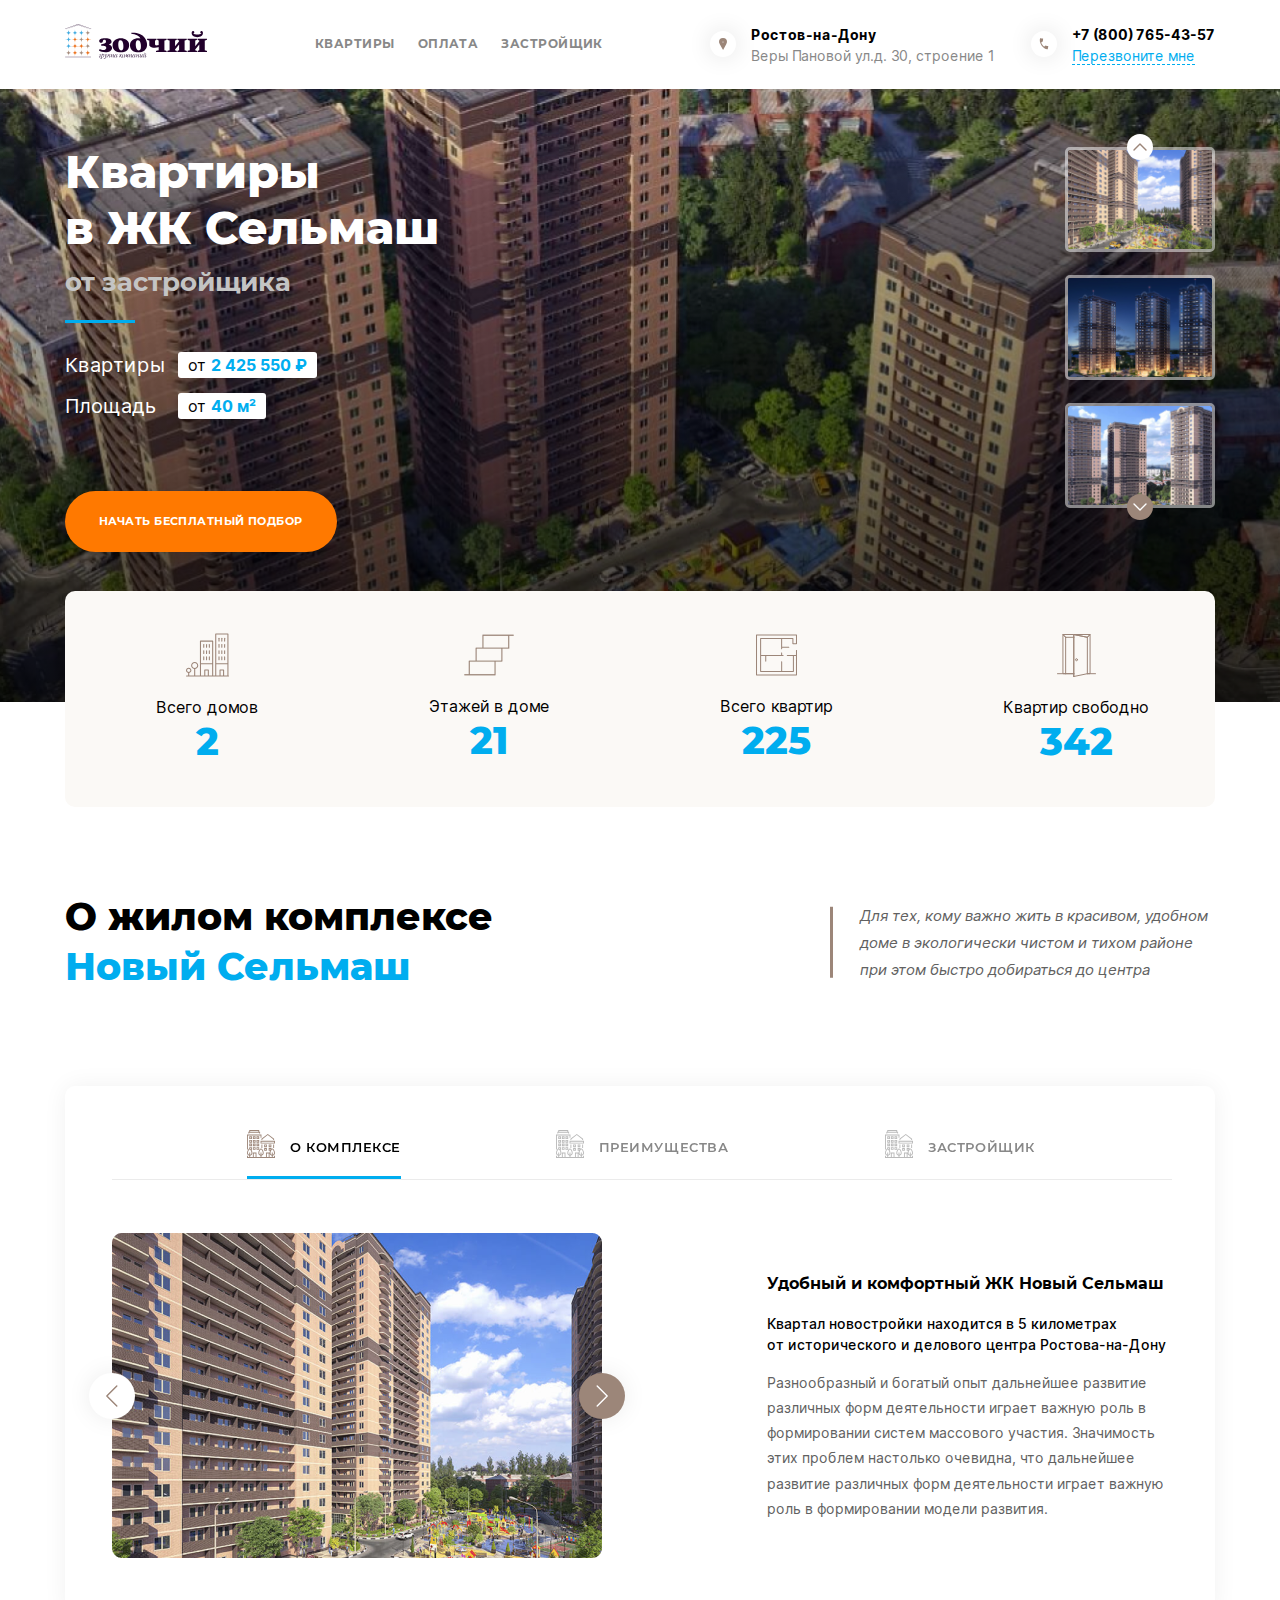
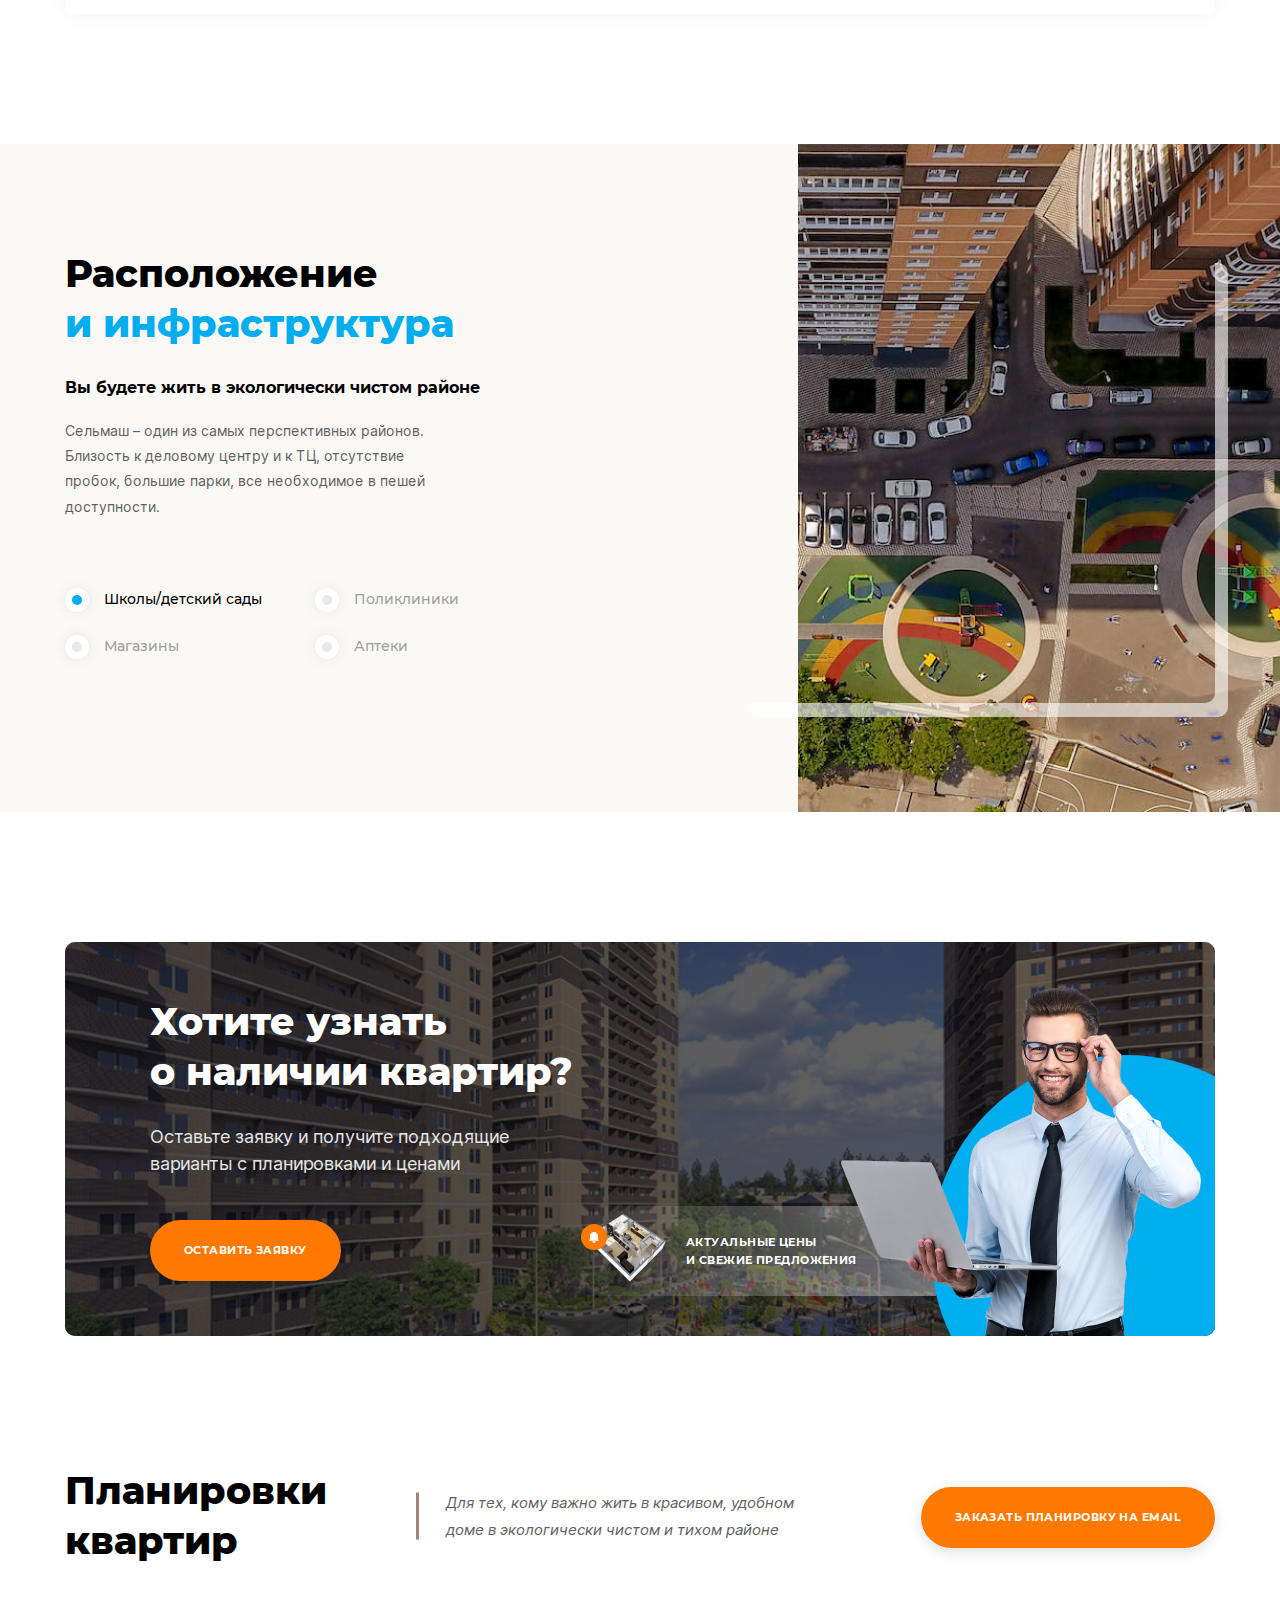
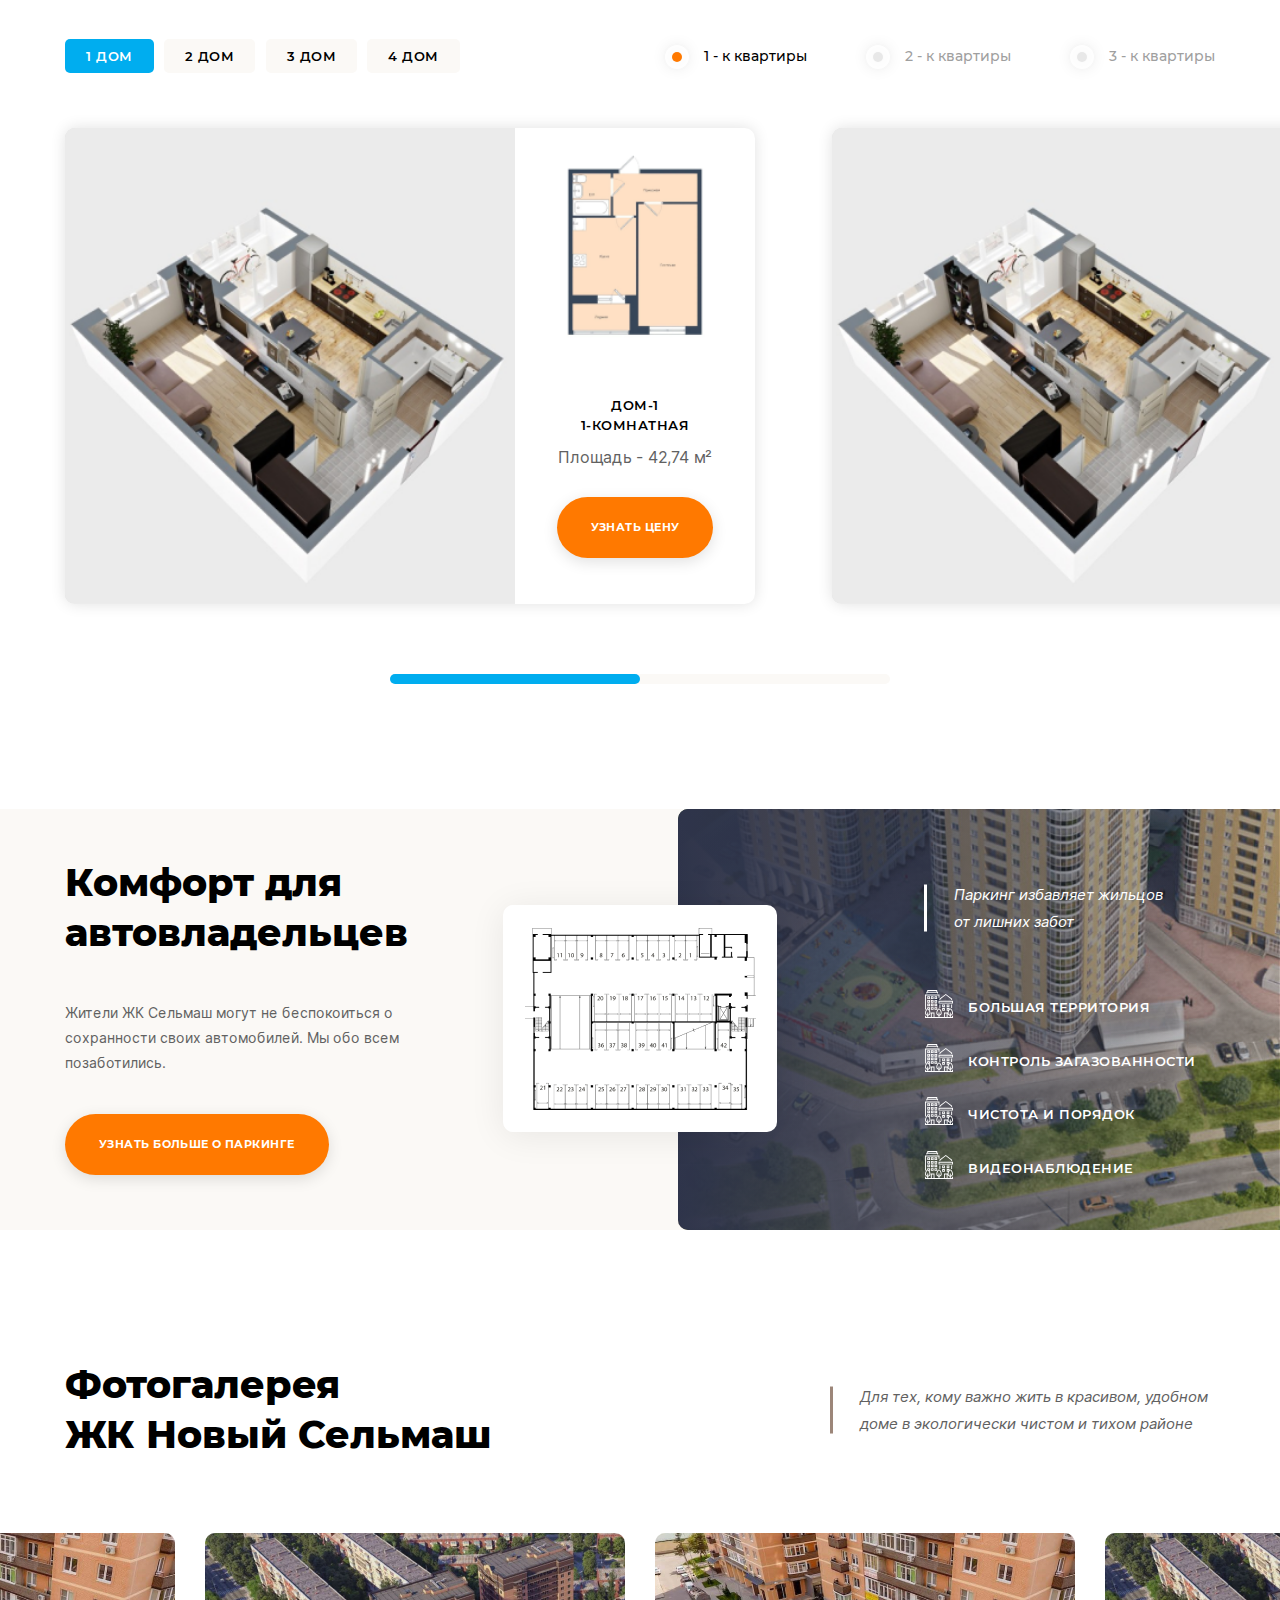
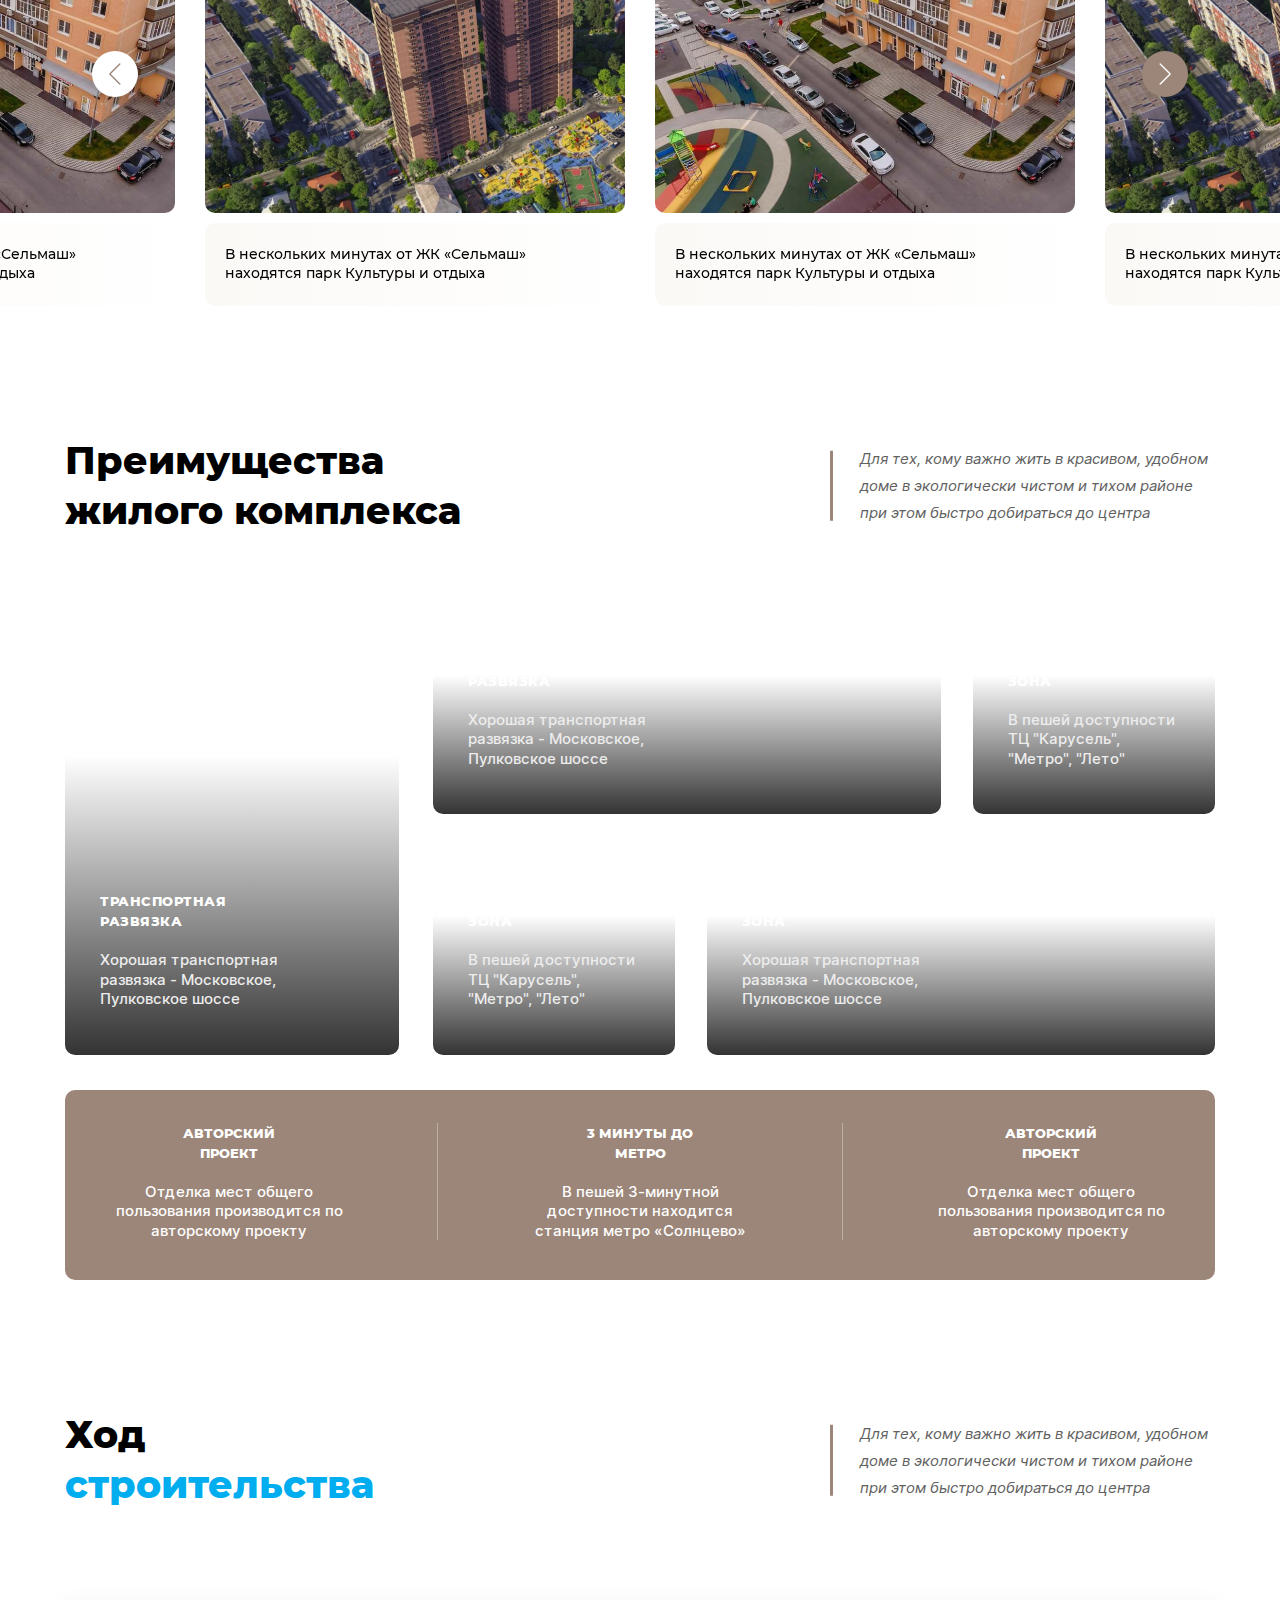
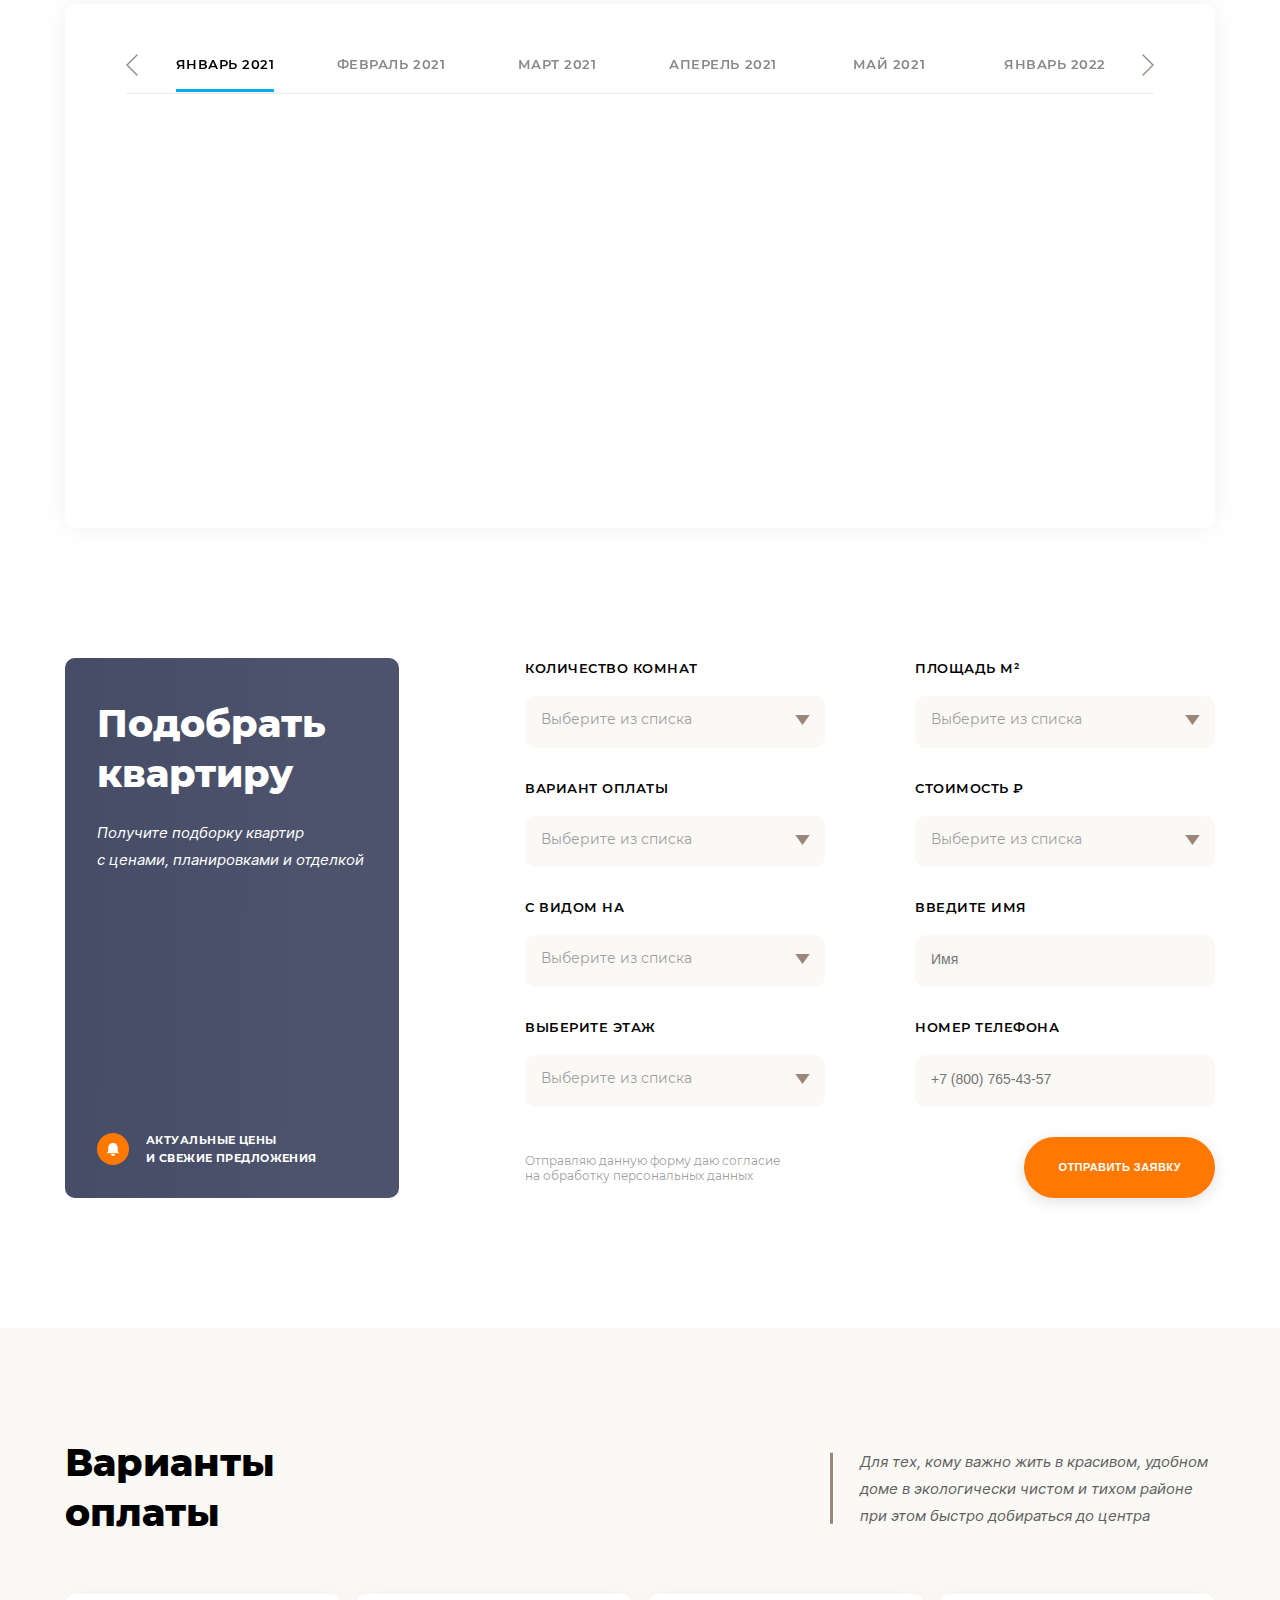
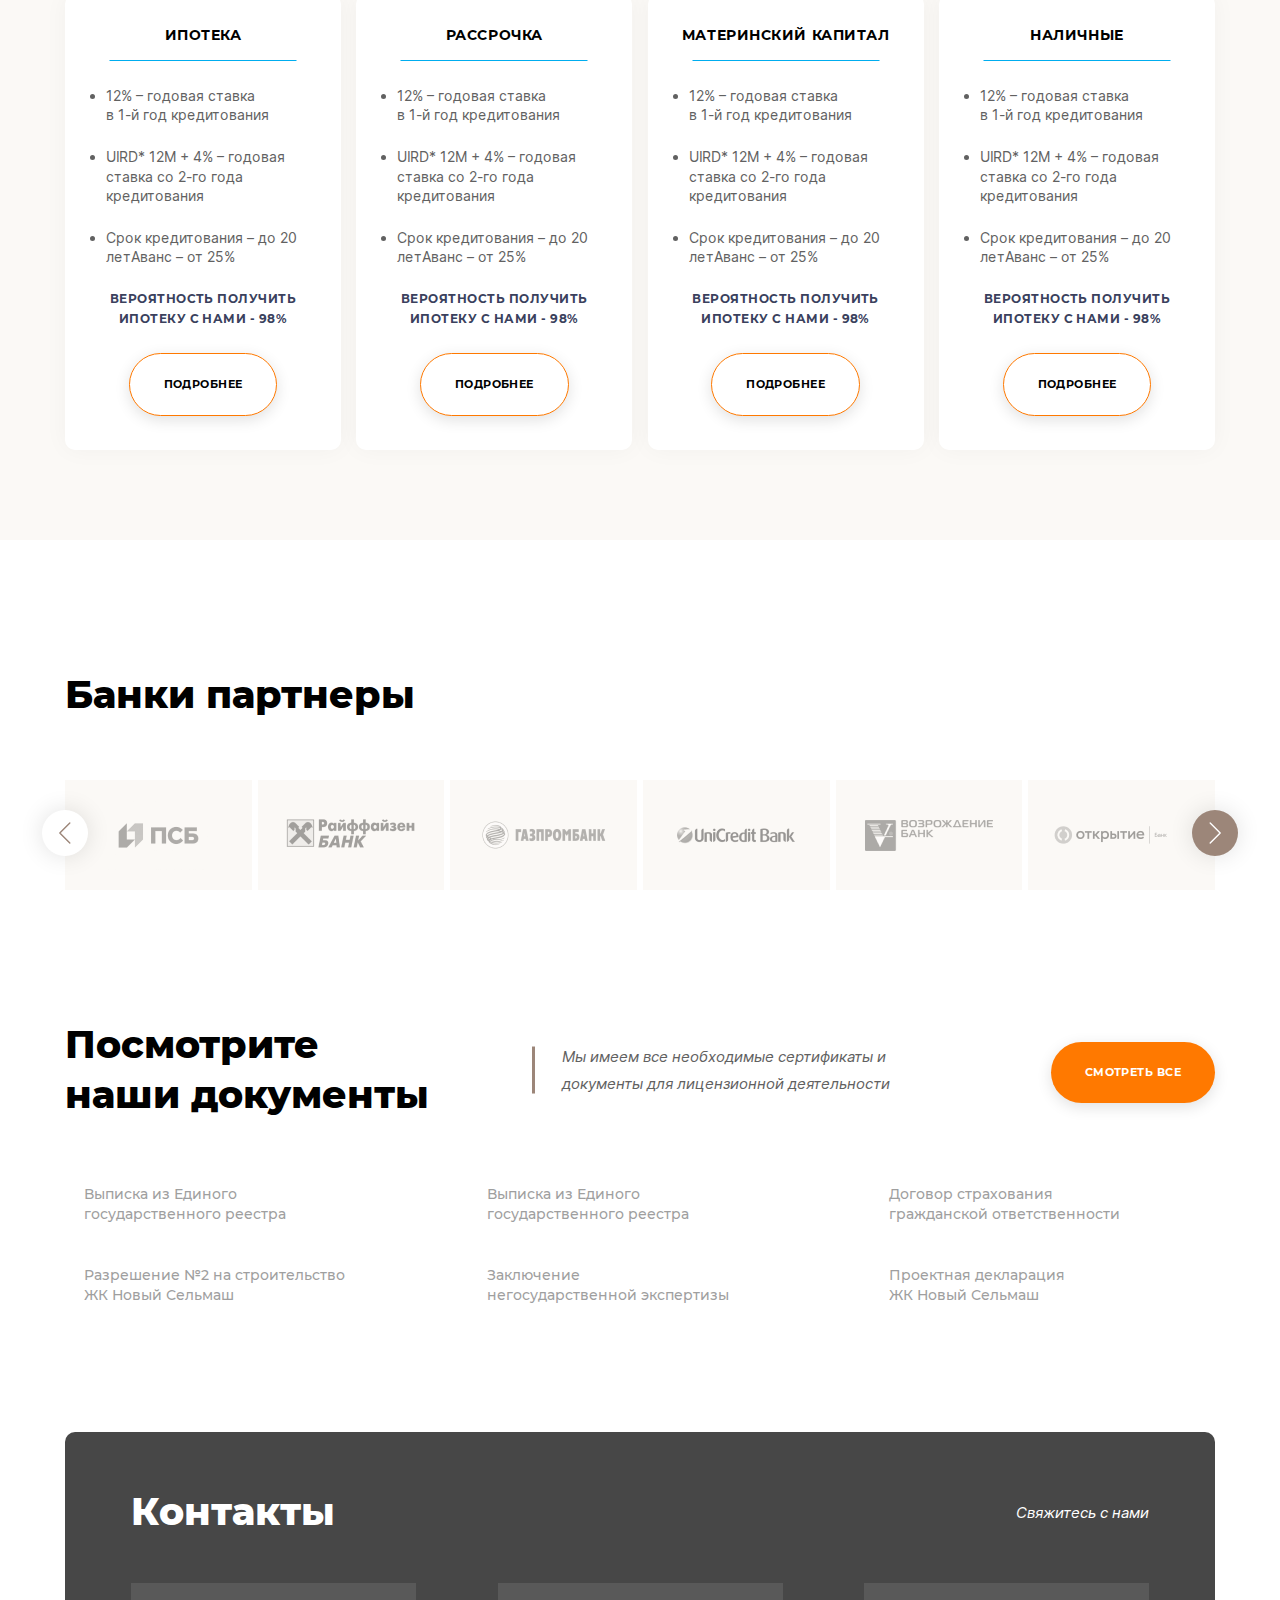
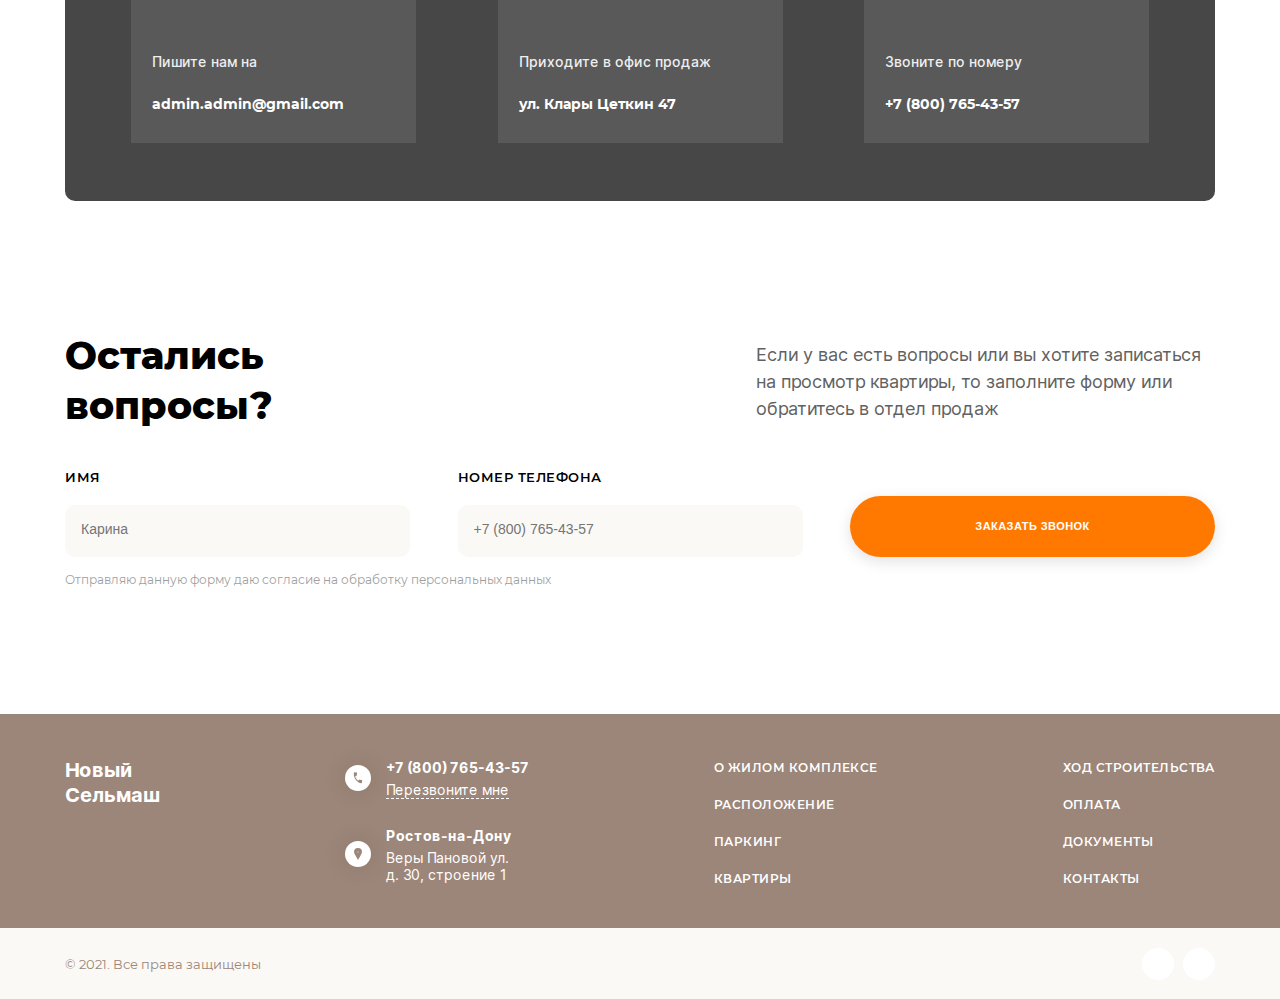
<file: selmash.min/index.html>
<!DOCTYPE html>
<html lang="ru">
<head>
    <meta charset="UTF-8">
    <meta http-equiv="X-UA-Compatible" content="IE=edge">
    <meta name="viewport" content="width=device-width, initial-scale=1.0">
    <link rel="stylesheet" href="libs/swiper.min.css">
    <link rel="stylesheet" href="css/main.min.css">
    <title>Document</title>
</head>
<body>
    <header class="header">
        <div class="container">
            <div class="header__inner">
                <div class="logo header__logo">
                    <img loading="lazy" src="img/logo.svg" alt="Logo" loading="lazy">
                </div>
                <div class="jump-menu">
                    <div class="jump-menu__wrapper">
                        <nav class="page-nav">
                            <ul class="page-nav__list">
                                <li class="page-nav__item">
                                    <a href="#apartments" class="page-nav__link">
                                        Квартиры
                                    </a>
                                </li>
                                <li class="page-nav__item">
                                    <a href="#payment" class="page-nav__link">
                                        Оплата
                                    </a>
                                </li>
                                <li class="page-nav__item">
                                    <a href="#building" class="page-nav__link">
                                        Застройщик
                                    </a>
                                </li>
                            </ul>
                        </nav>
                        <div class="contacts header__contacts">
                            <div class="contacts__item contacts__item-address">
                                <div class="contacts__icon">
                                    <img loading="lazy" src="img/location.svg" alt="Location">
                                </div>
                                <div class="contacts__content">
                                    <div class="contacts__title">
                                        Ростов-на-Дону
                                    </div>
                                    <div class="contacts__text">
                                        Веры Пановой ул.д. 30, строение 1
                                    </div>
                                </div>
                            </div>
                            <div class="contacts__item contacts__item-phone">
                                <div class="contacts__icon">
                                    <img loading="lazy" src="img/phone.svg" alt="Location" loading="lazy">
                                </div>
                                <div class="contacts__content">
                                    <div class="contacts__title">
                                        <a href="tel:+78007654357" class="phone-link">
                                            +7 (800) 765-43-57
                                        </a>
                                    </div>
                                    <div class="contacts__text">
                                        <a href="#consultation" class="callback-link">
                                            Перезвоните мне
                                        </a>
                                    </div>
                                </div>
                            </div>
                        </div>
                        <div class="jump-menu__close" tabindex="0">
                            <img loading="lazy" src="img/close.png" alt="" loading="lazy">
                        </div>
                    </div>
                </div>
                <button class="burger-menu" tabindex="0">
                    <span class="burger-menu__item"></span>
                    <span class="burger-menu__item"></span>
                    <span class="burger-menu__item"></span>
                </button>
            </div>
        </div>
    </header>
    <section class="intro" id="intro">
        <div class="container">
            <div class="intro__inner">
            </div>
        </div>
        <div class="intro-tabs">
            <div class="container">
                <div class="intro-tabs__wrapper">
                    <div class="swiper-btn intro-tabs-prev">
                        <div class="swiper-btn__wrapper">
                            <svg width="14" height="8" viewBox="0 0 14 8" fill="none" xmlns="http://www.w3.org/2000/svg">
                                <path d="M0.999878 1L7.00596 7L12.9999 1" stroke="white" stroke-width="1.4" stroke-miterlimit="10" stroke-linecap="round" stroke-linejoin="round"/>
                            </svg>
                        </div>
                    </div>
                    <div class="intro-tabs__nav tabs__nav">
                        <div class="intro-tabs__header-swiper swiper-container">
                            <div class="swiper-wrapper">
                                <div class="swiper-slide">
                                    <a href="#content-1" class="intro-tabs__link tabs__link tabs__link_active">
                                        <div class="intro-tabs__thumb">
                                            <img loading="lazy" src="img/thumb1.png" alt="" loading="lazy">
                                        </div> 
                                    </a>
                                </div>
                                <div class="swiper-slide">
                                    <a href="#content-2" class="intro-tabs__link tabs__link">
                                        <div class="intro-tabs__thumb">
                                            <img loading="lazy" src="img/thumb2.png" alt="" loading="lazy">
                                        </div> 
                                    </a>
                                </div>
                                <div class="swiper-slide">
                                    <a href="#content-3" class="intro-tabs__link tabs__link">
                                        <div class="intro-tabs__thumb">
                                            <img loading="lazy" src="img/thumb3.png" alt="" loading="lazy">
                                        </div> 
                                    </a>
                                </div>
                                <div class="swiper-slide">
                                    <a href="#content-4" class="intro-tabs__link tabs__link">
                                        <div class="intro-tabs__thumb">
                                            <img loading="lazy" src="img/thumb3.png" alt="" loading="lazy">
                                        </div> 
                                    </a>
                                </div>
                            </div>
                        </div>
                    </div>
                    <div class="swiper-btn intro-tabs-next">
                        <div class="swiper-btn__wrapper">
                            <svg width="14" height="8" viewBox="0 0 14 8" fill="none" xmlns="http://www.w3.org/2000/svg">
                                <path d="M0.999878 1L7.00596 7L12.9999 1" stroke="white" stroke-width="1.4" stroke-miterlimit="10" stroke-linecap="round" stroke-linejoin="round"/>
                            </svg>
                        </div>
                    </div>
                </div>
            </div>
            <div class="intro-tabs__content tabs__content">
                <div class="tabs__pane tabs__pane_fade tabs__pane_show" id="content-1">
                    <div class="tabs__pane-bg">
                        <img loading="lazy" src="img/tabs-pane_bg1.jpg" alt="" loading="lazy">
                    </div>
                    <div class="tabs__pane-overlay"></div>
                    <div class="container">
                        <div class="tabs__pane-content">
                            <div class="tabs__pane-title page-title">
                                <h1>Квартиры <br> в ЖК Сельмаш</h1>
                            </div>
                            <div class="tabs__pane-subtitle page-subtitle">
                                от застройщика
                            </div>
                            <div class="info-list">
                                <div class="info-list__item">
                                    <p>Квартиры</p> <span class="white-bg">от <span class="color-blue">2 425 550 ₽</span></span>
                                </div>
                                <div class="info-list__item">
                                    <p>Площадь</p> <span class="white-bg">от <span class="color-blue">40 м²</span></span>
                                </div>
                            </div>
                            <div class="tabs__pane-btn page-btn">
                                <a href="#apartments" class="page-btn__link">
                                    Начать бесплатный подбор 
                                </a>
                            </div>

                        </div>
                    </div>
                </div>
                <div class="tabs__pane" id="content-2">
                    <div class="tabs__pane-bg">
                        <img loading="lazy" src="img/thumb2.png" alt="" loading="lazy">
                    </div>
                    <div class="tabs__pane-overlay"></div>
                    <div class="container">
                        <div class="tabs__pane-content">
                            <div class="tabs__pane-title page-title">
                                <h1>Экран 2</h1>
                            </div>
                            <div class="tabs__pane-subtitle page-subtitle">
                                от застройщика
                            </div>
                            <div class="info-list">
                                <div class="info-list__item">
                                    <p>Квартиры</p> <span class="white-bg">от <span class="color-blue">2 425 550 ₽</span></span>
                                </div>
                                <div class="info-list__item">
                                    <p>Площадь</p> <span class="white-bg">от <span class="color-blue">40 м²</span></span>
                                </div>
                            </div>
                            <div class="tabs__pane-btn page-btn">
                                <a href="#apartments" class="page-btn__link">
                                    Начать бесплатный подбор 
                                </a>
                            </div>

                        </div>
                    </div>
                </div>
                <div class="tabs__pane" id="content-3">
                    <div class="tabs__pane-bg">
                        <img loading="lazy" src="img/thumb3.png" alt="" loading="lazy">
                    </div>
                    <div class="tabs__pane-overlay"></div>
                    <div class="container">
                        <div class="tabs__pane-content">
                            <div class="tabs__pane-title page-title">
                                <h1>Экран 3</h1>
                            </div>
                            <div class="tabs__pane-subtitle page-subtitle">
                                от застройщика
                            </div>
                            <div class="info-list">
                                <div class="info-list__item">
                                    <p>Квартиры</p> <span class="white-bg">от <span class="color-blue">2 425 550 ₽</span></span>
                                </div>
                                <div class="info-list__item">
                                    <p>Площадь</p> <span class="white-bg">от <span class="color-blue">40 м²</span></span>
                                </div>
                            </div>
                            <div class="tabs__pane-btn page-btn">
                                <a href="#apartments" class="page-btn__link">
                                    Начать бесплатный подбор 
                                </a>
                            </div>
                        </div>
                    </div>
                </div>
                <div class="tabs__pane" id="content-4">
                    <div class="tabs__pane-bg">
                        <img loading="lazy" src="img/thumb3.png" alt="" loading="lazy">
                    </div>
                    <div class="tabs__pane-overlay"></div>
                    <div class="container">
                        <div class="tabs__pane-content">
                            <div class="tabs__pane-title page-title">
                                <h1>Экран 4</h1>
                            </div>
                            <div class="tabs__pane-subtitle page-subtitle">
                                от застройщика
                            </div>
                            <div class="info-list">
                                <div class="info-list__item">
                                    <p>Квартиры</p> <span class="white-bg">от <span class="color-blue">2 425 550 ₽</span></span>
                                </div>
                                <div class="info-list__item">
                                    <p>Площадь</p> <span class="white-bg">от <span class="color-blue">40 м²</span></span>
                                </div>
                            </div>
                            <div class="tabs__pane-btn page-btn">
                                <a href="#apartments" class="page-btn__link">
                                    Начать бесплатный подбор 
                                </a>
                            </div>
                        </div>
                    </div>
                </div>
            </div>

        </div>
    </section>
    <section class="about" id="about">
        <div class="container">
            <div class="about__inner">
                <div class="numbers">
                    <div class="numbers__list">
                        <div class="numbers__item">
                            <div class="numbers__pic">
                                <img loading="lazy" src="img/number1.svg" alt="Дом" loading="lazy">
                            </div>
                            <div class="numbers__text">
                                Всего домов
                            </div>
                            <div class="numbers__num">
                                2
                            </div>
                        </div>
                        <div class="numbers__item">
                            <div class="numbers__pic">
                                <img loading="lazy" src="img/number2.svg" alt="Дом">
                            </div>
                            <div class="numbers__text">
                                Этажей в доме
                            </div>
                            <div class="numbers__num">
                                21
                            </div>
                        </div>
                        <div class="numbers__item">
                            <div class="numbers__pic">
                                <img loading="lazy" src="img/number3.svg" alt="Дом">
                            </div>
                            <div class="numbers__text">
                                Всего квартир
                            </div>
                            <div class="numbers__num">
                                225
                            </div>
                        </div>
                        <div class="numbers__item">
                            <div class="numbers__pic">
                                <img loading="lazy" src="img/number4.svg" alt="Дом">
                            </div>
                            <div class="numbers__text">
                                Квартир свободно
                            </div>
                            <div class="numbers__num">
                                342
                            </div>
                        </div>
                    </div>
                </div>
                <div class="section-title about__title">
                    <h2>О жилом комплексе <br>
                        <span class="color-blue">Новый Сельмаш</span> </h2>
                    <div class="section-title__text">
                        Для тех, кому важно жить в красивом, удобном
                        доме в экологически чистом и тихом районе 
                        при этом быстро добираться до центра
                    </div>
                </div>
                <div class="about__content">
                    <div class="about-tabs">
                        <div class="about-tabs__nav-swiper">
                            <div class="about-btn-prev about-btn">
                                <svg width="12" height="22" viewBox="0 0 12 22" fill="none" xmlns="http://www.w3.org/2000/svg">
                                    <path d="M11 21L1 10.9899L11 1" stroke="#9C8679" stroke-width="1.4" stroke-miterlimit="10" stroke-linecap="round" stroke-linejoin="round"/>
                                </svg>
                            </div>
                            <div class="tabs__nav about-tabs__nav about-tabs__swiper-container">
                                <div class="swiper-wrapper">
                                    <div class="swiper-slide">
                                        <a href="#content-about-1" class="about-tabs__link tabs__link tabs__link_active">
                                            <div class="about-tabs__nav-item">
                                                <div class="about-tabs__nav-icon">
                                                    <svg width="28" height="28" viewBox="0 0 28 28" fill="none" xmlns="http://www.w3.org/2000/svg">
                                                        <path d="M13.5484 10.8387V13.5484H28V10.8387H13.5484ZM27.0968 12.6452H14.4516V11.7419H27.0968V12.6452Z" fill="#B9B9B9"/>
                                                        <path d="M14.4516 9.93548H15.3548V9.25445L20.7742 5.08606L26.1935 9.25445V9.93548H27.0968V8.81006L20.7742 3.94619L14.4516 8.81006V9.93548Z" fill="#B9B9B9"/>
                                                        <path d="M28 23.0323C28 21.765 27.5642 20.5226 26.7725 19.5332L26.3769 19.0386C26.1118 18.7067 25.7157 18.5161 25.2903 18.5161C24.953 18.5161 24.6368 18.6403 24.3871 18.8553V18.0645H21.6774V20.7742H23.0589C22.7473 21.4823 22.5806 22.2523 22.5806 23.0323C22.5806 24.3722 23.5593 25.485 24.8387 25.7013V27.0968H22.5806V23.0323V22.5806H18.9677V27.0968H14.4516V25.7013C15.731 25.4854 16.7097 24.3726 16.7097 23.0323C16.7097 21.765 16.2739 20.5226 15.4822 19.5332L15.0866 19.0386C14.8215 18.7067 14.4254 18.5161 14 18.5161C13.5746 18.5161 13.1785 18.7067 12.9139 19.0382L12.5178 19.5332C11.7261 20.5226 11.2903 21.765 11.2903 23.0323C11.2903 24.3722 12.269 25.485 13.5484 25.7013V27.0968H9.48387V22.5806H5.87097V27.0968H3.16129V25.7013C4.44071 25.4854 5.41935 24.3726 5.41935 23.0323C5.41935 21.905 5.07252 20.7986 4.43935 19.871H4.96774V17.1613H2.25806V18.5997C2.01239 18.6841 1.79019 18.8291 1.62355 19.0382L1.22748 19.5332C0.435806 20.5226 0 21.765 0 23.0323C0 24.3722 0.978645 25.485 2.25806 25.7013V27.0968H0.903226V25.7419H0V28H28V25.7419H27.0968V27.0968H25.7419V25.7013C27.0214 25.485 28 24.3722 28 23.0323ZM3.16129 18.0645H4.06452V18.9677H3.72535C3.56819 18.7975 3.37581 18.6737 3.16129 18.5997V18.0645ZM2.25806 22.5806V24.7746C1.48129 24.5727 0.903226 23.8718 0.903226 23.0323C0.903226 21.9692 1.26903 20.9273 1.93245 20.0977L2.32852 19.6023C2.422 19.4857 2.56065 19.4194 2.70968 19.4194C2.85871 19.4194 2.99735 19.4857 3.09084 19.6027L3.4869 20.0977C4.15032 20.9273 4.51613 21.9692 4.51613 23.0323C4.51613 23.8718 3.93806 24.5727 3.16129 24.7746V22.5806H2.25806ZM8.58064 27.0968H6.77419V23.4839H8.58064V27.0968ZM13.5484 22.5806V24.7746C12.7716 24.5727 12.1935 23.8718 12.1935 23.0323C12.1935 21.9692 12.5594 20.9273 13.2228 20.0977L13.6188 19.6023C13.7123 19.4857 13.851 19.4194 14 19.4194C14.149 19.4194 14.2877 19.4857 14.3812 19.6027L14.7772 20.0977C15.4406 20.9273 15.8065 21.9692 15.8065 23.0323C15.8065 23.8718 15.2284 24.5727 14.4516 24.7746V22.5806H13.5484ZM21.6774 27.0968H19.871V23.4839H21.6774V27.0968ZM22.5806 19.871V18.9677H23.4839V19.871H22.5806ZM24.8387 22.5806V24.7746C24.0619 24.5727 23.4839 23.8718 23.4839 23.0323C23.4839 21.9692 23.8497 20.9273 24.5131 20.0977L24.9092 19.6023C25.0026 19.4857 25.1413 19.4194 25.2903 19.4194C25.4394 19.4194 25.578 19.4857 25.6715 19.6027L26.0675 20.0977C26.731 20.9273 27.0968 21.9692 27.0968 23.0323C27.0968 23.8718 26.5187 24.5727 25.7419 24.7746V22.5806H24.8387Z" fill="#B9B9B9"/>
                                                        <path d="M15.3548 14.4516H14.4516V18.0645H15.3548V14.4516Z" fill="#B9B9B9"/>
                                                        <path d="M27.0968 14.4516H26.1935V18.0645H27.0968V14.4516Z" fill="#B9B9B9"/>
                                                        <path d="M24.3871 14.4516H21.6774V17.1613H24.3871V14.4516ZM23.4839 16.2581H22.5806V15.3548H23.4839V16.2581Z" fill="#B9B9B9"/>
                                                        <path d="M19.871 14.4516H17.1613V17.1613H19.871V14.4516ZM18.9677 16.2581H18.0645V15.3548H18.9677V16.2581Z" fill="#B9B9B9"/>
                                                        <path d="M8.58064 6.32258H5.87097V9.03226H8.58064V6.32258ZM7.67742 8.12903H6.77419V7.22581H7.67742V8.12903Z" fill="#B9B9B9"/>
                                                        <path d="M12.1935 6.32258H9.48387V9.03226H12.1935V6.32258ZM11.2903 8.12903H10.3871V7.22581H11.2903V8.12903Z" fill="#B9B9B9"/>
                                                        <path d="M4.96774 6.32258H2.25806V9.03226H4.96774V6.32258ZM4.06452 8.12903H3.16129V7.22581H4.06452V8.12903Z" fill="#B9B9B9"/>
                                                        <path d="M8.58064 9.93548H5.87097V12.6452H8.58064V9.93548ZM7.67742 11.7419H6.77419V10.8387H7.67742V11.7419Z" fill="#B9B9B9"/>
                                                        <path d="M12.1935 9.93548H9.48387V12.6452H12.1935V9.93548ZM11.2903 11.7419H10.3871V10.8387H11.2903V11.7419Z" fill="#B9B9B9"/>
                                                        <path d="M4.96774 9.93548H2.25806V12.6452H4.96774V9.93548ZM4.06452 11.7419H3.16129V10.8387H4.06452V11.7419Z" fill="#B9B9B9"/>
                                                        <path d="M8.58064 13.5484H5.87097V16.2581H8.58064V13.5484ZM7.67742 15.3548H6.77419V14.4516H7.67742V15.3548Z" fill="#B9B9B9"/>
                                                        <path d="M12.1935 13.5484H9.48387V16.2581H12.1935V13.5484ZM11.2903 15.3548H10.3871V14.4516H11.2903V15.3548Z" fill="#B9B9B9"/>
                                                        <path d="M2.25806 16.2581H4.96774V13.5484H2.25806V16.2581ZM3.16129 14.4516H4.06452V15.3548H3.16129V14.4516Z" fill="#B9B9B9"/>
                                                        <path d="M5.87097 19.871H8.58064V17.1613H5.87097V19.871ZM6.77419 18.0645H7.67742V18.9677H6.77419V18.0645Z" fill="#B9B9B9"/>
                                                        <path d="M9.48387 19.871H12.1935V17.1613H9.48387V19.871ZM10.3871 18.0645H11.2903V18.9677H10.3871V18.0645Z" fill="#B9B9B9"/>
                                                        <path d="M17.1613 20.7742H19.871V18.0645H17.1613V20.7742ZM18.0645 18.9677H18.9677V19.871H18.0645V18.9677Z" fill="#B9B9B9"/>
                                                        <path d="M0.903226 5.41935H13.5484V7.67742H14.4516V4.51613H0V19.4194H0.903226V5.41935Z" fill="#B9B9B9"/>
                                                        <path d="M2.25806 2.70968H12.1935V3.6129H13.0968V1.80645H12.1935V0H2.25806V1.80645H1.35484V3.6129H2.25806V2.70968ZM3.16129 0.903226H11.2903V1.80645H3.16129V0.903226Z" fill="#B9B9B9"/>
                                                    </svg>                                            
                                                </div>
                                                <div class="about-tabs__nav-text">
                                                    О комплексе
                                                </div>
                                            </div>
                                        </a>
                                    </div>
                                    <div class="swiper-slide">
                                        <a href="#content-about-2" class="about-tabs__link tabs__link">
                                            <div class="about-tabs__nav-item">
                                                <div class="about-tabs__nav-icon">
                                                    <svg width="28" height="28" viewBox="0 0 28 28" fill="none" xmlns="http://www.w3.org/2000/svg">
                                                        <path d="M13.5484 10.8387V13.5484H28V10.8387H13.5484ZM27.0968 12.6452H14.4516V11.7419H27.0968V12.6452Z" fill="#B9B9B9"/>
                                                        <path d="M14.4516 9.93548H15.3548V9.25445L20.7742 5.08606L26.1935 9.25445V9.93548H27.0968V8.81006L20.7742 3.94619L14.4516 8.81006V9.93548Z" fill="#B9B9B9"/>
                                                        <path d="M28 23.0323C28 21.765 27.5642 20.5226 26.7725 19.5332L26.3769 19.0386C26.1118 18.7067 25.7157 18.5161 25.2903 18.5161C24.953 18.5161 24.6368 18.6403 24.3871 18.8553V18.0645H21.6774V20.7742H23.0589C22.7473 21.4823 22.5806 22.2523 22.5806 23.0323C22.5806 24.3722 23.5593 25.485 24.8387 25.7013V27.0968H22.5806V23.0323V22.5806H18.9677V27.0968H14.4516V25.7013C15.731 25.4854 16.7097 24.3726 16.7097 23.0323C16.7097 21.765 16.2739 20.5226 15.4822 19.5332L15.0866 19.0386C14.8215 18.7067 14.4254 18.5161 14 18.5161C13.5746 18.5161 13.1785 18.7067 12.9139 19.0382L12.5178 19.5332C11.7261 20.5226 11.2903 21.765 11.2903 23.0323C11.2903 24.3722 12.269 25.485 13.5484 25.7013V27.0968H9.48387V22.5806H5.87097V27.0968H3.16129V25.7013C4.44071 25.4854 5.41935 24.3726 5.41935 23.0323C5.41935 21.905 5.07252 20.7986 4.43935 19.871H4.96774V17.1613H2.25806V18.5997C2.01239 18.6841 1.79019 18.8291 1.62355 19.0382L1.22748 19.5332C0.435806 20.5226 0 21.765 0 23.0323C0 24.3722 0.978645 25.485 2.25806 25.7013V27.0968H0.903226V25.7419H0V28H28V25.7419H27.0968V27.0968H25.7419V25.7013C27.0214 25.485 28 24.3722 28 23.0323ZM3.16129 18.0645H4.06452V18.9677H3.72535C3.56819 18.7975 3.37581 18.6737 3.16129 18.5997V18.0645ZM2.25806 22.5806V24.7746C1.48129 24.5727 0.903226 23.8718 0.903226 23.0323C0.903226 21.9692 1.26903 20.9273 1.93245 20.0977L2.32852 19.6023C2.422 19.4857 2.56065 19.4194 2.70968 19.4194C2.85871 19.4194 2.99735 19.4857 3.09084 19.6027L3.4869 20.0977C4.15032 20.9273 4.51613 21.9692 4.51613 23.0323C4.51613 23.8718 3.93806 24.5727 3.16129 24.7746V22.5806H2.25806ZM8.58064 27.0968H6.77419V23.4839H8.58064V27.0968ZM13.5484 22.5806V24.7746C12.7716 24.5727 12.1935 23.8718 12.1935 23.0323C12.1935 21.9692 12.5594 20.9273 13.2228 20.0977L13.6188 19.6023C13.7123 19.4857 13.851 19.4194 14 19.4194C14.149 19.4194 14.2877 19.4857 14.3812 19.6027L14.7772 20.0977C15.4406 20.9273 15.8065 21.9692 15.8065 23.0323C15.8065 23.8718 15.2284 24.5727 14.4516 24.7746V22.5806H13.5484ZM21.6774 27.0968H19.871V23.4839H21.6774V27.0968ZM22.5806 19.871V18.9677H23.4839V19.871H22.5806ZM24.8387 22.5806V24.7746C24.0619 24.5727 23.4839 23.8718 23.4839 23.0323C23.4839 21.9692 23.8497 20.9273 24.5131 20.0977L24.9092 19.6023C25.0026 19.4857 25.1413 19.4194 25.2903 19.4194C25.4394 19.4194 25.578 19.4857 25.6715 19.6027L26.0675 20.0977C26.731 20.9273 27.0968 21.9692 27.0968 23.0323C27.0968 23.8718 26.5187 24.5727 25.7419 24.7746V22.5806H24.8387Z" fill="#B9B9B9"/>
                                                        <path d="M15.3548 14.4516H14.4516V18.0645H15.3548V14.4516Z" fill="#B9B9B9"/>
                                                        <path d="M27.0968 14.4516H26.1935V18.0645H27.0968V14.4516Z" fill="#B9B9B9"/>
                                                        <path d="M24.3871 14.4516H21.6774V17.1613H24.3871V14.4516ZM23.4839 16.2581H22.5806V15.3548H23.4839V16.2581Z" fill="#B9B9B9"/>
                                                        <path d="M19.871 14.4516H17.1613V17.1613H19.871V14.4516ZM18.9677 16.2581H18.0645V15.3548H18.9677V16.2581Z" fill="#B9B9B9"/>
                                                        <path d="M8.58064 6.32258H5.87097V9.03226H8.58064V6.32258ZM7.67742 8.12903H6.77419V7.22581H7.67742V8.12903Z" fill="#B9B9B9"/>
                                                        <path d="M12.1935 6.32258H9.48387V9.03226H12.1935V6.32258ZM11.2903 8.12903H10.3871V7.22581H11.2903V8.12903Z" fill="#B9B9B9"/>
                                                        <path d="M4.96774 6.32258H2.25806V9.03226H4.96774V6.32258ZM4.06452 8.12903H3.16129V7.22581H4.06452V8.12903Z" fill="#B9B9B9"/>
                                                        <path d="M8.58064 9.93548H5.87097V12.6452H8.58064V9.93548ZM7.67742 11.7419H6.77419V10.8387H7.67742V11.7419Z" fill="#B9B9B9"/>
                                                        <path d="M12.1935 9.93548H9.48387V12.6452H12.1935V9.93548ZM11.2903 11.7419H10.3871V10.8387H11.2903V11.7419Z" fill="#B9B9B9"/>
                                                        <path d="M4.96774 9.93548H2.25806V12.6452H4.96774V9.93548ZM4.06452 11.7419H3.16129V10.8387H4.06452V11.7419Z" fill="#B9B9B9"/>
                                                        <path d="M8.58064 13.5484H5.87097V16.2581H8.58064V13.5484ZM7.67742 15.3548H6.77419V14.4516H7.67742V15.3548Z" fill="#B9B9B9"/>
                                                        <path d="M12.1935 13.5484H9.48387V16.2581H12.1935V13.5484ZM11.2903 15.3548H10.3871V14.4516H11.2903V15.3548Z" fill="#B9B9B9"/>
                                                        <path d="M2.25806 16.2581H4.96774V13.5484H2.25806V16.2581ZM3.16129 14.4516H4.06452V15.3548H3.16129V14.4516Z" fill="#B9B9B9"/>
                                                        <path d="M5.87097 19.871H8.58064V17.1613H5.87097V19.871ZM6.77419 18.0645H7.67742V18.9677H6.77419V18.0645Z" fill="#B9B9B9"/>
                                                        <path d="M9.48387 19.871H12.1935V17.1613H9.48387V19.871ZM10.3871 18.0645H11.2903V18.9677H10.3871V18.0645Z" fill="#B9B9B9"/>
                                                        <path d="M17.1613 20.7742H19.871V18.0645H17.1613V20.7742ZM18.0645 18.9677H18.9677V19.871H18.0645V18.9677Z" fill="#B9B9B9"/>
                                                        <path d="M0.903226 5.41935H13.5484V7.67742H14.4516V4.51613H0V19.4194H0.903226V5.41935Z" fill="#B9B9B9"/>
                                                        <path d="M2.25806 2.70968H12.1935V3.6129H13.0968V1.80645H12.1935V0H2.25806V1.80645H1.35484V3.6129H2.25806V2.70968ZM3.16129 0.903226H11.2903V1.80645H3.16129V0.903226Z" fill="#B9B9B9"/>
                                                    </svg>                                            
                                                </div>
                                                <div class="about-tabs__nav-text">
                                                    преимущества
                                                </div>
                                            </div>
                                        </a>
                                    </div>
                                    <div class="swiper-slide">
                                        <a href="#content-about-3" class="about-tabs__link tabs__link">
                                            <div class="about-tabs__nav-item">
                                                <div class="about-tabs__nav-icon">
                                                    <svg width="28" height="28" viewBox="0 0 28 28" fill="none" xmlns="http://www.w3.org/2000/svg">
                                                        <path d="M13.5484 10.8387V13.5484H28V10.8387H13.5484ZM27.0968 12.6452H14.4516V11.7419H27.0968V12.6452Z" fill="#B9B9B9"/>
                                                        <path d="M14.4516 9.93548H15.3548V9.25445L20.7742 5.08606L26.1935 9.25445V9.93548H27.0968V8.81006L20.7742 3.94619L14.4516 8.81006V9.93548Z" fill="#B9B9B9"/>
                                                        <path d="M28 23.0323C28 21.765 27.5642 20.5226 26.7725 19.5332L26.3769 19.0386C26.1118 18.7067 25.7157 18.5161 25.2903 18.5161C24.953 18.5161 24.6368 18.6403 24.3871 18.8553V18.0645H21.6774V20.7742H23.0589C22.7473 21.4823 22.5806 22.2523 22.5806 23.0323C22.5806 24.3722 23.5593 25.485 24.8387 25.7013V27.0968H22.5806V23.0323V22.5806H18.9677V27.0968H14.4516V25.7013C15.731 25.4854 16.7097 24.3726 16.7097 23.0323C16.7097 21.765 16.2739 20.5226 15.4822 19.5332L15.0866 19.0386C14.8215 18.7067 14.4254 18.5161 14 18.5161C13.5746 18.5161 13.1785 18.7067 12.9139 19.0382L12.5178 19.5332C11.7261 20.5226 11.2903 21.765 11.2903 23.0323C11.2903 24.3722 12.269 25.485 13.5484 25.7013V27.0968H9.48387V22.5806H5.87097V27.0968H3.16129V25.7013C4.44071 25.4854 5.41935 24.3726 5.41935 23.0323C5.41935 21.905 5.07252 20.7986 4.43935 19.871H4.96774V17.1613H2.25806V18.5997C2.01239 18.6841 1.79019 18.8291 1.62355 19.0382L1.22748 19.5332C0.435806 20.5226 0 21.765 0 23.0323C0 24.3722 0.978645 25.485 2.25806 25.7013V27.0968H0.903226V25.7419H0V28H28V25.7419H27.0968V27.0968H25.7419V25.7013C27.0214 25.485 28 24.3722 28 23.0323ZM3.16129 18.0645H4.06452V18.9677H3.72535C3.56819 18.7975 3.37581 18.6737 3.16129 18.5997V18.0645ZM2.25806 22.5806V24.7746C1.48129 24.5727 0.903226 23.8718 0.903226 23.0323C0.903226 21.9692 1.26903 20.9273 1.93245 20.0977L2.32852 19.6023C2.422 19.4857 2.56065 19.4194 2.70968 19.4194C2.85871 19.4194 2.99735 19.4857 3.09084 19.6027L3.4869 20.0977C4.15032 20.9273 4.51613 21.9692 4.51613 23.0323C4.51613 23.8718 3.93806 24.5727 3.16129 24.7746V22.5806H2.25806ZM8.58064 27.0968H6.77419V23.4839H8.58064V27.0968ZM13.5484 22.5806V24.7746C12.7716 24.5727 12.1935 23.8718 12.1935 23.0323C12.1935 21.9692 12.5594 20.9273 13.2228 20.0977L13.6188 19.6023C13.7123 19.4857 13.851 19.4194 14 19.4194C14.149 19.4194 14.2877 19.4857 14.3812 19.6027L14.7772 20.0977C15.4406 20.9273 15.8065 21.9692 15.8065 23.0323C15.8065 23.8718 15.2284 24.5727 14.4516 24.7746V22.5806H13.5484ZM21.6774 27.0968H19.871V23.4839H21.6774V27.0968ZM22.5806 19.871V18.9677H23.4839V19.871H22.5806ZM24.8387 22.5806V24.7746C24.0619 24.5727 23.4839 23.8718 23.4839 23.0323C23.4839 21.9692 23.8497 20.9273 24.5131 20.0977L24.9092 19.6023C25.0026 19.4857 25.1413 19.4194 25.2903 19.4194C25.4394 19.4194 25.578 19.4857 25.6715 19.6027L26.0675 20.0977C26.731 20.9273 27.0968 21.9692 27.0968 23.0323C27.0968 23.8718 26.5187 24.5727 25.7419 24.7746V22.5806H24.8387Z" fill="#B9B9B9"/>
                                                        <path d="M15.3548 14.4516H14.4516V18.0645H15.3548V14.4516Z" fill="#B9B9B9"/>
                                                        <path d="M27.0968 14.4516H26.1935V18.0645H27.0968V14.4516Z" fill="#B9B9B9"/>
                                                        <path d="M24.3871 14.4516H21.6774V17.1613H24.3871V14.4516ZM23.4839 16.2581H22.5806V15.3548H23.4839V16.2581Z" fill="#B9B9B9"/>
                                                        <path d="M19.871 14.4516H17.1613V17.1613H19.871V14.4516ZM18.9677 16.2581H18.0645V15.3548H18.9677V16.2581Z" fill="#B9B9B9"/>
                                                        <path d="M8.58064 6.32258H5.87097V9.03226H8.58064V6.32258ZM7.67742 8.12903H6.77419V7.22581H7.67742V8.12903Z" fill="#B9B9B9"/>
                                                        <path d="M12.1935 6.32258H9.48387V9.03226H12.1935V6.32258ZM11.2903 8.12903H10.3871V7.22581H11.2903V8.12903Z" fill="#B9B9B9"/>
                                                        <path d="M4.96774 6.32258H2.25806V9.03226H4.96774V6.32258ZM4.06452 8.12903H3.16129V7.22581H4.06452V8.12903Z" fill="#B9B9B9"/>
                                                        <path d="M8.58064 9.93548H5.87097V12.6452H8.58064V9.93548ZM7.67742 11.7419H6.77419V10.8387H7.67742V11.7419Z" fill="#B9B9B9"/>
                                                        <path d="M12.1935 9.93548H9.48387V12.6452H12.1935V9.93548ZM11.2903 11.7419H10.3871V10.8387H11.2903V11.7419Z" fill="#B9B9B9"/>
                                                        <path d="M4.96774 9.93548H2.25806V12.6452H4.96774V9.93548ZM4.06452 11.7419H3.16129V10.8387H4.06452V11.7419Z" fill="#B9B9B9"/>
                                                        <path d="M8.58064 13.5484H5.87097V16.2581H8.58064V13.5484ZM7.67742 15.3548H6.77419V14.4516H7.67742V15.3548Z" fill="#B9B9B9"/>
                                                        <path d="M12.1935 13.5484H9.48387V16.2581H12.1935V13.5484ZM11.2903 15.3548H10.3871V14.4516H11.2903V15.3548Z" fill="#B9B9B9"/>
                                                        <path d="M2.25806 16.2581H4.96774V13.5484H2.25806V16.2581ZM3.16129 14.4516H4.06452V15.3548H3.16129V14.4516Z" fill="#B9B9B9"/>
                                                        <path d="M5.87097 19.871H8.58064V17.1613H5.87097V19.871ZM6.77419 18.0645H7.67742V18.9677H6.77419V18.0645Z" fill="#B9B9B9"/>
                                                        <path d="M9.48387 19.871H12.1935V17.1613H9.48387V19.871ZM10.3871 18.0645H11.2903V18.9677H10.3871V18.0645Z" fill="#B9B9B9"/>
                                                        <path d="M17.1613 20.7742H19.871V18.0645H17.1613V20.7742ZM18.0645 18.9677H18.9677V19.871H18.0645V18.9677Z" fill="#B9B9B9"/>
                                                        <path d="M0.903226 5.41935H13.5484V7.67742H14.4516V4.51613H0V19.4194H0.903226V5.41935Z" fill="#B9B9B9"/>
                                                        <path d="M2.25806 2.70968H12.1935V3.6129H13.0968V1.80645H12.1935V0H2.25806V1.80645H1.35484V3.6129H2.25806V2.70968ZM3.16129 0.903226H11.2903V1.80645H3.16129V0.903226Z" fill="#B9B9B9"/>
                                                    </svg>                                            
                                                </div>
                                                <div class="about-tabs__nav-text">
                                                    застройщик
                                                </div>
                                            </div>
                                        </a>
                                    </div>
                                </div>
                            </div>
                            <div class="about-btn-next about-btn">
                                <svg width="12" height="22" viewBox="0 0 12 22" fill="none" xmlns="http://www.w3.org/2000/svg">
                                    <path d="M1 1L11 11.0101L1 21" stroke="#BEBEBE" stroke-width="1.4" stroke-miterlimit="10" stroke-linecap="round" stroke-linejoin="round"/>
                                </svg>
                            </div>
                        </div>
                        <div class="about-tabs__content tabs__content">
                            <div class="tabs__pane about-tabs__pane tabs__pane_fade tabs__pane_show" id="content-about-1">
                                <div class="tabs__swiper">
                                    <div class="swiper-btn about-tabs-prev about-tabs-prev-1">
                                        <div class="swiper-btn__wrapper">
                                            <svg width="13" height="23" viewBox="0 0 13 23" fill="none" xmlns="http://www.w3.org/2000/svg">
                                                <path d="M1.69238 21.6155L11.6924 11.6053L1.69238 1.61548" stroke="white" stroke-width="1.4" stroke-miterlimit="10" stroke-linecap="round" stroke-linejoin="round"/>
                                            </svg>
                                        </div>
                                    </div>
                                    <div class="about-tabs__swiper about-tabs__swiper-1 swiper-container" data-swiper-num="1">
                                        <div class="swiper-wrapper">
                                            <div class="swiper-slide">
                                                <div class="about-tabs__swiper-pic">
                                                    <img loading="lazy" src="img/about-swiper.png" alt="">
                                                </div>
                                            </div>
                                            <div class="swiper-slide">
                                                <div class="about-tabs__swiper-pic">
                                                    <img loading="lazy" src="img/about-swiper.png" alt="">
                                                </div>
                                            </div>
                                            <div class="swiper-slide">
                                                <div class="about-tabs__swiper-pic">
                                                    <img loading="lazy" src="img/about-swiper.png" alt="">
                                                </div>
                                            </div>
                                        </div>
                                    </div>
                                    <div class="swiper-btn about-tabs-next about-tabs-next-1">
                                        <div class="swiper-btn__wrapper">
                                            <svg width="13" height="23" viewBox="0 0 13 23" fill="none" xmlns="http://www.w3.org/2000/svg">
                                                <path d="M1.69238 21.6155L11.6924 11.6053L1.69238 1.61548" stroke="white" stroke-width="1.4" stroke-miterlimit="10" stroke-linecap="round" stroke-linejoin="round"/>
                                            </svg>
                                        </div>
                                    </div>
                                </div>
                                <div class="about-tabs__info">
                                    <div class="about-tabs__title">
                                        Удобный и комфортный ЖК Новый Сельмаш
                                    </div>
                                    <div class="about-tabs__subtitle">
                                        Квартал новостройки находится в 5 километрах <br>
                                        от исторического и делового центра Ростова-на-Дону
                                    </div>
                                    <div class="about-tabs__text">
                                        Разнообразный и богатый опыт дальнейшее развитие 
                                        различных форм деятельности играет важную роль в 
                                        формировании систем массового участия. Значимость 
                                        этих проблем настолько очевидна, что дальнейшее 
                                        развитие различных форм деятельности играет важную 
                                        роль в формировании модели развития. 
                                    </div>
                                </div>
                            </div>
                            <div class="tabs__pane about-tabs__pane" id="content-about-2">
                                <div class="tabs__swiper">
                                    <div class="swiper-btn about-tabs-prev about-tabs-prev-2">
                                        <div class="swiper-btn__wrapper">
                                            <svg width="13" height="23" viewBox="0 0 13 23" fill="none" xmlns="http://www.w3.org/2000/svg">
                                                <path d="M1.69238 21.6155L11.6924 11.6053L1.69238 1.61548" stroke="white" stroke-width="1.4" stroke-miterlimit="10" stroke-linecap="round" stroke-linejoin="round"/>
                                            </svg>
                                        </div>
                                    </div>
                                    <div class="about-tabs__swiper about-tabs__swiper-2 swiper-container" data-swiper-num="2">
                                        <div class="swiper-wrapper">
                                            <div class="swiper-slide">
                                                <div class="about-tabs__swiper-pic">
                                                    <img loading="lazy" src="img/about-swiper.png" alt="">
                                                </div>
                                            </div>
                                            <div class="swiper-slide">
                                                <div class="about-tabs__swiper-pic">
                                                    <img loading="lazy" src="img/about-swiper.png" alt="">
                                                </div>
                                            </div>
                                            <div class="swiper-slide">
                                                <div class="about-tabs__swiper-pic">
                                                    <img loading="lazy" src="img/about-swiper.png" alt="">
                                                </div>
                                            </div>
                                        </div>
                                    </div>
                                    <div class="swiper-btn about-tabs-next about-tabs-next-2">
                                        <div class="swiper-btn__wrapper">
                                            <svg width="13" height="23" viewBox="0 0 13 23" fill="none" xmlns="http://www.w3.org/2000/svg">
                                                <path d="M1.69238 21.6155L11.6924 11.6053L1.69238 1.61548" stroke="white" stroke-width="1.4" stroke-miterlimit="10" stroke-linecap="round" stroke-linejoin="round"/>
                                            </svg>
                                        </div>
                                    </div>
                                </div>
                                <div class="about-tabs__info">
                                    <div class="about-tabs__title">
                                        Преимущества
                                    </div>
                                    <div class="about-tabs__subtitle">
                                        Квартал новостройки находится в 5 километрах <br>
                                        от исторического и делового центра Ростова-на-Дону
                                    </div>
                                    <div class="about-tabs__text">
                                        Разнообразный и богатый опыт дальнейшее развитие 
                                        различных форм деятельности играет важную роль в 
                                        формировании систем массового участия. Значимость 
                                        этих проблем настолько очевидна, что дальнейшее 
                                        развитие различных форм деятельности играет важную 
                                        роль в формировании модели развития. 
                                    </div>
                                </div>
                            </div>
                            <div class="tabs__pane about-tabs__pane" id="content-about-3">
                                <div class="tabs__swiper">
                                    <div class="swiper-btn about-tabs-prev about-tabs-prev-3">
                                        <div class="swiper-btn__wrapper">
                                            <svg width="13" height="23" viewBox="0 0 13 23" fill="none" xmlns="http://www.w3.org/2000/svg">
                                                <path d="M1.69238 21.6155L11.6924 11.6053L1.69238 1.61548" stroke="white" stroke-width="1.4" stroke-miterlimit="10" stroke-linecap="round" stroke-linejoin="round"/>
                                            </svg>
                                        </div>
                                    </div>
                                    <div class="about-tabs__swiper about-tabs__swiper-3 swiper-container" data-swiper-num="3">
                                        <div class="swiper-wrapper">
                                            <div class="swiper-slide">
                                                <div class="about-tabs__swiper-pic">
                                                    <img loading="lazy" src="img/about-swiper.png" alt="">
                                                </div>
                                            </div>
                                            <div class="swiper-slide">
                                                <div class="about-tabs__swiper-pic">
                                                        <img loading="lazy" src="img/about-swiper.png" alt="">
                                                </div>
                                            </div>
                                            <div class="swiper-slide">
                                                <div class="about-tabs__swiper-pic">
                                                        <img loading="lazy" src="img/about-swiper.png" alt="">
                                                </div>
                                            </div>
                                        </div>
                                    </div>
                                    <div class="swiper-btn about-tabs-next about-tabs-next-3">
                                        <div class="swiper-btn__wrapper">
                                            <svg width="13" height="23" viewBox="0 0 13 23" fill="none" xmlns="http://www.w3.org/2000/svg">
                                                <path d="M1.69238 21.6155L11.6924 11.6053L1.69238 1.61548" stroke="white" stroke-width="1.4" stroke-miterlimit="10" stroke-linecap="round" stroke-linejoin="round"/>
                                            </svg>
                                        </div>
                                    </div>
                                </div>
                                <div class="about-tabs__info">
                                    <div class="about-tabs__title">
                                        Застройщик
                                    </div>
                                    <div class="about-tabs__subtitle">
                                        Квартал новостройки находится в 5 километрах <br>
                                        от исторического и делового центра Ростова-на-Дону
                                    </div>
                                    <div class="about-tabs__text">
                                        Разнообразный и богатый опыт дальнейшее развитие 
                                        различных форм деятельности играет важную роль в 
                                        формировании систем массового участия. Значимость 
                                        этих проблем настолько очевидна, что дальнейшее 
                                        развитие различных форм деятельности играет важную 
                                        роль в формировании модели развития. 
                                    </div>
                                </div>
                            </div>
                        </div>
                    </div>
                </div>
            </div>
        </div>
    </section>
    <section class="map" id="map">
        <div class="map-bg">
            <img loading="lazy" src="img/map-bg.jpg" alt="">
        </div>
        <div class="container">
            <div class="map__inner">
                <div class="map__content">
                    <div class="section-title map__title">
                        <h2>Расположение <br>
                        <span class="color-blue">и инфраструктура</span></h2>
                    </div>
                    <div class="map__subtitle">
                        Вы будете жить в экологически чистом районе
                    </div>
                    <div class="map__text">
                        Сельмаш – один из самых перспективных районов. 
                        Близость к деловому центру и к ТЦ, отсутствие пробок, 
                        большие парки, все необходимое в пешей доступности.
                    </div>
                    <div class="map-radios">
                        <div class="map-radios__item radios__item">
                            <input type="radio" name="map-radio" class="radio-input" id="radio-1" checked tabindex="0">
                            <label for="radio-1" class="radio-label">
                                Школы/детский сады
                            </label>
                        </div>
                        <div class="map-radios__item radios__item">
                            <input type="radio" name="map-radio" class="radio-input" id="radio-2" tabindex="1">
                            <label for="radio-2" class="radio-label">
                                Поликлиники
                            </label>
                        </div>
                        <div class="map-radios__item radios__item">
                            <input type="radio" name="map-radio" class="radio-input" id="radio-3" tabindex="2">
                            <label for="radio-3" class="radio-label">
                                Магазины
                            </label>
                        </div>
                        <div class="map-radios__item radios__item">
                            <input type="radio" name="map-radio" class="radio-input" id="radio-4" tabindex="3">
                            <label for="radio-4" class="radio-label">
                                Аптеки
                            </label>
                        </div>
                    </div>
                </div>
                <div class="map__iframe">
                    <iframe src="https://yandex.ru/map-widget/v1/?um=constructor%3A6e549192e15e74ae9fb0bb68756ba79dbdeb2e053e80bda6a3806083efa6d815&amp;source=constructor" width="480" height="454" frameborder="0"></iframe>
                </div>
            </div>
        </div>
    </section>
    <section class="request" id="request">
        <div class="container">
            <div class="request__inner">
                <div class="request__inner-bg">
                    <img loading="lazy" src="img/request-bg.jpg" alt="">
                </div>
                <div class="request__inner-overlay"></div>
                <div class="section-title request__title">
                    <h2>Хотите узнать <br>
                    о наличии квартир?</h2>
                </div>
                <div class="request__text">
                    Оставьте заявку и получите подходящие 
                    варианты с планировками и ценами
                </div>
                <div class="request__bottom">
                    <div class="request__btn page-btn">
                        <a href="#order" class="page-btn__link">
                            оставить заявку
                        </a>
                    </div>
                    <div class="request-info">
                        <div class="request-info__pic">
                            <div class="request-info__bell">
                                <img loading="lazy" src="img/bell.svg" alt="">
                            </div>
                            <img loading="lazy" src="img/request-small.png" alt="">
                        </div>
                        <div class="request-info__text">
                            <a href="#" class="request-info__link">
                                Актуальные цены <br>
                                и свежие предложения
                            </a>
                        </div>
                    </div>
                </div>
                <div class="request-circle">
                    <img loading="lazy" src="img/circle.svg" alt="">
                </div>
                <div class="request-man">
                    <img loading="lazy" src="img/request-man.png" alt="">
                </div>
            </div>
        </div>
    </section>
    <section class="apartments" id="apartments">
        <div class="container">
            <div class="apartments__inner">
                <div class="apartments__title section-title">
                    <h2>Планировки <br>
                    квартир</h2>
                    <div class="section-title__text">
                        Для тех, кому важно жить в красивом, удобном
                        доме в экологически чистом и тихом районе 
                    </div>
                    <div class="page-btn">
                        <a href="#" class="page-btn__link popup__link">
                            <span class="email-btn-text">заказать планировку на email</span> 
                            <span class="email-btn-icon">
                                <svg version="1.1" id="Layer_1" xmlns="http://www.w3.org/2000/svg" xmlns:xlink="http://www.w3.org/1999/xlink" x="0px" y="0px"
                                    viewBox="0 0 512 512" style="enable-background:new 0 0 512 512;" xml:space="preserve">
                                    <path d="M469.333,64H42.667C19.135,64,0,83.135,0,106.667v298.667C0,428.865,19.135,448,42.667,448h426.667
                                    C492.865,448,512,428.865,512,405.333V106.667C512,83.135,492.865,64,469.333,64z M42.667,85.333h426.667
                                    c1.572,0,2.957,0.573,4.432,0.897c-36.939,33.807-159.423,145.859-202.286,184.478c-3.354,3.021-8.76,6.625-15.479,6.625
                                    s-12.125-3.604-15.49-6.635C197.652,232.085,75.161,120.027,38.228,86.232C39.706,85.908,41.094,85.333,42.667,85.333z
                                    M21.333,405.333V106.667c0-2.09,0.63-3.986,1.194-5.896c28.272,25.876,113.736,104.06,169.152,154.453
                                    C136.443,302.671,50.957,383.719,22.46,410.893C21.957,409.079,21.333,407.305,21.333,405.333z M469.333,426.667H42.667
                                    c-1.704,0-3.219-0.594-4.81-0.974c29.447-28.072,115.477-109.586,169.742-156.009c7.074,6.417,13.536,12.268,18.63,16.858
                                    c8.792,7.938,19.083,12.125,29.771,12.125s20.979-4.188,29.76-12.115c5.096-4.592,11.563-10.448,18.641-16.868
                                    c54.268,46.418,140.286,127.926,169.742,156.009C472.552,426.073,471.039,426.667,469.333,426.667z M490.667,405.333
                                    c0,1.971-0.624,3.746-1.126,5.56c-28.508-27.188-113.984-108.227-169.219-155.668c55.418-50.393,140.869-128.57,169.151-154.456
                                    c0.564,1.91,1.194,3.807,1.194,5.897V405.333z"/>
                                </svg>
                            </span>
                        </a>
                    </div>
                </div>
                <div class="apartments__controls">
                    <div class="apartments-btns">
                        <div class="apartments-btns__item">
                            <a href="#" class="apartments-btns__link apartments-btns__link_active" data-value="Дом1">
                                1 дом
                            </a>
                        </div>
                        <div class="apartments-btns__item">
                            <a href="#" class="apartments-btns__link" data-value="Дом2">
                                2 дом
                            </a>
                        </div>
                        <div class="apartments-btns__item">
                            <a href="#" class="apartments-btns__link" data-value="Дом3">
                                3 дом
                            </a>
                        </div>
                        <div class="apartments-btns__item">
                            <a href="#" class="apartments-btns__link" data-value="Дом4">
                                4 дом
                            </a>
                        </div>
                    </div>
                    <div class="apartments-radios">
                        <div class="radios__item">
                            <input type="radio" name="apartments-radio" class="radio-input" id="apartments-radio-1" value="комната1" checked>
                            <label for="apartments-radio-1" class="radio-label">
                                1 - к квартиры
                            </label>
                        </div>
                        <div class="radios__item">
                            <input type="radio" name="apartments-radio" class="radio-input" id="apartments-radio-2" value="комната2">
                            <label for="apartments-radio-2" class="radio-label">
                                2 - к квартиры
                            </label>
                        </div>
                        <div class="radios__item">
                            <input type="radio" name="apartments-radio" class="radio-input" id="apartments-radio-3" value="комната3">
                            <label for="apartments-radio-3" class="radio-label">
                                3 - к квартиры
                            </label>
                        </div>
                    </div>
                </div>
                <div class="apartments__swiper swiper-container">
                    <div class="swiper-wrapper">
                        <div class="swiper-slide">
                            <div class="apartments-card" data-filter-one="Дом1" data-filter-two="комната1">
                                <div class="apartments-card__pic">
                                    <img loading="lazy" src="img/apartment.png" alt="">
                                </div>
                                <div class="apartments-card__info">
                                    <div class="apartments-card__scheme">
                                        <img loading="lazy" src="img/scheme.png" alt="">
                                    </div>
                                    <div class="apartments-card__title">
                                        дом-1 <br>
                                        1-комнатная 
                                    </div>
                                    <div class="apartments-card__subtitle">
                                        Площадь - 42,74 м²
                                    </div>
                                    <div class="apartments-card__btn page-btn">
                                        <a href="#" class="page-btn__link popup__link">
                                            УЗНАТЬ ЦЕНУ
                                        </a>
                                    </div>
                                </div>
                            </div>
                        </div>
                        <div class="swiper-slide">
                            <div class="apartments-card" data-filter-one="Дом1" data-filter-two="комната1">
                                <div class="apartments-card__pic">
                                    <img loading="lazy" src="img/apartment.png" alt="">
                                </div>
                                <div class="apartments-card__info">
                                    <div class="apartments-card__scheme">
                                        <img loading="lazy" src="img/scheme.png" alt="">
                                    </div>
                                    <div class="apartments-card__title">
                                        дом-1 <br>
                                        1-комнатная 
                                    </div>
                                    <div class="apartments-card__subtitle">
                                        Площадь - 42,74 м²
                                    </div>
                                    <div class="apartments-card__btn page-btn">
                                        <a href="#" class="page-btn__link">
                                            УЗНАТЬ ЦЕНУ
                                        </a>
                                    </div>
                                </div>
                            </div>
                        </div>
                        <div class="swiper-slide">
                            <div class="apartments-card" data-filter-one="Дом1" data-filter-two="комната1">
                                <div class="apartments-card__pic">
                                    <img loading="lazy" src="img/apartment.png" alt="">
                                </div>
                                <div class="apartments-card__info">
                                    <div class="apartments-card__scheme">
                                        <img loading="lazy" src="img/scheme.png" alt="">
                                    </div>
                                    <div class="apartments-card__title">
                                        дом-1 <br>
                                        1-комнатная 
                                    </div>
                                    <div class="apartments-card__subtitle">
                                        Площадь - 42,74 м²
                                    </div>
                                    <div class="apartments-card__btn page-btn">
                                        <a href="#" class="page-btn__link popup__link">
                                            УЗНАТЬ ЦЕНУ
                                        </a>
                                    </div>
                                </div>
                            </div>
                        </div>
                        <div class="swiper-slide">
                            <div class="apartments-card" data-filter-one="Дом1" data-filter-two="комната2">
                                <div class="apartments-card__pic">
                                    <img loading="lazy" src="img/apartment.png" alt="">
                                </div>
                                <div class="apartments-card__info">
                                    <div class="apartments-card__scheme">
                                        <img loading="lazy" src="img/scheme.png" alt="">
                                    </div>
                                    <div class="apartments-card__title">
                                        дом-1 <br>
                                        2-комнатная 
                                    </div>
                                    <div class="apartments-card__subtitle">
                                        Площадь - 42,74 м²
                                    </div>
                                    <div class="apartments-card__btn page-btn">
                                        <a href="#" class="page-btn__link">
                                            УЗНАТЬ ЦЕНУ
                                        </a>
                                    </div>
                                </div>
                            </div>
                        </div>
                        <div class="swiper-slide">
                            <div class="apartments-card" data-filter-one="Дом1" data-filter-two="комната2">
                                <div class="apartments-card__pic">
                                    <img loading="lazy" src="img/apartment.png" alt="">
                                </div>
                                <div class="apartments-card__info">
                                    <div class="apartments-card__scheme">
                                        <img loading="lazy" src="img/scheme.png" alt="">
                                    </div>
                                    <div class="apartments-card__title">
                                        дом-1 <br>
                                        2-комнатная 
                                    </div>
                                    <div class="apartments-card__subtitle">
                                        Площадь - 42,74 м²
                                    </div>
                                    <div class="apartments-card__btn page-btn">
                                        <a href="#" class="page-btn__link popup__link">
                                            УЗНАТЬ ЦЕНУ
                                        </a>
                                    </div>
                                </div>
                            </div>
                        </div>
                        <div class="swiper-slide">
                            <div class="apartments-card" data-filter-one="Дом1" data-filter-two="комната2">
                                <div class="apartments-card__pic">
                                    <img loading="lazy" src="img/apartment.png" alt="">
                                </div>
                                <div class="apartments-card__info">
                                    <div class="apartments-card__scheme">
                                        <img loading="lazy" src="img/scheme.png" alt="">
                                    </div>
                                    <div class="apartments-card__title">
                                        дом-1 <br>
                                        2-комнатная 
                                    </div>
                                    <div class="apartments-card__subtitle">
                                        Площадь - 42,74 м²
                                    </div>
                                    <div class="apartments-card__btn page-btn">
                                        <a href="#" class="page-btn__link">
                                            УЗНАТЬ ЦЕНУ
                                        </a>
                                    </div>
                                </div>
                            </div>
                        </div>
                        <div class="swiper-slide">
                            <div class="apartments-card" data-filter-one="Дом1" data-filter-two="комната2">
                                <div class="apartments-card__pic">
                                    <img loading="lazy" src="img/apartment.png" alt="">
                                </div>
                                <div class="apartments-card__info">
                                    <div class="apartments-card__scheme">
                                        <img loading="lazy" src="img/scheme.png" alt="">
                                    </div>
                                    <div class="apartments-card__title">
                                        дом-1 <br>
                                        2-комнатная 
                                    </div>
                                    <div class="apartments-card__subtitle">
                                        Площадь - 42,74 м²
                                    </div>
                                    <div class="apartments-card__btn page-btn">
                                        <a href="#" class="page-btn__link popup__link">
                                            УЗНАТЬ ЦЕНУ
                                        </a>
                                    </div>
                                </div>
                            </div>
                        </div>
                        <div class="swiper-slide">
                            <div class="apartments-card" data-filter-one="Дом1" data-filter-two="комната3">
                                <div class="apartments-card__pic">
                                    <img loading="lazy" src="img/apartment.png" alt="">
                                </div>
                                <div class="apartments-card__info">
                                    <div class="apartments-card__scheme">
                                        <img loading="lazy" src="img/scheme.png" alt="">
                                    </div>
                                    <div class="apartments-card__title">
                                        дом-1 <br>
                                        3-комнатная 
                                    </div>
                                    <div class="apartments-card__subtitle">
                                        Площадь - 42,74 м²
                                    </div>
                                    <div class="apartments-card__btn page-btn">
                                        <a href="#" class="page-btn__link">
                                            УЗНАТЬ ЦЕНУ
                                        </a>
                                    </div>
                                </div>
                            </div>
                        </div>
                        <div class="swiper-slide">
                            <div class="apartments-card" data-filter-one="Дом2" data-filter-two="комната1">
                                <div class="apartments-card__pic">
                                    <img loading="lazy" src="img/apartment.png" alt="">
                                </div>
                                <div class="apartments-card__info">
                                    <div class="apartments-card__scheme">
                                        <img loading="lazy" src="img/scheme.png" alt="">
                                    </div>
                                    <div class="apartments-card__title">
                                        дом-2 <br>
                                        1-комнатная 
                                    </div>
                                    <div class="apartments-card__subtitle">
                                        Площадь - 42,74 м²
                                    </div>
                                    <div class="apartments-card__btn page-btn">
                                        <a href="#" class="page-btn__link popup__link">
                                            УЗНАТЬ ЦЕНУ
                                        </a>
                                    </div>
                                </div>
                            </div>
                        </div>
                        <div class="swiper-slide">
                            <div class="apartments-card" data-filter-one="Дом2" data-filter-two="комната2">
                                <div class="apartments-card__pic">
                                    <img loading="lazy" src="img/apartment.png" alt="">
                                </div>
                                <div class="apartments-card__info">
                                    <div class="apartments-card__scheme">
                                        <img loading="lazy" src="img/scheme.png" alt="">
                                    </div>
                                    <div class="apartments-card__title">
                                        дом-2 <br>
                                        2-комнатная 
                                    </div>
                                    <div class="apartments-card__subtitle">
                                        Площадь - 42,74 м²
                                    </div>
                                    <div class="apartments-card__btn page-btn">
                                        <a href="#" class="page-btn__link">
                                            УЗНАТЬ ЦЕНУ
                                        </a>
                                    </div>
                                </div>
                            </div>
                        </div>
                        <div class="swiper-slide">
                            <div class="apartments-card" data-filter-one="Дом2" data-filter-two="комната3">
                                <div class="apartments-card__pic">
                                    <img loading="lazy" src="img/apartment.png" alt="">
                                </div>
                                <div class="apartments-card__info">
                                    <div class="apartments-card__scheme">
                                        <img loading="lazy" src="img/scheme.png" alt="">
                                    </div>
                                    <div class="apartments-card__title">
                                        дом-2 <br>
                                        3-комнатная 
                                    </div>
                                    <div class="apartments-card__subtitle">
                                        Площадь - 42,74 м²
                                    </div>
                                    <div class="apartments-card__btn page-btn">
                                        <a href="#" class="page-btn__link popup__link">
                                            УЗНАТЬ ЦЕНУ
                                        </a>
                                    </div>
                                </div>
                            </div>
                        </div>
                        <div class="swiper-slide">
                            <div class="apartments-card" data-filter-one="Дом3" data-filter-two="комната1">
                                <div class="apartments-card__pic">
                                    <img loading="lazy" src="img/apartment.png" alt="">
                                </div>
                                <div class="apartments-card__info">
                                    <div class="apartments-card__scheme">
                                        <img loading="lazy" src="img/scheme.png" alt="">
                                    </div>
                                    <div class="apartments-card__title">
                                        дом-3 <br>
                                        1-комнатная 
                                    </div>
                                    <div class="apartments-card__subtitle">
                                        Площадь - 42,74 м²
                                    </div>
                                    <div class="apartments-card__btn page-btn">
                                        <a href="#" class="page-btn__link">
                                            УЗНАТЬ ЦЕНУ
                                        </a>
                                    </div>
                                </div>
                            </div>
                        </div>
                        <div class="swiper-slide">
                            <div class="apartments-card" data-filter-one="Дом3" data-filter-two="комната2">
                                <div class="apartments-card__pic">
                                    <img loading="lazy" src="img/apartment.png" alt="">
                                </div>
                                <div class="apartments-card__info">
                                    <div class="apartments-card__scheme">
                                        <img loading="lazy" src="img/scheme.png" alt="">
                                    </div>
                                    <div class="apartments-card__title">
                                        дом-3 <br>
                                        2-комнатная 
                                    </div>
                                    <div class="apartments-card__subtitle">
                                        Площадь - 42,74 м²
                                    </div>
                                    <div class="apartments-card__btn page-btn">
                                        <a href="#" class="page-btn__link popup__link">
                                            УЗНАТЬ ЦЕНУ
                                        </a>
                                    </div>
                                </div>
                            </div>
                        </div>
                        <div class="swiper-slide">
                            <div class="apartments-card" data-filter-one="Дом3" data-filter-two="комната3">
                                <div class="apartments-card__pic">
                                    <img loading="lazy" src="img/apartment.png" alt="">
                                </div>
                                <div class="apartments-card__info">
                                    <div class="apartments-card__scheme">
                                        <img loading="lazy" src="img/scheme.png" alt="">
                                    </div>
                                    <div class="apartments-card__title">
                                        дом-3 <br>
                                        3-комнатная 
                                    </div>
                                    <div class="apartments-card__subtitle">
                                        Площадь - 42,74 м²
                                    </div>
                                    <div class="apartments-card__btn page-btn">
                                        <a href="#" class="page-btn__link">
                                            УЗНАТЬ ЦЕНУ
                                        </a>
                                    </div>
                                </div>
                            </div>
                        </div>
                        <div class="swiper-slide">
                            <div class="apartments-card" data-filter-one="Дом4" data-filter-two="комната1">
                                <div class="apartments-card__pic">
                                    <img loading="lazy" src="img/apartment.png" alt="">
                                </div>
                                <div class="apartments-card__info">
                                    <div class="apartments-card__scheme">
                                        <img loading="lazy" src="img/scheme.png" alt="">
                                    </div>
                                    <div class="apartments-card__title">
                                        дом-4 <br>
                                        1-комнатная 
                                    </div>
                                    <div class="apartments-card__subtitle">
                                        Площадь - 42,74 м²
                                    </div>
                                    <div class="apartments-card__btn page-btn">
                                        <a href="#" class="page-btn__link popup__link">
                                            УЗНАТЬ ЦЕНУ
                                        </a>
                                    </div>
                                </div>
                            </div>
                        </div>
                        <div class="swiper-slide">
                            <div class="apartments-card" data-filter-one="Дом4" data-filter-two="комната2">
                                <div class="apartments-card__pic">
                                    <img loading="lazy" src="img/apartment.png" alt="">
                                </div>
                                <div class="apartments-card__info">
                                    <div class="apartments-card__scheme">
                                        <img loading="lazy" src="img/scheme.png" alt="">
                                    </div>
                                    <div class="apartments-card__title">
                                        дом-4 <br>
                                        2-комнатная 
                                    </div>
                                    <div class="apartments-card__subtitle">
                                        Площадь - 42,74 м²
                                    </div>
                                    <div class="apartments-card__btn page-btn">
                                        <a href="#" class="page-btn__link">
                                            УЗНАТЬ ЦЕНУ
                                        </a>
                                    </div>
                                </div>
                            </div>
                        </div>
                        <div class="swiper-slide">
                            <div class="apartments-card" data-filter-one="Дом4" data-filter-two="комната3">
                                <div class="apartments-card__pic">
                                    <img loading="lazy" src="img/apartment.png" alt="">
                                </div>
                                <div class="apartments-card__info">
                                    <div class="apartments-card__scheme">
                                        <img loading="lazy" src="img/scheme.png" alt="">
                                    </div>
                                    <div class="apartments-card__title">
                                        дом-4 <br>
                                        3-комнатная 
                                    </div>
                                    <div class="apartments-card__subtitle">
                                        Площадь - 42,74 м²
                                    </div>
                                    <div class="apartments-card__btn page-btn">
                                        <a href="#" class="page-btn__link popup__link">
                                            УЗНАТЬ ЦЕНУ
                                        </a>
                                    </div>
                                </div>
                            </div>
                        </div>
                    </div>
                    <div class="swiper-scrollbar"></div>
                </div>
            </div>
        </div>
    </section>
    <section class="comfort" id="comfort">
        <div class="comfort-bg">
            <img loading="lazy" src="img/comfort-bg.jpg" alt="">
        </div>
        <div class="container">
            <div class="comfort__inner">
                <div class="section-title comfort__title">
                    <h2>Комфорт для <br>
                    автовладельцев</h2>
                    <div class="section-title__text comfort-title__text">
                        Паркинг избавляет жильцов <br>
                        от лишних забот
                    </div>
                </div>
                <div class="comfort__content">
                    <div class="comfort__content-pic">
                        <img loading="lazy" src="img/comfort-content.png" alt="">
                    </div>
                    <div class="comfort__info">
                        <div class="comfort__text">
                            Жители ЖК Сельмаш могут не беспокоиться 
                            о сохранности своих автомобилей. 
                            Мы обо всем позаботились.
                        </div>
                        <div class="comfort__btn page-btn">
                            <a href="#" class="comfort__btn-link page-btn__link popup__link">
                                узнать больше о паркинге
                            </a>
                        </div>
                    </div>
                    <div class="comfort__advatages">
                        <div class="comfort__advatages-list">
                            <div class="comfort__advatages-item">
                                <div class="comfort__advatages-icon">
                                    <img loading="lazy" src="img/comfort.svg" alt="">
                                </div>
                                <div class="comfort__advatages-text">
                                    Большая территория
                                </div>
                            </div>
                            <div class="comfort__advatages-item">
                                <div class="comfort__advatages-icon">
                                    <img loading="lazy" src="img/comfort.svg" alt="">
                                </div>
                                <div class="comfort__advatages-text">
                                    Контроль загазованности
                                </div>
                            </div>
                            <div class="comfort__advatages-item">
                                <div class="comfort__advatages-icon">
                                    <img loading="lazy" src="img/comfort.svg" alt="">
                                </div>
                                <div class="comfort__advatages-text">
                                    Чистота и порядок
                                </div>
                            </div>
                            <div class="comfort__advatages-item">
                                <div class="comfort__advatages-icon">
                                    <img loading="lazy" src="img/comfort.svg" alt="">
                                </div>
                                <div class="comfort__advatages-text">
                                    Видеонаблюдение
                                </div>
                            </div>
                        </div>
                    </div>
                </div>
            </div>
        </div>
    </section>
    <section class="gallery" id="gallery">
        <div class="container">
            <div class="gallery__inner">
                <div class="gallery__title section-title">
                    <h2>Фотогалерея <br>
                    ЖК Новый Сельмаш</h2>
                    <div class="section-title__text gallery-title__text">
                        Для тех, кому важно жить в красивом, удобном
                        доме в экологически чистом и тихом районе 
                    </div>
                </div>
            </div>
        </div>
        <div class="gallery-swiper swiper-container">
            <div class="swiper-btn gallery-swiper-prev">
                <div class="swiper-btn__wrapper">
                    <svg width="13" height="23" viewBox="0 0 13 23" fill="none" xmlns="http://www.w3.org/2000/svg">
                        <path d="M1.69238 21.6155L11.6924 11.6053L1.69238 1.61548" stroke="white" stroke-width="1.4" stroke-miterlimit="10" stroke-linecap="round" stroke-linejoin="round"/>
                    </svg>
                </div>
            </div>
            <div class="swiper-wrapper">
                <div class="swiper-slide">
                    <div class="gallery-swiper__pic">
                        <img loading="lazy" src="img/gallery1.jpg" alt="">
                    </div>
                    <div class="gallery-swiper__text">
                        В нескольких минутах от ЖК «Сельмаш» находятся парк Культуры и отдыха 
                    </div>
                </div>
                <div class="swiper-slide">
                    <div class="gallery-swiper__pic">
                        <img loading="lazy" src="img/gallery2.jpg" alt="">
                    </div>
                    <div class="gallery-swiper__text">
                        В нескольких минутах от ЖК «Сельмаш» находятся парк Культуры и отдыха 
                    </div>
                </div>
                <div class="swiper-slide">
                    <div class="gallery-swiper__pic">
                        <img loading="lazy" src="img/gallery1.jpg" alt="">
                    </div>
                    <div class="gallery-swiper__text">
                        В нескольких минутах от ЖК «Сельмаш» находятся парк Культуры и отдыха 
                    </div>
                </div>
                <div class="swiper-slide">
                    <div class="gallery-swiper__pic">
                        <img loading="lazy" src="img/gallery2.jpg" alt="">
                    </div>
                    <div class="gallery-swiper__text">
                        В нескольких минутах от ЖК «Сельмаш» находятся парк Культуры и отдыха 
                    </div>
                </div>
            </div>
            <div class="swiper-btn gallery-swiper-next">
                <div class="swiper-btn__wrapper">
                    <svg width="13" height="23" viewBox="0 0 13 23" fill="none" xmlns="http://www.w3.org/2000/svg">
                        <path d="M1.69238 21.6155L11.6924 11.6053L1.69238 1.61548" stroke="white" stroke-width="1.4" stroke-miterlimit="10" stroke-linecap="round" stroke-linejoin="round"/>
                    </svg>
                </div>
            </div>
        </div>
    </section>
    <section class="advantages" id="advantages">
        <div class="container">
            <div class="advantages__inner">
                <div class="advantages__title section-title">
                    <h2>Преимущества <br>
                    жилого комплекса</h2>
                    <div class="section-title__text advantages-title__text">
                        Для тех, кому важно жить в красивом, удобном
                        доме в экологически чистом и тихом районе 
                        при этом быстро добираться до центра
                    </div>
                </div>
                <div class="advantages-list">
                    <div class="advantages-list__col advantages-list__col_half-width">
                        <div class="advantages-list__item">
                            <div class="advantages-list__bg">
                                <img loading="lazy" src="img/advantages1.jpg" alt="">
                            </div>
                            <div class="advantages-list__overlay"></div>
                            <div class="advantages-list__title">
                                ТРАНСПОРТНАЯ РАЗВЯЗКА
                            </div>
                            <div class="advantages-list__tetxt">
                                Хорошая транспортная 
                                развязка - Московское, 
                                Пулковское шоссе
                            </div>
                        </div>
                    </div>
                    <div class="advantages-list__col">
                        <div class="advantages-list__row">
                            <div class="advantages-list__item">
                                <div class="advantages-list__bg">
                                    <img loading="lazy" src="img/advantages2.jpg" alt="">
                                </div>
                                <div class="advantages-list__overlay"></div>
                                <div class="advantages-list__title">
                                    ТРАНСПОРТНАЯ РАЗВЯЗКА
                                </div>
                                <div class="advantages-list__tetxt">
                                    Хорошая транспортная 
                                    развязка - Московское, 
                                    Пулковское шоссе
                                </div>
                            </div>
                            <div class="advantages-list__item advantages-list__item_third-width">
                                <div class="advantages-list__bg">
                                    <img loading="lazy" src="img/advantages3.jpg" alt="">
                                </div>
                                <div class="advantages-list__overlay"></div>
                                <div class="advantages-list__title">
                                    ПАРКОВАЯ 
                                    ЗОНА
                                </div>
                                <div class="advantages-list__tetxt">
                                    В пешей доступности 
                                    ТЦ "Карусель", "Метро", "Лето"
                                </div>
                            </div>
                        </div>
                        <div class="advantages-list__row">
                            <div class="advantages-list__item advantages-list__item_third-width">
                                <div class="advantages-list__bg">
                                    <img loading="lazy" src="img/advantages4.jpg" alt="">
                                </div>
                                <div class="advantages-list__overlay"></div>
                                <div class="advantages-list__title">
                                    ПАРКОВАЯ 
                                    ЗОНА
                                </div>
                                <div class="advantages-list__tetxt">
                                    В пешей доступности 
                                    ТЦ "Карусель", "Метро", "Лето"
                                </div>
                            </div>
                            <div class="advantages-list__item">
                                <div class="advantages-list__bg">
                                    <img loading="lazy" src="img/advantages5.jpg" alt="">
                                </div>
                                <div class="advantages-list__overlay"></div>
                                <div class="advantages-list__title">
                                    ПАРКОВАЯ 
                                    ЗОНА
                                </div>
                                <div class="advantages-list__tetxt">
                                    Хорошая транспортная 
                                    развязка - Московское, 
                                    Пулковское шоссе
                                </div>
                            </div>
                        </div>
                    </div>
                </div>
                <div class="advantages-bottom">
                    <div class="advantages-bottom__item">
                        <div class="advantages-bottom__title">
                            авторский 
                            проект
                        </div>
                        <div class="advantages-bottom__text">
                            Отделка мест общего пользования производится 
                            по авторскому проекту
                        </div>
                    </div>
                    <div class="advantages-bottom__item">
                        <div class="advantages-bottom__title">
                            3 МИНУТЫ
                            ДО МЕТРО
                        </div>
                        <div class="advantages-bottom__text">
                            В пешей 3-минутной доступности находится 
                            станция метро «Солнцево»
                        </div>
                    </div>
                    <div class="advantages-bottom__item">
                        <div class="advantages-bottom__title">
                            авторский 
                            проект
                        </div>
                        <div class="advantages-bottom__text">
                            Отделка мест общего пользования производится 
                            по авторскому проекту
                        </div>
                    </div>
                </div>
            </div>
        </div>
    </section>
    <section class="building" id="building">
        <div class="container">
            <div class="building__inner">
                <div class="building__title section-title">
                    <h2>Ход <br>
                    <span class="color-blue">строительства</span></h2>
                    <div class="section-title__text building-title__text">
                        Для тех, кому важно жить в красивом, удобном
                        доме в экологически чистом и тихом районе 
                        при этом быстро добираться до центра
                    </div>
                </div>
                <div class="building__content">
                    <div class="building__tabs">
                        <div class="building__tabs-swiper">
                            <div class="building-btn-prev building-btn">
                                <svg width="12" height="22" viewBox="0 0 12 22" fill="none" xmlns="http://www.w3.org/2000/svg">
                                    <path d="M11 21L1 10.9899L11 1" stroke="#9C8679" stroke-width="1.4" stroke-miterlimit="10" stroke-linecap="round" stroke-linejoin="round"/>
                                </svg>
                            </div>
                            <div class="building__tabs-nav tabs__nav swiper-container">
                                <div class="swiper-wrapper">
                                    <div class="swiper-slide">
                                        <a href="#building-content-1" class="building__tabs-nav-link tabs__link tabs__link_active">
                                            январь 2021
                                        </a>
                                    </div>
                                    <div class="swiper-slide">
                                        <a href="#building-content-2" class="building__tabs-nav-link tabs__link">
                                            февраль 2021
                                        </a>
                                    </div>
                                    <div class="swiper-slide">
                                        <a href="#building-content-3" class="building__tabs-nav-link tabs__link">
                                            март 2021
                                        </a>
                                    </div>
                                    <div class="swiper-slide">
                                        <a href="#building-content-4" class="building__tabs-nav-link tabs__link">
                                            аперель 2021
                                        </a>
                                    </div>
                                    <div class="swiper-slide">
                                        <a href="#building-content-5" class="building__tabs-nav-link tabs__link">
                                            май 2021
                                        </a>
                                    </div>
                                    <div class="swiper-slide">
                                        <a href="#building-content-6" class="building__tabs-nav-link tabs__link">
                                            январь 2022
                                        </a>
                                    </div>
                                    <div class="swiper-slide">
                                        <a href="#building-content-6" class="building__tabs-nav-link tabs__link">
                                            январь 2022
                                        </a>
                                    </div>
                                </div>
                            </div>
                            <div class="building-btn-next building-btn">
                                <svg width="12" height="22" viewBox="0 0 12 22" fill="none" xmlns="http://www.w3.org/2000/svg">
                                    <path d="M1 1L11 11.0101L1 21" stroke="#BEBEBE" stroke-width="1.4" stroke-miterlimit="10" stroke-linecap="round" stroke-linejoin="round"/>
                                </svg>
                            </div>
                        </div>
                        <div class="tabs__content building-tabs__content">
                            <div class="tabs__pane building-tabs__pane tabs__pane_fade tabs__pane_show" id="building-content-1">
                                <div class="building-pics">
                                    <div class="building-pics__item">
                                        <img loading="lazy" src="img/building1.jpg" alt="">
                                    </div>
                                    <div class="building-pics__item">
                                        <img loading="lazy" src="img/building2.jpg" alt="">
                                    </div>
                                </div>
                            </div>
                            <div class="tabs__pane building-tabs__pane" id="building-content-2">
                                <div class="building-pics">
                                    <div class="building-pics__item">
                                        <img loading="lazy" src="img/building1.jpg" alt="">
                                    </div>
                                    <div class="building-pics__item">
                                        <img loading="lazy" src="img/building2.jpg" alt="">
                                    </div>
                                </div>
                            </div>
                            <div class="tabs__pane building-tabs__pane" id="building-content-3">
                                <div class="building-pics">
                                    <div class="building-pics__item">
                                        <img loading="lazy" src="img/building1.jpg" alt="">
                                    </div>
                                    <div class="building-pics__item">
                                        <img loading="lazy" src="img/building2.jpg" alt="">
                                    </div>
                                </div>
                            </div>
                            <div class="tabs__pane building-tabs__pane" id="building-content-4">
                                <div class="building-pics">
                                    <div class="building-pics__item">
                                        <img loading="lazy" src="img/building1.jpg" alt="">
                                    </div>
                                    <div class="building-pics__item">
                                        <img loading="lazy" src="img/building2.jpg" alt="">
                                    </div>
                                </div>
                            </div>
                            <div class="tabs__pane building-tabs__pane" id="building-content-5">
                                <div class="building-pics">
                                    <div class="building-pics__item">
                                        <img loading="lazy" src="img/building1.jpg" alt="">
                                    </div>
                                    <div class="building-pics__item">
                                        <img loading="lazy" src="img/building2.jpg" alt="">
                                    </div>
                                </div>
                            </div>
                            <div class="tabs__pane building-tabs__pane" id="building-content-6">
                                <div class="building-pics">
                                    <div class="building-pics__item">
                                        <img loading="lazy" src="img/building1.jpg" alt="">
                                    </div>
                                    <div class="building-pics__item">
                                        <img loading="lazy" src="img/building2.jpg" alt="">
                                    </div>
                                </div>
                            </div>
                        </div>
                    </div>
                </div>
            </div>
        </div>
    </section>
    <section class="order" id="order">
        <div class="container">
            <div class="order__inner">
                <div class="order__content">
                    <div class="order__col order__col_half-width">
                        <div class="order-bg">
                            <img loading="lazy" src="img/order-bg.png" alt="">
                        </div>
                        <div class="order__overlay"></div>
                        <div class="section-title order__title">
                            <h2>Подобрать <br>
                            квартиру</h2>
                            <div class="section-title__text order-title__text">
                                Получите подборку квартир <br>
                                с ценами, планировками и отделкой
                            </div>
                        </div>
                        <div class="order-images">
                            <div class="order-circle">
                                <img loading="lazy" src="img/oreder-circle.svg" alt="">
                            </div>
                            <div class="order-pic">
                                <img loading="lazy" src="img/order-pic.png" alt="">
                            </div>
                        </div>
                        <div class="order-info">
                            <div class="order-info__icon">
                                <img loading="lazy" src="img/bell.svg" alt="">
                            </div>
                            <div class="order-info__text">
                                <a href="#" class="request-info__link">
                                    Актуальные цены <br>
                                    и свежие предложения
                                </a>
                            </div>
                        </div>
                    </div>
                    <div class="order__col order__form">
                        <form action="">
                            <div class="form-group">
                                <div class="form-select__title">
                                    количество комнат
                                </div>
                                <div class="custom-select" tabindex="0">
                                    <select>
                                        <option value="0">Выберите из списка</option>
                                        <option value="1" tabindex="1">1</option>
                                        <option value="2" tabindex="2">2</option>
                                        <option value="3" tabindex="3">3</option>
                                        <option value="4" tabindex="4">4</option>
                                    </select>
                                </div>
                            </div>
                            <div class="form-group">
                                <div class="form-select__title">
                                    площадь м²
                                </div>
                                <div class="custom-select" tabindex="0">
                                    <select>
                                        <option value="0">Выберите из списка</option>
                                        <option value="100">100</option>
                                        <option value="200">200</option>
                                        <option value="300">300</option>
                                    </select>
                                </div>
                            </div>
                            <div class="form-group">
                                <div class="form-select__title">
                                    вариант оплаты
                                </div>
                                <div class="custom-select" tabindex="0">
                                    <select>
                                        <option value="0">Выберите из списка</option>
                                        <option value="1 142 500 ₽">1 142 500 ₽</option>
                                        <option value="1 152 500 ₽">1 152 500 ₽</option>
                                        <option value="1 162 500 ₽">1 162 500 ₽</option>
                                    </select>
                                </div>
                            </div>
                            
                            <div class="form-group">
                                <div class="form-select__title" >
                                    стоимость ₽ 
                                </div>
                                <div class="custom-select" tabindex="0">
                                    <select>
                                        <option value="0">Выберите из списка</option>
                                        <option value="1 142 500 ₽">1 142 500 ₽</option>
                                        <option value="1 152 500 ₽">1 152 500 ₽</option>
                                        <option value="1 162 500 ₽">1 162 500 ₽</option>
                                    </select>
                                </div>
                            </div>
                            <div class="form-group">
                                <div class="form-select__title">
                                    с видом на
                                </div>
                                <div class="custom-select" tabindex="0">
                                    <select>
                                        <option value="0">Выберите из списка</option>
                                        <option value="1 142 500 ₽">1 142 500 ₽</option>
                                        <option value="1 152 500 ₽">1 152 500 ₽</option>
                                        <option value="1 162 500 ₽">1 162 500 ₽</option>
                                    </select>
                                </div>
                            </div>
                            <div class="form-group">
                                <label for="orderName" class="form-label">
                                    Введите имя
                                </label>
                                <input type="text" class="form-input" id="orderName" placeholder="Имя">
                            </div>
                            <div class="form-group">
                                <div class="form-select__title">
                                    выберите этаж
                                </div>
                                <div class="custom-select" tabindex="0">
                                    <select>
                                        <option value="0">Выберите из списка</option>
                                        <option value="1 142 500 ₽">1 142 500 ₽</option>
                                        <option value="1 152 500 ₽">1 152 500 ₽</option>
                                        <option value="1 162 500 ₽">1 162 500 ₽</option>
                                    </select>
                                </div>
                            </div>
                            <div class="form-group">
                                <label for="orderPhone" class="form-label">
                                    номер телефона
                                </label>
                                <input type="text" class="form-input" id="orderPhone" placeholder="+7 (800) 765-43-57">
                            </div>
                            <div class="form-btn">
                                <div class="form-text">
                                    Отправляю данную форму даю согласие на обработку персональных данных
                                </div>
                                <button type="submit" class="page-btn__link page-btn__link_form">
                                    отправить заявку
                                </button>
                            </div>
                        </form>
                    </div>
                </div>
            </div>
        </div>
    </section>
    <section class="payment" id="payment">
        <div class="container">
            <div class="payment__inner">
                <div class="section-title payment__title">
                    <h2>Варианты <br>
                    оплаты</h2>
                    <div class="section-title__text">
                        Для тех, кому важно жить в красивом, удобном
                        доме в экологически чистом и тихом районе 
                        при этом быстро добираться до центра
                    </div>
                </div>
                <div class="payment-list">
                    <div class="payment-list__item">
                        <div class="payment-list__title">
                            ипотека
                        </div>
                        <ul class="payment-list__content">
                            <li class="payment-list__content-item">
                                12% – годовая ставка <br>
                                в 1-й год кредитования
                            </li>
                            <li class="payment-list__content-item">
                                UIRD* 12М + 4% – годовая ставка 
                                со 2-го года кредитования
                            </li>
                            <li class="payment-list__content-item">
                                Срок кредитования – до 20 летАванс – от 25%
                            </li>
                        </ul>
                        <div class="payment-list__bottom-text">
                            Вероятность получить 
                            ипотеку с нами - 98%
                        </div>
                        <div class="payment-list__btn page-btn">
                            <a href="#" class="page-btn__link popup__link page-btn__link_payment">
                                подробнее
                            </a>
                        </div>
                    </div>
                    <div class="payment-list__item">
                        <div class="payment-list__title">
                            рассрочка
                        </div>
                        <ul class="payment-list__content">
                            <li class="payment-list__content-item">
                                12% – годовая ставка <br>
                                в 1-й год кредитования
                            </li>
                            <li class="payment-list__content-item">
                                UIRD* 12М + 4% – годовая ставка 
                                со 2-го года кредитования
                            </li>
                            <li class="payment-list__content-item">
                                Срок кредитования – до 20 летАванс – от 25%
                            </li>
                        </ul>
                        <div class="payment-list__bottom-text">
                            Вероятность получить 
                            ипотеку с нами - 98%
                        </div>
                        <div class="payment-list__btn page-btn">
                            <a href="#" class="page-btn__link popup__link page-btn__link_payment">
                                подробнее
                            </a>
                        </div>
                    </div>
                    <div class="payment-list__item">
                        <div class="payment-list__title">
                            материнский капитал
                        </div>
                        <ul class="payment-list__content">
                            <li class="payment-list__content-item">
                                12% – годовая ставка <br>
                                в 1-й год кредитования
                            </li>
                            <li class="payment-list__content-item">
                                UIRD* 12М + 4% – годовая ставка 
                                со 2-го года кредитования
                            </li>
                            <li class="payment-list__content-item">
                                Срок кредитования – до 20 летАванс – от 25%
                            </li>
                        </ul>
                        <div class="payment-list__bottom-text">
                            Вероятность получить 
                            ипотеку с нами - 98%
                        </div>
                        <div class="payment-list__btn page-btn">
                            <a href="#" class="page-btn__link popup__link page-btn__link_payment">
                                подробнее
                            </a>
                        </div>
                    </div>
                    <div class="payment-list__item">
                        <div class="payment-list__title">
                            наличные
                        </div>
                        <ul class="payment-list__content">
                            <li class="payment-list__content-item">
                                12% – годовая ставка <br>
                                в 1-й год кредитования
                            </li>
                            <li class="payment-list__content-item">
                                UIRD* 12М + 4% – годовая ставка 
                                со 2-го года кредитования
                            </li>
                            <li class="payment-list__content-item">
                                Срок кредитования – до 20 летАванс – от 25%
                            </li>
                        </ul>
                        <div class="payment-list__bottom-text">
                            Вероятность получить 
                            ипотеку с нами - 98%
                        </div>
                        <div class="payment-list__btn page-btn">
                            <a href="#" class="page-btn__link popup__link page-btn__link_payment">
                                подробнее
                            </a>
                        </div>
                    </div>
                </div>
            </div>
        </div>
    </section>
    <section class="partners" id="partners">
        <div class="container">
            <div class="partners__inner">
                <div class="section-title partners__title">
                    <h2>Банки партнеры</h2>
                </div>
                <div class="partners-swiper swiper-container">
                    <div class="swiper-wrapper">
                        <div class="swiper-slide">
                            <div class="partners__pic">
                                <img loading="lazy" src="img/partners1.png" alt="">
                            </div>
                        </div>
                        <div class="swiper-slide">
                            <div class="partners__pic">
                                <img loading="lazy" src="img/partners2.png" alt="">
                            </div>
                        </div>
                        <div class="swiper-slide">
                            <div class="partners__pic">
                                <img loading="lazy" src="img/partners3.png" alt="">
                            </div>
                        </div>
                        <div class="swiper-slide">
                            <div class="partners__pic">
                                <img loading="lazy" src="img/partners4.png" alt="">
                            </div>
                        </div>
                        <div class="swiper-slide">
                            <div class="partners__pic">
                                <img loading="lazy" src="img/partners5.png" alt="">
                            </div>
                        </div>
                        <div class="swiper-slide">
                            <div class="partners__pic">
                                <img loading="lazy" src="img/partners6.png" alt="">
                            </div>
                        </div>
                        <div class="swiper-slide">
                            <div class="partners__pic">
                                <img loading="lazy" src="img/partners5.png" alt="">
                            </div>
                        </div>
                        <div class="swiper-slide">
                            <div class="partners__pic">
                                <img loading="lazy" src="img/partners6.png" alt="">
                            </div>
                        </div>
                    </div>
                </div>
                <div class="partners-control-btns">
                    <div class="swiper-btn partners-swiper-prev">
                        <div class="swiper-btn__wrapper">
                            <svg width="13" height="23" viewBox="0 0 13 23" fill="none" xmlns="http://www.w3.org/2000/svg">
                                <path d="M1.69238 21.6155L11.6924 11.6053L1.69238 1.61548" stroke="white" stroke-width="1.4" stroke-miterlimit="10" stroke-linecap="round" stroke-linejoin="round"/>
                            </svg>
                        </div>
                    </div>
                    <div class="swiper-btn partners-swiper-next">
                        <div class="swiper-btn__wrapper">
                            <svg width="13" height="23" viewBox="0 0 13 23" fill="none" xmlns="http://www.w3.org/2000/svg">
                                <path d="M1.69238 21.6155L11.6924 11.6053L1.69238 1.61548" stroke="white" stroke-width="1.4" stroke-miterlimit="10" stroke-linecap="round" stroke-linejoin="round"/>
                            </svg>
                        </div>
                    </div>
                </div>
            </div>
        </div>
    </section>
    <section class="documents" id="documents">
        <div class="container">
            <div class="documents__inner">
                <div class="section-title documents__title">
                    <h2>Посмотрите <br>
                    наши документы</h2>
                    <div class="section-title__text">
                        Мы имеем все необходимые сертификаты 
                        и документы для лицензионной деятельности 
                    </div>
                    <div class="page-btn">
                        <a href="#" class="page-btn__link">
                            смотреть все
                        </a>
                    </div>
                </div>
                <div class="documents-list">
                    <div class="documents-list__item">
                        <div class="documents-list__icon">
                            <img loading="lazy" src="img/document.svg" alt="">
                        </div>
                        <a href="#" class="documents-list__link">
                            Выписка из Единого <br>
                            государственного реестра
                        </a>
                    </div>
                    <div class="documents-list__item">
                        <div class="documents-list__icon">
                            <img loading="lazy" src="img/document.svg" alt="">
                        </div>
                        <a href="#" class="documents-list__link">
                            Выписка из Единого <br>
                            государственного реестра
                        </a>
                    </div>
                    <div class="documents-list__item">
                        <div class="documents-list__icon">
                            <img loading="lazy" src="img/document.svg" alt="">
                        </div>
                        <a href="#" class="documents-list__link">
                            Договор страхования <br>
                            гражданской ответственности
                        </a>
                    </div>
                    <div class="documents-list__item">
                        <div class="documents-list__icon">
                            <img loading="lazy" src="img/document.svg" alt="">
                        </div>
                        <a href="#" class="documents-list__link">
                            Разрешение №2 на строительство <br>
                            ЖК Новый Сельмаш
                        </a>
                    </div>
                    <div class="documents-list__item">
                        <div class="documents-list__icon">
                            <img loading="lazy" src="img/document.svg" alt="">
                        </div>
                        <a href="#" class="documents-list__link">
                            Заключение <br>
                            негосударственной экспертизы 
                        </a>
                    </div>
                    <div class="documents-list__item">
                        <div class="documents-list__icon">
                            <img loading="lazy" src="img/document.svg" alt="">
                        </div>
                        <a href="#" class="documents-list__link">
                            Проектная декларация <br>
                            ЖК Новый Сельмаш 
                        </a>
                    </div>
                </div>
            </div>
        </div>
    </section>
    <section class="section-contacts" id="section-contacts">
        <div class="container">
            <div class="section-contacts__inner">
                <div class="section-contacts-bg">
                    <img loading="lazy" src="img/contacts-bg.jpg" alt="">
                </div>
                <div class="section-contacts__overlay"></div>
                <div class="section-title section-contacts__title">
                    <h2>Контакты</h2>
                    <div class="section-title__text section-contacts__title-text">
                        Cвяжитесь с нами
                    </div>
                </div>
                <div class="section-contacts__list">
                    <div class="section-contacts__item">
                        <div class="section-contacts__icon">
                            <img loading="lazy" src="img/tg.svg" alt="">
                        </div>
                        <div class="section-contacts__text">
                            Пишите нам на
                        </div>
                        <div class="section-contacts__list-title">
                            <a href="mailto:admin.admin@gmail.com" class="section-contacts__link">
                                admin.admin@gmail.com
                            </a>
                        </div>
                    </div>
                    <div class="section-contacts__item">
                        <div class="section-contacts__icon">
                            <img loading="lazy" src="img/location-blue.svg" alt="">
                        </div>
                        <div class="section-contacts__text">
                            Приходите в офис продаж
                        </div>
                        <div class="section-contacts__list-title">
                            ул. Клары Цеткин 47
                        </div>
                    </div>
                    <div class="section-contacts__item">
                        <div class="section-contacts__icon">
                            <img loading="lazy" src="img/phone-blue.svg" alt="">
                        </div>
                        <div class="section-contacts__text">
                            Звоните по номеру
                        </div>
                        <div class="section-contacts__list-title">
                            <a href="tel:+78007654357" class="section-contacts__link">
                                +7 (800) 765-43-57
                            </a>
                        </div>
                    </div>
                </div>
            </div>
        </div>
    </section>
    <section class="consultation" id="consultation">
        <div class="container">
            <div class="consultation__inner">
                <div class="section-title consultation__title">
                    <h2>Остались <br>
                    вопросы?</h2>
                    <div class="section-title__text consultation__title-text">
                        Если у вас есть вопросы или вы хотите записаться 
                        на просмотр квартиры, то заполните форму 
                        или обратитесь в отдел продаж
                    </div>
                </div>
                <div class="consultation__form">
                    <form action="">
                        <div class="form-group">
                            <label for="userName" class="form-label">
                                имя
                            </label>
                            <input type="text" class="form-input" id="userName" autocomplete="off" placeholder="Карина">
                        </div>
                        <div class="form-group">
                            <label for="userName" class="form-label">
                                номер телефона
                            </label>
                            <input type="text" class="form-input" id="userPhone" autocomplete="off" placeholder="+7 (800) 765-43-57">
                        </div>
                        <div class="form-btn">
                            <button type="submit" class="page-btn__link">
                                заказать звонок
                            </button>
                        </div>
                    </form>
                    <div class="consultation__form-text form-text">
                        Отправляю данную форму даю согласие на обработку персональных данных
                    </div>
                </div>
            </div>
        </div>
    </section>
    <footer class="footer">
        <div class="footer-top">
            <div class="container">
                <div class="footer-top__inner">
                    <div class="footer-top__col">
                        <div class="logo footer__logo">
                            <a href="#intro" class="logo__link">
                                Новый <br>
                                сельмаш
                            </a>
                        </div>
                    </div>
                    <div class="footer-top__col footer-top__contacts contacts">
                        <div class="contacts__item contacts__item-phone">
                            <div class="contacts__icon">
                                <img loading="lazy" src="img/phone.svg" alt="Location">
                            </div>
                            <div class="contacts__content">
                                <div class="contacts__title">
                                    <a href="tel:+78007654357" class="phone-link">
                                        +7 (800) 765-43-57
                                    </a>
                                </div>
                                <div class="contacts__text">
                                    <a href="#consultation" class="callback-link">
                                        Перезвоните мне
                                    </a>
                                </div>
                            </div>
                        </div>
                        <div class="contacts__item contacts__item-address">
                            <div class="contacts__icon">
                                <img loading="lazy" src="img/location.svg" alt="Location">
                            </div>
                            <div class="contacts__content">
                                <div class="contacts__title">
                                    Ростов-на-Дону
                                </div>
                                <div class="contacts__text">
                                    Веры Пановой ул. <br> 
                                    д. 30, строение 1
                                </div>
                            </div>
                        </div>
                    </div>
                    <div class="footer-top__col">
                        <nav class="footer-top__nav">
                            <ul class="footer-top__nav-list">
                                <li class="footer-top__nav-item">
                                    <a href="#about" class="footer-top__nav-link">
                                        О жилом комплексе
                                    </a>
                                </li>
                                <li class="footer-top__nav-item">
                                    <a href="#map" class="footer-top__nav-link">
                                        Расположение
                                    </a>
                                </li>
                                <li class="footer-top__nav-item">
                                    <a href="#comfort" class="footer-top__nav-link">
                                        Паркинг
                                    </a>
                                </li>
                                <li class="footer-top__nav-item">
                                    <a href="#apartments" class="footer-top__nav-link">
                                        Квартиры
                                    </a>
                                </li>
                            </ul>
                        </nav>
                    </div>
                    <div class="footer-top__col">
                        <nav class="footer-top__nav">
                            <ul class="footer-top__nav-list">
                                <li class="footer-top__nav-item">
                                    <a href="#buildings" class="footer-top__nav-link">
                                        Ход строительства
                                    </a>
                                </li>
                                <li class="footer-top__nav-item">
                                    <a href="#payment" class="footer-top__nav-link">
                                        Оплата
                                    </a>
                                </li>
                                <li class="footer-top__nav-item">
                                    <a href="#documents" class="footer-top__nav-link">
                                        Документы
                                    </a>
                                </li>
                                <li class="footer-top__nav-item">
                                    <a href="#section-contacts" class="footer-top__nav-link">
                                        Контакты
                                    </a>
                                </li>
                            </ul>
                        </nav>
                    </div>
                </div>
            </div>
        </div>
        <div class="footer-bottom">
            <div class="container">
                <div class="footer-bottom__inner">
                    <div class="footer-bottom__copyright">
                        © 2021. Все права защищены
                    </div>
                    <div class="footer-bottom__socials">
                        <div class="socials-list">
                            <div class="socials-list__item">
                                <a href="https://vk.com/" class="socials-list__link" target="_blank">
                                    <div class="contacts__icon">
                                        <img loading="lazy" src="img/Vk.svg" alt="Vk">
                                    </div>
                                </a>
                            </div>
                            <div class="socials-list__item">
                                <a href="https://www.instagram.com/" class="socials-list__link" target="_blank">
                                    <div class="contacts__icon">
                                        <img loading="lazy" src="img/instagram.svg" alt="Instagram">
                                    </div>
                                </a>
                            </div>
                        </div>
                    </div>
                </div>
            </div>
        </div>
    </footer>
    <div class="page-popup">
        <div class="page-popup__wrapper">
            <div class="page-popup__close">
                <img loading="lazy" src="img/close.png" alt="">
            </div>
            <div class="section-title page-popup__title">
                У вас есть вопрос? <br>
                Мы можем позвонить Вам!
            </div>
            <div class="page-popup__text">
                Наш менеджер свяжется с Вами и ответит на любые возникшие вопросы.
            </div>
            <div class="page-popup__form">
                <form action="">
                    <div class="form-group">
                        <label for="popupName" class="form-label">
                            представьтесь
                        </label>
                        <input type="text" class="form-input" id="popupName" autocomplete="off" placeholder="Карина">
                    </div>
                    <div class="form-group">
                        <label for="userName" class="form-label">
                            мобильный телефон
                        </label>
                        <input type="text" class="form-input" id="popupPhone" autocomplete="off" placeholder="+7 (800) 765-43-57">
                    </div>
                    <div class="form-group">
                        <label for="userName" class="form-label">
                            ваш email
                        </label>
                        <input type="text" class="form-input" id="popupEmail" autocomplete="off" placeholder="example@mail.ru">
                    </div>
                    <div class="form-btn">
                        <button type="submit" class="page-btn__link">
                            заказать звонок
                        </button>
                    </div>
                </form>
                <div class="popup__form-text form-text">
                    Отправляю данную форму даю согласие на обработку персональных данных
                </div>
            </div>
        </div>
    </div>
    <script src="libs/swiper.min.js"></script>
    <script src="js/custom-select.min.js"></script>
    <script src="js/main.min.js"></script>
</body>
</html>
</file>
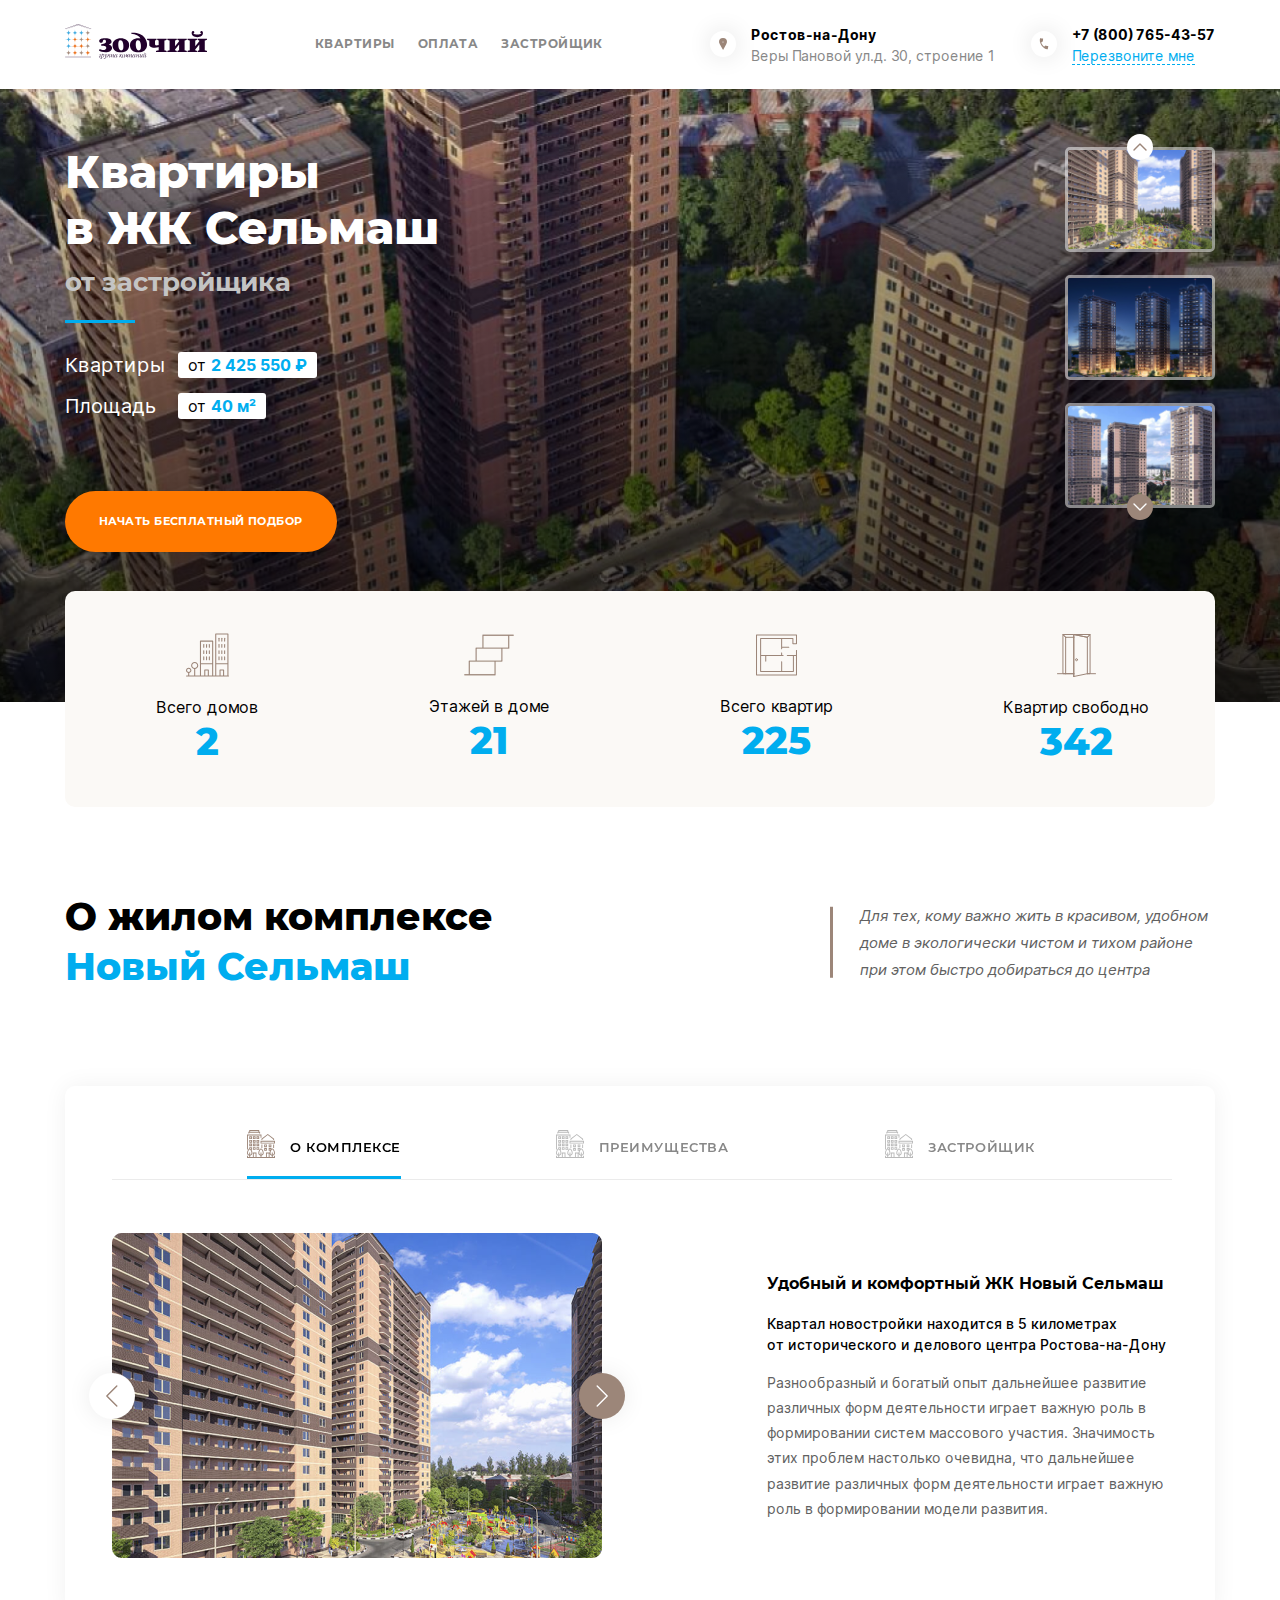
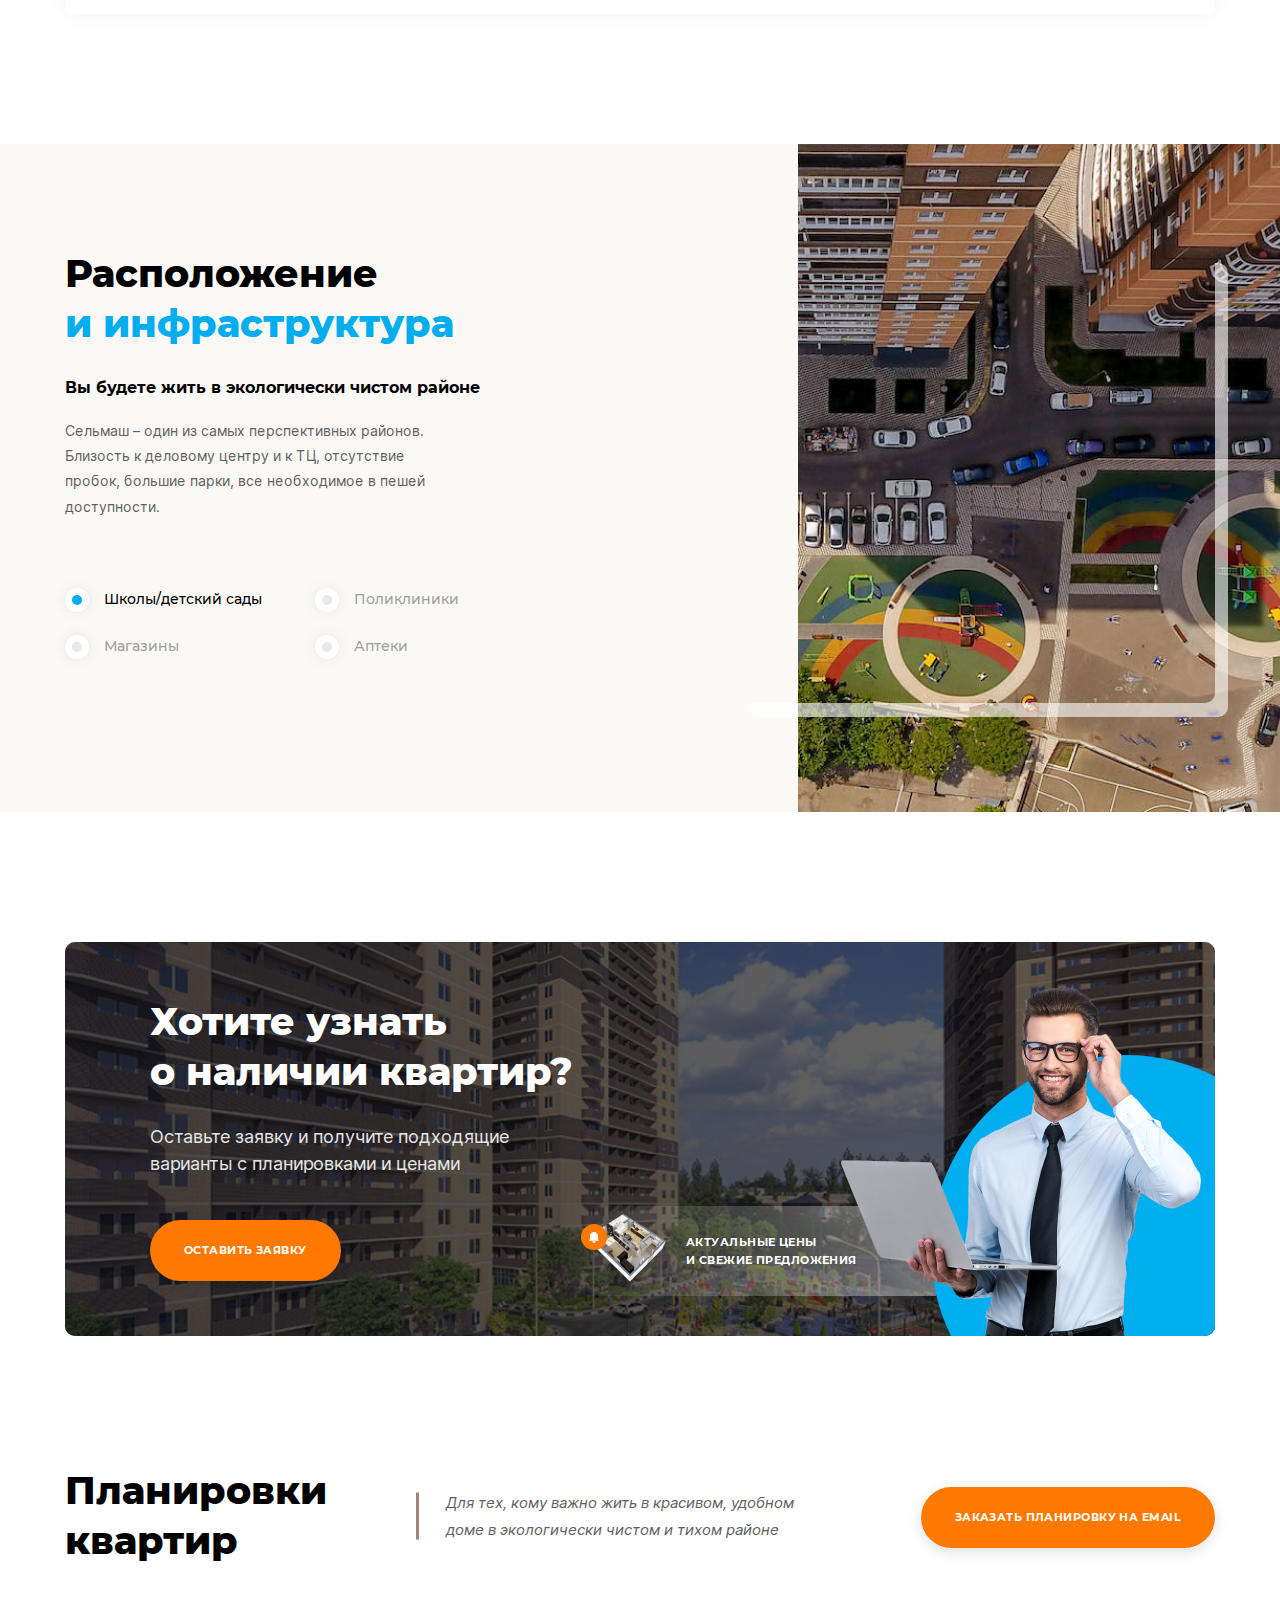
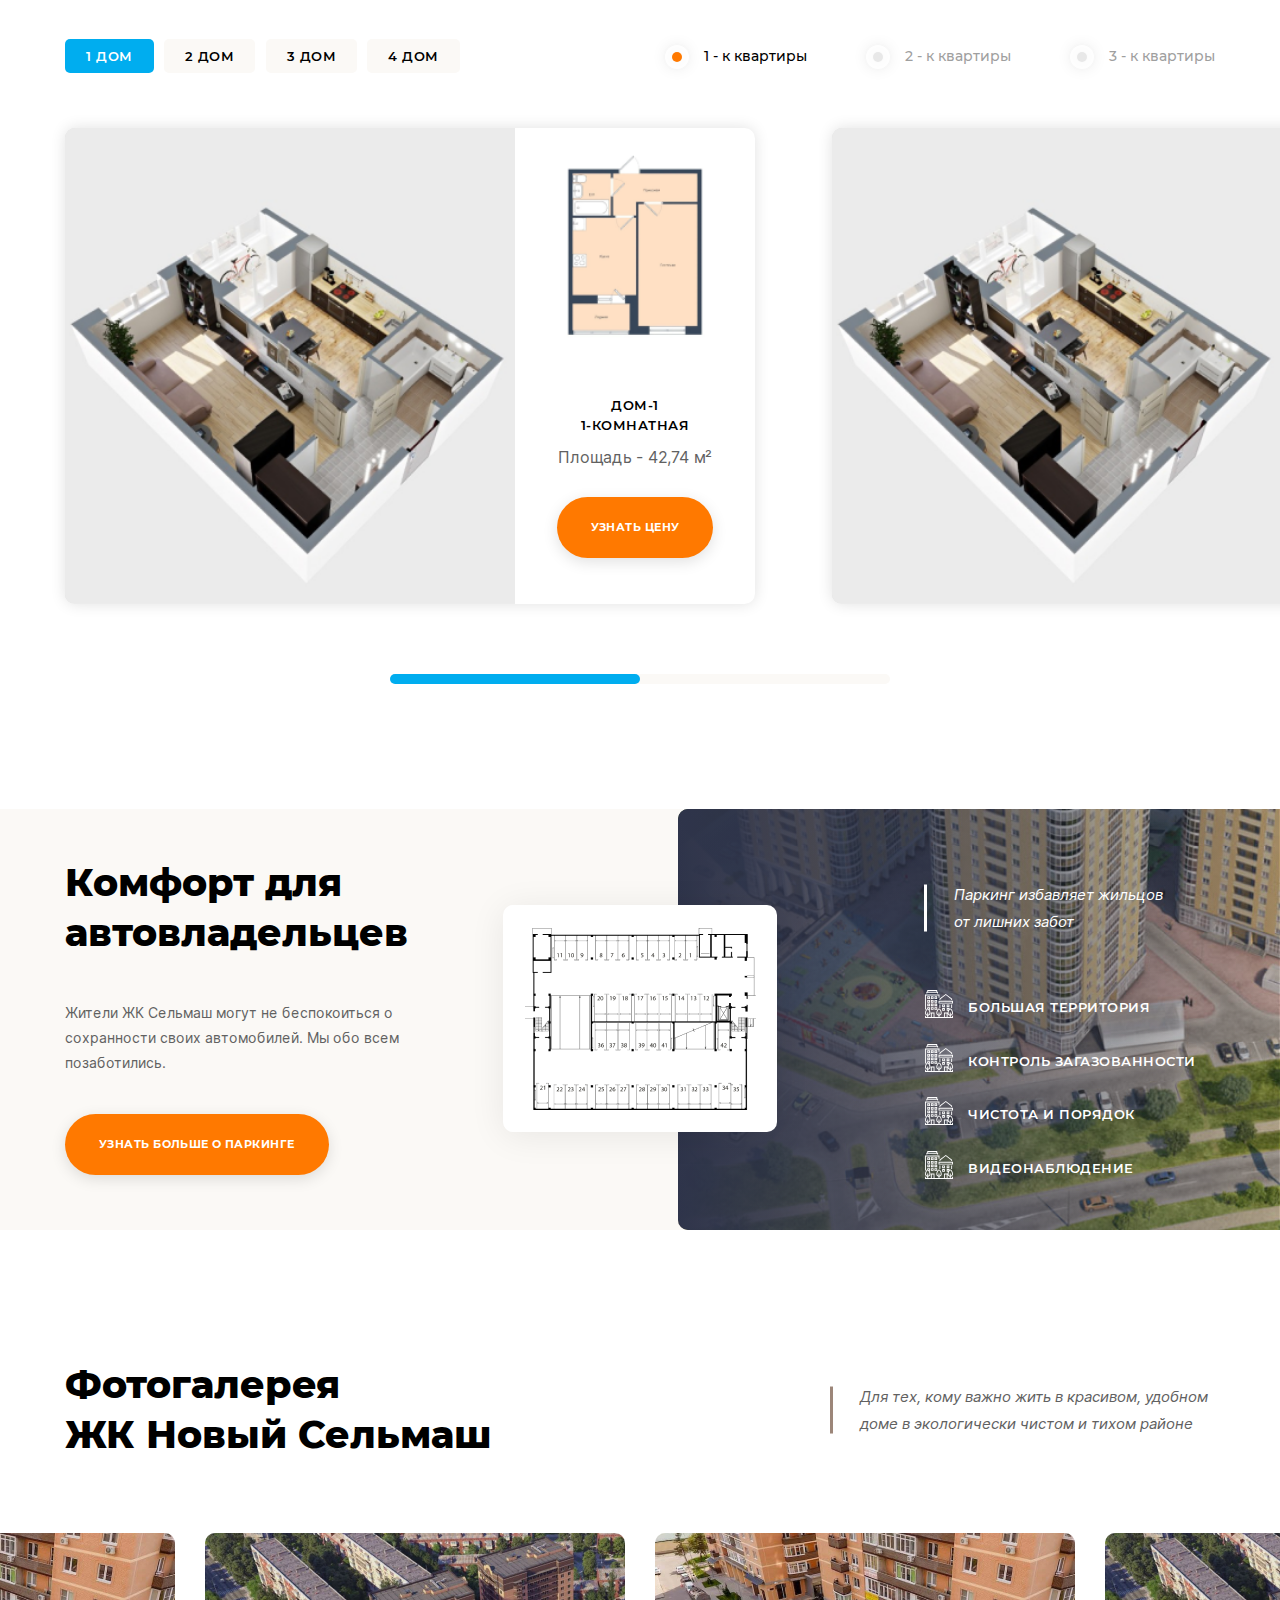
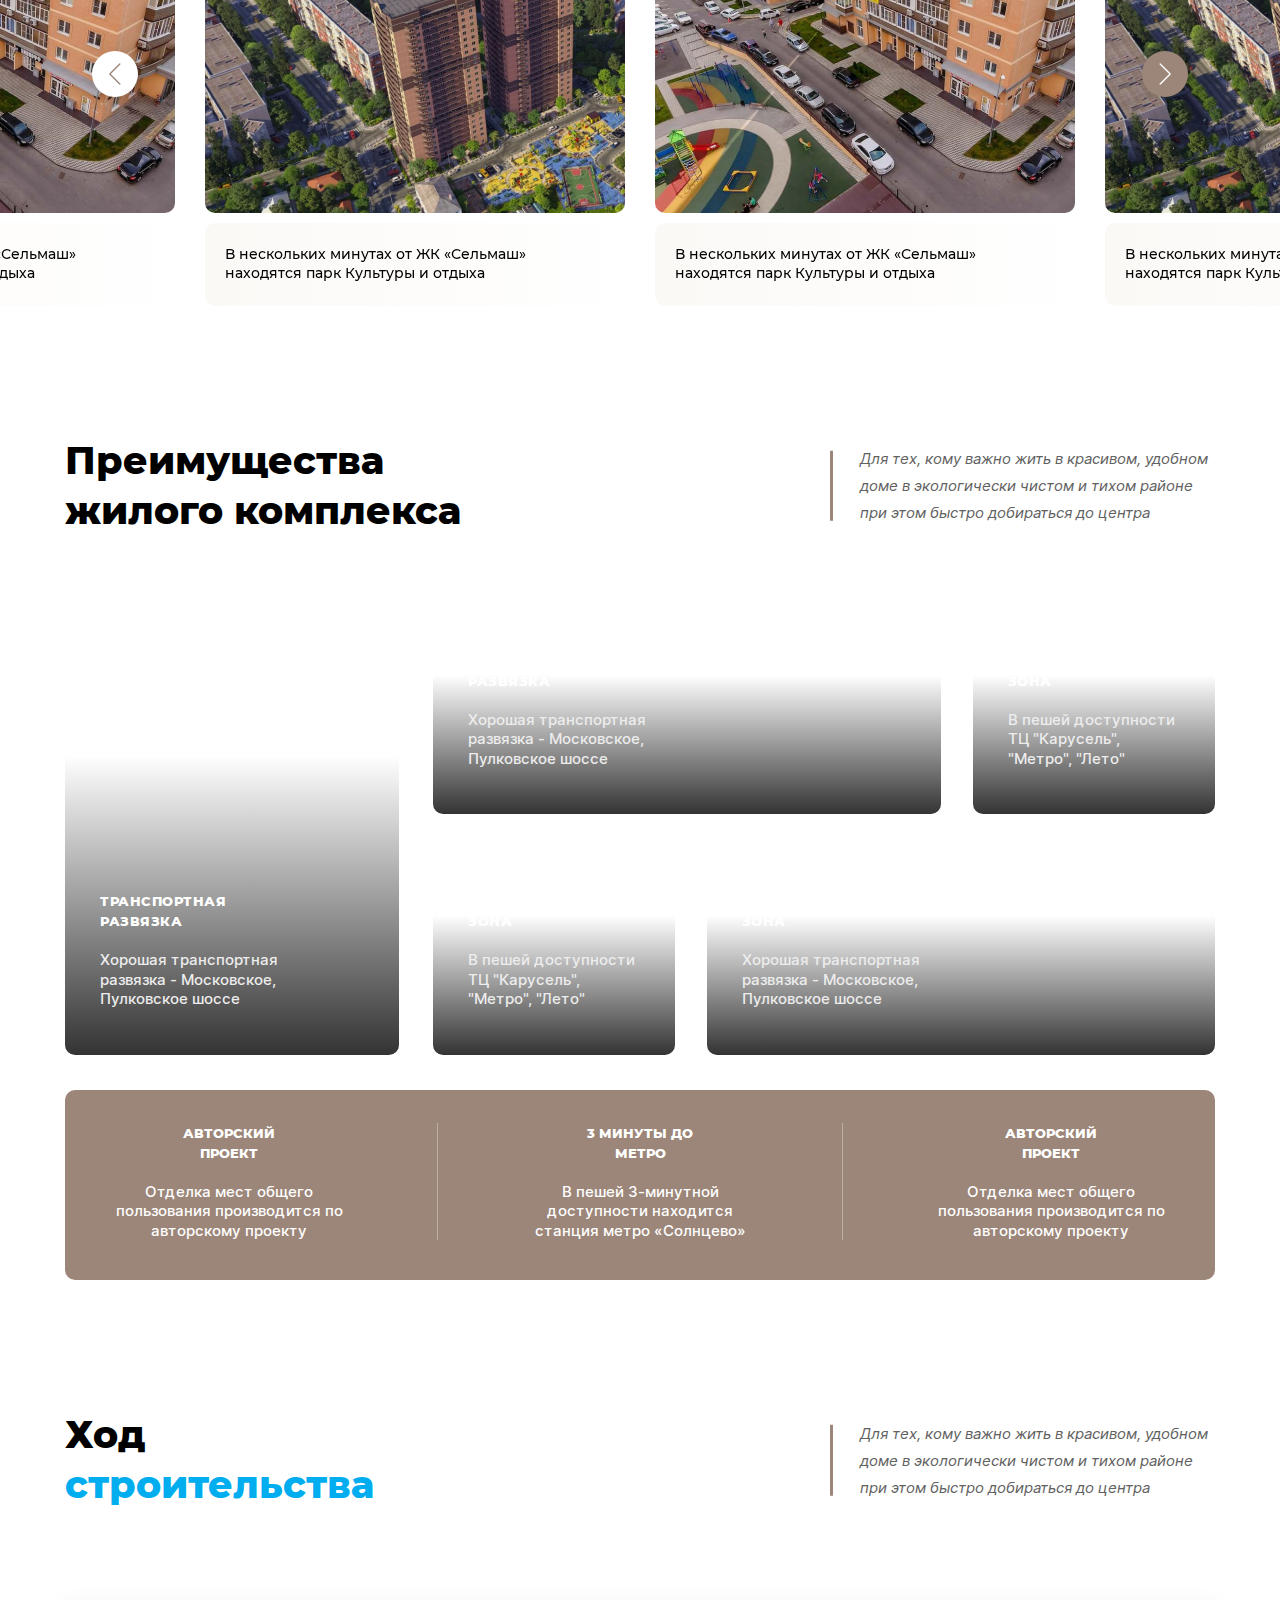
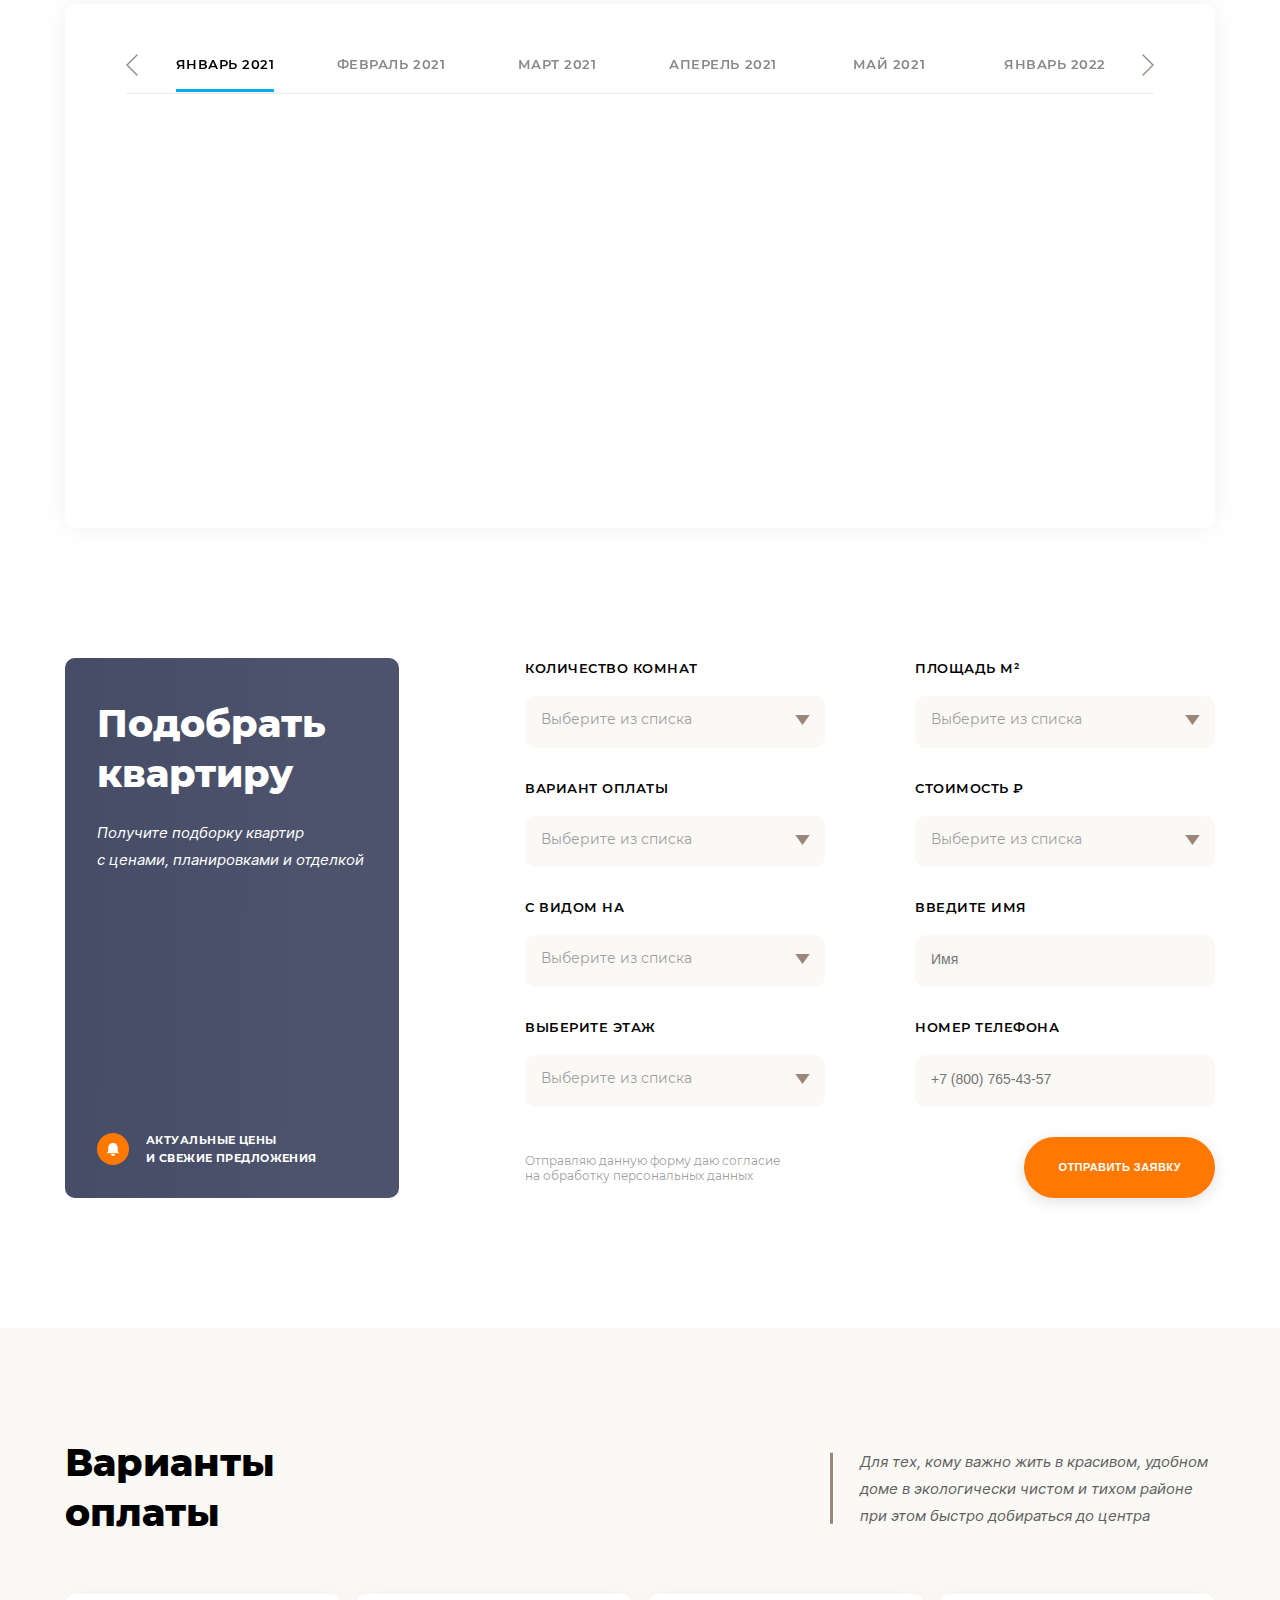
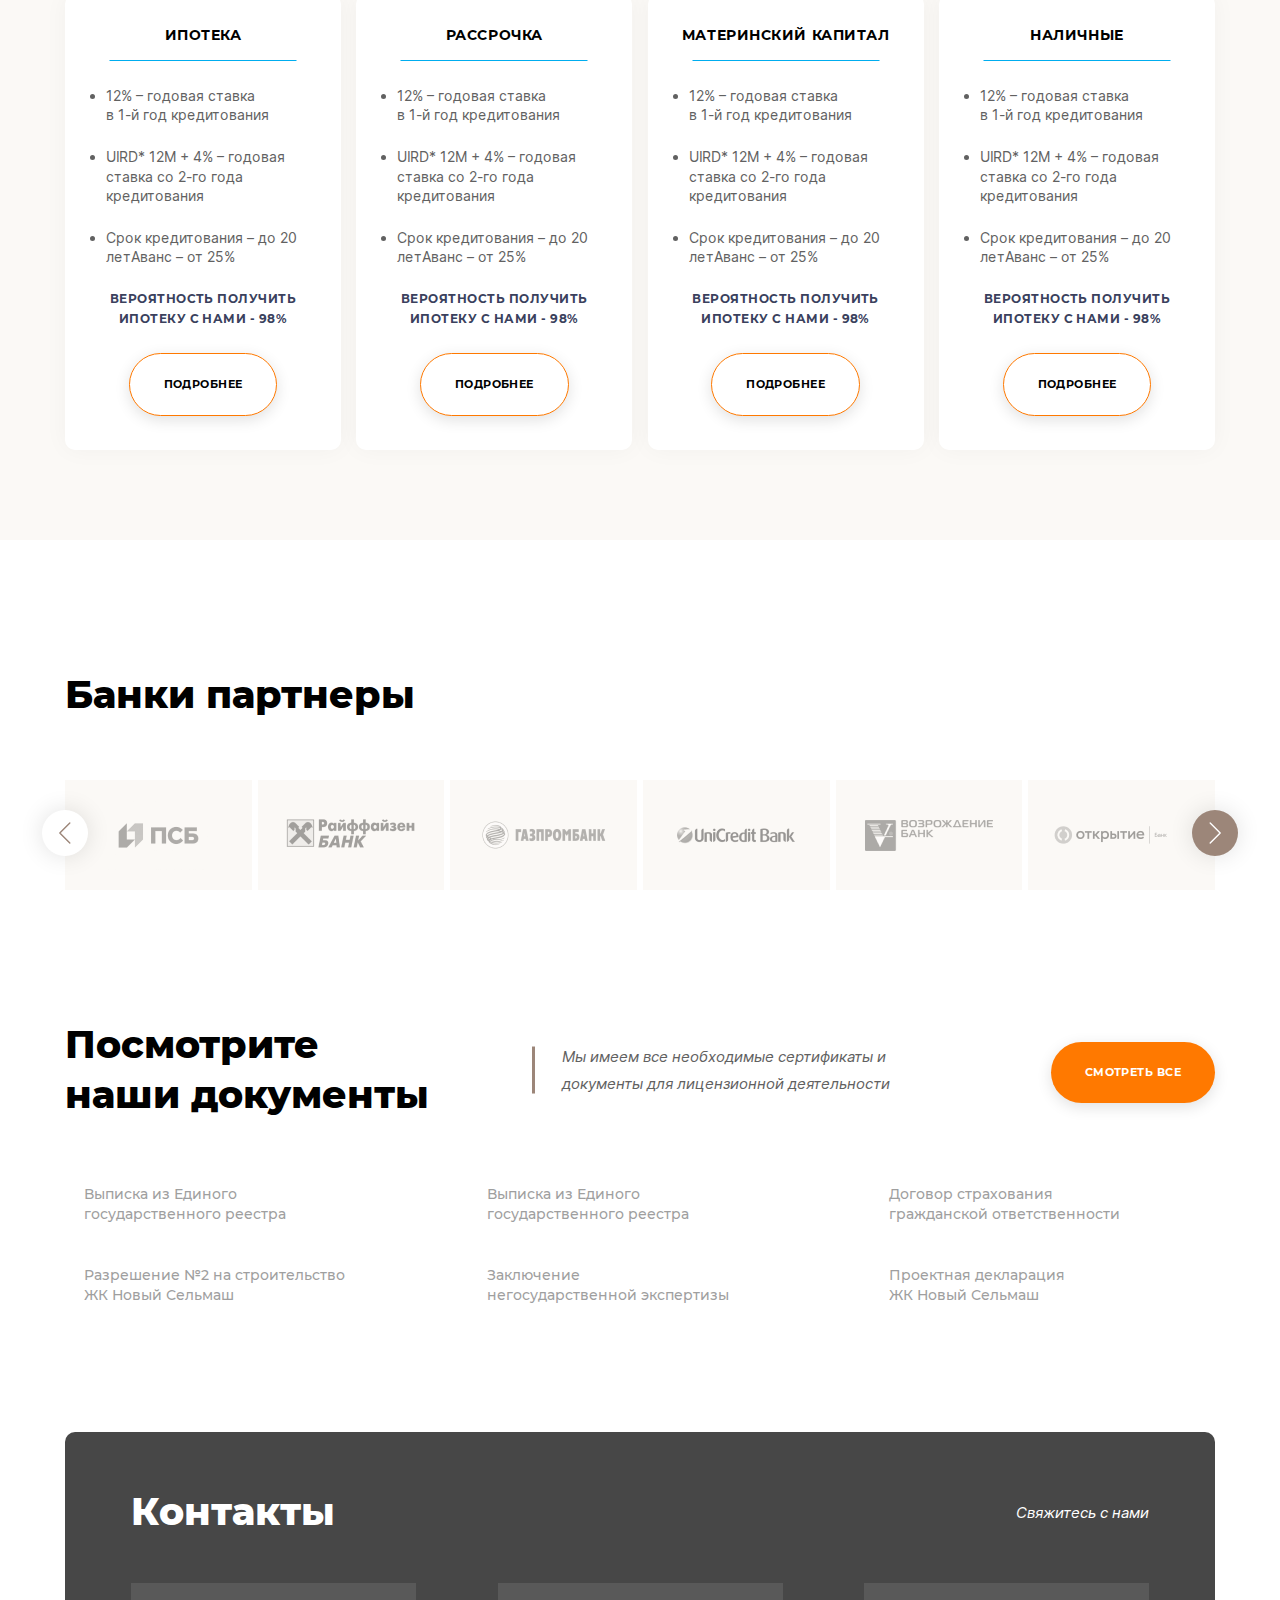
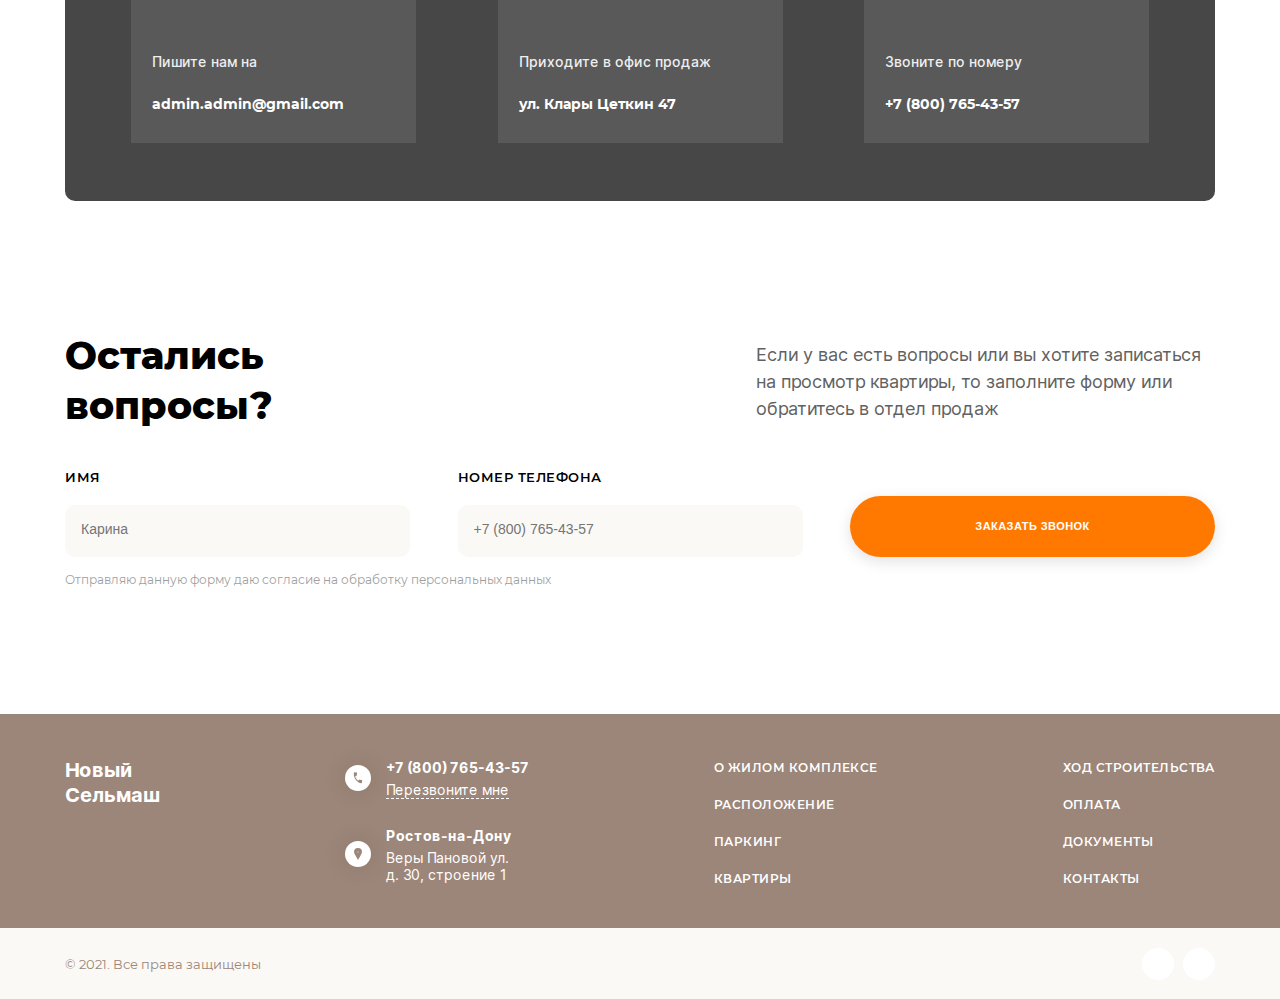
<file: selmash/index.html>
<!DOCTYPE html>
<html lang="ru">
<head>
    <meta charset="UTF-8">
    <meta http-equiv="X-UA-Compatible" content="IE=edge">
    <meta name="viewport" content="width=device-width, initial-scale=1.0">
    <link rel="stylesheet" href="libs/swiper.min.css">
    <link rel="stylesheet" href="css/main.css">
    <title>Document</title>
</head>
<body>
    <header class="header">
        <div class="container">
            <div class="header__inner">
                <div class="logo header__logo">
                    <img loading="lazy" src="img/logo.svg" alt="Logo" loading="lazy">
                </div>
                <div class="jump-menu">
                    <div class="jump-menu__wrapper">
                        <nav class="page-nav">
                            <ul class="page-nav__list">
                                <li class="page-nav__item">
                                    <a href="#apartments" class="page-nav__link">
                                        Квартиры
                                    </a>
                                </li>
                                <li class="page-nav__item">
                                    <a href="#payment" class="page-nav__link">
                                        Оплата
                                    </a>
                                </li>
                                <li class="page-nav__item">
                                    <a href="#building" class="page-nav__link">
                                        Застройщик
                                    </a>
                                </li>
                            </ul>
                        </nav>
                        <div class="contacts header__contacts">
                            <div class="contacts__item contacts__item-address">
                                <div class="contacts__icon">
                                    <img loading="lazy" src="img/location.svg" alt="Location">
                                </div>
                                <div class="contacts__content">
                                    <div class="contacts__title">
                                        Ростов-на-Дону
                                    </div>
                                    <div class="contacts__text">
                                        Веры Пановой ул.д. 30, строение 1
                                    </div>
                                </div>
                            </div>
                            <div class="contacts__item contacts__item-phone">
                                <div class="contacts__icon">
                                    <img loading="lazy" src="img/phone.svg" alt="Location" loading="lazy">
                                </div>
                                <div class="contacts__content">
                                    <div class="contacts__title">
                                        <a href="tel:+78007654357" class="phone-link">
                                            +7 (800) 765-43-57
                                        </a>
                                    </div>
                                    <div class="contacts__text">
                                        <a href="#consultation" class="callback-link">
                                            Перезвоните мне
                                        </a>
                                    </div>
                                </div>
                            </div>
                        </div>
                        <div class="jump-menu__close" tabindex="0">
                            <img loading="lazy" src="img/close.png" alt="" loading="lazy">
                        </div>
                    </div>
                </div>
                <button class="burger-menu" tabindex="0">
                    <span class="burger-menu__item"></span>
                    <span class="burger-menu__item"></span>
                    <span class="burger-menu__item"></span>
                </button>
            </div>
        </div>
    </header>
    <section class="intro" id="intro">
        <div class="container">
            <div class="intro__inner">
            </div>
        </div>
        <div class="intro-tabs">
            <div class="container">
                <div class="intro-tabs__wrapper">
                    <div class="swiper-btn intro-tabs-prev">
                        <div class="swiper-btn__wrapper">
                            <svg width="14" height="8" viewBox="0 0 14 8" fill="none" xmlns="http://www.w3.org/2000/svg">
                                <path d="M0.999878 1L7.00596 7L12.9999 1" stroke="white" stroke-width="1.4" stroke-miterlimit="10" stroke-linecap="round" stroke-linejoin="round"/>
                            </svg>
                        </div>
                    </div>
                    <div class="intro-tabs__nav tabs__nav">
                        <div class="intro-tabs__header-swiper swiper-container">
                            <div class="swiper-wrapper">
                                <div class="swiper-slide">
                                    <a href="#content-1" class="intro-tabs__link tabs__link tabs__link_active">
                                        <div class="intro-tabs__thumb">
                                            <img loading="lazy" src="img/thumb1.png" alt="" loading="lazy">
                                        </div> 
                                    </a>
                                </div>
                                <div class="swiper-slide">
                                    <a href="#content-2" class="intro-tabs__link tabs__link">
                                        <div class="intro-tabs__thumb">
                                            <img loading="lazy" src="img/thumb2.png" alt="" loading="lazy">
                                        </div> 
                                    </a>
                                </div>
                                <div class="swiper-slide">
                                    <a href="#content-3" class="intro-tabs__link tabs__link">
                                        <div class="intro-tabs__thumb">
                                            <img loading="lazy" src="img/thumb3.png" alt="" loading="lazy">
                                        </div> 
                                    </a>
                                </div>
                                <div class="swiper-slide">
                                    <a href="#content-4" class="intro-tabs__link tabs__link">
                                        <div class="intro-tabs__thumb">
                                            <img loading="lazy" src="img/thumb3.png" alt="" loading="lazy">
                                        </div> 
                                    </a>
                                </div>
                            </div>
                        </div>
                    </div>
                    <div class="swiper-btn intro-tabs-next">
                        <div class="swiper-btn__wrapper">
                            <svg width="14" height="8" viewBox="0 0 14 8" fill="none" xmlns="http://www.w3.org/2000/svg">
                                <path d="M0.999878 1L7.00596 7L12.9999 1" stroke="white" stroke-width="1.4" stroke-miterlimit="10" stroke-linecap="round" stroke-linejoin="round"/>
                            </svg>
                        </div>
                    </div>
                </div>
            </div>
            <div class="intro-tabs__content tabs__content">
                <div class="tabs__pane tabs__pane_fade tabs__pane_show" id="content-1">
                    <div class="tabs__pane-bg">
                        <img loading="lazy" src="img/tabs-pane_bg1.jpg" alt="" loading="lazy">
                    </div>
                    <div class="tabs__pane-overlay"></div>
                    <div class="container">
                        <div class="tabs__pane-content">
                            <div class="tabs__pane-title page-title">
                                <h1>Квартиры <br> в ЖК Сельмаш</h1>
                            </div>
                            <div class="tabs__pane-subtitle page-subtitle">
                                от застройщика
                            </div>
                            <div class="info-list">
                                <div class="info-list__item">
                                    <p>Квартиры</p> <span class="white-bg">от <span class="color-blue">2 425 550 ₽</span></span>
                                </div>
                                <div class="info-list__item">
                                    <p>Площадь</p> <span class="white-bg">от <span class="color-blue">40 м²</span></span>
                                </div>
                            </div>
                            <div class="tabs__pane-btn page-btn">
                                <a href="#apartments" class="page-btn__link">
                                    Начать бесплатный подбор 
                                </a>
                            </div>

                        </div>
                    </div>
                </div>
                <div class="tabs__pane" id="content-2">
                    <div class="tabs__pane-bg">
                        <img loading="lazy" src="img/thumb2.png" alt="" loading="lazy">
                    </div>
                    <div class="tabs__pane-overlay"></div>
                    <div class="container">
                        <div class="tabs__pane-content">
                            <div class="tabs__pane-title page-title">
                                <h1>Экран 2</h1>
                            </div>
                            <div class="tabs__pane-subtitle page-subtitle">
                                от застройщика
                            </div>
                            <div class="info-list">
                                <div class="info-list__item">
                                    <p>Квартиры</p> <span class="white-bg">от <span class="color-blue">2 425 550 ₽</span></span>
                                </div>
                                <div class="info-list__item">
                                    <p>Площадь</p> <span class="white-bg">от <span class="color-blue">40 м²</span></span>
                                </div>
                            </div>
                            <div class="tabs__pane-btn page-btn">
                                <a href="#apartments" class="page-btn__link">
                                    Начать бесплатный подбор 
                                </a>
                            </div>

                        </div>
                    </div>
                </div>
                <div class="tabs__pane" id="content-3">
                    <div class="tabs__pane-bg">
                        <img loading="lazy" src="img/thumb3.png" alt="" loading="lazy">
                    </div>
                    <div class="tabs__pane-overlay"></div>
                    <div class="container">
                        <div class="tabs__pane-content">
                            <div class="tabs__pane-title page-title">
                                <h1>Экран 3</h1>
                            </div>
                            <div class="tabs__pane-subtitle page-subtitle">
                                от застройщика
                            </div>
                            <div class="info-list">
                                <div class="info-list__item">
                                    <p>Квартиры</p> <span class="white-bg">от <span class="color-blue">2 425 550 ₽</span></span>
                                </div>
                                <div class="info-list__item">
                                    <p>Площадь</p> <span class="white-bg">от <span class="color-blue">40 м²</span></span>
                                </div>
                            </div>
                            <div class="tabs__pane-btn page-btn">
                                <a href="#apartments" class="page-btn__link">
                                    Начать бесплатный подбор 
                                </a>
                            </div>
                        </div>
                    </div>
                </div>
                <div class="tabs__pane" id="content-4">
                    <div class="tabs__pane-bg">
                        <img loading="lazy" src="img/thumb3.png" alt="" loading="lazy">
                    </div>
                    <div class="tabs__pane-overlay"></div>
                    <div class="container">
                        <div class="tabs__pane-content">
                            <div class="tabs__pane-title page-title">
                                <h1>Экран 4</h1>
                            </div>
                            <div class="tabs__pane-subtitle page-subtitle">
                                от застройщика
                            </div>
                            <div class="info-list">
                                <div class="info-list__item">
                                    <p>Квартиры</p> <span class="white-bg">от <span class="color-blue">2 425 550 ₽</span></span>
                                </div>
                                <div class="info-list__item">
                                    <p>Площадь</p> <span class="white-bg">от <span class="color-blue">40 м²</span></span>
                                </div>
                            </div>
                            <div class="tabs__pane-btn page-btn">
                                <a href="#apartments" class="page-btn__link">
                                    Начать бесплатный подбор 
                                </a>
                            </div>
                        </div>
                    </div>
                </div>
            </div>

        </div>
    </section>
    <section class="about" id="about">
        <div class="container">
            <div class="about__inner">
                <div class="numbers">
                    <div class="numbers__list">
                        <div class="numbers__item">
                            <div class="numbers__pic">
                                <img loading="lazy" src="img/number1.svg" alt="Дом" loading="lazy">
                            </div>
                            <div class="numbers__text">
                                Всего домов
                            </div>
                            <div class="numbers__num">
                                2
                            </div>
                        </div>
                        <div class="numbers__item">
                            <div class="numbers__pic">
                                <img loading="lazy" src="img/number2.svg" alt="Дом">
                            </div>
                            <div class="numbers__text">
                                Этажей в доме
                            </div>
                            <div class="numbers__num">
                                21
                            </div>
                        </div>
                        <div class="numbers__item">
                            <div class="numbers__pic">
                                <img loading="lazy" src="img/number3.svg" alt="Дом">
                            </div>
                            <div class="numbers__text">
                                Всего квартир
                            </div>
                            <div class="numbers__num">
                                225
                            </div>
                        </div>
                        <div class="numbers__item">
                            <div class="numbers__pic">
                                <img loading="lazy" src="img/number4.svg" alt="Дом">
                            </div>
                            <div class="numbers__text">
                                Квартир свободно
                            </div>
                            <div class="numbers__num">
                                342
                            </div>
                        </div>
                    </div>
                </div>
                <div class="section-title about__title">
                    <h2>О жилом комплексе <br>
                        <span class="color-blue">Новый Сельмаш</span> </h2>
                    <div class="section-title__text">
                        Для тех, кому важно жить в красивом, удобном
                        доме в экологически чистом и тихом районе 
                        при этом быстро добираться до центра
                    </div>
                </div>
                <div class="about__content">
                    <div class="about-tabs">
                        <div class="about-tabs__nav-swiper">
                            <div class="about-btn-prev about-btn">
                                <svg width="12" height="22" viewBox="0 0 12 22" fill="none" xmlns="http://www.w3.org/2000/svg">
                                    <path d="M11 21L1 10.9899L11 1" stroke="#9C8679" stroke-width="1.4" stroke-miterlimit="10" stroke-linecap="round" stroke-linejoin="round"/>
                                </svg>
                            </div>
                            <div class="tabs__nav about-tabs__nav about-tabs__swiper-container">
                                <div class="swiper-wrapper">
                                    <div class="swiper-slide">
                                        <a href="#content-about-1" class="about-tabs__link tabs__link tabs__link_active">
                                            <div class="about-tabs__nav-item">
                                                <div class="about-tabs__nav-icon">
                                                    <svg width="28" height="28" viewBox="0 0 28 28" fill="none" xmlns="http://www.w3.org/2000/svg">
                                                        <path d="M13.5484 10.8387V13.5484H28V10.8387H13.5484ZM27.0968 12.6452H14.4516V11.7419H27.0968V12.6452Z" fill="#B9B9B9"/>
                                                        <path d="M14.4516 9.93548H15.3548V9.25445L20.7742 5.08606L26.1935 9.25445V9.93548H27.0968V8.81006L20.7742 3.94619L14.4516 8.81006V9.93548Z" fill="#B9B9B9"/>
                                                        <path d="M28 23.0323C28 21.765 27.5642 20.5226 26.7725 19.5332L26.3769 19.0386C26.1118 18.7067 25.7157 18.5161 25.2903 18.5161C24.953 18.5161 24.6368 18.6403 24.3871 18.8553V18.0645H21.6774V20.7742H23.0589C22.7473 21.4823 22.5806 22.2523 22.5806 23.0323C22.5806 24.3722 23.5593 25.485 24.8387 25.7013V27.0968H22.5806V23.0323V22.5806H18.9677V27.0968H14.4516V25.7013C15.731 25.4854 16.7097 24.3726 16.7097 23.0323C16.7097 21.765 16.2739 20.5226 15.4822 19.5332L15.0866 19.0386C14.8215 18.7067 14.4254 18.5161 14 18.5161C13.5746 18.5161 13.1785 18.7067 12.9139 19.0382L12.5178 19.5332C11.7261 20.5226 11.2903 21.765 11.2903 23.0323C11.2903 24.3722 12.269 25.485 13.5484 25.7013V27.0968H9.48387V22.5806H5.87097V27.0968H3.16129V25.7013C4.44071 25.4854 5.41935 24.3726 5.41935 23.0323C5.41935 21.905 5.07252 20.7986 4.43935 19.871H4.96774V17.1613H2.25806V18.5997C2.01239 18.6841 1.79019 18.8291 1.62355 19.0382L1.22748 19.5332C0.435806 20.5226 0 21.765 0 23.0323C0 24.3722 0.978645 25.485 2.25806 25.7013V27.0968H0.903226V25.7419H0V28H28V25.7419H27.0968V27.0968H25.7419V25.7013C27.0214 25.485 28 24.3722 28 23.0323ZM3.16129 18.0645H4.06452V18.9677H3.72535C3.56819 18.7975 3.37581 18.6737 3.16129 18.5997V18.0645ZM2.25806 22.5806V24.7746C1.48129 24.5727 0.903226 23.8718 0.903226 23.0323C0.903226 21.9692 1.26903 20.9273 1.93245 20.0977L2.32852 19.6023C2.422 19.4857 2.56065 19.4194 2.70968 19.4194C2.85871 19.4194 2.99735 19.4857 3.09084 19.6027L3.4869 20.0977C4.15032 20.9273 4.51613 21.9692 4.51613 23.0323C4.51613 23.8718 3.93806 24.5727 3.16129 24.7746V22.5806H2.25806ZM8.58064 27.0968H6.77419V23.4839H8.58064V27.0968ZM13.5484 22.5806V24.7746C12.7716 24.5727 12.1935 23.8718 12.1935 23.0323C12.1935 21.9692 12.5594 20.9273 13.2228 20.0977L13.6188 19.6023C13.7123 19.4857 13.851 19.4194 14 19.4194C14.149 19.4194 14.2877 19.4857 14.3812 19.6027L14.7772 20.0977C15.4406 20.9273 15.8065 21.9692 15.8065 23.0323C15.8065 23.8718 15.2284 24.5727 14.4516 24.7746V22.5806H13.5484ZM21.6774 27.0968H19.871V23.4839H21.6774V27.0968ZM22.5806 19.871V18.9677H23.4839V19.871H22.5806ZM24.8387 22.5806V24.7746C24.0619 24.5727 23.4839 23.8718 23.4839 23.0323C23.4839 21.9692 23.8497 20.9273 24.5131 20.0977L24.9092 19.6023C25.0026 19.4857 25.1413 19.4194 25.2903 19.4194C25.4394 19.4194 25.578 19.4857 25.6715 19.6027L26.0675 20.0977C26.731 20.9273 27.0968 21.9692 27.0968 23.0323C27.0968 23.8718 26.5187 24.5727 25.7419 24.7746V22.5806H24.8387Z" fill="#B9B9B9"/>
                                                        <path d="M15.3548 14.4516H14.4516V18.0645H15.3548V14.4516Z" fill="#B9B9B9"/>
                                                        <path d="M27.0968 14.4516H26.1935V18.0645H27.0968V14.4516Z" fill="#B9B9B9"/>
                                                        <path d="M24.3871 14.4516H21.6774V17.1613H24.3871V14.4516ZM23.4839 16.2581H22.5806V15.3548H23.4839V16.2581Z" fill="#B9B9B9"/>
                                                        <path d="M19.871 14.4516H17.1613V17.1613H19.871V14.4516ZM18.9677 16.2581H18.0645V15.3548H18.9677V16.2581Z" fill="#B9B9B9"/>
                                                        <path d="M8.58064 6.32258H5.87097V9.03226H8.58064V6.32258ZM7.67742 8.12903H6.77419V7.22581H7.67742V8.12903Z" fill="#B9B9B9"/>
                                                        <path d="M12.1935 6.32258H9.48387V9.03226H12.1935V6.32258ZM11.2903 8.12903H10.3871V7.22581H11.2903V8.12903Z" fill="#B9B9B9"/>
                                                        <path d="M4.96774 6.32258H2.25806V9.03226H4.96774V6.32258ZM4.06452 8.12903H3.16129V7.22581H4.06452V8.12903Z" fill="#B9B9B9"/>
                                                        <path d="M8.58064 9.93548H5.87097V12.6452H8.58064V9.93548ZM7.67742 11.7419H6.77419V10.8387H7.67742V11.7419Z" fill="#B9B9B9"/>
                                                        <path d="M12.1935 9.93548H9.48387V12.6452H12.1935V9.93548ZM11.2903 11.7419H10.3871V10.8387H11.2903V11.7419Z" fill="#B9B9B9"/>
                                                        <path d="M4.96774 9.93548H2.25806V12.6452H4.96774V9.93548ZM4.06452 11.7419H3.16129V10.8387H4.06452V11.7419Z" fill="#B9B9B9"/>
                                                        <path d="M8.58064 13.5484H5.87097V16.2581H8.58064V13.5484ZM7.67742 15.3548H6.77419V14.4516H7.67742V15.3548Z" fill="#B9B9B9"/>
                                                        <path d="M12.1935 13.5484H9.48387V16.2581H12.1935V13.5484ZM11.2903 15.3548H10.3871V14.4516H11.2903V15.3548Z" fill="#B9B9B9"/>
                                                        <path d="M2.25806 16.2581H4.96774V13.5484H2.25806V16.2581ZM3.16129 14.4516H4.06452V15.3548H3.16129V14.4516Z" fill="#B9B9B9"/>
                                                        <path d="M5.87097 19.871H8.58064V17.1613H5.87097V19.871ZM6.77419 18.0645H7.67742V18.9677H6.77419V18.0645Z" fill="#B9B9B9"/>
                                                        <path d="M9.48387 19.871H12.1935V17.1613H9.48387V19.871ZM10.3871 18.0645H11.2903V18.9677H10.3871V18.0645Z" fill="#B9B9B9"/>
                                                        <path d="M17.1613 20.7742H19.871V18.0645H17.1613V20.7742ZM18.0645 18.9677H18.9677V19.871H18.0645V18.9677Z" fill="#B9B9B9"/>
                                                        <path d="M0.903226 5.41935H13.5484V7.67742H14.4516V4.51613H0V19.4194H0.903226V5.41935Z" fill="#B9B9B9"/>
                                                        <path d="M2.25806 2.70968H12.1935V3.6129H13.0968V1.80645H12.1935V0H2.25806V1.80645H1.35484V3.6129H2.25806V2.70968ZM3.16129 0.903226H11.2903V1.80645H3.16129V0.903226Z" fill="#B9B9B9"/>
                                                    </svg>                                            
                                                </div>
                                                <div class="about-tabs__nav-text">
                                                    О комплексе
                                                </div>
                                            </div>
                                        </a>
                                    </div>
                                    <div class="swiper-slide">
                                        <a href="#content-about-2" class="about-tabs__link tabs__link">
                                            <div class="about-tabs__nav-item">
                                                <div class="about-tabs__nav-icon">
                                                    <svg width="28" height="28" viewBox="0 0 28 28" fill="none" xmlns="http://www.w3.org/2000/svg">
                                                        <path d="M13.5484 10.8387V13.5484H28V10.8387H13.5484ZM27.0968 12.6452H14.4516V11.7419H27.0968V12.6452Z" fill="#B9B9B9"/>
                                                        <path d="M14.4516 9.93548H15.3548V9.25445L20.7742 5.08606L26.1935 9.25445V9.93548H27.0968V8.81006L20.7742 3.94619L14.4516 8.81006V9.93548Z" fill="#B9B9B9"/>
                                                        <path d="M28 23.0323C28 21.765 27.5642 20.5226 26.7725 19.5332L26.3769 19.0386C26.1118 18.7067 25.7157 18.5161 25.2903 18.5161C24.953 18.5161 24.6368 18.6403 24.3871 18.8553V18.0645H21.6774V20.7742H23.0589C22.7473 21.4823 22.5806 22.2523 22.5806 23.0323C22.5806 24.3722 23.5593 25.485 24.8387 25.7013V27.0968H22.5806V23.0323V22.5806H18.9677V27.0968H14.4516V25.7013C15.731 25.4854 16.7097 24.3726 16.7097 23.0323C16.7097 21.765 16.2739 20.5226 15.4822 19.5332L15.0866 19.0386C14.8215 18.7067 14.4254 18.5161 14 18.5161C13.5746 18.5161 13.1785 18.7067 12.9139 19.0382L12.5178 19.5332C11.7261 20.5226 11.2903 21.765 11.2903 23.0323C11.2903 24.3722 12.269 25.485 13.5484 25.7013V27.0968H9.48387V22.5806H5.87097V27.0968H3.16129V25.7013C4.44071 25.4854 5.41935 24.3726 5.41935 23.0323C5.41935 21.905 5.07252 20.7986 4.43935 19.871H4.96774V17.1613H2.25806V18.5997C2.01239 18.6841 1.79019 18.8291 1.62355 19.0382L1.22748 19.5332C0.435806 20.5226 0 21.765 0 23.0323C0 24.3722 0.978645 25.485 2.25806 25.7013V27.0968H0.903226V25.7419H0V28H28V25.7419H27.0968V27.0968H25.7419V25.7013C27.0214 25.485 28 24.3722 28 23.0323ZM3.16129 18.0645H4.06452V18.9677H3.72535C3.56819 18.7975 3.37581 18.6737 3.16129 18.5997V18.0645ZM2.25806 22.5806V24.7746C1.48129 24.5727 0.903226 23.8718 0.903226 23.0323C0.903226 21.9692 1.26903 20.9273 1.93245 20.0977L2.32852 19.6023C2.422 19.4857 2.56065 19.4194 2.70968 19.4194C2.85871 19.4194 2.99735 19.4857 3.09084 19.6027L3.4869 20.0977C4.15032 20.9273 4.51613 21.9692 4.51613 23.0323C4.51613 23.8718 3.93806 24.5727 3.16129 24.7746V22.5806H2.25806ZM8.58064 27.0968H6.77419V23.4839H8.58064V27.0968ZM13.5484 22.5806V24.7746C12.7716 24.5727 12.1935 23.8718 12.1935 23.0323C12.1935 21.9692 12.5594 20.9273 13.2228 20.0977L13.6188 19.6023C13.7123 19.4857 13.851 19.4194 14 19.4194C14.149 19.4194 14.2877 19.4857 14.3812 19.6027L14.7772 20.0977C15.4406 20.9273 15.8065 21.9692 15.8065 23.0323C15.8065 23.8718 15.2284 24.5727 14.4516 24.7746V22.5806H13.5484ZM21.6774 27.0968H19.871V23.4839H21.6774V27.0968ZM22.5806 19.871V18.9677H23.4839V19.871H22.5806ZM24.8387 22.5806V24.7746C24.0619 24.5727 23.4839 23.8718 23.4839 23.0323C23.4839 21.9692 23.8497 20.9273 24.5131 20.0977L24.9092 19.6023C25.0026 19.4857 25.1413 19.4194 25.2903 19.4194C25.4394 19.4194 25.578 19.4857 25.6715 19.6027L26.0675 20.0977C26.731 20.9273 27.0968 21.9692 27.0968 23.0323C27.0968 23.8718 26.5187 24.5727 25.7419 24.7746V22.5806H24.8387Z" fill="#B9B9B9"/>
                                                        <path d="M15.3548 14.4516H14.4516V18.0645H15.3548V14.4516Z" fill="#B9B9B9"/>
                                                        <path d="M27.0968 14.4516H26.1935V18.0645H27.0968V14.4516Z" fill="#B9B9B9"/>
                                                        <path d="M24.3871 14.4516H21.6774V17.1613H24.3871V14.4516ZM23.4839 16.2581H22.5806V15.3548H23.4839V16.2581Z" fill="#B9B9B9"/>
                                                        <path d="M19.871 14.4516H17.1613V17.1613H19.871V14.4516ZM18.9677 16.2581H18.0645V15.3548H18.9677V16.2581Z" fill="#B9B9B9"/>
                                                        <path d="M8.58064 6.32258H5.87097V9.03226H8.58064V6.32258ZM7.67742 8.12903H6.77419V7.22581H7.67742V8.12903Z" fill="#B9B9B9"/>
                                                        <path d="M12.1935 6.32258H9.48387V9.03226H12.1935V6.32258ZM11.2903 8.12903H10.3871V7.22581H11.2903V8.12903Z" fill="#B9B9B9"/>
                                                        <path d="M4.96774 6.32258H2.25806V9.03226H4.96774V6.32258ZM4.06452 8.12903H3.16129V7.22581H4.06452V8.12903Z" fill="#B9B9B9"/>
                                                        <path d="M8.58064 9.93548H5.87097V12.6452H8.58064V9.93548ZM7.67742 11.7419H6.77419V10.8387H7.67742V11.7419Z" fill="#B9B9B9"/>
                                                        <path d="M12.1935 9.93548H9.48387V12.6452H12.1935V9.93548ZM11.2903 11.7419H10.3871V10.8387H11.2903V11.7419Z" fill="#B9B9B9"/>
                                                        <path d="M4.96774 9.93548H2.25806V12.6452H4.96774V9.93548ZM4.06452 11.7419H3.16129V10.8387H4.06452V11.7419Z" fill="#B9B9B9"/>
                                                        <path d="M8.58064 13.5484H5.87097V16.2581H8.58064V13.5484ZM7.67742 15.3548H6.77419V14.4516H7.67742V15.3548Z" fill="#B9B9B9"/>
                                                        <path d="M12.1935 13.5484H9.48387V16.2581H12.1935V13.5484ZM11.2903 15.3548H10.3871V14.4516H11.2903V15.3548Z" fill="#B9B9B9"/>
                                                        <path d="M2.25806 16.2581H4.96774V13.5484H2.25806V16.2581ZM3.16129 14.4516H4.06452V15.3548H3.16129V14.4516Z" fill="#B9B9B9"/>
                                                        <path d="M5.87097 19.871H8.58064V17.1613H5.87097V19.871ZM6.77419 18.0645H7.67742V18.9677H6.77419V18.0645Z" fill="#B9B9B9"/>
                                                        <path d="M9.48387 19.871H12.1935V17.1613H9.48387V19.871ZM10.3871 18.0645H11.2903V18.9677H10.3871V18.0645Z" fill="#B9B9B9"/>
                                                        <path d="M17.1613 20.7742H19.871V18.0645H17.1613V20.7742ZM18.0645 18.9677H18.9677V19.871H18.0645V18.9677Z" fill="#B9B9B9"/>
                                                        <path d="M0.903226 5.41935H13.5484V7.67742H14.4516V4.51613H0V19.4194H0.903226V5.41935Z" fill="#B9B9B9"/>
                                                        <path d="M2.25806 2.70968H12.1935V3.6129H13.0968V1.80645H12.1935V0H2.25806V1.80645H1.35484V3.6129H2.25806V2.70968ZM3.16129 0.903226H11.2903V1.80645H3.16129V0.903226Z" fill="#B9B9B9"/>
                                                    </svg>                                            
                                                </div>
                                                <div class="about-tabs__nav-text">
                                                    преимущества
                                                </div>
                                            </div>
                                        </a>
                                    </div>
                                    <div class="swiper-slide">
                                        <a href="#content-about-3" class="about-tabs__link tabs__link">
                                            <div class="about-tabs__nav-item">
                                                <div class="about-tabs__nav-icon">
                                                    <svg width="28" height="28" viewBox="0 0 28 28" fill="none" xmlns="http://www.w3.org/2000/svg">
                                                        <path d="M13.5484 10.8387V13.5484H28V10.8387H13.5484ZM27.0968 12.6452H14.4516V11.7419H27.0968V12.6452Z" fill="#B9B9B9"/>
                                                        <path d="M14.4516 9.93548H15.3548V9.25445L20.7742 5.08606L26.1935 9.25445V9.93548H27.0968V8.81006L20.7742 3.94619L14.4516 8.81006V9.93548Z" fill="#B9B9B9"/>
                                                        <path d="M28 23.0323C28 21.765 27.5642 20.5226 26.7725 19.5332L26.3769 19.0386C26.1118 18.7067 25.7157 18.5161 25.2903 18.5161C24.953 18.5161 24.6368 18.6403 24.3871 18.8553V18.0645H21.6774V20.7742H23.0589C22.7473 21.4823 22.5806 22.2523 22.5806 23.0323C22.5806 24.3722 23.5593 25.485 24.8387 25.7013V27.0968H22.5806V23.0323V22.5806H18.9677V27.0968H14.4516V25.7013C15.731 25.4854 16.7097 24.3726 16.7097 23.0323C16.7097 21.765 16.2739 20.5226 15.4822 19.5332L15.0866 19.0386C14.8215 18.7067 14.4254 18.5161 14 18.5161C13.5746 18.5161 13.1785 18.7067 12.9139 19.0382L12.5178 19.5332C11.7261 20.5226 11.2903 21.765 11.2903 23.0323C11.2903 24.3722 12.269 25.485 13.5484 25.7013V27.0968H9.48387V22.5806H5.87097V27.0968H3.16129V25.7013C4.44071 25.4854 5.41935 24.3726 5.41935 23.0323C5.41935 21.905 5.07252 20.7986 4.43935 19.871H4.96774V17.1613H2.25806V18.5997C2.01239 18.6841 1.79019 18.8291 1.62355 19.0382L1.22748 19.5332C0.435806 20.5226 0 21.765 0 23.0323C0 24.3722 0.978645 25.485 2.25806 25.7013V27.0968H0.903226V25.7419H0V28H28V25.7419H27.0968V27.0968H25.7419V25.7013C27.0214 25.485 28 24.3722 28 23.0323ZM3.16129 18.0645H4.06452V18.9677H3.72535C3.56819 18.7975 3.37581 18.6737 3.16129 18.5997V18.0645ZM2.25806 22.5806V24.7746C1.48129 24.5727 0.903226 23.8718 0.903226 23.0323C0.903226 21.9692 1.26903 20.9273 1.93245 20.0977L2.32852 19.6023C2.422 19.4857 2.56065 19.4194 2.70968 19.4194C2.85871 19.4194 2.99735 19.4857 3.09084 19.6027L3.4869 20.0977C4.15032 20.9273 4.51613 21.9692 4.51613 23.0323C4.51613 23.8718 3.93806 24.5727 3.16129 24.7746V22.5806H2.25806ZM8.58064 27.0968H6.77419V23.4839H8.58064V27.0968ZM13.5484 22.5806V24.7746C12.7716 24.5727 12.1935 23.8718 12.1935 23.0323C12.1935 21.9692 12.5594 20.9273 13.2228 20.0977L13.6188 19.6023C13.7123 19.4857 13.851 19.4194 14 19.4194C14.149 19.4194 14.2877 19.4857 14.3812 19.6027L14.7772 20.0977C15.4406 20.9273 15.8065 21.9692 15.8065 23.0323C15.8065 23.8718 15.2284 24.5727 14.4516 24.7746V22.5806H13.5484ZM21.6774 27.0968H19.871V23.4839H21.6774V27.0968ZM22.5806 19.871V18.9677H23.4839V19.871H22.5806ZM24.8387 22.5806V24.7746C24.0619 24.5727 23.4839 23.8718 23.4839 23.0323C23.4839 21.9692 23.8497 20.9273 24.5131 20.0977L24.9092 19.6023C25.0026 19.4857 25.1413 19.4194 25.2903 19.4194C25.4394 19.4194 25.578 19.4857 25.6715 19.6027L26.0675 20.0977C26.731 20.9273 27.0968 21.9692 27.0968 23.0323C27.0968 23.8718 26.5187 24.5727 25.7419 24.7746V22.5806H24.8387Z" fill="#B9B9B9"/>
                                                        <path d="M15.3548 14.4516H14.4516V18.0645H15.3548V14.4516Z" fill="#B9B9B9"/>
                                                        <path d="M27.0968 14.4516H26.1935V18.0645H27.0968V14.4516Z" fill="#B9B9B9"/>
                                                        <path d="M24.3871 14.4516H21.6774V17.1613H24.3871V14.4516ZM23.4839 16.2581H22.5806V15.3548H23.4839V16.2581Z" fill="#B9B9B9"/>
                                                        <path d="M19.871 14.4516H17.1613V17.1613H19.871V14.4516ZM18.9677 16.2581H18.0645V15.3548H18.9677V16.2581Z" fill="#B9B9B9"/>
                                                        <path d="M8.58064 6.32258H5.87097V9.03226H8.58064V6.32258ZM7.67742 8.12903H6.77419V7.22581H7.67742V8.12903Z" fill="#B9B9B9"/>
                                                        <path d="M12.1935 6.32258H9.48387V9.03226H12.1935V6.32258ZM11.2903 8.12903H10.3871V7.22581H11.2903V8.12903Z" fill="#B9B9B9"/>
                                                        <path d="M4.96774 6.32258H2.25806V9.03226H4.96774V6.32258ZM4.06452 8.12903H3.16129V7.22581H4.06452V8.12903Z" fill="#B9B9B9"/>
                                                        <path d="M8.58064 9.93548H5.87097V12.6452H8.58064V9.93548ZM7.67742 11.7419H6.77419V10.8387H7.67742V11.7419Z" fill="#B9B9B9"/>
                                                        <path d="M12.1935 9.93548H9.48387V12.6452H12.1935V9.93548ZM11.2903 11.7419H10.3871V10.8387H11.2903V11.7419Z" fill="#B9B9B9"/>
                                                        <path d="M4.96774 9.93548H2.25806V12.6452H4.96774V9.93548ZM4.06452 11.7419H3.16129V10.8387H4.06452V11.7419Z" fill="#B9B9B9"/>
                                                        <path d="M8.58064 13.5484H5.87097V16.2581H8.58064V13.5484ZM7.67742 15.3548H6.77419V14.4516H7.67742V15.3548Z" fill="#B9B9B9"/>
                                                        <path d="M12.1935 13.5484H9.48387V16.2581H12.1935V13.5484ZM11.2903 15.3548H10.3871V14.4516H11.2903V15.3548Z" fill="#B9B9B9"/>
                                                        <path d="M2.25806 16.2581H4.96774V13.5484H2.25806V16.2581ZM3.16129 14.4516H4.06452V15.3548H3.16129V14.4516Z" fill="#B9B9B9"/>
                                                        <path d="M5.87097 19.871H8.58064V17.1613H5.87097V19.871ZM6.77419 18.0645H7.67742V18.9677H6.77419V18.0645Z" fill="#B9B9B9"/>
                                                        <path d="M9.48387 19.871H12.1935V17.1613H9.48387V19.871ZM10.3871 18.0645H11.2903V18.9677H10.3871V18.0645Z" fill="#B9B9B9"/>
                                                        <path d="M17.1613 20.7742H19.871V18.0645H17.1613V20.7742ZM18.0645 18.9677H18.9677V19.871H18.0645V18.9677Z" fill="#B9B9B9"/>
                                                        <path d="M0.903226 5.41935H13.5484V7.67742H14.4516V4.51613H0V19.4194H0.903226V5.41935Z" fill="#B9B9B9"/>
                                                        <path d="M2.25806 2.70968H12.1935V3.6129H13.0968V1.80645H12.1935V0H2.25806V1.80645H1.35484V3.6129H2.25806V2.70968ZM3.16129 0.903226H11.2903V1.80645H3.16129V0.903226Z" fill="#B9B9B9"/>
                                                    </svg>                                            
                                                </div>
                                                <div class="about-tabs__nav-text">
                                                    застройщик
                                                </div>
                                            </div>
                                        </a>
                                    </div>
                                </div>
                            </div>
                            <div class="about-btn-next about-btn">
                                <svg width="12" height="22" viewBox="0 0 12 22" fill="none" xmlns="http://www.w3.org/2000/svg">
                                    <path d="M1 1L11 11.0101L1 21" stroke="#BEBEBE" stroke-width="1.4" stroke-miterlimit="10" stroke-linecap="round" stroke-linejoin="round"/>
                                </svg>
                            </div>
                        </div>
                        <div class="about-tabs__content tabs__content">
                            <div class="tabs__pane about-tabs__pane tabs__pane_fade tabs__pane_show" id="content-about-1">
                                <div class="tabs__swiper">
                                    <div class="swiper-btn about-tabs-prev about-tabs-prev-1">
                                        <div class="swiper-btn__wrapper">
                                            <svg width="13" height="23" viewBox="0 0 13 23" fill="none" xmlns="http://www.w3.org/2000/svg">
                                                <path d="M1.69238 21.6155L11.6924 11.6053L1.69238 1.61548" stroke="white" stroke-width="1.4" stroke-miterlimit="10" stroke-linecap="round" stroke-linejoin="round"/>
                                            </svg>
                                        </div>
                                    </div>
                                    <div class="about-tabs__swiper about-tabs__swiper-1 swiper-container" data-swiper-num="1">
                                        <div class="swiper-wrapper">
                                            <div class="swiper-slide">
                                                <div class="about-tabs__swiper-pic">
                                                    <img loading="lazy" src="img/about-swiper.png" alt="">
                                                </div>
                                            </div>
                                            <div class="swiper-slide">
                                                <div class="about-tabs__swiper-pic">
                                                    <img loading="lazy" src="img/about-swiper.png" alt="">
                                                </div>
                                            </div>
                                            <div class="swiper-slide">
                                                <div class="about-tabs__swiper-pic">
                                                    <img loading="lazy" src="img/about-swiper.png" alt="">
                                                </div>
                                            </div>
                                        </div>
                                    </div>
                                    <div class="swiper-btn about-tabs-next about-tabs-next-1">
                                        <div class="swiper-btn__wrapper">
                                            <svg width="13" height="23" viewBox="0 0 13 23" fill="none" xmlns="http://www.w3.org/2000/svg">
                                                <path d="M1.69238 21.6155L11.6924 11.6053L1.69238 1.61548" stroke="white" stroke-width="1.4" stroke-miterlimit="10" stroke-linecap="round" stroke-linejoin="round"/>
                                            </svg>
                                        </div>
                                    </div>
                                </div>
                                <div class="about-tabs__info">
                                    <div class="about-tabs__title">
                                        Удобный и комфортный ЖК Новый Сельмаш
                                    </div>
                                    <div class="about-tabs__subtitle">
                                        Квартал новостройки находится в 5 километрах <br>
                                        от исторического и делового центра Ростова-на-Дону
                                    </div>
                                    <div class="about-tabs__text">
                                        Разнообразный и богатый опыт дальнейшее развитие 
                                        различных форм деятельности играет важную роль в 
                                        формировании систем массового участия. Значимость 
                                        этих проблем настолько очевидна, что дальнейшее 
                                        развитие различных форм деятельности играет важную 
                                        роль в формировании модели развития. 
                                    </div>
                                </div>
                            </div>
                            <div class="tabs__pane about-tabs__pane" id="content-about-2">
                                <div class="tabs__swiper">
                                    <div class="swiper-btn about-tabs-prev about-tabs-prev-2">
                                        <div class="swiper-btn__wrapper">
                                            <svg width="13" height="23" viewBox="0 0 13 23" fill="none" xmlns="http://www.w3.org/2000/svg">
                                                <path d="M1.69238 21.6155L11.6924 11.6053L1.69238 1.61548" stroke="white" stroke-width="1.4" stroke-miterlimit="10" stroke-linecap="round" stroke-linejoin="round"/>
                                            </svg>
                                        </div>
                                    </div>
                                    <div class="about-tabs__swiper about-tabs__swiper-2 swiper-container" data-swiper-num="2">
                                        <div class="swiper-wrapper">
                                            <div class="swiper-slide">
                                                <div class="about-tabs__swiper-pic">
                                                    <img loading="lazy" src="img/about-swiper.png" alt="">
                                                </div>
                                            </div>
                                            <div class="swiper-slide">
                                                <div class="about-tabs__swiper-pic">
                                                    <img loading="lazy" src="img/about-swiper.png" alt="">
                                                </div>
                                            </div>
                                            <div class="swiper-slide">
                                                <div class="about-tabs__swiper-pic">
                                                    <img loading="lazy" src="img/about-swiper.png" alt="">
                                                </div>
                                            </div>
                                        </div>
                                    </div>
                                    <div class="swiper-btn about-tabs-next about-tabs-next-2">
                                        <div class="swiper-btn__wrapper">
                                            <svg width="13" height="23" viewBox="0 0 13 23" fill="none" xmlns="http://www.w3.org/2000/svg">
                                                <path d="M1.69238 21.6155L11.6924 11.6053L1.69238 1.61548" stroke="white" stroke-width="1.4" stroke-miterlimit="10" stroke-linecap="round" stroke-linejoin="round"/>
                                            </svg>
                                        </div>
                                    </div>
                                </div>
                                <div class="about-tabs__info">
                                    <div class="about-tabs__title">
                                        Преимущества
                                    </div>
                                    <div class="about-tabs__subtitle">
                                        Квартал новостройки находится в 5 километрах <br>
                                        от исторического и делового центра Ростова-на-Дону
                                    </div>
                                    <div class="about-tabs__text">
                                        Разнообразный и богатый опыт дальнейшее развитие 
                                        различных форм деятельности играет важную роль в 
                                        формировании систем массового участия. Значимость 
                                        этих проблем настолько очевидна, что дальнейшее 
                                        развитие различных форм деятельности играет важную 
                                        роль в формировании модели развития. 
                                    </div>
                                </div>
                            </div>
                            <div class="tabs__pane about-tabs__pane" id="content-about-3">
                                <div class="tabs__swiper">
                                    <div class="swiper-btn about-tabs-prev about-tabs-prev-3">
                                        <div class="swiper-btn__wrapper">
                                            <svg width="13" height="23" viewBox="0 0 13 23" fill="none" xmlns="http://www.w3.org/2000/svg">
                                                <path d="M1.69238 21.6155L11.6924 11.6053L1.69238 1.61548" stroke="white" stroke-width="1.4" stroke-miterlimit="10" stroke-linecap="round" stroke-linejoin="round"/>
                                            </svg>
                                        </div>
                                    </div>
                                    <div class="about-tabs__swiper about-tabs__swiper-3 swiper-container" data-swiper-num="3">
                                        <div class="swiper-wrapper">
                                            <div class="swiper-slide">
                                                <div class="about-tabs__swiper-pic">
                                                    <img loading="lazy" src="img/about-swiper.png" alt="">
                                                </div>
                                            </div>
                                            <div class="swiper-slide">
                                                <div class="about-tabs__swiper-pic">
                                                        <img loading="lazy" src="img/about-swiper.png" alt="">
                                                </div>
                                            </div>
                                            <div class="swiper-slide">
                                                <div class="about-tabs__swiper-pic">
                                                        <img loading="lazy" src="img/about-swiper.png" alt="">
                                                </div>
                                            </div>
                                        </div>
                                    </div>
                                    <div class="swiper-btn about-tabs-next about-tabs-next-3">
                                        <div class="swiper-btn__wrapper">
                                            <svg width="13" height="23" viewBox="0 0 13 23" fill="none" xmlns="http://www.w3.org/2000/svg">
                                                <path d="M1.69238 21.6155L11.6924 11.6053L1.69238 1.61548" stroke="white" stroke-width="1.4" stroke-miterlimit="10" stroke-linecap="round" stroke-linejoin="round"/>
                                            </svg>
                                        </div>
                                    </div>
                                </div>
                                <div class="about-tabs__info">
                                    <div class="about-tabs__title">
                                        Застройщик
                                    </div>
                                    <div class="about-tabs__subtitle">
                                        Квартал новостройки находится в 5 километрах <br>
                                        от исторического и делового центра Ростова-на-Дону
                                    </div>
                                    <div class="about-tabs__text">
                                        Разнообразный и богатый опыт дальнейшее развитие 
                                        различных форм деятельности играет важную роль в 
                                        формировании систем массового участия. Значимость 
                                        этих проблем настолько очевидна, что дальнейшее 
                                        развитие различных форм деятельности играет важную 
                                        роль в формировании модели развития. 
                                    </div>
                                </div>
                            </div>
                        </div>
                    </div>
                </div>
            </div>
        </div>
    </section>
    <section class="map" id="map">
        <div class="map-bg">
            <img loading="lazy" src="img/map-bg.jpg" alt="">
        </div>
        <div class="container">
            <div class="map__inner">
                <div class="map__content">
                    <div class="section-title map__title">
                        <h2>Расположение <br>
                        <span class="color-blue">и инфраструктура</span></h2>
                    </div>
                    <div class="map__subtitle">
                        Вы будете жить в экологически чистом районе
                    </div>
                    <div class="map__text">
                        Сельмаш – один из самых перспективных районов. 
                        Близость к деловому центру и к ТЦ, отсутствие пробок, 
                        большие парки, все необходимое в пешей доступности.
                    </div>
                    <div class="map-radios">
                        <div class="map-radios__item radios__item">
                            <input type="radio" name="map-radio" class="radio-input" id="radio-1" checked tabindex="0">
                            <label for="radio-1" class="radio-label">
                                Школы/детский сады
                            </label>
                        </div>
                        <div class="map-radios__item radios__item">
                            <input type="radio" name="map-radio" class="radio-input" id="radio-2" tabindex="1">
                            <label for="radio-2" class="radio-label">
                                Поликлиники
                            </label>
                        </div>
                        <div class="map-radios__item radios__item">
                            <input type="radio" name="map-radio" class="radio-input" id="radio-3" tabindex="2">
                            <label for="radio-3" class="radio-label">
                                Магазины
                            </label>
                        </div>
                        <div class="map-radios__item radios__item">
                            <input type="radio" name="map-radio" class="radio-input" id="radio-4" tabindex="3">
                            <label for="radio-4" class="radio-label">
                                Аптеки
                            </label>
                        </div>
                    </div>
                </div>
                <div class="map__iframe">
                    <iframe src="https://yandex.ru/map-widget/v1/?um=constructor%3A6e549192e15e74ae9fb0bb68756ba79dbdeb2e053e80bda6a3806083efa6d815&amp;source=constructor" width="480" height="454" frameborder="0"></iframe>
                </div>
            </div>
        </div>
    </section>
    <section class="request" id="request">
        <div class="container">
            <div class="request__inner">
                <div class="request__inner-bg">
                    <img loading="lazy" src="img/request-bg.jpg" alt="">
                </div>
                <div class="request__inner-overlay"></div>
                <div class="section-title request__title">
                    <h2>Хотите узнать <br>
                    о наличии квартир?</h2>
                </div>
                <div class="request__text">
                    Оставьте заявку и получите подходящие 
                    варианты с планировками и ценами
                </div>
                <div class="request__bottom">
                    <div class="request__btn page-btn">
                        <a href="#order" class="page-btn__link">
                            оставить заявку
                        </a>
                    </div>
                    <div class="request-info">
                        <div class="request-info__pic">
                            <div class="request-info__bell">
                                <img loading="lazy" src="img/bell.svg" alt="">
                            </div>
                            <img loading="lazy" src="img/request-small.png" alt="">
                        </div>
                        <div class="request-info__text">
                            <a href="#" class="request-info__link">
                                Актуальные цены <br>
                                и свежие предложения
                            </a>
                        </div>
                    </div>
                </div>
                <div class="request-circle">
                    <img loading="lazy" src="img/circle.svg" alt="">
                </div>
                <div class="request-man">
                    <img loading="lazy" src="img/request-man.png" alt="">
                </div>
            </div>
        </div>
    </section>
    <section class="apartments" id="apartments">
        <div class="container">
            <div class="apartments__inner">
                <div class="apartments__title section-title">
                    <h2>Планировки <br>
                    квартир</h2>
                    <div class="section-title__text">
                        Для тех, кому важно жить в красивом, удобном
                        доме в экологически чистом и тихом районе 
                    </div>
                    <div class="page-btn">
                        <a href="#" class="page-btn__link popup__link">
                            <span class="email-btn-text">заказать планировку на email</span> 
                            <span class="email-btn-icon">
                                <svg version="1.1" id="Layer_1" xmlns="http://www.w3.org/2000/svg" xmlns:xlink="http://www.w3.org/1999/xlink" x="0px" y="0px"
                                    viewBox="0 0 512 512" style="enable-background:new 0 0 512 512;" xml:space="preserve">
                                    <path d="M469.333,64H42.667C19.135,64,0,83.135,0,106.667v298.667C0,428.865,19.135,448,42.667,448h426.667
                                    C492.865,448,512,428.865,512,405.333V106.667C512,83.135,492.865,64,469.333,64z M42.667,85.333h426.667
                                    c1.572,0,2.957,0.573,4.432,0.897c-36.939,33.807-159.423,145.859-202.286,184.478c-3.354,3.021-8.76,6.625-15.479,6.625
                                    s-12.125-3.604-15.49-6.635C197.652,232.085,75.161,120.027,38.228,86.232C39.706,85.908,41.094,85.333,42.667,85.333z
                                    M21.333,405.333V106.667c0-2.09,0.63-3.986,1.194-5.896c28.272,25.876,113.736,104.06,169.152,154.453
                                    C136.443,302.671,50.957,383.719,22.46,410.893C21.957,409.079,21.333,407.305,21.333,405.333z M469.333,426.667H42.667
                                    c-1.704,0-3.219-0.594-4.81-0.974c29.447-28.072,115.477-109.586,169.742-156.009c7.074,6.417,13.536,12.268,18.63,16.858
                                    c8.792,7.938,19.083,12.125,29.771,12.125s20.979-4.188,29.76-12.115c5.096-4.592,11.563-10.448,18.641-16.868
                                    c54.268,46.418,140.286,127.926,169.742,156.009C472.552,426.073,471.039,426.667,469.333,426.667z M490.667,405.333
                                    c0,1.971-0.624,3.746-1.126,5.56c-28.508-27.188-113.984-108.227-169.219-155.668c55.418-50.393,140.869-128.57,169.151-154.456
                                    c0.564,1.91,1.194,3.807,1.194,5.897V405.333z"/>
                                </svg>
                            </span>
                        </a>
                    </div>
                </div>
                <div class="apartments__controls">
                    <div class="apartments-btns">
                        <div class="apartments-btns__item">
                            <a href="#" class="apartments-btns__link apartments-btns__link_active" data-value="Дом1">
                                1 дом
                            </a>
                        </div>
                        <div class="apartments-btns__item">
                            <a href="#" class="apartments-btns__link" data-value="Дом2">
                                2 дом
                            </a>
                        </div>
                        <div class="apartments-btns__item">
                            <a href="#" class="apartments-btns__link" data-value="Дом3">
                                3 дом
                            </a>
                        </div>
                        <div class="apartments-btns__item">
                            <a href="#" class="apartments-btns__link" data-value="Дом4">
                                4 дом
                            </a>
                        </div>
                    </div>
                    <div class="apartments-radios">
                        <div class="radios__item">
                            <input type="radio" name="apartments-radio" class="radio-input" id="apartments-radio-1" value="комната1" checked>
                            <label for="apartments-radio-1" class="radio-label">
                                1 - к квартиры
                            </label>
                        </div>
                        <div class="radios__item">
                            <input type="radio" name="apartments-radio" class="radio-input" id="apartments-radio-2" value="комната2">
                            <label for="apartments-radio-2" class="radio-label">
                                2 - к квартиры
                            </label>
                        </div>
                        <div class="radios__item">
                            <input type="radio" name="apartments-radio" class="radio-input" id="apartments-radio-3" value="комната3">
                            <label for="apartments-radio-3" class="radio-label">
                                3 - к квартиры
                            </label>
                        </div>
                    </div>
                </div>
                <div class="apartments__swiper swiper-container">
                    <div class="swiper-wrapper">
                        <div class="swiper-slide">
                            <div class="apartments-card" data-filter-one="Дом1" data-filter-two="комната1">
                                <div class="apartments-card__pic">
                                    <img loading="lazy" src="img/apartment.png" alt="">
                                </div>
                                <div class="apartments-card__info">
                                    <div class="apartments-card__scheme">
                                        <img loading="lazy" src="img/scheme.png" alt="">
                                    </div>
                                    <div class="apartments-card__title">
                                        дом-1 <br>
                                        1-комнатная 
                                    </div>
                                    <div class="apartments-card__subtitle">
                                        Площадь - 42,74 м²
                                    </div>
                                    <div class="apartments-card__btn page-btn">
                                        <a href="#" class="page-btn__link popup__link">
                                            УЗНАТЬ ЦЕНУ
                                        </a>
                                    </div>
                                </div>
                            </div>
                        </div>
                        <div class="swiper-slide">
                            <div class="apartments-card" data-filter-one="Дом1" data-filter-two="комната1">
                                <div class="apartments-card__pic">
                                    <img loading="lazy" src="img/apartment.png" alt="">
                                </div>
                                <div class="apartments-card__info">
                                    <div class="apartments-card__scheme">
                                        <img loading="lazy" src="img/scheme.png" alt="">
                                    </div>
                                    <div class="apartments-card__title">
                                        дом-1 <br>
                                        1-комнатная 
                                    </div>
                                    <div class="apartments-card__subtitle">
                                        Площадь - 42,74 м²
                                    </div>
                                    <div class="apartments-card__btn page-btn">
                                        <a href="#" class="page-btn__link">
                                            УЗНАТЬ ЦЕНУ
                                        </a>
                                    </div>
                                </div>
                            </div>
                        </div>
                        <div class="swiper-slide">
                            <div class="apartments-card" data-filter-one="Дом1" data-filter-two="комната1">
                                <div class="apartments-card__pic">
                                    <img loading="lazy" src="img/apartment.png" alt="">
                                </div>
                                <div class="apartments-card__info">
                                    <div class="apartments-card__scheme">
                                        <img loading="lazy" src="img/scheme.png" alt="">
                                    </div>
                                    <div class="apartments-card__title">
                                        дом-1 <br>
                                        1-комнатная 
                                    </div>
                                    <div class="apartments-card__subtitle">
                                        Площадь - 42,74 м²
                                    </div>
                                    <div class="apartments-card__btn page-btn">
                                        <a href="#" class="page-btn__link popup__link">
                                            УЗНАТЬ ЦЕНУ
                                        </a>
                                    </div>
                                </div>
                            </div>
                        </div>
                        <div class="swiper-slide">
                            <div class="apartments-card" data-filter-one="Дом1" data-filter-two="комната2">
                                <div class="apartments-card__pic">
                                    <img loading="lazy" src="img/apartment.png" alt="">
                                </div>
                                <div class="apartments-card__info">
                                    <div class="apartments-card__scheme">
                                        <img loading="lazy" src="img/scheme.png" alt="">
                                    </div>
                                    <div class="apartments-card__title">
                                        дом-1 <br>
                                        2-комнатная 
                                    </div>
                                    <div class="apartments-card__subtitle">
                                        Площадь - 42,74 м²
                                    </div>
                                    <div class="apartments-card__btn page-btn">
                                        <a href="#" class="page-btn__link">
                                            УЗНАТЬ ЦЕНУ
                                        </a>
                                    </div>
                                </div>
                            </div>
                        </div>
                        <div class="swiper-slide">
                            <div class="apartments-card" data-filter-one="Дом1" data-filter-two="комната2">
                                <div class="apartments-card__pic">
                                    <img loading="lazy" src="img/apartment.png" alt="">
                                </div>
                                <div class="apartments-card__info">
                                    <div class="apartments-card__scheme">
                                        <img loading="lazy" src="img/scheme.png" alt="">
                                    </div>
                                    <div class="apartments-card__title">
                                        дом-1 <br>
                                        2-комнатная 
                                    </div>
                                    <div class="apartments-card__subtitle">
                                        Площадь - 42,74 м²
                                    </div>
                                    <div class="apartments-card__btn page-btn">
                                        <a href="#" class="page-btn__link popup__link">
                                            УЗНАТЬ ЦЕНУ
                                        </a>
                                    </div>
                                </div>
                            </div>
                        </div>
                        <div class="swiper-slide">
                            <div class="apartments-card" data-filter-one="Дом1" data-filter-two="комната2">
                                <div class="apartments-card__pic">
                                    <img loading="lazy" src="img/apartment.png" alt="">
                                </div>
                                <div class="apartments-card__info">
                                    <div class="apartments-card__scheme">
                                        <img loading="lazy" src="img/scheme.png" alt="">
                                    </div>
                                    <div class="apartments-card__title">
                                        дом-1 <br>
                                        2-комнатная 
                                    </div>
                                    <div class="apartments-card__subtitle">
                                        Площадь - 42,74 м²
                                    </div>
                                    <div class="apartments-card__btn page-btn">
                                        <a href="#" class="page-btn__link">
                                            УЗНАТЬ ЦЕНУ
                                        </a>
                                    </div>
                                </div>
                            </div>
                        </div>
                        <div class="swiper-slide">
                            <div class="apartments-card" data-filter-one="Дом1" data-filter-two="комната2">
                                <div class="apartments-card__pic">
                                    <img loading="lazy" src="img/apartment.png" alt="">
                                </div>
                                <div class="apartments-card__info">
                                    <div class="apartments-card__scheme">
                                        <img loading="lazy" src="img/scheme.png" alt="">
                                    </div>
                                    <div class="apartments-card__title">
                                        дом-1 <br>
                                        2-комнатная 
                                    </div>
                                    <div class="apartments-card__subtitle">
                                        Площадь - 42,74 м²
                                    </div>
                                    <div class="apartments-card__btn page-btn">
                                        <a href="#" class="page-btn__link popup__link">
                                            УЗНАТЬ ЦЕНУ
                                        </a>
                                    </div>
                                </div>
                            </div>
                        </div>
                        <div class="swiper-slide">
                            <div class="apartments-card" data-filter-one="Дом1" data-filter-two="комната3">
                                <div class="apartments-card__pic">
                                    <img loading="lazy" src="img/apartment.png" alt="">
                                </div>
                                <div class="apartments-card__info">
                                    <div class="apartments-card__scheme">
                                        <img loading="lazy" src="img/scheme.png" alt="">
                                    </div>
                                    <div class="apartments-card__title">
                                        дом-1 <br>
                                        3-комнатная 
                                    </div>
                                    <div class="apartments-card__subtitle">
                                        Площадь - 42,74 м²
                                    </div>
                                    <div class="apartments-card__btn page-btn">
                                        <a href="#" class="page-btn__link">
                                            УЗНАТЬ ЦЕНУ
                                        </a>
                                    </div>
                                </div>
                            </div>
                        </div>
                        <div class="swiper-slide">
                            <div class="apartments-card" data-filter-one="Дом2" data-filter-two="комната1">
                                <div class="apartments-card__pic">
                                    <img loading="lazy" src="img/apartment.png" alt="">
                                </div>
                                <div class="apartments-card__info">
                                    <div class="apartments-card__scheme">
                                        <img loading="lazy" src="img/scheme.png" alt="">
                                    </div>
                                    <div class="apartments-card__title">
                                        дом-2 <br>
                                        1-комнатная 
                                    </div>
                                    <div class="apartments-card__subtitle">
                                        Площадь - 42,74 м²
                                    </div>
                                    <div class="apartments-card__btn page-btn">
                                        <a href="#" class="page-btn__link popup__link">
                                            УЗНАТЬ ЦЕНУ
                                        </a>
                                    </div>
                                </div>
                            </div>
                        </div>
                        <div class="swiper-slide">
                            <div class="apartments-card" data-filter-one="Дом2" data-filter-two="комната2">
                                <div class="apartments-card__pic">
                                    <img loading="lazy" src="img/apartment.png" alt="">
                                </div>
                                <div class="apartments-card__info">
                                    <div class="apartments-card__scheme">
                                        <img loading="lazy" src="img/scheme.png" alt="">
                                    </div>
                                    <div class="apartments-card__title">
                                        дом-2 <br>
                                        2-комнатная 
                                    </div>
                                    <div class="apartments-card__subtitle">
                                        Площадь - 42,74 м²
                                    </div>
                                    <div class="apartments-card__btn page-btn">
                                        <a href="#" class="page-btn__link">
                                            УЗНАТЬ ЦЕНУ
                                        </a>
                                    </div>
                                </div>
                            </div>
                        </div>
                        <div class="swiper-slide">
                            <div class="apartments-card" data-filter-one="Дом2" data-filter-two="комната3">
                                <div class="apartments-card__pic">
                                    <img loading="lazy" src="img/apartment.png" alt="">
                                </div>
                                <div class="apartments-card__info">
                                    <div class="apartments-card__scheme">
                                        <img loading="lazy" src="img/scheme.png" alt="">
                                    </div>
                                    <div class="apartments-card__title">
                                        дом-2 <br>
                                        3-комнатная 
                                    </div>
                                    <div class="apartments-card__subtitle">
                                        Площадь - 42,74 м²
                                    </div>
                                    <div class="apartments-card__btn page-btn">
                                        <a href="#" class="page-btn__link popup__link">
                                            УЗНАТЬ ЦЕНУ
                                        </a>
                                    </div>
                                </div>
                            </div>
                        </div>
                        <div class="swiper-slide">
                            <div class="apartments-card" data-filter-one="Дом3" data-filter-two="комната1">
                                <div class="apartments-card__pic">
                                    <img loading="lazy" src="img/apartment.png" alt="">
                                </div>
                                <div class="apartments-card__info">
                                    <div class="apartments-card__scheme">
                                        <img loading="lazy" src="img/scheme.png" alt="">
                                    </div>
                                    <div class="apartments-card__title">
                                        дом-3 <br>
                                        1-комнатная 
                                    </div>
                                    <div class="apartments-card__subtitle">
                                        Площадь - 42,74 м²
                                    </div>
                                    <div class="apartments-card__btn page-btn">
                                        <a href="#" class="page-btn__link">
                                            УЗНАТЬ ЦЕНУ
                                        </a>
                                    </div>
                                </div>
                            </div>
                        </div>
                        <div class="swiper-slide">
                            <div class="apartments-card" data-filter-one="Дом3" data-filter-two="комната2">
                                <div class="apartments-card__pic">
                                    <img loading="lazy" src="img/apartment.png" alt="">
                                </div>
                                <div class="apartments-card__info">
                                    <div class="apartments-card__scheme">
                                        <img loading="lazy" src="img/scheme.png" alt="">
                                    </div>
                                    <div class="apartments-card__title">
                                        дом-3 <br>
                                        2-комнатная 
                                    </div>
                                    <div class="apartments-card__subtitle">
                                        Площадь - 42,74 м²
                                    </div>
                                    <div class="apartments-card__btn page-btn">
                                        <a href="#" class="page-btn__link popup__link">
                                            УЗНАТЬ ЦЕНУ
                                        </a>
                                    </div>
                                </div>
                            </div>
                        </div>
                        <div class="swiper-slide">
                            <div class="apartments-card" data-filter-one="Дом3" data-filter-two="комната3">
                                <div class="apartments-card__pic">
                                    <img loading="lazy" src="img/apartment.png" alt="">
                                </div>
                                <div class="apartments-card__info">
                                    <div class="apartments-card__scheme">
                                        <img loading="lazy" src="img/scheme.png" alt="">
                                    </div>
                                    <div class="apartments-card__title">
                                        дом-3 <br>
                                        3-комнатная 
                                    </div>
                                    <div class="apartments-card__subtitle">
                                        Площадь - 42,74 м²
                                    </div>
                                    <div class="apartments-card__btn page-btn">
                                        <a href="#" class="page-btn__link">
                                            УЗНАТЬ ЦЕНУ
                                        </a>
                                    </div>
                                </div>
                            </div>
                        </div>
                        <div class="swiper-slide">
                            <div class="apartments-card" data-filter-one="Дом4" data-filter-two="комната1">
                                <div class="apartments-card__pic">
                                    <img loading="lazy" src="img/apartment.png" alt="">
                                </div>
                                <div class="apartments-card__info">
                                    <div class="apartments-card__scheme">
                                        <img loading="lazy" src="img/scheme.png" alt="">
                                    </div>
                                    <div class="apartments-card__title">
                                        дом-4 <br>
                                        1-комнатная 
                                    </div>
                                    <div class="apartments-card__subtitle">
                                        Площадь - 42,74 м²
                                    </div>
                                    <div class="apartments-card__btn page-btn">
                                        <a href="#" class="page-btn__link popup__link">
                                            УЗНАТЬ ЦЕНУ
                                        </a>
                                    </div>
                                </div>
                            </div>
                        </div>
                        <div class="swiper-slide">
                            <div class="apartments-card" data-filter-one="Дом4" data-filter-two="комната2">
                                <div class="apartments-card__pic">
                                    <img loading="lazy" src="img/apartment.png" alt="">
                                </div>
                                <div class="apartments-card__info">
                                    <div class="apartments-card__scheme">
                                        <img loading="lazy" src="img/scheme.png" alt="">
                                    </div>
                                    <div class="apartments-card__title">
                                        дом-4 <br>
                                        2-комнатная 
                                    </div>
                                    <div class="apartments-card__subtitle">
                                        Площадь - 42,74 м²
                                    </div>
                                    <div class="apartments-card__btn page-btn">
                                        <a href="#" class="page-btn__link">
                                            УЗНАТЬ ЦЕНУ
                                        </a>
                                    </div>
                                </div>
                            </div>
                        </div>
                        <div class="swiper-slide">
                            <div class="apartments-card" data-filter-one="Дом4" data-filter-two="комната3">
                                <div class="apartments-card__pic">
                                    <img loading="lazy" src="img/apartment.png" alt="">
                                </div>
                                <div class="apartments-card__info">
                                    <div class="apartments-card__scheme">
                                        <img loading="lazy" src="img/scheme.png" alt="">
                                    </div>
                                    <div class="apartments-card__title">
                                        дом-4 <br>
                                        3-комнатная 
                                    </div>
                                    <div class="apartments-card__subtitle">
                                        Площадь - 42,74 м²
                                    </div>
                                    <div class="apartments-card__btn page-btn">
                                        <a href="#" class="page-btn__link popup__link">
                                            УЗНАТЬ ЦЕНУ
                                        </a>
                                    </div>
                                </div>
                            </div>
                        </div>
                    </div>
                    <div class="swiper-scrollbar"></div>
                </div>
            </div>
        </div>
    </section>
    <section class="comfort" id="comfort">
        <div class="comfort-bg">
            <img loading="lazy" src="img/comfort-bg.jpg" alt="">
        </div>
        <div class="container">
            <div class="comfort__inner">
                <div class="section-title comfort__title">
                    <h2>Комфорт для <br>
                    автовладельцев</h2>
                    <div class="section-title__text comfort-title__text">
                        Паркинг избавляет жильцов <br>
                        от лишних забот
                    </div>
                </div>
                <div class="comfort__content">
                    <div class="comfort__content-pic">
                        <img loading="lazy" src="img/comfort-content.png" alt="">
                    </div>
                    <div class="comfort__info">
                        <div class="comfort__text">
                            Жители ЖК Сельмаш могут не беспокоиться 
                            о сохранности своих автомобилей. 
                            Мы обо всем позаботились.
                        </div>
                        <div class="comfort__btn page-btn">
                            <a href="#" class="comfort__btn-link page-btn__link popup__link">
                                узнать больше о паркинге
                            </a>
                        </div>
                    </div>
                    <div class="comfort__advatages">
                        <div class="comfort__advatages-list">
                            <div class="comfort__advatages-item">
                                <div class="comfort__advatages-icon">
                                    <img loading="lazy" src="img/comfort.svg" alt="">
                                </div>
                                <div class="comfort__advatages-text">
                                    Большая территория
                                </div>
                            </div>
                            <div class="comfort__advatages-item">
                                <div class="comfort__advatages-icon">
                                    <img loading="lazy" src="img/comfort.svg" alt="">
                                </div>
                                <div class="comfort__advatages-text">
                                    Контроль загазованности
                                </div>
                            </div>
                            <div class="comfort__advatages-item">
                                <div class="comfort__advatages-icon">
                                    <img loading="lazy" src="img/comfort.svg" alt="">
                                </div>
                                <div class="comfort__advatages-text">
                                    Чистота и порядок
                                </div>
                            </div>
                            <div class="comfort__advatages-item">
                                <div class="comfort__advatages-icon">
                                    <img loading="lazy" src="img/comfort.svg" alt="">
                                </div>
                                <div class="comfort__advatages-text">
                                    Видеонаблюдение
                                </div>
                            </div>
                        </div>
                    </div>
                </div>
            </div>
        </div>
    </section>
    <section class="gallery" id="gallery">
        <div class="container">
            <div class="gallery__inner">
                <div class="gallery__title section-title">
                    <h2>Фотогалерея <br>
                    ЖК Новый Сельмаш</h2>
                    <div class="section-title__text gallery-title__text">
                        Для тех, кому важно жить в красивом, удобном
                        доме в экологически чистом и тихом районе 
                    </div>
                </div>
            </div>
        </div>
        <div class="gallery-swiper swiper-container">
            <div class="swiper-btn gallery-swiper-prev">
                <div class="swiper-btn__wrapper">
                    <svg width="13" height="23" viewBox="0 0 13 23" fill="none" xmlns="http://www.w3.org/2000/svg">
                        <path d="M1.69238 21.6155L11.6924 11.6053L1.69238 1.61548" stroke="white" stroke-width="1.4" stroke-miterlimit="10" stroke-linecap="round" stroke-linejoin="round"/>
                    </svg>
                </div>
            </div>
            <div class="swiper-wrapper">
                <div class="swiper-slide">
                    <div class="gallery-swiper__pic">
                        <img loading="lazy" src="img/gallery1.jpg" alt="">
                    </div>
                    <div class="gallery-swiper__text">
                        В нескольких минутах от ЖК «Сельмаш» находятся парк Культуры и отдыха 
                    </div>
                </div>
                <div class="swiper-slide">
                    <div class="gallery-swiper__pic">
                        <img loading="lazy" src="img/gallery2.jpg" alt="">
                    </div>
                    <div class="gallery-swiper__text">
                        В нескольких минутах от ЖК «Сельмаш» находятся парк Культуры и отдыха 
                    </div>
                </div>
                <div class="swiper-slide">
                    <div class="gallery-swiper__pic">
                        <img loading="lazy" src="img/gallery1.jpg" alt="">
                    </div>
                    <div class="gallery-swiper__text">
                        В нескольких минутах от ЖК «Сельмаш» находятся парк Культуры и отдыха 
                    </div>
                </div>
                <div class="swiper-slide">
                    <div class="gallery-swiper__pic">
                        <img loading="lazy" src="img/gallery2.jpg" alt="">
                    </div>
                    <div class="gallery-swiper__text">
                        В нескольких минутах от ЖК «Сельмаш» находятся парк Культуры и отдыха 
                    </div>
                </div>
            </div>
            <div class="swiper-btn gallery-swiper-next">
                <div class="swiper-btn__wrapper">
                    <svg width="13" height="23" viewBox="0 0 13 23" fill="none" xmlns="http://www.w3.org/2000/svg">
                        <path d="M1.69238 21.6155L11.6924 11.6053L1.69238 1.61548" stroke="white" stroke-width="1.4" stroke-miterlimit="10" stroke-linecap="round" stroke-linejoin="round"/>
                    </svg>
                </div>
            </div>
        </div>
    </section>
    <section class="advantages" id="advantages">
        <div class="container">
            <div class="advantages__inner">
                <div class="advantages__title section-title">
                    <h2>Преимущества <br>
                    жилого комплекса</h2>
                    <div class="section-title__text advantages-title__text">
                        Для тех, кому важно жить в красивом, удобном
                        доме в экологически чистом и тихом районе 
                        при этом быстро добираться до центра
                    </div>
                </div>
                <div class="advantages-list">
                    <div class="advantages-list__col advantages-list__col_half-width">
                        <div class="advantages-list__item">
                            <div class="advantages-list__bg">
                                <img loading="lazy" src="img/advantages1.jpg" alt="">
                            </div>
                            <div class="advantages-list__overlay"></div>
                            <div class="advantages-list__title">
                                ТРАНСПОРТНАЯ РАЗВЯЗКА
                            </div>
                            <div class="advantages-list__tetxt">
                                Хорошая транспортная 
                                развязка - Московское, 
                                Пулковское шоссе
                            </div>
                        </div>
                    </div>
                    <div class="advantages-list__col">
                        <div class="advantages-list__row">
                            <div class="advantages-list__item">
                                <div class="advantages-list__bg">
                                    <img loading="lazy" src="img/advantages2.jpg" alt="">
                                </div>
                                <div class="advantages-list__overlay"></div>
                                <div class="advantages-list__title">
                                    ТРАНСПОРТНАЯ РАЗВЯЗКА
                                </div>
                                <div class="advantages-list__tetxt">
                                    Хорошая транспортная 
                                    развязка - Московское, 
                                    Пулковское шоссе
                                </div>
                            </div>
                            <div class="advantages-list__item advantages-list__item_third-width">
                                <div class="advantages-list__bg">
                                    <img loading="lazy" src="img/advantages3.jpg" alt="">
                                </div>
                                <div class="advantages-list__overlay"></div>
                                <div class="advantages-list__title">
                                    ПАРКОВАЯ 
                                    ЗОНА
                                </div>
                                <div class="advantages-list__tetxt">
                                    В пешей доступности 
                                    ТЦ "Карусель", "Метро", "Лето"
                                </div>
                            </div>
                        </div>
                        <div class="advantages-list__row">
                            <div class="advantages-list__item advantages-list__item_third-width">
                                <div class="advantages-list__bg">
                                    <img loading="lazy" src="img/advantages4.jpg" alt="">
                                </div>
                                <div class="advantages-list__overlay"></div>
                                <div class="advantages-list__title">
                                    ПАРКОВАЯ 
                                    ЗОНА
                                </div>
                                <div class="advantages-list__tetxt">
                                    В пешей доступности 
                                    ТЦ "Карусель", "Метро", "Лето"
                                </div>
                            </div>
                            <div class="advantages-list__item">
                                <div class="advantages-list__bg">
                                    <img loading="lazy" src="img/advantages5.jpg" alt="">
                                </div>
                                <div class="advantages-list__overlay"></div>
                                <div class="advantages-list__title">
                                    ПАРКОВАЯ 
                                    ЗОНА
                                </div>
                                <div class="advantages-list__tetxt">
                                    Хорошая транспортная 
                                    развязка - Московское, 
                                    Пулковское шоссе
                                </div>
                            </div>
                        </div>
                    </div>
                </div>
                <div class="advantages-bottom">
                    <div class="advantages-bottom__item">
                        <div class="advantages-bottom__title">
                            авторский 
                            проект
                        </div>
                        <div class="advantages-bottom__text">
                            Отделка мест общего пользования производится 
                            по авторскому проекту
                        </div>
                    </div>
                    <div class="advantages-bottom__item">
                        <div class="advantages-bottom__title">
                            3 МИНУТЫ
                            ДО МЕТРО
                        </div>
                        <div class="advantages-bottom__text">
                            В пешей 3-минутной доступности находится 
                            станция метро «Солнцево»
                        </div>
                    </div>
                    <div class="advantages-bottom__item">
                        <div class="advantages-bottom__title">
                            авторский 
                            проект
                        </div>
                        <div class="advantages-bottom__text">
                            Отделка мест общего пользования производится 
                            по авторскому проекту
                        </div>
                    </div>
                </div>
            </div>
        </div>
    </section>
    <section class="building" id="building">
        <div class="container">
            <div class="building__inner">
                <div class="building__title section-title">
                    <h2>Ход <br>
                    <span class="color-blue">строительства</span></h2>
                    <div class="section-title__text building-title__text">
                        Для тех, кому важно жить в красивом, удобном
                        доме в экологически чистом и тихом районе 
                        при этом быстро добираться до центра
                    </div>
                </div>
                <div class="building__content">
                    <div class="building__tabs">
                        <div class="building__tabs-swiper">
                            <div class="building-btn-prev building-btn">
                                <svg width="12" height="22" viewBox="0 0 12 22" fill="none" xmlns="http://www.w3.org/2000/svg">
                                    <path d="M11 21L1 10.9899L11 1" stroke="#9C8679" stroke-width="1.4" stroke-miterlimit="10" stroke-linecap="round" stroke-linejoin="round"/>
                                </svg>
                            </div>
                            <div class="building__tabs-nav tabs__nav swiper-container">
                                <div class="swiper-wrapper">
                                    <div class="swiper-slide">
                                        <a href="#building-content-1" class="building__tabs-nav-link tabs__link tabs__link_active">
                                            январь 2021
                                        </a>
                                    </div>
                                    <div class="swiper-slide">
                                        <a href="#building-content-2" class="building__tabs-nav-link tabs__link">
                                            февраль 2021
                                        </a>
                                    </div>
                                    <div class="swiper-slide">
                                        <a href="#building-content-3" class="building__tabs-nav-link tabs__link">
                                            март 2021
                                        </a>
                                    </div>
                                    <div class="swiper-slide">
                                        <a href="#building-content-4" class="building__tabs-nav-link tabs__link">
                                            аперель 2021
                                        </a>
                                    </div>
                                    <div class="swiper-slide">
                                        <a href="#building-content-5" class="building__tabs-nav-link tabs__link">
                                            май 2021
                                        </a>
                                    </div>
                                    <div class="swiper-slide">
                                        <a href="#building-content-6" class="building__tabs-nav-link tabs__link">
                                            январь 2022
                                        </a>
                                    </div>
                                    <div class="swiper-slide">
                                        <a href="#building-content-6" class="building__tabs-nav-link tabs__link">
                                            январь 2022
                                        </a>
                                    </div>
                                </div>
                            </div>
                            <div class="building-btn-next building-btn">
                                <svg width="12" height="22" viewBox="0 0 12 22" fill="none" xmlns="http://www.w3.org/2000/svg">
                                    <path d="M1 1L11 11.0101L1 21" stroke="#BEBEBE" stroke-width="1.4" stroke-miterlimit="10" stroke-linecap="round" stroke-linejoin="round"/>
                                </svg>
                            </div>
                        </div>
                        <div class="tabs__content building-tabs__content">
                            <div class="tabs__pane building-tabs__pane tabs__pane_fade tabs__pane_show" id="building-content-1">
                                <div class="building-pics">
                                    <div class="building-pics__item">
                                        <img loading="lazy" src="img/building1.jpg" alt="">
                                    </div>
                                    <div class="building-pics__item">
                                        <img loading="lazy" src="img/building2.jpg" alt="">
                                    </div>
                                </div>
                            </div>
                            <div class="tabs__pane building-tabs__pane" id="building-content-2">
                                <div class="building-pics">
                                    <div class="building-pics__item">
                                        <img loading="lazy" src="img/building1.jpg" alt="">
                                    </div>
                                    <div class="building-pics__item">
                                        <img loading="lazy" src="img/building2.jpg" alt="">
                                    </div>
                                </div>
                            </div>
                            <div class="tabs__pane building-tabs__pane" id="building-content-3">
                                <div class="building-pics">
                                    <div class="building-pics__item">
                                        <img loading="lazy" src="img/building1.jpg" alt="">
                                    </div>
                                    <div class="building-pics__item">
                                        <img loading="lazy" src="img/building2.jpg" alt="">
                                    </div>
                                </div>
                            </div>
                            <div class="tabs__pane building-tabs__pane" id="building-content-4">
                                <div class="building-pics">
                                    <div class="building-pics__item">
                                        <img loading="lazy" src="img/building1.jpg" alt="">
                                    </div>
                                    <div class="building-pics__item">
                                        <img loading="lazy" src="img/building2.jpg" alt="">
                                    </div>
                                </div>
                            </div>
                            <div class="tabs__pane building-tabs__pane" id="building-content-5">
                                <div class="building-pics">
                                    <div class="building-pics__item">
                                        <img loading="lazy" src="img/building1.jpg" alt="">
                                    </div>
                                    <div class="building-pics__item">
                                        <img loading="lazy" src="img/building2.jpg" alt="">
                                    </div>
                                </div>
                            </div>
                            <div class="tabs__pane building-tabs__pane" id="building-content-6">
                                <div class="building-pics">
                                    <div class="building-pics__item">
                                        <img loading="lazy" src="img/building1.jpg" alt="">
                                    </div>
                                    <div class="building-pics__item">
                                        <img loading="lazy" src="img/building2.jpg" alt="">
                                    </div>
                                </div>
                            </div>
                        </div>
                    </div>
                </div>
            </div>
        </div>
    </section>
    <section class="order" id="order">
        <div class="container">
            <div class="order__inner">
                <div class="order__content">
                    <div class="order__col order__col_half-width">
                        <div class="order-bg">
                            <img loading="lazy" src="img/order-bg.png" alt="">
                        </div>
                        <div class="order__overlay"></div>
                        <div class="section-title order__title">
                            <h2>Подобрать <br>
                            квартиру</h2>
                            <div class="section-title__text order-title__text">
                                Получите подборку квартир <br>
                                с ценами, планировками и отделкой
                            </div>
                        </div>
                        <div class="order-images">
                            <div class="order-circle">
                                <img loading="lazy" src="img/oreder-circle.svg" alt="">
                            </div>
                            <div class="order-pic">
                                <img loading="lazy" src="img/order-pic.png" alt="">
                            </div>
                        </div>
                        <div class="order-info">
                            <div class="order-info__icon">
                                <img loading="lazy" src="img/bell.svg" alt="">
                            </div>
                            <div class="order-info__text">
                                <a href="#" class="request-info__link">
                                    Актуальные цены <br>
                                    и свежие предложения
                                </a>
                            </div>
                        </div>
                    </div>
                    <div class="order__col order__form">
                        <form action="">
                            <div class="form-group">
                                <div class="form-select__title">
                                    количество комнат
                                </div>
                                <div class="custom-select" tabindex="0">
                                    <select>
                                        <option value="0">Выберите из списка</option>
                                        <option value="1" tabindex="1">1</option>
                                        <option value="2" tabindex="2">2</option>
                                        <option value="3" tabindex="3">3</option>
                                        <option value="4" tabindex="4">4</option>
                                    </select>
                                </div>
                            </div>
                            <div class="form-group">
                                <div class="form-select__title">
                                    площадь м²
                                </div>
                                <div class="custom-select" tabindex="0">
                                    <select>
                                        <option value="0">Выберите из списка</option>
                                        <option value="100">100</option>
                                        <option value="200">200</option>
                                        <option value="300">300</option>
                                    </select>
                                </div>
                            </div>
                            <div class="form-group">
                                <div class="form-select__title">
                                    вариант оплаты
                                </div>
                                <div class="custom-select" tabindex="0">
                                    <select>
                                        <option value="0">Выберите из списка</option>
                                        <option value="1 142 500 ₽">1 142 500 ₽</option>
                                        <option value="1 152 500 ₽">1 152 500 ₽</option>
                                        <option value="1 162 500 ₽">1 162 500 ₽</option>
                                    </select>
                                </div>
                            </div>
                            
                            <div class="form-group">
                                <div class="form-select__title" >
                                    стоимость ₽ 
                                </div>
                                <div class="custom-select" tabindex="0">
                                    <select>
                                        <option value="0">Выберите из списка</option>
                                        <option value="1 142 500 ₽">1 142 500 ₽</option>
                                        <option value="1 152 500 ₽">1 152 500 ₽</option>
                                        <option value="1 162 500 ₽">1 162 500 ₽</option>
                                    </select>
                                </div>
                            </div>
                            <div class="form-group">
                                <div class="form-select__title">
                                    с видом на
                                </div>
                                <div class="custom-select" tabindex="0">
                                    <select>
                                        <option value="0">Выберите из списка</option>
                                        <option value="1 142 500 ₽">1 142 500 ₽</option>
                                        <option value="1 152 500 ₽">1 152 500 ₽</option>
                                        <option value="1 162 500 ₽">1 162 500 ₽</option>
                                    </select>
                                </div>
                            </div>
                            <div class="form-group">
                                <label for="orderName" class="form-label">
                                    Введите имя
                                </label>
                                <input type="text" class="form-input" id="orderName" placeholder="Имя">
                            </div>
                            <div class="form-group">
                                <div class="form-select__title">
                                    выберите этаж
                                </div>
                                <div class="custom-select" tabindex="0">
                                    <select>
                                        <option value="0">Выберите из списка</option>
                                        <option value="1 142 500 ₽">1 142 500 ₽</option>
                                        <option value="1 152 500 ₽">1 152 500 ₽</option>
                                        <option value="1 162 500 ₽">1 162 500 ₽</option>
                                    </select>
                                </div>
                            </div>
                            <div class="form-group">
                                <label for="orderPhone" class="form-label">
                                    номер телефона
                                </label>
                                <input type="text" class="form-input" id="orderPhone" placeholder="+7 (800) 765-43-57">
                            </div>
                            <div class="form-btn">
                                <div class="form-text">
                                    Отправляю данную форму даю согласие на обработку персональных данных
                                </div>
                                <button type="submit" class="page-btn__link page-btn__link_form">
                                    отправить заявку
                                </button>
                            </div>
                        </form>
                    </div>
                </div>
            </div>
        </div>
    </section>
    <section class="payment" id="payment">
        <div class="container">
            <div class="payment__inner">
                <div class="section-title payment__title">
                    <h2>Варианты <br>
                    оплаты</h2>
                    <div class="section-title__text">
                        Для тех, кому важно жить в красивом, удобном
                        доме в экологически чистом и тихом районе 
                        при этом быстро добираться до центра
                    </div>
                </div>
                <div class="payment-list">
                    <div class="payment-list__item">
                        <div class="payment-list__title">
                            ипотека
                        </div>
                        <ul class="payment-list__content">
                            <li class="payment-list__content-item">
                                12% – годовая ставка <br>
                                в 1-й год кредитования
                            </li>
                            <li class="payment-list__content-item">
                                UIRD* 12М + 4% – годовая ставка 
                                со 2-го года кредитования
                            </li>
                            <li class="payment-list__content-item">
                                Срок кредитования – до 20 летАванс – от 25%
                            </li>
                        </ul>
                        <div class="payment-list__bottom-text">
                            Вероятность получить 
                            ипотеку с нами - 98%
                        </div>
                        <div class="payment-list__btn page-btn">
                            <a href="#" class="page-btn__link popup__link page-btn__link_payment">
                                подробнее
                            </a>
                        </div>
                    </div>
                    <div class="payment-list__item">
                        <div class="payment-list__title">
                            рассрочка
                        </div>
                        <ul class="payment-list__content">
                            <li class="payment-list__content-item">
                                12% – годовая ставка <br>
                                в 1-й год кредитования
                            </li>
                            <li class="payment-list__content-item">
                                UIRD* 12М + 4% – годовая ставка 
                                со 2-го года кредитования
                            </li>
                            <li class="payment-list__content-item">
                                Срок кредитования – до 20 летАванс – от 25%
                            </li>
                        </ul>
                        <div class="payment-list__bottom-text">
                            Вероятность получить 
                            ипотеку с нами - 98%
                        </div>
                        <div class="payment-list__btn page-btn">
                            <a href="#" class="page-btn__link popup__link page-btn__link_payment">
                                подробнее
                            </a>
                        </div>
                    </div>
                    <div class="payment-list__item">
                        <div class="payment-list__title">
                            материнский капитал
                        </div>
                        <ul class="payment-list__content">
                            <li class="payment-list__content-item">
                                12% – годовая ставка <br>
                                в 1-й год кредитования
                            </li>
                            <li class="payment-list__content-item">
                                UIRD* 12М + 4% – годовая ставка 
                                со 2-го года кредитования
                            </li>
                            <li class="payment-list__content-item">
                                Срок кредитования – до 20 летАванс – от 25%
                            </li>
                        </ul>
                        <div class="payment-list__bottom-text">
                            Вероятность получить 
                            ипотеку с нами - 98%
                        </div>
                        <div class="payment-list__btn page-btn">
                            <a href="#" class="page-btn__link popup__link page-btn__link_payment">
                                подробнее
                            </a>
                        </div>
                    </div>
                    <div class="payment-list__item">
                        <div class="payment-list__title">
                            наличные
                        </div>
                        <ul class="payment-list__content">
                            <li class="payment-list__content-item">
                                12% – годовая ставка <br>
                                в 1-й год кредитования
                            </li>
                            <li class="payment-list__content-item">
                                UIRD* 12М + 4% – годовая ставка 
                                со 2-го года кредитования
                            </li>
                            <li class="payment-list__content-item">
                                Срок кредитования – до 20 летАванс – от 25%
                            </li>
                        </ul>
                        <div class="payment-list__bottom-text">
                            Вероятность получить 
                            ипотеку с нами - 98%
                        </div>
                        <div class="payment-list__btn page-btn">
                            <a href="#" class="page-btn__link popup__link page-btn__link_payment">
                                подробнее
                            </a>
                        </div>
                    </div>
                </div>
            </div>
        </div>
    </section>
    <section class="partners" id="partners">
        <div class="container">
            <div class="partners__inner">
                <div class="section-title partners__title">
                    <h2>Банки партнеры</h2>
                </div>
                <div class="partners-swiper swiper-container">
                    <div class="swiper-wrapper">
                        <div class="swiper-slide">
                            <div class="partners__pic">
                                <img loading="lazy" src="img/partners1.png" alt="">
                            </div>
                        </div>
                        <div class="swiper-slide">
                            <div class="partners__pic">
                                <img loading="lazy" src="img/partners2.png" alt="">
                            </div>
                        </div>
                        <div class="swiper-slide">
                            <div class="partners__pic">
                                <img loading="lazy" src="img/partners3.png" alt="">
                            </div>
                        </div>
                        <div class="swiper-slide">
                            <div class="partners__pic">
                                <img loading="lazy" src="img/partners4.png" alt="">
                            </div>
                        </div>
                        <div class="swiper-slide">
                            <div class="partners__pic">
                                <img loading="lazy" src="img/partners5.png" alt="">
                            </div>
                        </div>
                        <div class="swiper-slide">
                            <div class="partners__pic">
                                <img loading="lazy" src="img/partners6.png" alt="">
                            </div>
                        </div>
                        <div class="swiper-slide">
                            <div class="partners__pic">
                                <img loading="lazy" src="img/partners5.png" alt="">
                            </div>
                        </div>
                        <div class="swiper-slide">
                            <div class="partners__pic">
                                <img loading="lazy" src="img/partners6.png" alt="">
                            </div>
                        </div>
                    </div>
                </div>
                <div class="partners-control-btns">
                    <div class="swiper-btn partners-swiper-prev">
                        <div class="swiper-btn__wrapper">
                            <svg width="13" height="23" viewBox="0 0 13 23" fill="none" xmlns="http://www.w3.org/2000/svg">
                                <path d="M1.69238 21.6155L11.6924 11.6053L1.69238 1.61548" stroke="white" stroke-width="1.4" stroke-miterlimit="10" stroke-linecap="round" stroke-linejoin="round"/>
                            </svg>
                        </div>
                    </div>
                    <div class="swiper-btn partners-swiper-next">
                        <div class="swiper-btn__wrapper">
                            <svg width="13" height="23" viewBox="0 0 13 23" fill="none" xmlns="http://www.w3.org/2000/svg">
                                <path d="M1.69238 21.6155L11.6924 11.6053L1.69238 1.61548" stroke="white" stroke-width="1.4" stroke-miterlimit="10" stroke-linecap="round" stroke-linejoin="round"/>
                            </svg>
                        </div>
                    </div>
                </div>
            </div>
        </div>
    </section>
    <section class="documents" id="documents">
        <div class="container">
            <div class="documents__inner">
                <div class="section-title documents__title">
                    <h2>Посмотрите <br>
                    наши документы</h2>
                    <div class="section-title__text">
                        Мы имеем все необходимые сертификаты 
                        и документы для лицензионной деятельности 
                    </div>
                    <div class="page-btn">
                        <a href="#" class="page-btn__link">
                            смотреть все
                        </a>
                    </div>
                </div>
                <div class="documents-list">
                    <div class="documents-list__item">
                        <div class="documents-list__icon">
                            <img loading="lazy" src="img/document.svg" alt="">
                        </div>
                        <a href="#" class="documents-list__link">
                            Выписка из Единого <br>
                            государственного реестра
                        </a>
                    </div>
                    <div class="documents-list__item">
                        <div class="documents-list__icon">
                            <img loading="lazy" src="img/document.svg" alt="">
                        </div>
                        <a href="#" class="documents-list__link">
                            Выписка из Единого <br>
                            государственного реестра
                        </a>
                    </div>
                    <div class="documents-list__item">
                        <div class="documents-list__icon">
                            <img loading="lazy" src="img/document.svg" alt="">
                        </div>
                        <a href="#" class="documents-list__link">
                            Договор страхования <br>
                            гражданской ответственности
                        </a>
                    </div>
                    <div class="documents-list__item">
                        <div class="documents-list__icon">
                            <img loading="lazy" src="img/document.svg" alt="">
                        </div>
                        <a href="#" class="documents-list__link">
                            Разрешение №2 на строительство <br>
                            ЖК Новый Сельмаш
                        </a>
                    </div>
                    <div class="documents-list__item">
                        <div class="documents-list__icon">
                            <img loading="lazy" src="img/document.svg" alt="">
                        </div>
                        <a href="#" class="documents-list__link">
                            Заключение <br>
                            негосударственной экспертизы 
                        </a>
                    </div>
                    <div class="documents-list__item">
                        <div class="documents-list__icon">
                            <img loading="lazy" src="img/document.svg" alt="">
                        </div>
                        <a href="#" class="documents-list__link">
                            Проектная декларация <br>
                            ЖК Новый Сельмаш 
                        </a>
                    </div>
                </div>
            </div>
        </div>
    </section>
    <section class="section-contacts" id="section-contacts">
        <div class="container">
            <div class="section-contacts__inner">
                <div class="section-contacts-bg">
                    <img loading="lazy" src="img/contacts-bg.jpg" alt="">
                </div>
                <div class="section-contacts__overlay"></div>
                <div class="section-title section-contacts__title">
                    <h2>Контакты</h2>
                    <div class="section-title__text section-contacts__title-text">
                        Cвяжитесь с нами
                    </div>
                </div>
                <div class="section-contacts__list">
                    <div class="section-contacts__item">
                        <div class="section-contacts__icon">
                            <img loading="lazy" src="img/tg.svg" alt="">
                        </div>
                        <div class="section-contacts__text">
                            Пишите нам на
                        </div>
                        <div class="section-contacts__list-title">
                            <a href="mailto:admin.admin@gmail.com" class="section-contacts__link">
                                admin.admin@gmail.com
                            </a>
                        </div>
                    </div>
                    <div class="section-contacts__item">
                        <div class="section-contacts__icon">
                            <img loading="lazy" src="img/location-blue.svg" alt="">
                        </div>
                        <div class="section-contacts__text">
                            Приходите в офис продаж
                        </div>
                        <div class="section-contacts__list-title">
                            ул. Клары Цеткин 47
                        </div>
                    </div>
                    <div class="section-contacts__item">
                        <div class="section-contacts__icon">
                            <img loading="lazy" src="img/phone-blue.svg" alt="">
                        </div>
                        <div class="section-contacts__text">
                            Звоните по номеру
                        </div>
                        <div class="section-contacts__list-title">
                            <a href="tel:+78007654357" class="section-contacts__link">
                                +7 (800) 765-43-57
                            </a>
                        </div>
                    </div>
                </div>
            </div>
        </div>
    </section>
    <section class="consultation" id="consultation">
        <div class="container">
            <div class="consultation__inner">
                <div class="section-title consultation__title">
                    <h2>Остались <br>
                    вопросы?</h2>
                    <div class="section-title__text consultation__title-text">
                        Если у вас есть вопросы или вы хотите записаться 
                        на просмотр квартиры, то заполните форму 
                        или обратитесь в отдел продаж
                    </div>
                </div>
                <div class="consultation__form">
                    <form action="">
                        <div class="form-group">
                            <label for="userName" class="form-label">
                                имя
                            </label>
                            <input type="text" class="form-input" id="userName" autocomplete="off" placeholder="Карина">
                        </div>
                        <div class="form-group">
                            <label for="userName" class="form-label">
                                номер телефона
                            </label>
                            <input type="text" class="form-input" id="userPhone" autocomplete="off" placeholder="+7 (800) 765-43-57">
                        </div>
                        <div class="form-btn">
                            <button type="submit" class="page-btn__link">
                                заказать звонок
                            </button>
                        </div>
                    </form>
                    <div class="consultation__form-text form-text">
                        Отправляю данную форму даю согласие на обработку персональных данных
                    </div>
                </div>
            </div>
        </div>
    </section>
    <footer class="footer">
        <div class="footer-top">
            <div class="container">
                <div class="footer-top__inner">
                    <div class="footer-top__col">
                        <div class="logo footer__logo">
                            <a href="#intro" class="logo__link">
                                Новый <br>
                                сельмаш
                            </a>
                        </div>
                    </div>
                    <div class="footer-top__col footer-top__contacts contacts">
                        <div class="contacts__item contacts__item-phone">
                            <div class="contacts__icon">
                                <img loading="lazy" src="img/phone.svg" alt="Location">
                            </div>
                            <div class="contacts__content">
                                <div class="contacts__title">
                                    <a href="tel:+78007654357" class="phone-link">
                                        +7 (800) 765-43-57
                                    </a>
                                </div>
                                <div class="contacts__text">
                                    <a href="#consultation" class="callback-link">
                                        Перезвоните мне
                                    </a>
                                </div>
                            </div>
                        </div>
                        <div class="contacts__item contacts__item-address">
                            <div class="contacts__icon">
                                <img loading="lazy" src="img/location.svg" alt="Location">
                            </div>
                            <div class="contacts__content">
                                <div class="contacts__title">
                                    Ростов-на-Дону
                                </div>
                                <div class="contacts__text">
                                    Веры Пановой ул. <br> 
                                    д. 30, строение 1
                                </div>
                            </div>
                        </div>
                    </div>
                    <div class="footer-top__col">
                        <nav class="footer-top__nav">
                            <ul class="footer-top__nav-list">
                                <li class="footer-top__nav-item">
                                    <a href="#about" class="footer-top__nav-link">
                                        О жилом комплексе
                                    </a>
                                </li>
                                <li class="footer-top__nav-item">
                                    <a href="#map" class="footer-top__nav-link">
                                        Расположение
                                    </a>
                                </li>
                                <li class="footer-top__nav-item">
                                    <a href="#comfort" class="footer-top__nav-link">
                                        Паркинг
                                    </a>
                                </li>
                                <li class="footer-top__nav-item">
                                    <a href="#apartments" class="footer-top__nav-link">
                                        Квартиры
                                    </a>
                                </li>
                            </ul>
                        </nav>
                    </div>
                    <div class="footer-top__col">
                        <nav class="footer-top__nav">
                            <ul class="footer-top__nav-list">
                                <li class="footer-top__nav-item">
                                    <a href="#buildings" class="footer-top__nav-link">
                                        Ход строительства
                                    </a>
                                </li>
                                <li class="footer-top__nav-item">
                                    <a href="#payment" class="footer-top__nav-link">
                                        Оплата
                                    </a>
                                </li>
                                <li class="footer-top__nav-item">
                                    <a href="#documents" class="footer-top__nav-link">
                                        Документы
                                    </a>
                                </li>
                                <li class="footer-top__nav-item">
                                    <a href="#section-contacts" class="footer-top__nav-link">
                                        Контакты
                                    </a>
                                </li>
                            </ul>
                        </nav>
                    </div>
                </div>
            </div>
        </div>
        <div class="footer-bottom">
            <div class="container">
                <div class="footer-bottom__inner">
                    <div class="footer-bottom__copyright">
                        © 2021. Все права защищены
                    </div>
                    <div class="footer-bottom__socials">
                        <div class="socials-list">
                            <div class="socials-list__item">
                                <a href="https://vk.com/" class="socials-list__link" target="_blank">
                                    <div class="contacts__icon">
                                        <img loading="lazy" src="img/Vk.svg" alt="Vk">
                                    </div>
                                </a>
                            </div>
                            <div class="socials-list__item">
                                <a href="https://www.instagram.com/" class="socials-list__link" target="_blank">
                                    <div class="contacts__icon">
                                        <img loading="lazy" src="img/instagram.svg" alt="Instagram">
                                    </div>
                                </a>
                            </div>
                        </div>
                    </div>
                </div>
            </div>
        </div>
    </footer>
    <div class="page-popup">
        <div class="page-popup__wrapper">
            <div class="page-popup__close">
                <img loading="lazy" src="img/close.png" alt="">
            </div>
            <div class="section-title page-popup__title">
                У вас есть вопрос? <br>
                Мы можем позвонить Вам!
            </div>
            <div class="page-popup__text">
                Наш менеджер свяжется с Вами и ответит на любые возникшие вопросы.
            </div>
            <div class="page-popup__form">
                <form action="">
                    <div class="form-group">
                        <label for="popupName" class="form-label">
                            представьтесь
                        </label>
                        <input type="text" class="form-input" id="popupName" autocomplete="off" placeholder="Карина">
                    </div>
                    <div class="form-group">
                        <label for="userName" class="form-label">
                            мобильный телефон
                        </label>
                        <input type="text" class="form-input" id="popupPhone" autocomplete="off" placeholder="+7 (800) 765-43-57">
                    </div>
                    <div class="form-group">
                        <label for="userName" class="form-label">
                            ваш email
                        </label>
                        <input type="text" class="form-input" id="popupEmail" autocomplete="off" placeholder="example@mail.ru">
                    </div>
                    <div class="form-btn">
                        <button type="submit" class="page-btn__link">
                            заказать звонок
                        </button>
                    </div>
                </form>
                <div class="popup__form-text form-text">
                    Отправляю данную форму даю согласие на обработку персональных данных
                </div>
            </div>
        </div>
    </div>
    <script src="libs/swiper.min.js"></script>
    <script src="js/custom-select.min.js"></script>
    <script src="js/main.js"></script>
</body>
</html>
</file>
<file: selmash/css/main.css>
@font-face {
  font-family: 'Montserrat';
  src: url("../fonts/MontserratBlack.eot");
  src: url("../fonts/MontserratBlack.eot") format("embedded-opentype"), url("../fonts/MontserratBlack.woff2") format("woff2"), url("../fonts/MontserratBlack.woff") format("woff"), url("../fonts/MontserratBlack.ttf") format("truetype"), url("../fonts/MontserratBlack.svg#MontserratBlack") format("svg");
  font-weight: 900;
  font-style: normal;
  font-display: swap;
}

@font-face {
  font-family: 'Montserrat';
  src: url("../fonts/MontserratExtraBold.eot");
  src: url("../fonts/MontserratExtraBold.eot") format("embedded-opentype"), url("../fonts/MontserratExtraBold.woff2") format("woff2"), url("../fonts/MontserratExtraBold.woff") format("woff"), url("../fonts/MontserratExtraBold.ttf") format("truetype"), url("../fonts/MontserratExtraBold.svg#MontserratExtraBold") format("svg");
  font-weight: 800;
  font-style: normal;
  font-display: swap;
}

@font-face {
  font-family: 'Montserrat';
  src: url("../fonts/MontserratBold.eot");
  src: url("../fonts/MontserratBold.eot") format("embedded-opentype"), url("../fonts/MontserratBold.woff2") format("woff2"), url("../fonts/MontserratBold.woff") format("woff"), url("../fonts/MontserratBold.ttf") format("truetype"), url("../fonts/MontserratBold.svg#MontserratBold") format("svg");
  font-weight: 700;
  font-style: normal;
  font-display: swap;
}

@font-face {
  font-family: 'Montserrat';
  src: url("../fonts/MontserratSemiBold.eot");
  src: url("../fonts/MontserratSemiBold.eot") format("embedded-opentype"), url("../fonts/MontserratSemiBold.woff2") format("woff2"), url("../fonts/MontserratSemiBold.woff") format("woff"), url("../fonts/MontserratSemiBold.ttf") format("truetype"), url("../fonts/MontserratSemiBold.svg#MontserratSemiBold") format("svg");
  font-weight: 600;
  font-style: normal;
  font-display: swap;
}

@font-face {
  font-family: 'Montserrat';
  src: url("../fonts/MontserratMedium.eot");
  src: url("../fonts/MontserratMedium.eot") format("embedded-opentype"), url("../fonts/MontserratMedium.woff2") format("woff2"), url("../fonts/MontserratMedium.woff") format("woff"), url("../fonts/MontserratMedium.ttf") format("truetype"), url("../fonts/MontserratMedium.svg#MontserratMedium") format("svg");
  font-weight: 500;
  font-style: normal;
  font-display: swap;
}

@font-face {
  font-family: 'Montserrat';
  src: url("../fonts/MontserratRegular.eot");
  src: url("../fonts/MontserratRegular.eot") format("embedded-opentype"), url("../fonts/MontserratRegular.woff2") format("woff2"), url("../fonts/MontserratRegular.woff") format("woff"), url("../fonts/MontserratRegular.ttf") format("truetype"), url("../fonts/MontserratRegular.svg#MontserratRegular") format("svg");
  font-weight: 400;
  font-style: normal;
  font-display: swap;
}

@font-face {
  font-family: 'Montserrat';
  src: url("../fonts/MontserratLight.eot");
  src: url("../fonts/MontserratLight.eot") format("embedded-opentype"), url("../fonts/MontserratLight.woff2") format("woff2"), url("../fonts/MontserratLight.woff") format("woff"), url("../fonts/MontserratLight.ttf") format("truetype"), url("../fonts/MontserratLight.svg#MontserratLight") format("svg");
  font-weight: 300;
  font-style: normal;
  font-display: swap;
}

@font-face {
  font-family: 'Inter';
  src: url("../fonts/Inter-BoldItalic.eot");
  src: local("Inter Bold Italic"), local("Inter-BoldItalic"), url("../fonts/Inter-BoldItalic.eot?#iefix") format("embedded-opentype"), url("../fonts/Inter-BoldItalic.woff2") format("woff2"), url("../fonts/Inter-BoldItalic.woff") format("woff"), url("../fonts/Inter-BoldItalic.ttf") format("truetype");
  font-weight: bold;
  font-style: italic;
  font-display: swap;
}

@font-face {
  font-family: 'Inter';
  src: url("../fonts/Inter-MediumItalic.eot");
  src: local("Inter Medium Italic"), local("Inter-MediumItalic"), url("../fonts/Inter-MediumItalic.eot?#iefix") format("embedded-opentype"), url("../fonts/Inter-MediumItalic.woff2") format("woff2"), url("../fonts/Inter-MediumItalic.woff") format("woff"), url("../fonts/Inter-MediumItalic.ttf") format("truetype");
  font-weight: 500;
  font-style: italic;
  font-display: swap;
}

@font-face {
  font-family: 'Inter';
  src: url("../fonts/Inter-ThinItalicBETA.eot");
  src: local("Inter Thin Italic BETA"), local("Inter-ThinItalicBETA"), url("../fonts/Inter-ThinItalicBETA.eot?#iefix") format("embedded-opentype"), url("../fonts/Inter-ThinItalicBETA.woff2") format("woff2"), url("../fonts/Inter-ThinItalicBETA.woff") format("woff"), url("../fonts/Inter-ThinItalicBETA.ttf") format("truetype");
  font-weight: 100;
  font-style: italic;
  font-display: swap;
}

@font-face {
  font-family: 'Inter';
  src: url("../fonts/Inter-Regular.eot");
  src: local("Inter Regular"), local("Inter-Regular"), url("../fonts/Inter-Regular.eot?#iefix") format("embedded-opentype"), url("../fonts/Inter-Regular.woff2") format("woff2"), url("../fonts/Inter-Regular.woff") format("woff"), url("../fonts/Inter-Regular.ttf") format("truetype");
  font-weight: normal;
  font-style: normal;
  font-display: swap;
}

@font-face {
  font-family: 'Inter';
  src: url("../fonts/Inter-Black.eot");
  src: local("Inter Black"), local("Inter-Black"), url("../fonts/Inter-Black.eot?#iefix") format("embedded-opentype"), url("../fonts/Inter-Black.woff2") format("woff2"), url("../fonts/Inter-Black.woff") format("woff"), url("../fonts/Inter-Black.ttf") format("truetype");
  font-weight: 900;
  font-style: normal;
  font-display: swap;
}

@font-face {
  font-family: 'Inter';
  src: url("../fonts/Inter-BlackItalic.eot");
  src: local("Inter Black Italic"), local("Inter-BlackItalic"), url("../fonts/Inter-BlackItalic.eot?#iefix") format("embedded-opentype"), url("../fonts/Inter-BlackItalic.woff2") format("woff2"), url("../fonts/Inter-BlackItalic.woff") format("woff"), url("../fonts/Inter-BlackItalic.ttf") format("truetype");
  font-weight: 900;
  font-style: italic;
  font-display: swap;
}

@font-face {
  font-family: 'Inter';
  src: url("../fonts/Inter-LightBETA.eot");
  src: local("Inter Light BETA"), local("Inter-LightBETA"), url("../fonts/Inter-LightBETA.eot?#iefix") format("embedded-opentype"), url("../fonts/Inter-LightBETA.woff2") format("woff2"), url("../fonts/Inter-LightBETA.woff") format("woff"), url("../fonts/Inter-LightBETA.ttf") format("truetype");
  font-weight: 300;
  font-style: normal;
  font-display: swap;
}

@font-face {
  font-family: 'Inter';
  src: url("../fonts/Inter-SemiBold.eot");
  src: local("Inter Semi Bold"), local("Inter-SemiBold"), url("../fonts/Inter-SemiBold.eot?#iefix") format("embedded-opentype"), url("../fonts/Inter-SemiBold.woff2") format("woff2"), url("../fonts/Inter-SemiBold.woff") format("woff"), url("../fonts/Inter-SemiBold.ttf") format("truetype");
  font-weight: 600;
  font-style: normal;
  font-display: swap;
}

@font-face {
  font-family: 'Inter';
  src: url("../fonts/Inter-ExtraBoldItalic.eot");
  src: local("Inter Extra Bold Italic"), local("Inter-ExtraBoldItalic"), url("../fonts/Inter-ExtraBoldItalic.eot?#iefix") format("embedded-opentype"), url("../fonts/Inter-ExtraBoldItalic.woff2") format("woff2"), url("../fonts/Inter-ExtraBoldItalic.woff") format("woff"), url("../fonts/Inter-ExtraBoldItalic.ttf") format("truetype");
  font-weight: 800;
  font-style: italic;
  font-display: swap;
}

@font-face {
  font-family: 'Inter';
  src: url("../fonts/Inter-Bold.eot");
  src: local("Inter Bold"), local("Inter-Bold"), url("../fonts/Inter-Bold.eot?#iefix") format("embedded-opentype"), url("../fonts/Inter-Bold.woff2") format("woff2"), url("../fonts/Inter-Bold.woff") format("woff"), url("../fonts/Inter-Bold.ttf") format("truetype");
  font-weight: bold;
  font-style: normal;
  font-display: swap;
}

@font-face {
  font-family: 'Inter';
  src: url("../fonts/Inter-ExtraLightItalicBETA.eot");
  src: local("Inter Extra Light Italic BETA"), local("Inter-ExtraLightItalicBETA"), url("../fonts/Inter-ExtraLightItalicBETA.eot?#iefix") format("embedded-opentype"), url("../fonts/Inter-ExtraLightItalicBETA.woff2") format("woff2"), url("../fonts/Inter-ExtraLightItalicBETA.woff") format("woff"), url("../fonts/Inter-ExtraLightItalicBETA.ttf") format("truetype");
  font-weight: 200;
  font-style: italic;
  font-display: swap;
}

@font-face {
  font-family: 'Inter';
  src: url("../fonts/Inter-ExtraLightBETA.eot");
  src: local("Inter Extra Light BETA"), local("Inter-ExtraLightBETA"), url("../fonts/Inter-ExtraLightBETA.eot?#iefix") format("embedded-opentype"), url("../fonts/Inter-ExtraLightBETA.woff2") format("woff2"), url("../fonts/Inter-ExtraLightBETA.woff") format("woff"), url("../fonts/Inter-ExtraLightBETA.ttf") format("truetype");
  font-weight: 200;
  font-style: normal;
  font-display: swap;
}

@font-face {
  font-family: 'Inter';
  src: url("../fonts/Inter-ExtraBold.eot");
  src: local("Inter Extra Bold"), local("Inter-ExtraBold"), url("../fonts/Inter-ExtraBold.eot?#iefix") format("embedded-opentype"), url("../fonts/Inter-ExtraBold.woff2") format("woff2"), url("../fonts/Inter-ExtraBold.woff") format("woff"), url("../fonts/Inter-ExtraBold.ttf") format("truetype");
  font-weight: 800;
  font-style: normal;
  font-display: swap;
}

@font-face {
  font-family: 'Inter';
  src: url("../fonts/Inter-ThinBETA.eot");
  src: local("Inter Thin BETA"), local("Inter-ThinBETA"), url("../fonts/Inter-ThinBETA.eot?#iefix") format("embedded-opentype"), url("../fonts/Inter-ThinBETA.woff2") format("woff2"), url("../fonts/Inter-ThinBETA.woff") format("woff"), url("../fonts/Inter-ThinBETA.ttf") format("truetype");
  font-weight: 100;
  font-style: normal;
  font-display: swap;
}

@font-face {
  font-family: 'Inter';
  src: url("../fonts/Inter-LightItalicBETA.eot");
  src: local("Inter Light Italic BETA"), local("Inter-LightItalicBETA"), url("../fonts/Inter-LightItalicBETA.eot?#iefix") format("embedded-opentype"), url("../fonts/Inter-LightItalicBETA.woff2") format("woff2"), url("../fonts/Inter-LightItalicBETA.woff") format("woff"), url("../fonts/Inter-LightItalicBETA.ttf") format("truetype");
  font-weight: 300;
  font-style: italic;
  font-display: swap;
}

@font-face {
  font-family: 'Inter';
  src: url("../fonts/Inter-Italic.eot");
  src: local("Inter Italic"), local("Inter-Italic"), url("../fonts/Inter-Italic.eot?#iefix") format("embedded-opentype"), url("../fonts/Inter-Italic.woff2") format("woff2"), url("../fonts/Inter-Italic.woff") format("woff"), url("../fonts/Inter-Italic.ttf") format("truetype");
  font-weight: normal;
  font-style: italic;
  font-display: swap;
}

@font-face {
  font-family: 'Inter';
  src: url("../fonts/Inter-SemiBoldItalic.eot");
  src: local("Inter Semi Bold Italic"), local("Inter-SemiBoldItalic"), url("../fonts/Inter-SemiBoldItalic.eot?#iefix") format("embedded-opentype"), url("../fonts/Inter-SemiBoldItalic.woff2") format("woff2"), url("../fonts/Inter-SemiBoldItalic.woff") format("woff"), url("../fonts/Inter-SemiBoldItalic.ttf") format("truetype");
  font-weight: 600;
  font-style: italic;
  font-display: swap;
}

@font-face {
  font-family: 'Inter';
  src: url("../fonts/Inter-Medium.eot");
  src: local("Inter Medium"), local("Inter-Medium"), url("../fonts/Inter-Medium.eot?#iefix") format("embedded-opentype"), url("../fonts/Inter-Medium.woff2") format("woff2"), url("../fonts/Inter-Medium.woff") format("woff"), url("../fonts/Inter-Medium.ttf") format("truetype");
  font-weight: 500;
  font-style: normal;
  font-display: swap;
}

body {
  font-family: "Montserrat", sans-serif;
  font-size: 14px;
  line-height: 140%;
  font-weight: 400;
  margin: 0;
  padding: 0;
  background-color: #fff;
  color: #000;
}

h1, h2, h3, h4, h5, h6, p {
  margin: 0;
  padding: 0;
  font-size: inherit;
  line-height: inherit;
  font-weight: inherit;
}

* {
  -webkit-box-sizing: border-box;
          box-sizing: border-box;
}

*::before, *::after {
  -webkit-box-sizing: border-box;
          box-sizing: border-box;
}

.container {
  width: 100%;
  max-width: 1150px;
  margin: 0 auto;
  height: inherit;
}

.white-bg {
  background: #fff;
}

.color-blue {
  color: #00ADEF;
}

.no-scroll {
  overflow: hidden;
}

.header {
  padding: 24px 0;
}

.header__inner {
  display: -webkit-box;
  display: -ms-flexbox;
  display: flex;
  -webkit-box-pack: justify;
      -ms-flex-pack: justify;
          justify-content: space-between;
  -webkit-box-align: center;
      -ms-flex-align: center;
          align-items: center;
}

.logo img {
  width: 100%;
  height: auto;
}

.jump-menu {
  width: 100%;
  max-width: 900px;
}

.jump-menu__wrapper {
  position: relative;
  display: -webkit-box;
  display: -ms-flexbox;
  display: flex;
  -webkit-box-pack: justify;
      -ms-flex-pack: justify;
          justify-content: space-between;
  -webkit-box-align: center;
      -ms-flex-align: center;
          align-items: center;
  width: 100%;
}

.jump-menu__wrapper .jump-menu__close {
  position: absolute;
  top: 20px;
  right: 20px;
  display: none;
  cursor: pointer;
}

.jump-menu__wrapper .jump-menu__close img {
  display: block;
}

.page-nav {
  width: 100%;
  max-width: 288px;
}

.page-nav__list {
  display: -webkit-box;
  display: -ms-flexbox;
  display: flex;
  -webkit-box-pack: justify;
      -ms-flex-pack: justify;
          justify-content: space-between;
  -webkit-box-align: center;
      -ms-flex-align: center;
          align-items: center;
  list-style: none;
  -webkit-margin-before: 0;
          margin-block-start: 0;
  -webkit-margin-after: 0;
          margin-block-end: 0;
  -webkit-padding-start: 0;
          padding-inline-start: 0;
}

.page-nav__link {
  text-decoration: none;
  -webkit-transition: .3s linear;
  transition: .3s linear;
  font-weight: bold;
  font-size: 12px;
  line-height: 20px;
  letter-spacing: 0.04em;
  text-transform: uppercase;
  color: #888888;
}

.page-nav__link:hover {
  color: #000;
}

.contacts {
  display: -webkit-box;
  display: -ms-flexbox;
  display: flex;
  -webkit-box-pack: justify;
      -ms-flex-pack: justify;
          justify-content: space-between;
  -webkit-box-align: center;
      -ms-flex-align: center;
          align-items: center;
  width: 100%;
  max-width: 505px;
}

.contacts__item {
  display: -webkit-box;
  display: -ms-flexbox;
  display: flex;
  -webkit-box-align: center;
      -ms-flex-align: center;
          align-items: center;
  font-family: "Inter";
}

.contacts__icon {
  position: relative;
  width: 26px;
  height: 26px;
  min-width: 26px;
  min-height: 26px;
  border-radius: 50%;
  margin-right: 15px;
  background: #fff;
  -webkit-box-shadow: 0px 0px 25px rgba(0, 0, 0, 0.12);
          box-shadow: 0px 0px 25px rgba(0, 0, 0, 0.12);
}

.contacts__icon img {
  position: absolute;
  top: 50%;
  left: 50%;
  -webkit-transform: translate(-50%, -50%);
          transform: translate(-50%, -50%);
}

.contacts__title {
  font-weight: bold;
  margin-bottom: 3px;
}

.contacts__text {
  color: #888888;
  line-height: 17px;
}

.header__contacts .phone-link {
  text-decoration: none;
  -webkit-transition: .3s linear;
  transition: .3s linear;
  color: #000;
}

.header__contacts .phone-link:hover {
  color: #00ADEF;
}

.header__contacts .callback-link {
  text-decoration: none;
  -webkit-transition: .3s linear;
  transition: .3s linear;
  color: #00ADEF;
  border-bottom: 1px dashed #00ADEF;
}

.burger-menu {
  display: none;
}

.intro-tabs {
  position: relative;
}

.intro-tabs__wrapper {
  position: relative;
}

.intro-tabs__nav {
  position: absolute;
  top: 58px;
  right: 0;
  max-height: 361px;
  overflow-y: hidden;
  z-index: 5;
}

.intro-tabs__header-swiper {
  height: 361px;
}

.intro-tabs__header-swiper .swiper-slide {
  position: relative;
  width: 150px;
  max-height: 105px;
}

.intro-tabs__link {
  text-decoration: none;
  -webkit-transition: .3s linear;
  transition: .3s linear;
  display: block;
  width: 100%;
  height: 100%;
  border: 3px solid rgba(255, 255, 255, 0.5);
  border-radius: 5px;
  overflow: hidden;
}

.intro-tabs__link:hover {
  border: 3px solid #00ADEF;
}

.intro-tabs__link .intro-tabs__thumb {
  width: 100%;
  height: 100%;
}

.intro-tabs__link .intro-tabs__thumb img {
  width: 100%;
  height: 100%;
  -o-object-fit: cover;
     object-fit: cover;
}

.swiper-btn {
  position: absolute;
  width: 26px;
  height: 26px;
  background: #9C8679;
  border-radius: 50%;
  cursor: pointer;
  z-index: 7;
  -webkit-transition: .3s linear;
  transition: .3s linear;
  outline: none;
  -webkit-box-shadow: 0px 0px 25px rgba(0, 0, 0, 0.08);
          box-shadow: 0px 0px 25px rgba(0, 0, 0, 0.08);
}

.swiper-btn:hover {
  -webkit-box-shadow: 0px 0px 25px rgba(0, 0, 0, 0.18);
          box-shadow: 0px 0px 25px rgba(0, 0, 0, 0.18);
}

.swiper-btn .swiper-btn__wrapper {
  position: relative;
  width: 100%;
  height: 100%;
}

.swiper-btn .swiper-btn__wrapper svg {
  position: absolute;
  top: 50%;
  left: 50%;
  -webkit-transform: translate(-50%, -50%);
          transform: translate(-50%, -50%);
}

.swiper-button-disabled {
  background: #fff;
}

.swiper-button-disabled path {
  stroke: #9C8679;
}

.intro-tabs__wrapper .intro-tabs-prev {
  top: 45px;
  right: 62px;
}

.intro-tabs__wrapper .intro-tabs-prev svg {
  -webkit-transform: scale(-1) translate(50%, 50%);
          transform: scale(-1) translate(50%, 50%);
}

.intro-tabs__wrapper .intro-tabs-next {
  top: 405px;
  right: 62px;
}

.intro-tabs__content {
  position: relative;
}

.intro-tabs__content .tabs__pane {
  position: relative;
  height: 613.5px;
}

.intro-tabs__content .tabs__pane .tabs__pane-bg {
  position: absolute;
  top: 0;
  left: 0;
  width: 100%;
  height: 100%;
  z-index: -2;
}

.intro-tabs__content .tabs__pane .tabs__pane-bg img {
  width: 100%;
  height: 100%;
  -o-object-fit: cover;
     object-fit: cover;
}

.intro-tabs__content .tabs__pane .tabs__pane-overlay {
  position: absolute;
  top: 0;
  left: 0;
  width: 100%;
  height: 100%;
  z-index: -1;
  background: linear-gradient(299.52deg, rgba(0, 0, 0, 0.2) 19.54%, rgba(0, 0, 0, 0) 58.97%), linear-gradient(360deg, rgba(0, 0, 0, 0.8) -4.02%, rgba(0, 0, 0, 0) 100%);
}

.tabs__content .tabs__pane {
  display: none;
  opacity: 0;
  -webkit-transition: .3s linear;
  transition: .3s linear;
}

.tabs__content .tabs__pane.tabs__pane_fade {
  display: block;
}

.tabs__content .tabs__pane.tabs__pane_show {
  opacity: 1;
}

.tabs__pane-content {
  padding: 55px 0 175px;
  display: -webkit-box;
  display: -ms-flexbox;
  display: flex;
  -webkit-box-orient: vertical;
  -webkit-box-direction: normal;
      -ms-flex-direction: column;
          flex-direction: column;
  height: 100%;
  -webkit-transition: .7s linear;
  transition: .7s linear;
}

.page-title {
  font-weight: 800;
  font-size: 46px;
  line-height: 56px;
  color: #fff;
  max-width: 407px;
  margin-bottom: 10px;
}

.page-subtitle {
  position: relative;
  font-weight: bold;
  font-size: 26px;
  line-height: 32px;
  margin-bottom: 54px;
  color: #C4C4C4;
}

.page-subtitle::after {
  content: "";
  position: absolute;
  bottom: -25px;
  left: 0;
  display: block;
  width: 70px;
  height: 3px;
  background: #00ADEF;
}

.info-list {
  display: -webkit-box;
  display: -ms-flexbox;
  display: flex;
  -webkit-box-orient: vertical;
  -webkit-box-direction: normal;
      -ms-flex-direction: column;
          flex-direction: column;
}

.info-list__item {
  display: -webkit-box;
  display: -ms-flexbox;
  display: flex;
  max-width: 273px;
  font-family: "Inter";
  font-size: 20px;
  line-height: 26px;
  color: #fff;
  margin-bottom: 15px;
}

.info-list__item:last-child {
  margin-bottom: 0;
}

.info-list__item .white-bg {
  color: #000;
  padding: 0 10px;
  font-size: 16px;
  line-height: 26px;
  border-radius: 3px;
}

.info-list__item .color-blue {
  font-weight: bold;
}

.info-list__item p {
  min-width: 113px;
}

.tabs__pane-btn {
  margin-top: 72px;
}

.page-btn__link {
  text-decoration: none;
  -webkit-transition: .3s linear;
  transition: .3s linear;
  display: inline-block;
  font-weight: bold;
  font-size: 11px;
  line-height: 13px;
  letter-spacing: 0.04em;
  text-transform: uppercase;
  padding: 24px 34px;
  border-radius: 60px;
  color: #fff;
  background: #FF7900;
  -webkit-box-shadow: 0px 4px 15px rgba(0, 0, 0, 0.12);
          box-shadow: 0px 4px 15px rgba(0, 0, 0, 0.12);
}

.page-btn__link:hover {
  background: #ff6600;
  -webkit-box-shadow: 0px 4px 15px rgba(0, 0, 0, 0.2);
          box-shadow: 0px 4px 15px rgba(0, 0, 0, 0.2);
}

.page-btn__link:focus {
  outline: none;
  -webkit-box-shadow: 0 0 0 2px #fff;
          box-shadow: 0 0 0 2px #fff;
}

.about {
  padding: 190px 0 130px;
}

.about__inner {
  position: relative;
}

.numbers {
  position: absolute;
  top: -301px;
  width: 100%;
  padding: 42px 66px 42px 91px;
  background: #FBF9F6;
  border-radius: 10px;
}

.numbers__list {
  display: -webkit-box;
  display: -ms-flexbox;
  display: flex;
  -webkit-box-pack: justify;
      -ms-flex-pack: justify;
          justify-content: space-between;
  -webkit-box-align: center;
      -ms-flex-align: center;
          align-items: center;
}

.numbers__item {
  display: -webkit-box;
  display: -ms-flexbox;
  display: flex;
  -webkit-box-orient: vertical;
  -webkit-box-direction: normal;
      -ms-flex-direction: column;
          flex-direction: column;
  -webkit-box-pack: center;
      -ms-flex-pack: center;
          justify-content: center;
  -webkit-box-align: center;
      -ms-flex-align: center;
          align-items: center;
}

.numbers__pic img {
  display: block;
}

.numbers__text {
  font-family: "Inter";
  font-size: 16px;
  line-height: 19px;
  margin-top: 21px;
  margin-bottom: 2px;
}

.numbers__num {
  font-weight: 800;
  font-size: 38px;
  line-height: 46px;
  color: #00ADEF;
}

.section-title {
  display: -webkit-box;
  display: -ms-flexbox;
  display: flex;
  -webkit-box-pack: justify;
      -ms-flex-pack: justify;
          justify-content: space-between;
  -webkit-box-align: center;
      -ms-flex-align: center;
          align-items: center;
  font-weight: 800;
  font-size: 38px;
  line-height: 50px;
}

.section-title__text {
  position: relative;
  font-family: "Inter";
  font-style: italic;
  font-weight: normal;
  font-size: 15px;
  line-height: 180%;
  max-width: 355px;
  color: #616161;
}

.section-title__text::before {
  content: '';
  position: absolute;
  top: 50%;
  left: -30px;
  display: block;
  width: 3px;
  height: 87%;
  background: #9C8679;
  -webkit-transform: translateY(-50%);
          transform: translateY(-50%);
}

.about__title {
  margin-bottom: 94px;
}

.about__content {
  padding: 44px 43px 56px 47px;
  -webkit-box-shadow: 0px 0px 25px rgba(0, 0, 0, 0.06);
          box-shadow: 0px 0px 25px rgba(0, 0, 0, 0.06);
  border-radius: 10px;
}

.about-tabs__nav-swiper {
  position: relative;
  border-bottom: 1px solid rgba(0, 0, 0, 0.08);
}

.about-tabs__nav-swiper .about-tabs__swiper-container {
  width: 90%;
  margin: 0 auto;
  overflow: hidden;
}

.about-tabs__nav-swiper .about-tabs__swiper-container .swiper-slide {
  display: -webkit-box;
  display: -ms-flexbox;
  display: flex;
  -webkit-box-pack: center;
      -ms-flex-pack: center;
          justify-content: center;
}

.about-tabs__nav-swiper .about-btn {
  position: absolute;
  top: 50%;
  -webkit-transform: translateY(-50%);
          transform: translateY(-50%);
}

.about-tabs__nav-swiper .about-btn-prev {
  left: 5px;
}

.about-tabs__nav-swiper .about-btn-next {
  right: 5px;
}

.about-tabs__nav {
  display: -webkit-box;
  display: -ms-flexbox;
  display: flex;
  -ms-flex-pack: distribute;
      justify-content: space-around;
  -webkit-box-align: center;
      -ms-flex-align: center;
          align-items: center;
}

.about-tabs__nav-item {
  display: -webkit-box;
  display: -ms-flexbox;
  display: flex;
  -webkit-box-align: center;
      -ms-flex-align: center;
          align-items: center;
}

.about-tabs__nav-item svg {
  margin-right: 15px;
}

.about-tabs__link {
  text-decoration: none;
  -webkit-transition: .3s linear;
  transition: .3s linear;
  font-weight: 600;
  font-size: 13px;
  line-height: 20px;
  letter-spacing: 0.04em;
  text-transform: uppercase;
  color: #888888;
  padding-bottom: 13px;
  border-bottom: 3px solid transparent;
}

.about-tabs__link path,
.about-tabs__link .about-tabs__nav-text {
  -webkit-transition: .3s linear;
  transition: .3s linear;
}

.about-tabs__link:hover path {
  fill: #9C8679;
}

.about-tabs__link:hover .about-tabs__nav-text {
  color: #000;
}

.about-tabs__nav .tabs__link_active {
  border-bottom: 3px solid #00ADEF;
}

.about-tabs__nav .tabs__link_active path {
  fill: #9C8679;
}

.about-tabs__nav .tabs__link_active .about-tabs__nav-text {
  color: #000;
}

.about-tabs__content {
  position: relative;
}

.about-tabs__content .tabs__pane.tabs__pane_fade {
  display: -webkit-box;
  display: -ms-flexbox;
  display: flex;
}

.about-tabs__pane {
  display: -webkit-box;
  display: -ms-flexbox;
  display: flex;
  -webkit-box-pack: justify;
      -ms-flex-pack: justify;
          justify-content: space-between;
  -webkit-box-align: center;
      -ms-flex-align: center;
          align-items: center;
  width: 100%;
  -webkit-transition: .3s linear;
  transition: .3s linear;
}

.tabs__swiper {
  position: relative;
  width: 50%;
  max-width: 490px;
}

.tabs__swiper .swiper-btn {
  position: absolute;
  top: 50%;
  width: 46px;
  height: 46px;
  -webkit-transform: translateY(-50%);
          transform: translateY(-50%);
}

.tabs__swiper .about-tabs-next {
  right: -23px;
}

.tabs__swiper .about-tabs-prev {
  left: -23px;
}

.tabs__swiper .about-tabs-prev svg {
  -webkit-transform: scale(-1) translate(50%, 50%);
          transform: scale(-1) translate(50%, 50%);
}

.about-btn {
  opacity: 0;
}

.about-tabs__swiper {
  width: 100%;
  margin: 0;
}

.about-tabs__swiper .swiper-slide img {
  width: 100%;
  height: 100%;
  -o-object-fit: cover;
     object-fit: cover;
  display: block;
}

.about-tabs__content {
  padding-top: 53px;
  display: -webkit-box;
  display: -ms-flexbox;
  display: flex;
  -webkit-box-pack: justify;
      -ms-flex-pack: justify;
          justify-content: space-between;
  -webkit-box-align: center;
      -ms-flex-align: center;
          align-items: center;
}

.about-tabs__info {
  width: 48%;
  max-width: 405px;
}

.about-tabs__title {
  font-weight: bold;
  font-size: 16px;
  line-height: 180%;
  margin-bottom: 14px;
}

.about-tabs__subtitle {
  font-family: "Inter";
  font-weight: 500;
  font-size: 14px;
  line-height: 150%;
  margin-bottom: 15px;
}

.about-tabs__text {
  font-family: "Inter";
  line-height: 180%;
  color: #616161;
}

.map {
  position: relative;
  padding: 105px 0 109px;
  background: #FBF9F6;
  z-index: 1;
}

.map-bg {
  position: absolute;
  top: 0;
  right: 0;
  width: 100%;
  height: 100%;
  max-width: 482px;
  z-index: -1;
}

.map-bg img {
  width: 100%;
  height: 100%;
  -o-object-fit: cover;
     object-fit: cover;
  display: block;
}

.map__inner {
  display: -webkit-box;
  display: -ms-flexbox;
  display: flex;
  -webkit-box-pack: justify;
      -ms-flex-pack: justify;
          justify-content: space-between;
  -webkit-box-align: center;
      -ms-flex-align: center;
          align-items: center;
  -webkit-box-align: start;
      -ms-flex-align: start;
          align-items: flex-start;
}

.map__content {
  width: 100%;
  max-width: 450px;
}

.map__title {
  margin-bottom: 25px;
}

.map__subtitle {
  font-weight: bold;
  font-size: 16px;
  line-height: 180%;
  margin-bottom: 15px;
}

.map__text {
  font-family: "Inter";
  line-height: 180%;
  color: #616161;
  max-width: 387px;
  margin-bottom: 69px;
}

.map-radios {
  display: -webkit-box;
  display: -ms-flexbox;
  display: flex;
  -webkit-box-pack: justify;
      -ms-flex-pack: justify;
          justify-content: space-between;
  -webkit-box-align: center;
      -ms-flex-align: center;
          align-items: center;
  -ms-flex-wrap: wrap;
      flex-wrap: wrap;
}

.map-radios .map-radios__item {
  margin-bottom: 24px;
  min-width: 200px;
}

.radios__item {
  position: relative;
  padding: 2px 0 2px 39px;
}

.radios__item .radio-input {
  position: absolute;
  opacity: 0;
}

.radios__item .radio-input:checked ~ .radio-label {
  color: #000;
}

.radios__item .radio-input:checked ~ .radio-label::after {
  background: #00ADEF;
}

.radios__item .radio-input:focus ~ .radio-label::before {
  border: 1px solid #FF7900;
}

.radios__item .radio-label {
  font-weight: 500;
  color: #9F9F9F;
  cursor: pointer;
  -webkit-transition: .3s linear;
  transition: .3s linear;
}

.radios__item .radio-label::before {
  content: "";
  position: absolute;
  top: 0;
  left: 0;
  width: 24px;
  height: 24px;
  border-radius: 50%;
  background: #fff;
  -webkit-box-shadow: 0px 0px 15px rgba(0, 0, 0, 0.08);
          box-shadow: 0px 0px 15px rgba(0, 0, 0, 0.08);
}

.radios__item .radio-label::after {
  content: "";
  position: absolute;
  top: 7px;
  left: 7px;
  width: 10px;
  height: 10px;
  border-radius: 50%;
  background: #E8E8E8;
  -webkit-box-shadow: 0px 0px 15px rgba(0, 0, 0, 0.08);
          box-shadow: 0px 0px 15px rgba(0, 0, 0, 0.08);
  -webkit-transition: .3s linear;
  transition: .3s linear;
}

.radios__item .radio-label:hover {
  color: #000;
}

.map__iframe {
  position: relative;
  width: 100%;
  max-width: 480px;
  height: 454px;
  overflow: hidden;
  border-radius: 10px;
  -webkit-box-shadow: 13px 14px 0 rgba(255, 255, 255, 0.6);
          box-shadow: 13px 14px 0 rgba(255, 255, 255, 0.6);
}

.map__iframe iframe {
  width: 100%;
  height: 100%;
}

.request {
  padding: 130px 0;
}

.request__inner {
  position: relative;
  padding: 55px 279px 40px 85px;
  border-radius: 10px;
  overflow: hidden;
  color: #fff;
}

.request__inner-bg {
  position: absolute;
  top: 0;
  left: 0;
  width: 100%;
  height: 100%;
  z-index: -2;
}

.request__inner-bg img {
  width: 100%;
  height: 100%;
  -o-object-fit: cover;
     object-fit: cover;
}

.request__inner-overlay {
  position: absolute;
  top: 0;
  left: 0;
  right: 0;
  bottom: 0;
  background: linear-gradient(0deg, rgba(0, 0, 0, 0.6), rgba(0, 0, 0, 0.6)), linear-gradient(90.52deg, rgba(58, 65, 93, 0.4) 0.43%, rgba(58, 65, 93, 0) 81.66%);
  z-index: -1;
}

.request__title {
  max-width: 481px;
  margin-bottom: 26px;
}

.request__text {
  font-family: "Inter";
  font-size: 18px;
  line-height: 150%;
  max-width: 408px;
  margin-bottom: 29px;
  color: #E6E6E6;
}

.request__bottom {
  display: -webkit-box;
  display: -ms-flexbox;
  display: flex;
  -webkit-box-pack: justify;
      -ms-flex-pack: justify;
          justify-content: space-between;
  -webkit-box-align: center;
      -ms-flex-align: center;
          align-items: center;
}

.request-info {
  display: -webkit-box;
  display: -ms-flexbox;
  display: flex;
  -webkit-box-align: center;
      -ms-flex-align: center;
          align-items: center;
  width: 100%;
  max-width: 372px;
  padding: 8px 24px;
  background: linear-gradient(270.25deg, rgba(255, 255, 255, 0.4) 0.18%, rgba(255, 255, 255, 0) 103.01%);
}

.request-info__pic {
  position: relative;
  width: 100%;
  max-width: 78px;
}

.request-info__pic img {
  width: 100%;
  height: auto;
}

.request-info__pic .request-info__bell {
  position: absolute;
  top: 10px;
  left: -7px;
  width: 26px;
  height: 26px;
  border-radius: 50%;
  padding: 5px 8px 7px;
  background: #FF7900;
}

.request-info__pic .request-info__bell img {
  width: 100%;
  height: auto;
}

.request-info__text {
  font-weight: bold;
  font-size: 11px;
  line-height: 18px;
  letter-spacing: 0.04em;
  text-transform: uppercase;
  margin-left: 20px;
}

.request-info__link {
  text-decoration: none;
  -webkit-transition: .3s linear;
  transition: .3s linear;
  color: #fff;
}

.request-info__link:hover {
  color: #ff6600;
}

.request-circle {
  position: absolute;
  bottom: 0;
  right: 0;
  z-index: 1;
}

.request-circle img {
  display: block;
}

.request-man {
  position: absolute;
  bottom: 0;
  right: 14px;
  z-index: 2;
}

.request-man img {
  display: block;
}

.apartments {
  padding-bottom: 125px;
  overflow: hidden;
}

.apartments__title {
  margin-bottom: 79px;
}

.apartments__title .email-btn-icon {
  display: none;
}

.apartments__title .email-btn-icon svg {
  width: 30px;
}

.apartments__title .email-btn-icon svg path {
  fill: #fff;
}

.apartments__controls {
  display: -webkit-box;
  display: -ms-flexbox;
  display: flex;
  -webkit-box-pack: justify;
      -ms-flex-pack: justify;
          justify-content: space-between;
  -webkit-box-align: center;
      -ms-flex-align: center;
          align-items: center;
  margin-bottom: 40px;
}

.apartments-btns {
  display: -webkit-box;
  display: -ms-flexbox;
  display: flex;
  -webkit-box-pack: justify;
      -ms-flex-pack: justify;
          justify-content: space-between;
  -webkit-box-align: center;
      -ms-flex-align: center;
          align-items: center;
  width: 100%;
  max-width: 395px;
}

.apartments-btns__link {
  text-decoration: none;
  -webkit-transition: .3s linear;
  transition: .3s linear;
  font-weight: 600;
  font-size: 13px;
  line-height: 20px;
  letter-spacing: 0.04em;
  text-transform: uppercase;
  padding: 9px 21px;
  background: #FBF9F6;
  border-radius: 5px;
  color: #000;
}

.apartments-btns__link.apartments-btns__link_active {
  background: #00ADEF;
  color: #fff;
}

.apartments-btns__link.apartments-btns__link_active:hover {
  -webkit-box-shadow: none;
          box-shadow: none;
}

.apartments-btns__link:hover {
  -webkit-box-shadow: 0px 0px 15px rgba(0, 0, 0, 0.12);
          box-shadow: 0px 0px 15px rgba(0, 0, 0, 0.12);
}

.apartments-radios {
  display: -webkit-box;
  display: -ms-flexbox;
  display: flex;
  -webkit-box-pack: justify;
      -ms-flex-pack: justify;
          justify-content: space-between;
  -webkit-box-align: center;
      -ms-flex-align: center;
          align-items: center;
  width: 100%;
  max-width: 550px;
}

.apartments-radios .radio-input:checked ~ .radio-label::after {
  background: #FF7900;
}

.apartments__swiper {
  padding-bottom: 60px;
  overflow: visible;
}

.apartments__swiper .swiper-slide {
  display: none;
  opacity: 0;
  -webkit-transition: .3s linear;
  transition: .3s linear;
}

.apartments__swiper .swiper-slide.slide_fade {
  display: block;
}

.apartments__swiper .swiper-slide.slide_show {
  opacity: 1;
}

.apartments__swiper .swiper-scrollbar {
  max-width: 500px;
  height: 10px;
  left: 50%;
  bottom: 0;
  -webkit-transform: translateX(-50%);
          transform: translateX(-50%);
  background: #FBF9F6;
}

.apartments__swiper .swiper-scrollbar .swiper-scrollbar-drag {
  background: #00ADEF;
}

.apartments-card {
  position: relative;
  display: -webkit-box;
  display: -ms-flexbox;
  display: flex;
  border-radius: 10px;
  overflow: hidden;
  max-width: 690px;
  -webkit-box-shadow: 0 0 15px rgba(0, 0, 0, 0.12);
          box-shadow: 0 0 15px rgba(0, 0, 0, 0.12);
}

.apartments-card__pic {
  position: absolute;
  width: 100%;
  height: 100%;
  z-index: -1;
  padding-right: 240px;
  background: #EBEBEB;
}

.apartments-card__pic img {
  width: 100%;
  height: 100%;
  -o-object-fit: cover;
     object-fit: cover;
}

.apartments-card__info {
  display: -webkit-box;
  display: -ms-flexbox;
  display: flex;
  -webkit-box-orient: vertical;
  -webkit-box-direction: normal;
      -ms-flex-direction: column;
          flex-direction: column;
  -webkit-box-pack: justify;
      -ms-flex-pack: justify;
          justify-content: space-between;
  -webkit-box-align: center;
      -ms-flex-align: center;
          align-items: center;
  width: 240px;
  padding: 18px 20px 46px;
  background: #fff;
  margin-left: auto;
}

.apartments-card__scheme {
  width: 100%;
  margin-bottom: 50px;
}

.apartments-card__scheme img {
  width: 100%;
  height: auto;
  display: block;
}

.apartments-card__title {
  font-weight: 600;
  font-size: 13px;
  line-height: 20px;
  letter-spacing: 0.04em;
  text-transform: uppercase;
  margin-bottom: 13px;
  text-align: center;
}

.apartments-card__subtitle {
  font-family: "Inter";
  font-size: 16px;
  line-height: 19px;
  color: #616161;
  margin-bottom: 30px;
}

.apartments__swiper .swiper-slide {
  padding: 20px 0;
}

.comfort {
  position: relative;
  padding: 49px 0 45px;
  background: #FBF9F6;
  z-index: 1;
}

.comfort-bg {
  position: absolute;
  top: 0;
  right: 0;
  width: 47%;
  height: 100%;
  border-radius: 10px 0px 0px 10px;
  overflow: hidden;
  z-index: -1;
}

.comfort-bg img {
  width: 100%;
  height: 100%;
  display: block;
  -o-object-fit: cover;
     object-fit: cover;
}

.comfort-bg::before {
  content: "";
  position: absolute;
  top: 0;
  right: 0;
  width: 100%;
  height: 100%;
  background: linear-gradient(0deg, rgba(0, 0, 0, 0.2), rgba(0, 0, 0, 0.2)), linear-gradient(269.73deg, #3A415D 0.24%, rgba(58, 65, 93, 0) 99.77%);
  -webkit-transform: matrix(-1, 0, 0, 1, 0, 0);
          transform: matrix(-1, 0, 0, 1, 0, 0);
}

.comfort__title {
  margin-bottom: 32px;
}

.comfort-title__text {
  color: #fff;
  min-width: 261px;
}

.comfort-title__text::before {
  background: #fff;
}

.comfort__content {
  display: -webkit-box;
  display: -ms-flexbox;
  display: flex;
  -webkit-box-pack: justify;
      -ms-flex-pack: justify;
          justify-content: space-between;
  -webkit-box-align: center;
      -ms-flex-align: center;
          align-items: center;
  position: relative;
}

.comfort__content-pic {
  position: absolute;
  top: -85px;
  left: 50%;
  width: 274px;
  height: 227px;
  padding: 23px 21px 22px 22px;
  background: #fff;
  border-radius: 10px;
  -webkit-box-shadow: 0px 4px 35px rgba(0, 0, 0, 0.08);
          box-shadow: 0px 4px 35px rgba(0, 0, 0, 0.08);
  -webkit-transform: translateX(-50%);
          transform: translateX(-50%);
  z-index: 1;
}

.comfort__content-pic img {
  width: 100%;
  height: 100%;
  -o-object-fit: contain;
     object-fit: contain;
  display: block;
}

.comfort__text {
  max-width: 375px;
  margin: 0 0 38px;
  font-family: "Inter";
  line-height: 180%;
  color: #616161;
}

.comfort__advatages {
  min-width: 290px;
}

.comfort__advatages-list {
  display: -webkit-box;
  display: -ms-flexbox;
  display: flex;
  -webkit-box-orient: vertical;
  -webkit-box-direction: normal;
      -ms-flex-direction: column;
          flex-direction: column;
}

.comfort__advatages-item {
  display: -webkit-box;
  display: -ms-flexbox;
  display: flex;
  -webkit-box-align: center;
      -ms-flex-align: center;
          align-items: center;
  margin-bottom: 20px;
}

.comfort__advatages-item:last-child {
  margin-bottom: 0;
}

.comfort__advatages-icon {
  margin-right: 15px;
}

.comfort__advatages-text {
  font-weight: 600;
  font-size: 13px;
  line-height: 20px;
  letter-spacing: 0.04em;
  text-transform: uppercase;
  color: #fff;
}

.gallery {
  position: relative;
  padding: 130px 0 130px;
  overflow: hidden;
}

.gallery__title {
  margin-bottom: 73px;
}

.gallery-swiper {
  width: 100%;
  max-width: 870px;
  margin: 0 auto;
  overflow: visible;
  z-index: 1;
}

.gallery-swiper .swiper-slide .gallery-swiper__pic {
  width: 100%;
  border-radius: 10px;
  overflow: hidden;
}

.gallery-swiper .swiper-slide .gallery-swiper__pic img {
  width: 100%;
  height: auto;
  display: block;
}

.gallery-swiper .swiper-slide .gallery-swiper__text {
  padding: 22px 20px;
  font-weight: 500;
  background: -webkit-gradient(linear, left top, right top, color-stop(0.18%, #FBF9F6), color-stop(103.01%, rgba(255, 255, 255, 0)));
  background: linear-gradient(90deg, #FBF9F6 0.18%, rgba(255, 255, 255, 0) 103.01%);
  border-radius: 10px;
  margin-top: 10px;
}

.gallery-swiper .swiper-btn {
  width: 46px;
  height: 46px;
  top: 44%;
  -webkit-transform: translateY(-100%);
          transform: translateY(-100%);
  z-index: 2;
  -webkit-box-shadow: 0px 0px 25px rgba(0, 0, 0, 0.12);
          box-shadow: 0px 0px 25px rgba(0, 0, 0, 0.12);
}

.gallery-swiper .gallery-swiper-next {
  right: -113px;
}

.gallery-swiper .gallery-swiper-prev {
  left: -113px;
  background: #fff;
}

.gallery-swiper .gallery-swiper-prev svg {
  -webkit-transform: scale(-1) translate(50%, 50%);
          transform: scale(-1) translate(50%, 50%);
}

.gallery-swiper .gallery-swiper-prev path {
  stroke: #9C8679;
}

.advantages {
  padding: 0 0 130px;
}

.advantages__title {
  margin-bottom: 69px;
}

.advantages-list {
  display: -webkit-box;
  display: -ms-flexbox;
  display: flex;
  -webkit-box-pack: justify;
      -ms-flex-pack: justify;
          justify-content: space-between;
  margin-bottom: 35px;
}

.advantages-list__col {
  width: 68%;
}

.advantages-list__col.advantages-list__col_half-width {
  width: 29%;
}

.advantages-list__row {
  display: -webkit-box;
  display: -ms-flexbox;
  display: flex;
  -webkit-box-pack: justify;
      -ms-flex-pack: justify;
          justify-content: space-between;
  margin-bottom: 4%;
}

.advantages-list__row:last-child {
  margin-bottom: 0;
}

.advantages-list__row .advantages-list__item {
  width: 65%;
  height: inherit;
}

.advantages-list__row .advantages-list__item_third-width {
  width: 31%;
}

.advantages-list__item {
  position: relative;
  display: -webkit-box;
  display: -ms-flexbox;
  display: flex;
  -webkit-box-orient: vertical;
  -webkit-box-direction: normal;
      -ms-flex-direction: column;
          flex-direction: column;
  -webkit-box-pack: end;
      -ms-flex-pack: end;
          justify-content: flex-end;
  height: 100%;
  padding: 46px 35px;
  border-radius: 10px;
  overflow: hidden;
  z-index: 1;
  color: #fff;
}

.advantages-list__item .advantages-list__bg {
  position: absolute;
  top: 0;
  left: 0;
  width: 100%;
  height: 100%;
  z-index: -2;
}

.advantages-list__item .advantages-list__bg img {
  width: 100%;
  height: 100%;
  display: block;
  -o-object-fit: cover;
     object-fit: cover;
}

.advantages-list__item::before {
  content: '';
  position: absolute;
  top: 0;
  left: 0;
  width: 100%;
  height: 100%;
  background: -webkit-gradient(linear, left bottom, left top, from(rgba(0, 0, 0, 0.8)), color-stop(66.59%, rgba(0, 0, 0, 0)));
  background: linear-gradient(360deg, rgba(0, 0, 0, 0.8) 0%, rgba(0, 0, 0, 0) 66.59%);
  z-index: -1;
}

.advantages-list__item .advantages-list__title {
  font-weight: 800;
  font-size: 13px;
  line-height: 20px;
  letter-spacing: 0.04em;
  text-transform: uppercase;
  margin-bottom: 19px;
  max-width: 125px;
}

.advantages-list__item .advantages-list__tetxt {
  font-family: "Inter";
  font-weight: 500;
  font-size: 15px;
  line-height: 130%;
  max-width: 220px;
  color: #EDEDED;
}

.advantages-bottom {
  display: -webkit-box;
  display: -ms-flexbox;
  display: flex;
  -webkit-box-pack: justify;
      -ms-flex-pack: justify;
          justify-content: space-between;
  -webkit-box-align: center;
      -ms-flex-align: center;
          align-items: center;
  padding: 33px 44px 40px;
  border-radius: 10px;
  background: #9C8679;
  color: #fff;
}

.advantages-bottom__item {
  display: -webkit-box;
  display: -ms-flexbox;
  display: flex;
  -webkit-box-orient: vertical;
  -webkit-box-direction: normal;
      -ms-flex-direction: column;
          flex-direction: column;
  -webkit-box-align: center;
      -ms-flex-align: center;
          align-items: center;
  text-align: center;
  max-width: 240px;
}

.advantages-bottom__item:nth-child(2n) {
  position: relative;
}

.advantages-bottom__item:nth-child(2n)::before {
  content: "";
  position: absolute;
  top: 0;
  left: -83px;
  display: block;
  height: 100%;
  width: 1px;
  background: rgba(255, 255, 255, 0.35);
}

.advantages-bottom__item:nth-child(2n)::after {
  content: "";
  position: absolute;
  top: 0;
  right: -83px;
  display: block;
  height: 100%;
  width: 1px;
  background: rgba(255, 255, 255, 0.35);
}

.advantages-bottom__title {
  font-weight: 800;
  font-size: 13px;
  line-height: 20px;
  text-transform: uppercase;
  margin-bottom: 19px;
  max-width: 145px;
}

.advantages-bottom__text {
  font-family: "Inter";
  font-weight: 500;
  font-size: 15px;
  line-height: 130%;
}

.payment {
  background: #FBF9F6;
  padding: 110px 0 90px;
}

.payment__title {
  margin-bottom: 56px;
}

.payment-list {
  display: -webkit-box;
  display: -ms-flexbox;
  display: flex;
  -webkit-box-pack: justify;
      -ms-flex-pack: justify;
          justify-content: space-between;
  -webkit-box-align: center;
      -ms-flex-align: center;
          align-items: center;
}

.payment-list__item {
  display: -webkit-box;
  display: -ms-flexbox;
  display: flex;
  -webkit-box-orient: vertical;
  -webkit-box-direction: normal;
      -ms-flex-direction: column;
          flex-direction: column;
  -webkit-box-align: center;
      -ms-flex-align: center;
          align-items: center;
  width: 24%;
  padding: 32px 16px 34px;
  background: #fff;
  -webkit-box-shadow: 0px 0px 25px rgba(0, 0, 0, 0.04);
          box-shadow: 0px 0px 25px rgba(0, 0, 0, 0.04);
  border-radius: 10px;
}

.payment-list__title {
  position: relative;
  font-weight: bold;
  letter-spacing: 0.04em;
  text-transform: uppercase;
  margin-bottom: 40px;
}

.payment-list__title::after {
  content: "";
  position: absolute;
  bottom: -15px;
  left: 50%;
  display: block;
  width: 187px;
  height: 1px;
  background: #00ADEF;
  -webkit-transform: translateX(-50%);
          transform: translateX(-50%);
}

.payment-list__content {
  color: #616161;
  -webkit-margin-before: 0;
          margin-block-start: 0;
  -webkit-margin-after: 0;
          margin-block-end: 0;
  -webkit-padding-start: 25px;
          padding-inline-start: 25px;
}

.payment-list__content-item {
  font-family: "Inter";
  line-height: 140%;
  margin-bottom: 22px;
}

.payment-list__bottom-text {
  font-weight: bold;
  font-size: 12px;
  line-height: 20px;
  text-align: center;
  letter-spacing: 0.04em;
  text-transform: uppercase;
  color: #3A415D;
  margin-bottom: 24px;
}

.page-btn__link_payment {
  border: 1.4px solid #FF7900;
  background: #fff;
  color: #000;
}

.page-btn__link_payment:hover {
  background: #FF7900;
  color: #fff;
}

.page-btn__link_payment:focus {
  outline: none;
  -webkit-box-shadow: 0 0 3px #FF7900;
          box-shadow: 0 0 3px #FF7900;
}

.building {
  padding-bottom: 130px;
}

.building__title {
  margin-bottom: 94px;
}

.building__content {
  padding: 50px 61px 61px;
  -webkit-box-shadow: 0px 0px 25px rgba(0, 0, 0, 0.06);
          box-shadow: 0px 0px 25px rgba(0, 0, 0, 0.06);
  border-radius: 10px;
}

.building__tabs-swiper {
  position: relative;
  margin: 0 0 53px;
  border-bottom: 1px solid rgba(0, 0, 0, 0.08);
}

.building__tabs-swiper .swiper-slide {
  text-align: center;
}

.building__tabs-swiper .building-btn {
  position: absolute;
  top: 0;
  cursor: pointer;
}

.building__tabs-swiper .building-btn path {
  stroke: #9C8679;
}

.building__tabs-swiper .building-btn.swiper-button-disabled path {
  stroke: #888888;
}

.building__tabs-swiper .building-btn-prev {
  left: 0;
}

.building__tabs-swiper .building-btn-next {
  right: 0;
}

.building__tabs-nav {
  width: 93%;
  padding: 0 0 18px;
}

.building__tabs-nav .building__tabs-nav-link:hover {
  color: #000;
}

.building__tabs-nav .tabs__link_active {
  position: relative;
  color: #000;
}

.building__tabs-nav .tabs__link_active::after {
  content: "";
  position: absolute;
  bottom: -2px;
  left: 0;
  display: block;
  width: 100%;
  height: 3px;
  background: #00ADEF;
  z-index: 2;
}

.building__tabs-nav-link {
  text-decoration: none;
  -webkit-transition: .3s linear;
  transition: .3s linear;
  color: #888888;
  font-weight: 600;
  font-size: 13px;
  line-height: 20px;
  letter-spacing: 0.04em;
  text-transform: uppercase;
  padding-bottom: 18px;
}

.building-pics {
  display: -webkit-box;
  display: -ms-flexbox;
  display: flex;
  -webkit-box-pack: justify;
      -ms-flex-pack: justify;
          justify-content: space-between;
  -webkit-box-align: center;
      -ms-flex-align: center;
          align-items: center;
}

.building-pics .building-pics__item {
  width: 48%;
  max-width: 464px;
  height: 320px;
  overflow: hidden;
  border-radius: 10px;
}

.building-pics .building-pics__item img {
  width: 100%;
  height: 100%;
  display: block;
  -o-object-fit: cover;
     object-fit: cover;
}

.order {
  padding-bottom: 130px;
}

.order__content {
  display: -webkit-box;
  display: -ms-flexbox;
  display: flex;
  -webkit-box-pack: justify;
      -ms-flex-pack: justify;
          justify-content: space-between;
}

.order__col {
  position: relative;
  width: 60%;
}

.order__col.order__col_half-width {
  display: -webkit-box;
  display: -ms-flexbox;
  display: flex;
  -webkit-box-orient: vertical;
  -webkit-box-direction: normal;
      -ms-flex-direction: column;
          flex-direction: column;
  -webkit-box-pack: justify;
      -ms-flex-pack: justify;
          justify-content: space-between;
  width: 29%;
  padding: 41px 0 31px 32px;
  border-radius: 10px;
  color: #fff;
  overflow: hidden;
  z-index: 1;
}

.order__col.order__col_half-width .order-title__text {
  color: #fff;
  margin-top: 20px;
}

.order__col.order__col_half-width .order-title__text::before {
  display: none;
}

.order__col.order__col_half-width .order-bg {
  position: absolute;
  top: 0;
  left: 0;
  width: 100%;
  height: 100%;
  z-index: -2;
}

.order__col.order__col_half-width .order-bg img {
  width: 100%;
  height: 100%;
  -o-object-fit: cover;
     object-fit: cover;
}

.order__col.order__col_half-width .order__overlay {
  position: absolute;
  top: 0;
  left: 0;
  width: 100%;
  height: 100%;
  z-index: -1;
  background: linear-gradient(0deg, rgba(58, 65, 93, 0.9), rgba(58, 65, 93, 0.9)), linear-gradient(90.52deg, rgba(58, 65, 93, 0.4) 0.43%, rgba(58, 65, 93, 0) 81.66%);
}

.order__title {
  -webkit-box-orient: vertical;
  -webkit-box-direction: normal;
      -ms-flex-direction: column;
          flex-direction: column;
  -webkit-box-align: start;
      -ms-flex-align: start;
          align-items: flex-start;
}

.order-images {
  position: relative;
  width: 100%;
  min-height: 170px;
  margin: 20px 0;
}

.order-circle {
  position: absolute;
  top: 0;
  left: 45px;
  z-index: 1;
}

.order-pic {
  position: absolute;
  top: 0;
  left: 33px;
  z-index: 2;
}

.order-info {
  display: -webkit-box;
  display: -ms-flexbox;
  display: flex;
  -webkit-box-align: center;
      -ms-flex-align: center;
          align-items: center;
}

.order-info__icon {
  width: 32px;
  height: 32px;
  min-width: 32px;
  border-radius: 50%;
  background: #FF7900;
  padding: 10px 10px 9px;
  margin-right: 17px;
}

.order-info__icon img {
  width: 100%;
  height: 100%;
  display: block;
  -o-object-fit: contain;
     object-fit: contain;
}

.order-info__text {
  font-weight: bold;
  font-size: 11px;
  line-height: 18px;
  letter-spacing: 0.04em;
  text-transform: uppercase;
}

.form-group {
  display: -webkit-box;
  display: -ms-flexbox;
  display: flex;
  -webkit-box-orient: vertical;
  -webkit-box-direction: normal;
      -ms-flex-direction: column;
          flex-direction: column;
}

.form-label,
.form-select__title {
  font-weight: 600;
  font-size: 13px;
  line-height: 20px;
  letter-spacing: 0.04em;
  text-transform: uppercase;
  color: #000000;
  margin-bottom: 18px;
}

.form-input {
  border: none;
  background: #FBF9F6;
  font-weight: 500;
  font-size: 14px;
  line-height: 20px;
  color: #9F9F9F;
  padding: 13px 15px 17px;
  width: 100%;
  border-radius: 10px;
  outline: none;
  border: 1px solid transparent;
}

.form-input:focus {
  border: 1px solid #FF7900;
}

.form-btn {
  width: 100%;
  display: -webkit-box;
  display: -ms-flexbox;
  display: flex;
  -webkit-box-pack: justify;
      -ms-flex-pack: justify;
          justify-content: space-between;
  -webkit-box-align: center;
      -ms-flex-align: center;
          align-items: center;
}

.form-btn .page-btn__link {
  border: none;
  cursor: pointer;
}

.page-btn__link_form:focus {
  -webkit-box-shadow: 0 0 0 2px #fff, 0 0 25px rgba(0, 0, 0, 0.12);
          box-shadow: 0 0 0 2px #fff, 0 0 25px rgba(0, 0, 0, 0.12);
}

.form-text {
  font-size: 12px;
  line-height: 15px;
  color: #9F9F9F;
}

.order__form form {
  display: -webkit-box;
  display: -ms-flexbox;
  display: flex;
  -webkit-box-pack: justify;
      -ms-flex-pack: justify;
          justify-content: space-between;
  -webkit-box-align: center;
      -ms-flex-align: center;
          align-items: center;
  -ms-flex-wrap: wrap;
      flex-wrap: wrap;
}

.order__form form .form-group {
  width: 50%;
  max-width: 300px;
  margin-bottom: 30px;
}

.order__form form .form-text {
  max-width: 272px;
}

.custom-select {
  position: relative;
}

.custom-select select {
  display: none;
}

.select-selected {
  background-color: #FBF9F6;
}

.select-selected:after {
  position: absolute;
  content: "";
  top: 24px;
  right: 15px;
  -webkit-transform: translateY(-50%);
          transform: translateY(-50%);
  width: 15px;
  height: 12px;
  background: url("../img/arrow-bottom.svg") no-repeat center;
  background-size: contain;
  -webkit-transition: .3s linear;
  transition: .3s linear;
}

.select-selected.select-arrow-active::after {
  -webkit-transform: scaleY(-1) translateY(8px);
          transform: scaleY(-1) translateY(8px);
}

.select-items div,
.select-selected {
  color: #9F9F9F;
  padding: 13px 15px 17px;
  border: 1px solid transparent;
  cursor: pointer;
}

.select-selected {
  border-radius: 10px;
}

.select-items {
  position: absolute;
  background-color: #FBF9F6;
  top: 100%;
  left: 0;
  right: 0;
  z-index: 99;
  -webkit-box-shadow: 0px 10px 15px rgba(0, 0, 0, 0.18);
          box-shadow: 0px 10px 15px rgba(0, 0, 0, 0.18);
}

.select-items:last-child {
  border-radius: 0 0 10px 10px;
}

.select-hide {
  display: none;
}

.select-items div:hover {
  background-color: rgba(0, 0, 0, 0.1);
}

.select-items div:last-child {
  border-radius: 0 0 10px 10px;
}

.same-as-selected {
  overflow: hidden;
  background-color: rgba(0, 0, 0, 0.1);
}

.same-as-selected:last-child {
  border-radius: 0 0 10px 10px;
}

.partners {
  padding: 130px 0;
}

.partners__inner {
  position: relative;
}

.partners__title {
  margin-bottom: 60px;
}

.partners-swiper {
  position: relative;
}

.partners-swiper .swiper-slide {
  height: 110px;
  background: #FBF9F6;
  display: -webkit-box;
  display: -ms-flexbox;
  display: flex;
  -webkit-box-pack: center;
      -ms-flex-pack: center;
          justify-content: center;
  -webkit-box-align: center;
      -ms-flex-align: center;
          align-items: center;
}

.partners-swiper .swiper-slide img {
  display: block;
  mix-blend-mode: luminosity;
}

.partners-control-btns .swiper-btn {
  position: absolute;
  top: 140px;
  width: 46px;
  height: 46px;
  z-index: 2;
}

.partners-control-btns .partners-swiper-prev {
  left: -23px;
  -webkit-box-shadow: 0px 0px 25px rgba(0, 0, 0, 0.12);
          box-shadow: 0px 0px 25px rgba(0, 0, 0, 0.12);
}

.partners-control-btns .partners-swiper-prev svg {
  -webkit-transform: scale(-1) translate(50%, 50%);
          transform: scale(-1) translate(50%, 50%);
}

.partners-control-btns .partners-swiper-next {
  right: -23px;
  -webkit-box-shadow: 0px 0px 25px rgba(0, 0, 0, 0.12);
          box-shadow: 0px 0px 25px rgba(0, 0, 0, 0.12);
}

.documents {
  padding-bottom: 85px;
}

.documents__title {
  margin-bottom: 65px;
}

.documents-list {
  display: -webkit-box;
  display: -ms-flexbox;
  display: flex;
  -webkit-box-pack: justify;
      -ms-flex-pack: justify;
          justify-content: space-between;
  -webkit-box-align: center;
      -ms-flex-align: center;
          align-items: center;
  -ms-flex-wrap: wrap;
      flex-wrap: wrap;
}

.documents-list__item {
  display: -webkit-box;
  display: -ms-flexbox;
  display: flex;
  -webkit-box-align: center;
      -ms-flex-align: center;
          align-items: center;
  margin-bottom: 42px;
  width: 30%;
}

.documents-list__item .documents-list__icon {
  margin-right: 19px;
}

.documents-list__item .documents-list__icon img {
  display: block;
}

.documents-list__link {
  text-decoration: none;
  -webkit-transition: .3s linear;
  transition: .3s linear;
  display: block;
  font-weight: 500;
  color: #9F9F9F;
}

.documents-list__link:hover {
  color: #00ADEF;
  text-decoration: underline;
}

.section-contacts__inner {
  position: relative;
  border-radius: 10px;
  padding: 55px 66px 58px;
  overflow: hidden;
}

.section-contacts-bg {
  position: absolute;
  top: 0;
  left: 0;
  width: 100%;
  height: 100%;
  z-index: -2;
}

.section-contacts-bg img {
  width: 100%;
  height: 100%;
  -o-object-fit: cover;
     object-fit: cover;
}

.section-contacts__overlay {
  position: absolute;
  top: 0;
  left: 0;
  right: 0;
  bottom: 0;
  background: rgba(0, 0, 0, 0.8);
  opacity: 0.9;
  z-index: -1;
}

.section-contacts__title {
  color: #fff;
  margin-bottom: 46px;
}

.section-contacts__title-text {
  color: #fff;
}

.section-contacts__title-text::before {
  display: none;
}

.section-contacts__list {
  display: -webkit-box;
  display: -ms-flexbox;
  display: flex;
  -webkit-box-pack: justify;
      -ms-flex-pack: justify;
          justify-content: space-between;
  -webkit-box-align: center;
      -ms-flex-align: center;
          align-items: center;
}

.section-contacts__item {
  display: -webkit-box;
  display: -ms-flexbox;
  display: flex;
  -webkit-box-orient: vertical;
  -webkit-box-direction: normal;
      -ms-flex-direction: column;
          flex-direction: column;
  -webkit-box-pack: justify;
      -ms-flex-pack: justify;
          justify-content: space-between;
  width: 100%;
  max-width: 285px;
  height: 160px;
  padding: 26px 21px 29px;
  background: rgba(255, 255, 255, 0.1);
  color: #fff;
}

.section-contacts__text {
  font-family: "Inter";
  font-weight: 500;
  color: #EFEFEF;
}

.section-contacts__list-title {
  font-weight: bold;
}

.section-contacts__link {
  text-decoration: none;
  -webkit-transition: .3s linear;
  transition: .3s linear;
  color: #fff;
}

.section-contacts__link:hover {
  color: #00ADEF;
}

.consultation {
  padding: 130px 0 127px;
}

.consultation .consultation__title-text {
  font-size: 18px;
  line-height: 150%;
  font-style: normal;
  max-width: 459px;
}

.consultation .consultation__title-text::before {
  display: none;
}

.consultation__title {
  margin-bottom: 36px;
}

.consultation__form form {
  display: -webkit-box;
  display: -ms-flexbox;
  display: flex;
  -webkit-box-pack: justify;
      -ms-flex-pack: justify;
          justify-content: space-between;
  -webkit-box-align: center;
      -ms-flex-align: center;
          align-items: center;
}

.consultation__form .form-group {
  width: 100%;
  max-width: 30%;
}

.consultation__form .form-btn {
  width: 100%;
  max-width: 365px;
  -ms-flex-item-align: end;
      align-self: flex-end;
}

.consultation__form .page-btn__link {
  display: block;
  width: 100%;
}

.consultation__form .form-text {
  margin-top: 15px;
}

.footer-top {
  padding: 44px 0 39px;
  background: #9C8679;
}

.footer-top__inner {
  display: -webkit-box;
  display: -ms-flexbox;
  display: flex;
  -webkit-box-pack: justify;
      -ms-flex-pack: justify;
          justify-content: space-between;
  -webkit-box-align: center;
      -ms-flex-align: center;
          align-items: center;
  -webkit-box-align: start;
      -ms-flex-align: start;
          align-items: flex-start;
}

.logo__link {
  text-decoration: none;
  -webkit-transition: .3s linear;
  transition: .3s linear;
  font-family: "Inter";
  font-weight: bold;
  font-size: 20px;
  line-height: 24px;
  text-transform: capitalize;
  color: #fff;
}

.footer-top__contacts {
  -webkit-box-orient: vertical;
  -webkit-box-direction: normal;
      -ms-flex-direction: column;
          flex-direction: column;
  -webkit-box-align: start;
      -ms-flex-align: start;
          align-items: flex-start;
  max-width: none;
  width: auto;
}

.footer-top__contacts .contacts__item {
  max-width: 186px;
  margin-bottom: 28px;
}

.footer-top__contacts .contacts__item .contacts__title {
  color: #fff;
}

.footer-top__contacts .contacts__item .contacts__text {
  color: #fff;
}

.footer-top__contacts .contacts__item .phone-link,
.footer-top__contacts .contacts__item .callback-link {
  text-decoration: none;
  -webkit-transition: .3s linear;
  transition: .3s linear;
  color: #fff;
}

.footer-top__contacts .contacts__item .phone-link:hover {
  color: #FF7900;
}

.footer-top__contacts .contacts__item .callback-link {
  border-bottom: 1px dashed #fff;
}

.footer-top__contacts .contacts__item:last-child {
  margin-bottom: 0;
}

.footer-top__nav-list {
  list-style: none;
  -webkit-margin-before: 0;
          margin-block-start: 0;
  -webkit-margin-after: 0;
          margin-block-end: 0;
  -webkit-padding-start: 0;
          padding-inline-start: 0;
}

.footer-top__nav-item {
  margin-bottom: 17px;
}

.footer-top__nav-item:last-child {
  margin-bottom: 0;
}

.footer-top__nav-link {
  text-decoration: none;
  -webkit-transition: .3s linear;
  transition: .3s linear;
  font-weight: bold;
  font-size: 12px;
  line-height: 20px;
  letter-spacing: 0.04em;
  text-transform: uppercase;
  font-weight: 600;
  color: #fff;
}

.footer-top__nav-link:hover {
  color: #FF7900;
}

.footer-bottom {
  padding: 20px 0 19px;
  background: #FBF9F6;
}

.footer-bottom__inner {
  display: -webkit-box;
  display: -ms-flexbox;
  display: flex;
  -webkit-box-pack: justify;
      -ms-flex-pack: justify;
          justify-content: space-between;
  -webkit-box-align: center;
      -ms-flex-align: center;
          align-items: center;
}

.footer-bottom__copyright {
  font-size: 13px;
  line-height: 16px;
  color: #9C8679;
}

.socials-list {
  display: -webkit-box;
  display: -ms-flexbox;
  display: flex;
  -webkit-box-align: center;
      -ms-flex-align: center;
          align-items: center;
}

.socials-list .contacts__icon {
  min-width: 32px;
  min-height: 32px;
  margin-right: 0;
  -webkit-transition: .3s linear;
  transition: .3s linear;
  -webkit-box-shadow: none;
          box-shadow: none;
}

.socials-list .contacts__icon:hover {
  -webkit-box-shadow: 0px 0px 18px rgba(0, 0, 0, 0.18);
          box-shadow: 0px 0px 18px rgba(0, 0, 0, 0.18);
}

.socials-list__item {
  margin-right: 9px;
}

.socials-list__item:last-child {
  margin-right: 0;
}

.page-popup {
  position: fixed;
  top: 0;
  left: 0;
  right: 0;
  bottom: 0;
  background: rgba(0, 0, 0, 0.5);
  z-index: 30;
  opacity: 0;
  display: none;
  -webkit-transition: .3s linear;
  transition: .3s linear;
  overflow: scroll;
}

.page-popup.fade {
  display: block;
}

.page-popup.active {
  opacity: 1;
}

.page-popup__wrapper {
  position: relative;
  background: #fff;
  padding: 40px;
  max-width: 480px;
  border-radius: 10px;
  margin: 50px auto 0;
  -webkit-transition: .5s linear;
  transition: .5s linear;
  -webkit-transform: translateY(-200%);
          transform: translateY(-200%);
}

.page-popup__wrapper .form-group {
  margin-bottom: 15px;
}

.active .page-popup__wrapper {
  -webkit-transform: translateY(0);
          transform: translateY(0);
}

.page-popup__title {
  margin-bottom: 15px;
}

.page-popup__title.section-title {
  font-size: 25px;
  line-height: 30px;
}

.page-popup__text {
  font-weight: 500;
  margin-bottom: 15px;
}

.popup__form-text {
  margin-top: 10px;
}

.page-popup__close {
  position: absolute;
  top: 20px;
  right: 20px;
  cursor: pointer;
}

@media (max-width: 1200px) {
  .container {
    max-width: 1024px;
    padding: 0 15px;
  }
  .jump-menu {
    max-width: 815px;
  }
  .section-title__text {
    max-width: 290px;
  }
  .tabs__swiper {
    width: 48%;
  }
  .request__inner {
    padding-left: 55px;
  }
  .gallery-swiper .gallery-swiper-prev {
    left: -20px;
  }
  .gallery-swiper .gallery-swiper-next {
    right: -20px;
  }
  .building-pics .building-pics__item {
    height: 300px;
  }
  .section-contacts__item {
    max-width: 250px;
  }
  .order__col.order__col_half-width {
    min-width: 330px;
  }
  .order__form form .form-group {
    max-width: 280px;
  }
  .consultation__form .form-btn {
    max-width: 300px;
  }
  .payment-list__item {
    width: 100%;
    max-width: 240px;
  }
  .comfort__content-pic {
    -webkit-transform: translateX(-40%);
            transform: translateX(-40%);
  }
  .partners-control-btns .partners-swiper-prev {
    left: -10px;
  }
  .partners-control-btns .partners-swiper-next {
    right: -10px;
  }
  .advantages-bottom__item:nth-child(2)::before {
    left: -50px;
  }
  .advantages-bottom__item:nth-child(2)::after {
    right: -50px;
  }
}

@media (max-width: 1024px) {
  .container {
    max-width: 960px;
  }
  .jump-menu {
    max-width: 775px;
  }
  .section-title {
    font-size: 35px;
    line-height: 45px;
  }
  .section-title__text {
    max-width: 230px;
    font-size: 12px;
  }
  .header {
    padding: 24px 0;
  }
  .header__logo {
    max-width: 120px;
  }
  .page-nav {
    max-width: 275px;
  }
  .header__contacts {
    max-width: 475px;
  }
  .request,
  .apartments {
    padding: 80px 0;
  }
  .apartments__title {
    margin-bottom: 55px;
  }
  .apartments__title .email-btn-text {
    display: none;
  }
  .apartments__title .email-btn-icon {
    display: block;
  }
  .apartments__title .email-btn-icon svg {
    display: block;
    width: 15px;
  }
  .apartments__title .page-btn__link {
    padding: 22px;
  }
  .apartments__controls {
    -webkit-box-orient: vertical;
    -webkit-box-direction: normal;
        -ms-flex-direction: column;
            flex-direction: column;
    -webkit-box-align: start;
        -ms-flex-align: start;
            align-items: flex-start;
  }
  .apartments__controls .apartments-radios {
    margin-top: 35px;
  }
  .gallery {
    padding: 80px 0;
  }
  .advantages {
    padding: 0 0 80px;
  }
  .building {
    padding-bottom: 80px;
  }
  .building__title {
    margin-bottom: 60px;
  }
  .order {
    padding-bottom: 80px;
  }
  .documents {
    padding-bottom: 80px;
  }
  .consultation {
    padding: 80px 0;
  }
  .consultation .consultation__title-text {
    font-size: 15px;
    max-width: 400px;
  }
  .comfort__content-pic {
    width: 225px;
    height: 188px;
  }
  .advantages-list__item {
    padding: 30px 20px;
  }
  .advantages-bottom__item:nth-child(2)::before {
    left: -25px;
  }
  .advantages-bottom__item:nth-child(2)::after {
    right: -25px;
  }
  .order__form form .form-group {
    width: 48%;
  }
  .payment {
    padding: 80px 0 50px;
  }
  .payment-list {
    -ms-flex-wrap: wrap;
        flex-wrap: wrap;
  }
  .payment-list .payment-list__item {
    margin-bottom: 30px;
  }
  .partners {
    padding: 80px 0;
  }
}

@media (max-width: 1023px) {
  .container {
    max-width: 768px;
  }
  .section-title {
    font-size: 30px;
    line-height: 40px;
  }
  .page-title {
    font-size: 40px;
    line-height: 50px;
  }
  .page-subtitle {
    font-size: 22px;
    line-height: 22px;
    margin-bottom: 45px;
  }
  .page-btn__link {
    padding: 20px 25px;
  }
  .header {
    position: relative;
  }
  .header__logo {
    max-width: 140px;
  }
  .burger-menu {
    border: none;
    background: transparent;
    display: block;
    cursor: pointer;
    padding: 0;
  }
  .burger-menu__item {
    display: block;
    width: 35px;
    height: 3px;
    border-radius: 2px;
    background: #9C8679;
  }
  .burger-menu__item:nth-child(2) {
    margin: 7px 0;
  }
  .jump-menu {
    position: fixed;
    top: 0;
    right: 0;
    width: 100%;
    height: 100vh;
    z-index: 20;
    max-width: none;
    background: rgba(0, 0, 0, 0.5);
    display: none;
    opacity: 0;
    -webkit-transition: .3s linear;
    transition: .3s linear;
  }
  .jump-menu .jump-menu__wrapper {
    width: 50%;
    height: 100%;
    -webkit-box-orient: vertical;
    -webkit-box-direction: normal;
        -ms-flex-direction: column;
            flex-direction: column;
    -webkit-box-pack: start;
        -ms-flex-pack: start;
            justify-content: flex-start;
    padding: 40px;
    background: #fff;
    margin-left: auto;
    -webkit-transition: .3s linear;
    transition: .3s linear;
    -webkit-transform: translateX(100%);
            transform: translateX(100%);
  }
  .jump-menu .jump-menu__wrapper .jump-menu__close {
    display: block;
  }
  .jump-menu .page-nav {
    max-width: none;
    margin-bottom: 40px;
  }
  .jump-menu .page-nav__list {
    -webkit-box-orient: vertical;
    -webkit-box-direction: normal;
        -ms-flex-direction: column;
            flex-direction: column;
    -webkit-box-align: start;
        -ms-flex-align: start;
            align-items: flex-start;
  }
  .jump-menu .page-nav__item {
    margin-bottom: 10px;
  }
  .jump-menu .page-nav__link {
    font-size: 14px;
  }
  .jump-menu .header__contacts {
    -webkit-box-orient: vertical;
    -webkit-box-direction: normal;
        -ms-flex-direction: column;
            flex-direction: column;
    -webkit-box-pack: start;
        -ms-flex-pack: start;
            justify-content: flex-start;
    -webkit-box-align: start;
        -ms-flex-align: start;
            align-items: flex-start;
  }
  .jump-menu .header__contacts .contacts__item {
    margin-bottom: 20px;
  }
  .jump-menu.fade {
    display: block;
  }
  .jump-menu.active {
    opacity: 1;
  }
  .jump-menu.active .jump-menu__wrapper {
    -webkit-transform: translateX(0);
            transform: translateX(0);
  }
  .tabs__pane-btn {
    margin-top: 55px;
  }
  .intro-tabs__header-swiper .swiper-slide {
    width: 105px;
  }
  .intro-tabs__wrapper .intro-tabs-prev {
    right: 40px;
  }
  .intro-tabs__wrapper .intro-tabs-next {
    right: 40px;
  }
  .intro-tabs__content .tabs__pane {
    height: 556.5px;
  }
  .about {
    padding: 165px 0 60px;
  }
  .about__title {
    margin-bottom: 50px;
  }
  .numbers {
    padding: 40px;
    top: -261px;
  }
  .numbers__text {
    font-size: 14px;
    line-height: 18px;
    margin-top: 15px;
    margin-bottom: 0px;
  }
  .numbers__num {
    font-size: 28px;
    line-height: 35px;
  }
  .about__content {
    padding: 45px 25px 85px;
  }
  .about-tabs__pane {
    -ms-flex-wrap: wrap;
        flex-wrap: wrap;
  }
  .about-tabs__content {
    padding-top: 35px;
  }
  .tabs__swiper {
    width: 100%;
    margin: 0 auto 25px;
  }
  .about-tabs__info {
    width: 100%;
    max-width: 490px;
    margin: 0 auto;
  }
  .map {
    padding: 60px 0;
  }
  .map__inner {
    -ms-flex-wrap: wrap;
        flex-wrap: wrap;
  }
  .map-bg {
    top: auto;
    bottom: 0;
    height: 50%;
  }
  .map__content,
  .map__iframe {
    max-width: 100%;
  }
  .map__text {
    max-width: none;
    margin-bottom: 30px;
  }
  .request {
    padding: 60px 0;
  }
  .request__inner {
    padding: 35px 140px 35px 25px;
  }
  .request__bottom {
    -webkit-box-orient: vertical;
    -webkit-box-direction: normal;
        -ms-flex-direction: column;
            flex-direction: column;
    -webkit-box-align: start;
        -ms-flex-align: start;
            align-items: flex-start;
  }
  .request-info {
    margin-top: 20px;
    padding-left: 0;
  }
  .request-man,
  .request-circle {
    max-width: 335px;
  }
  .request-man img,
  .request-circle img {
    width: 100%;
    height: auto;
  }
  .apartments {
    padding: 60px 0;
  }
  .apartments__swiper {
    padding-bottom: 45px;
  }
  .comfort__content-pic {
    display: none;
  }
  .gallery {
    padding: 60px 0;
  }
  .gallery-swiper {
    max-width: 690px;
  }
  .advantages {
    padding: 0 0 60px;
  }
  .advantages-list {
    -webkit-box-orient: vertical;
    -webkit-box-direction: normal;
        -ms-flex-direction: column;
            flex-direction: column;
  }
  .advantages-list__col {
    width: 100%;
  }
  .advantages-list__col.advantages-list__col_half-width {
    width: 100%;
    margin-bottom: 4%;
  }
  .advantages-bottom {
    padding: 25px;
    -webkit-box-pack: justify;
        -ms-flex-pack: justify;
            justify-content: space-between;
    -ms-flex-wrap: wrap;
        flex-wrap: wrap;
  }
  .advantages-bottom__item {
    -webkit-box-align: start;
        -ms-flex-align: start;
            align-items: flex-start;
    text-align: left;
    max-width: 100%;
    margin-bottom: 20px;
  }
  .advantages-bottom__item:last-child {
    margin-bottom: 0;
  }
  .advantages-bottom__title {
    max-width: none;
    margin-bottom: 0;
  }
  .advantages-bottom__item:nth-child(2)::before {
    display: none;
  }
  .advantages-bottom__item:nth-child(2)::after {
    display: none;
  }
  .building__content {
    padding: 30px 25px 30px;
  }
  .building__tabs-swiper {
    margin-bottom: 25px;
  }
  .building-pics .building-pics__item {
    height: 220px;
  }
  .payment-list {
    -ms-flex-pack: distribute;
        justify-content: space-around;
  }
  .payment-list__item {
    max-width: 250px;
  }
  .order__content {
    -webkit-box-orient: vertical;
    -webkit-box-direction: normal;
        -ms-flex-direction: column;
            flex-direction: column;
  }
  .order__col {
    width: 100%;
  }
  .order__col.order__col_half-width {
    width: 100%;
    min-width: auto;
    -webkit-box-orient: horizontal;
    -webkit-box-direction: normal;
        -ms-flex-direction: row;
            flex-direction: row;
    -webkit-box-align: center;
        -ms-flex-align: center;
            align-items: center;
    -ms-flex-wrap: wrap;
        flex-wrap: wrap;
    padding: 40px 30px 40px;
    margin-bottom: 20px;
  }
  .order__col .order__title {
    width: 48%;
  }
  .order__col .order-images {
    display: none;
  }
  .order__col .order-info {
    -ms-flex-item-align: end;
        align-self: flex-end;
  }
  .order__form form .form-group {
    max-width: none;
  }
  .documents__title {
    -ms-flex-wrap: wrap;
        flex-wrap: wrap;
    margin-bottom: 40px;
  }
  .documents__title h2 {
    width: 50%;
  }
  .documents__title .section-title__text {
    max-width: 185px;
  }
  .documents__title .page-btn {
    width: 100%;
    margin-top: 20px;
  }
  .documents-list__item {
    width: 40%;
  }
  .section-contacts__inner {
    padding: 30px 25px;
  }
  .section-contacts__list {
    -ms-flex-wrap: wrap;
        flex-wrap: wrap;
  }
  .section-contacts__item {
    max-width: 48%;
    margin-bottom: 20px;
    height: 135px;
  }
  .consultation .consultation__title-text {
    font-size: 12px;
    max-width: 250px;
  }
  .consultation__form form {
    -webkit-box-orient: vertical;
    -webkit-box-direction: normal;
        -ms-flex-direction: column;
            flex-direction: column;
    -webkit-box-align: start;
        -ms-flex-align: start;
            align-items: flex-start;
  }
  .consultation__form form .form-group {
    margin-bottom: 25px;
    width: 50%;
    max-width: none;
  }
  .consultation__form form .form-btn {
    -ms-flex-item-align: start;
        align-self: flex-start;
    max-width: 50%;
  }
}

@media (max-width: 767px) {
  .section-title {
    display: -webkit-box;
    display: -ms-flexbox;
    display: flex;
    -ms-flex-wrap: wrap;
        flex-wrap: wrap;
  }
  .section-title h2 {
    width: 100%;
    margin-bottom: 10px;
  }
  .section-title .section-title__text {
    max-width: none;
  }
  .section-title .section-title__text::before {
    display: none;
  }
  .comfort-title__text {
    color: #616161;
  }
  .comfort__content {
    -ms-flex-wrap: wrap;
        flex-wrap: wrap;
  }
  .comfort__info {
    width: 100%;
    margin-bottom: 60px;
  }
  .comfort-bg {
    bottom: 0;
    top: auto;
    height: 41%;
    width: 100%;
  }
  .gallery-swiper {
    max-width: 600px;
  }
  .advantages-list__item .advantages-list__tetxt {
    max-width: none;
  }
  .advantages-list__row {
    -ms-flex-wrap: wrap;
        flex-wrap: wrap;
  }
  .advantages-list__row .advantages-list__item {
    width: 100%;
    margin-bottom: 4%;
  }
  .advantages-list__row .advantages-list__item:last-child {
    margin-bottom: 0;
  }
  .advantages-list__row .advantages-list__item .advantages-list__tetxt {
    max-width: none;
  }
  .section-contacts__item {
    max-width: 100%;
  }
  .order__col .order__title {
    width: 100%;
    margin-bottom: 20px;
  }
  .about-btn {
    opacity: 1;
  }
  .building-pics {
    -ms-flex-wrap: wrap;
        flex-wrap: wrap;
    -webkit-box-pack: center;
        -ms-flex-pack: center;
            justify-content: center;
  }
  .building-pics .building-pics__item {
    width: 100%;
    margin-bottom: 20px;
  }
  .building-pics .building-pics__item:last-child {
    margin-bottom: 0;
  }
  .order__form form .form-group {
    width: 100%;
  }
  .partners-swiper {
    width: 90%;
  }
  .documents-list__item {
    width: 50%;
  }
  .consultation__form form .form-group {
    width: 100%;
  }
  .consultation__form form .form-btn {
    margin: 0 auto;
  }
  .footer-top {
    padding: 44px 0 19px;
  }
  .footer-top__inner {
    -ms-flex-wrap: wrap;
        flex-wrap: wrap;
  }
  .footer-top__inner .footer-top__col {
    width: 48%;
    margin-bottom: 20px;
  }
}

@media (max-width: 600px) {
  .container {
    padding: 0 10px;
  }
  .page-title {
    font-size: 28px;
    line-height: 40px;
  }
  .page-subtitle {
    font-size: 18px;
    line-height: 20px;
    margin-bottom: 45px;
  }
  .section-title {
    font-size: 25px;
    line-height: 38px;
  }
  .jump-menu .jump-menu__wrapper {
    width: 80%;
  }
  .intro-tabs__header-swiper {
    height: 230px;
  }
  .tabs__pane-title,
  .tabs__pane-subtitle,
  .info-list {
    padding-right: 70px;
  }
  .info-list__item {
    font-size: 15px;
    line-height: 20px;
  }
  .info-list__item p {
    min-width: 90px;
  }
  .info-list__item .white-bg {
    font-size: 15px;
    line-height: 26px;
  }
  .tabs__pane-btn {
    margin-top: 45px;
  }
  .page-btn__link {
    padding: 15px 20px;
    font-size: 10px;
    font-weight: 500;
  }
  .numbers {
    width: 80%;
    left: 50%;
    -webkit-transform: translateX(-50%);
            transform: translateX(-50%);
    padding: 40px;
    top: -634px;
  }
  .numbers__list {
    -webkit-box-orient: vertical;
    -webkit-box-direction: normal;
        -ms-flex-direction: column;
            flex-direction: column;
  }
  .numbers__list .numbers__item {
    margin-bottom: 20px;
  }
  .intro-tabs__header-swiper .swiper-slide {
    width: 60px;
    max-height: 60px;
  }
  .intro-tabs__wrapper .intro-tabs-prev {
    top: 40px;
    right: 17px;
  }
  .intro-tabs__wrapper .intro-tabs-next {
    top: 275px;
    right: 17px;
  }
  .intro-tabs__content .tabs__pane {
    height: 520.5px;
  }
  .about {
    padding: 560px 0 60px;
  }
  .about__content {
    padding: 45px 15px 60px;
  }
  .tabs__swiper .about-tabs-prev {
    left: -15px;
  }
  .tabs__swiper .about-tabs-next {
    right: -15px;
  }
  .apartments__title {
    margin-bottom: 20px;
  }
  .apartments__title .page-btn {
    margin-top: 10px;
  }
  .apartments-btns {
    -ms-flex-wrap: wrap;
        flex-wrap: wrap;
  }
  .apartments-btns .apartments-btns__item {
    margin-bottom: 30px;
  }
  .apartments__controls {
    margin-bottom: 15px;
  }
  .apartments__controls .apartments-radios {
    margin-top: 0px;
    -ms-flex-wrap: wrap;
        flex-wrap: wrap;
  }
  .apartments__controls .apartments-radios .radios__item {
    margin-bottom: 10px;
  }
  .apartments-card__pic {
    padding-right: 140px;
  }
  .apartments-card__info {
    width: 140px;
    padding: 18px 10px;
  }
  .apartments-card__scheme {
    margin-bottom: 15px;
  }
  .apartments-card__title {
    font-size: 12px;
    line-height: 18px;
    margin-bottom: 10px;
  }
  .apartments-card__subtitle {
    font-size: 12px;
    line-height: 16px;
    margin-bottom: 15px;
  }
  .request {
    padding-bottom: 0;
  }
  .request__inner {
    padding: 35px 15px 300px 15px;
  }
  .request__title {
    max-width: 100%;
    margin-bottom: 5px;
  }
  .map-radios {
    margin-bottom: 40px;
  }
  .map__iframe {
    height: 320px;
  }
  .map-bg {
    height: 41%;
  }
  .form-btn {
    -ms-flex-wrap: wrap;
        flex-wrap: wrap;
  }
  .form-btn .form-text {
    margin-top: 10px;
    -webkit-box-ordinal-group: 3;
        -ms-flex-order: 2;
            order: 2;
  }
  .form-btn .page-btn__link {
    width: 100%;
  }
  .gallery-swiper {
    max-width: 90%;
    margin: 0 auto;
  }
  .gallery-swiper .gallery-swiper-prev {
    left: -16px;
  }
  .gallery-swiper .gallery-swiper-next {
    right: -16px;
  }
  .building {
    padding-bottom: 60px;
  }
  .building__content {
    padding: 30px 15px;
  }
  .building-pics .building-pics__item {
    height: 180px;
  }
  .order__col.order__col_half-width .order-title__text {
    margin-top: 0px;
  }
  .partners {
    padding: 60px 0;
  }
  .documents {
    padding-bottom: 60px;
  }
  .documents-list__item {
    width: 100%;
  }
  .section-contacts__inner {
    padding: 30px 15px;
  }
  .consultation {
    padding: 60px 0;
  }
  .consultation__form form .form-btn {
    max-width: 100%;
  }
  .page-popup__wrapper {
    max-width: 100%;
    padding: 40px 15px;
  }
}

@media (max-width: 375px) {
  .jump-menu .jump-menu__wrapper {
    width: 90%;
  }
  .apartments-btns__link {
    font-weight: 500;
    font-size: 11px;
    padding: 10px 15px;
  }
  .footer-top__inner .footer-top__col {
    width: 100%;
  }
}
/*# sourceMappingURL=main.css.map */
</file>
<file: selmash.min/css/main.min.css>
@font-face{font-family:Montserrat;src:url(../fonts/MontserratBlack.eot);src:url(../fonts/MontserratBlack.eot) format("embedded-opentype"),url(../fonts/MontserratBlack.woff2) format("woff2"),url(../fonts/MontserratBlack.woff) format("woff"),url(../fonts/MontserratBlack.ttf) format("truetype"),url(../fonts/MontserratBlack.svg#MontserratBlack) format("svg");font-weight:900;font-style:normal;font-display:swap}@font-face{font-family:Montserrat;src:url(../fonts/MontserratExtraBold.eot);src:url(../fonts/MontserratExtraBold.eot) format("embedded-opentype"),url(../fonts/MontserratExtraBold.woff2) format("woff2"),url(../fonts/MontserratExtraBold.woff) format("woff"),url(../fonts/MontserratExtraBold.ttf) format("truetype"),url(../fonts/MontserratExtraBold.svg#MontserratExtraBold) format("svg");font-weight:800;font-style:normal;font-display:swap}@font-face{font-family:Montserrat;src:url(../fonts/MontserratBold.eot);src:url(../fonts/MontserratBold.eot) format("embedded-opentype"),url(../fonts/MontserratBold.woff2) format("woff2"),url(../fonts/MontserratBold.woff) format("woff"),url(../fonts/MontserratBold.ttf) format("truetype"),url(../fonts/MontserratBold.svg#MontserratBold) format("svg");font-weight:700;font-style:normal;font-display:swap}@font-face{font-family:Montserrat;src:url(../fonts/MontserratSemiBold.eot);src:url(../fonts/MontserratSemiBold.eot) format("embedded-opentype"),url(../fonts/MontserratSemiBold.woff2) format("woff2"),url(../fonts/MontserratSemiBold.woff) format("woff"),url(../fonts/MontserratSemiBold.ttf) format("truetype"),url(../fonts/MontserratSemiBold.svg#MontserratSemiBold) format("svg");font-weight:600;font-style:normal;font-display:swap}@font-face{font-family:Montserrat;src:url(../fonts/MontserratMedium.eot);src:url(../fonts/MontserratMedium.eot) format("embedded-opentype"),url(../fonts/MontserratMedium.woff2) format("woff2"),url(../fonts/MontserratMedium.woff) format("woff"),url(../fonts/MontserratMedium.ttf) format("truetype"),url(../fonts/MontserratMedium.svg#MontserratMedium) format("svg");font-weight:500;font-style:normal;font-display:swap}@font-face{font-family:Montserrat;src:url(../fonts/MontserratRegular.eot);src:url(../fonts/MontserratRegular.eot) format("embedded-opentype"),url(../fonts/MontserratRegular.woff2) format("woff2"),url(../fonts/MontserratRegular.woff) format("woff"),url(../fonts/MontserratRegular.ttf) format("truetype"),url(../fonts/MontserratRegular.svg#MontserratRegular) format("svg");font-weight:400;font-style:normal;font-display:swap}@font-face{font-family:Montserrat;src:url(../fonts/MontserratLight.eot);src:url(../fonts/MontserratLight.eot) format("embedded-opentype"),url(../fonts/MontserratLight.woff2) format("woff2"),url(../fonts/MontserratLight.woff) format("woff"),url(../fonts/MontserratLight.ttf) format("truetype"),url(../fonts/MontserratLight.svg#MontserratLight) format("svg");font-weight:300;font-style:normal;font-display:swap}@font-face{font-family:Inter;src:url(../fonts/Inter-BoldItalic.eot);src:local("Inter Bold Italic"),local("Inter-BoldItalic"),url(../fonts/Inter-BoldItalic.eot?#iefix) format("embedded-opentype"),url(../fonts/Inter-BoldItalic.woff2) format("woff2"),url(../fonts/Inter-BoldItalic.woff) format("woff"),url(../fonts/Inter-BoldItalic.ttf) format("truetype");font-weight:700;font-style:italic;font-display:swap}@font-face{font-family:Inter;src:url(../fonts/Inter-MediumItalic.eot);src:local("Inter Medium Italic"),local("Inter-MediumItalic"),url(../fonts/Inter-MediumItalic.eot?#iefix) format("embedded-opentype"),url(../fonts/Inter-MediumItalic.woff2) format("woff2"),url(../fonts/Inter-MediumItalic.woff) format("woff"),url(../fonts/Inter-MediumItalic.ttf) format("truetype");font-weight:500;font-style:italic;font-display:swap}@font-face{font-family:Inter;src:url(../fonts/Inter-ThinItalicBETA.eot);src:local("Inter Thin Italic BETA"),local("Inter-ThinItalicBETA"),url(../fonts/Inter-ThinItalicBETA.eot?#iefix) format("embedded-opentype"),url(../fonts/Inter-ThinItalicBETA.woff2) format("woff2"),url(../fonts/Inter-ThinItalicBETA.woff) format("woff"),url(../fonts/Inter-ThinItalicBETA.ttf) format("truetype");font-weight:100;font-style:italic;font-display:swap}@font-face{font-family:Inter;src:url(../fonts/Inter-Regular.eot);src:local("Inter Regular"),local("Inter-Regular"),url(../fonts/Inter-Regular.eot?#iefix) format("embedded-opentype"),url(../fonts/Inter-Regular.woff2) format("woff2"),url(../fonts/Inter-Regular.woff) format("woff"),url(../fonts/Inter-Regular.ttf) format("truetype");font-weight:400;font-style:normal;font-display:swap}@font-face{font-family:Inter;src:url(../fonts/Inter-Black.eot);src:local("Inter Black"),local("Inter-Black"),url(../fonts/Inter-Black.eot?#iefix) format("embedded-opentype"),url(../fonts/Inter-Black.woff2) format("woff2"),url(../fonts/Inter-Black.woff) format("woff"),url(../fonts/Inter-Black.ttf) format("truetype");font-weight:900;font-style:normal;font-display:swap}@font-face{font-family:Inter;src:url(../fonts/Inter-BlackItalic.eot);src:local("Inter Black Italic"),local("Inter-BlackItalic"),url(../fonts/Inter-BlackItalic.eot?#iefix) format("embedded-opentype"),url(../fonts/Inter-BlackItalic.woff2) format("woff2"),url(../fonts/Inter-BlackItalic.woff) format("woff"),url(../fonts/Inter-BlackItalic.ttf) format("truetype");font-weight:900;font-style:italic;font-display:swap}@font-face{font-family:Inter;src:url(../fonts/Inter-LightBETA.eot);src:local("Inter Light BETA"),local("Inter-LightBETA"),url(../fonts/Inter-LightBETA.eot?#iefix) format("embedded-opentype"),url(../fonts/Inter-LightBETA.woff2) format("woff2"),url(../fonts/Inter-LightBETA.woff) format("woff"),url(../fonts/Inter-LightBETA.ttf) format("truetype");font-weight:300;font-style:normal;font-display:swap}@font-face{font-family:Inter;src:url(../fonts/Inter-SemiBold.eot);src:local("Inter Semi Bold"),local("Inter-SemiBold"),url(../fonts/Inter-SemiBold.eot?#iefix) format("embedded-opentype"),url(../fonts/Inter-SemiBold.woff2) format("woff2"),url(../fonts/Inter-SemiBold.woff) format("woff"),url(../fonts/Inter-SemiBold.ttf) format("truetype");font-weight:600;font-style:normal;font-display:swap}@font-face{font-family:Inter;src:url(../fonts/Inter-ExtraBoldItalic.eot);src:local("Inter Extra Bold Italic"),local("Inter-ExtraBoldItalic"),url(../fonts/Inter-ExtraBoldItalic.eot?#iefix) format("embedded-opentype"),url(../fonts/Inter-ExtraBoldItalic.woff2) format("woff2"),url(../fonts/Inter-ExtraBoldItalic.woff) format("woff"),url(../fonts/Inter-ExtraBoldItalic.ttf) format("truetype");font-weight:800;font-style:italic;font-display:swap}@font-face{font-family:Inter;src:url(../fonts/Inter-Bold.eot);src:local("Inter Bold"),local("Inter-Bold"),url(../fonts/Inter-Bold.eot?#iefix) format("embedded-opentype"),url(../fonts/Inter-Bold.woff2) format("woff2"),url(../fonts/Inter-Bold.woff) format("woff"),url(../fonts/Inter-Bold.ttf) format("truetype");font-weight:700;font-style:normal;font-display:swap}@font-face{font-family:Inter;src:url(../fonts/Inter-ExtraLightItalicBETA.eot);src:local("Inter Extra Light Italic BETA"),local("Inter-ExtraLightItalicBETA"),url(../fonts/Inter-ExtraLightItalicBETA.eot?#iefix) format("embedded-opentype"),url(../fonts/Inter-ExtraLightItalicBETA.woff2) format("woff2"),url(../fonts/Inter-ExtraLightItalicBETA.woff) format("woff"),url(../fonts/Inter-ExtraLightItalicBETA.ttf) format("truetype");font-weight:200;font-style:italic;font-display:swap}@font-face{font-family:Inter;src:url(../fonts/Inter-ExtraLightBETA.eot);src:local("Inter Extra Light BETA"),local("Inter-ExtraLightBETA"),url(../fonts/Inter-ExtraLightBETA.eot?#iefix) format("embedded-opentype"),url(../fonts/Inter-ExtraLightBETA.woff2) format("woff2"),url(../fonts/Inter-ExtraLightBETA.woff) format("woff"),url(../fonts/Inter-ExtraLightBETA.ttf) format("truetype");font-weight:200;font-style:normal;font-display:swap}@font-face{font-family:Inter;src:url(../fonts/Inter-ExtraBold.eot);src:local("Inter Extra Bold"),local("Inter-ExtraBold"),url(../fonts/Inter-ExtraBold.eot?#iefix) format("embedded-opentype"),url(../fonts/Inter-ExtraBold.woff2) format("woff2"),url(../fonts/Inter-ExtraBold.woff) format("woff"),url(../fonts/Inter-ExtraBold.ttf) format("truetype");font-weight:800;font-style:normal;font-display:swap}@font-face{font-family:Inter;src:url(../fonts/Inter-ThinBETA.eot);src:local("Inter Thin BETA"),local("Inter-ThinBETA"),url(../fonts/Inter-ThinBETA.eot?#iefix) format("embedded-opentype"),url(../fonts/Inter-ThinBETA.woff2) format("woff2"),url(../fonts/Inter-ThinBETA.woff) format("woff"),url(../fonts/Inter-ThinBETA.ttf) format("truetype");font-weight:100;font-style:normal;font-display:swap}@font-face{font-family:Inter;src:url(../fonts/Inter-LightItalicBETA.eot);src:local("Inter Light Italic BETA"),local("Inter-LightItalicBETA"),url(../fonts/Inter-LightItalicBETA.eot?#iefix) format("embedded-opentype"),url(../fonts/Inter-LightItalicBETA.woff2) format("woff2"),url(../fonts/Inter-LightItalicBETA.woff) format("woff"),url(../fonts/Inter-LightItalicBETA.ttf) format("truetype");font-weight:300;font-style:italic;font-display:swap}@font-face{font-family:Inter;src:url(../fonts/Inter-Italic.eot);src:local("Inter Italic"),local("Inter-Italic"),url(../fonts/Inter-Italic.eot?#iefix) format("embedded-opentype"),url(../fonts/Inter-Italic.woff2) format("woff2"),url(../fonts/Inter-Italic.woff) format("woff"),url(../fonts/Inter-Italic.ttf) format("truetype");font-weight:400;font-style:italic;font-display:swap}@font-face{font-family:Inter;src:url(../fonts/Inter-SemiBoldItalic.eot);src:local("Inter Semi Bold Italic"),local("Inter-SemiBoldItalic"),url(../fonts/Inter-SemiBoldItalic.eot?#iefix) format("embedded-opentype"),url(../fonts/Inter-SemiBoldItalic.woff2) format("woff2"),url(../fonts/Inter-SemiBoldItalic.woff) format("woff"),url(../fonts/Inter-SemiBoldItalic.ttf) format("truetype");font-weight:600;font-style:italic;font-display:swap}@font-face{font-family:Inter;src:url(../fonts/Inter-Medium.eot);src:local("Inter Medium"),local("Inter-Medium"),url(../fonts/Inter-Medium.eot?#iefix) format("embedded-opentype"),url(../fonts/Inter-Medium.woff2) format("woff2"),url(../fonts/Inter-Medium.woff) format("woff"),url(../fonts/Inter-Medium.ttf) format("truetype");font-weight:500;font-style:normal;font-display:swap}body{font-family:Montserrat,sans-serif;font-size:14px;line-height:140%;font-weight:400;margin:0;padding:0;background-color:#fff;color:#000}h1,h2,h3,h4,h5,h6,p{margin:0;padding:0;font-size:inherit;line-height:inherit;font-weight:inherit}*{-webkit-box-sizing:border-box;box-sizing:border-box}::after,::before{-webkit-box-sizing:border-box;box-sizing:border-box}.container{width:100%;max-width:1150px;margin:0 auto;height:inherit}.white-bg{background:#fff}.color-blue{color:#00adef}.no-scroll{overflow:hidden}.header{padding:24px 0}.header__inner{display:-webkit-box;display:-ms-flexbox;display:flex;-webkit-box-pack:justify;-ms-flex-pack:justify;justify-content:space-between;-webkit-box-align:center;-ms-flex-align:center;align-items:center}.logo img{width:100%;height:auto}.jump-menu{width:100%;max-width:900px}.jump-menu__wrapper{position:relative;display:-webkit-box;display:-ms-flexbox;display:flex;-webkit-box-pack:justify;-ms-flex-pack:justify;justify-content:space-between;-webkit-box-align:center;-ms-flex-align:center;align-items:center;width:100%}.jump-menu__wrapper .jump-menu__close{position:absolute;top:20px;right:20px;display:none;cursor:pointer}.jump-menu__wrapper .jump-menu__close img{display:block}.page-nav{width:100%;max-width:288px}.page-nav__list{display:-webkit-box;display:-ms-flexbox;display:flex;-webkit-box-pack:justify;-ms-flex-pack:justify;justify-content:space-between;-webkit-box-align:center;-ms-flex-align:center;align-items:center;list-style:none;-webkit-margin-before:0;margin-block-start:0;-webkit-margin-after:0;margin-block-end:0;-webkit-padding-start:0;padding-inline-start:0}.page-nav__link{text-decoration:none;-webkit-transition:.3s linear;transition:.3s linear;font-weight:700;font-size:12px;line-height:20px;letter-spacing:.04em;text-transform:uppercase;color:#888}.page-nav__link:hover{color:#000}.contacts{display:-webkit-box;display:-ms-flexbox;display:flex;-webkit-box-pack:justify;-ms-flex-pack:justify;justify-content:space-between;-webkit-box-align:center;-ms-flex-align:center;align-items:center;width:100%;max-width:505px}.contacts__item{display:-webkit-box;display:-ms-flexbox;display:flex;-webkit-box-align:center;-ms-flex-align:center;align-items:center;font-family:Inter}.contacts__icon{position:relative;width:26px;height:26px;min-width:26px;min-height:26px;border-radius:50%;margin-right:15px;background:#fff;-webkit-box-shadow:0 0 25px rgba(0,0,0,.12);box-shadow:0 0 25px rgba(0,0,0,.12)}.contacts__icon img{position:absolute;top:50%;left:50%;-webkit-transform:translate(-50%,-50%);transform:translate(-50%,-50%)}.contacts__title{font-weight:700;margin-bottom:3px}.contacts__text{color:#888;line-height:17px}.header__contacts .phone-link{text-decoration:none;-webkit-transition:.3s linear;transition:.3s linear;color:#000}.header__contacts .phone-link:hover{color:#00adef}.header__contacts .callback-link{text-decoration:none;-webkit-transition:.3s linear;transition:.3s linear;color:#00adef;border-bottom:1px dashed #00adef}.burger-menu{display:none}.intro-tabs{position:relative}.intro-tabs__wrapper{position:relative}.intro-tabs__nav{position:absolute;top:58px;right:0;max-height:361px;overflow-y:hidden;z-index:5}.intro-tabs__header-swiper{height:361px}.intro-tabs__header-swiper .swiper-slide{position:relative;width:150px;max-height:105px}.intro-tabs__link{text-decoration:none;-webkit-transition:.3s linear;transition:.3s linear;display:block;width:100%;height:100%;border:3px solid rgba(255,255,255,.5);border-radius:5px;overflow:hidden}.intro-tabs__link:hover{border:3px solid #00adef}.intro-tabs__link .intro-tabs__thumb{width:100%;height:100%}.intro-tabs__link .intro-tabs__thumb img{width:100%;height:100%;-o-object-fit:cover;object-fit:cover}.swiper-btn{position:absolute;width:26px;height:26px;background:#9c8679;border-radius:50%;cursor:pointer;z-index:7;-webkit-transition:.3s linear;transition:.3s linear;outline:0;-webkit-box-shadow:0 0 25px rgba(0,0,0,.08);box-shadow:0 0 25px rgba(0,0,0,.08)}.swiper-btn:hover{-webkit-box-shadow:0 0 25px rgba(0,0,0,.18);box-shadow:0 0 25px rgba(0,0,0,.18)}.swiper-btn .swiper-btn__wrapper{position:relative;width:100%;height:100%}.swiper-btn .swiper-btn__wrapper svg{position:absolute;top:50%;left:50%;-webkit-transform:translate(-50%,-50%);transform:translate(-50%,-50%)}.swiper-button-disabled{background:#fff}.swiper-button-disabled path{stroke:#9c8679}.intro-tabs__wrapper .intro-tabs-prev{top:45px;right:62px}.intro-tabs__wrapper .intro-tabs-prev svg{-webkit-transform:scale(-1) translate(50%,50%);transform:scale(-1) translate(50%,50%)}.intro-tabs__wrapper .intro-tabs-next{top:405px;right:62px}.intro-tabs__content{position:relative}.intro-tabs__content .tabs__pane{position:relative;height:613.5px}.intro-tabs__content .tabs__pane .tabs__pane-bg{position:absolute;top:0;left:0;width:100%;height:100%;z-index:-2}.intro-tabs__content .tabs__pane .tabs__pane-bg img{width:100%;height:100%;-o-object-fit:cover;object-fit:cover}.intro-tabs__content .tabs__pane .tabs__pane-overlay{position:absolute;top:0;left:0;width:100%;height:100%;z-index:-1;background:linear-gradient(299.52deg,rgba(0,0,0,.2) 19.54%,rgba(0,0,0,0) 58.97%),linear-gradient(360deg,rgba(0,0,0,.8) -4.02%,rgba(0,0,0,0) 100%)}.tabs__content .tabs__pane{display:none;opacity:0;-webkit-transition:.3s linear;transition:.3s linear}.tabs__content .tabs__pane.tabs__pane_fade{display:block}.tabs__content .tabs__pane.tabs__pane_show{opacity:1}.tabs__pane-content{padding:55px 0 175px;display:-webkit-box;display:-ms-flexbox;display:flex;-webkit-box-orient:vertical;-webkit-box-direction:normal;-ms-flex-direction:column;flex-direction:column;height:100%;-webkit-transition:.7s linear;transition:.7s linear}.page-title{font-weight:800;font-size:46px;line-height:56px;color:#fff;max-width:407px;margin-bottom:10px}.page-subtitle{position:relative;font-weight:700;font-size:26px;line-height:32px;margin-bottom:54px;color:#c4c4c4}.page-subtitle::after{content:"";position:absolute;bottom:-25px;left:0;display:block;width:70px;height:3px;background:#00adef}.info-list{display:-webkit-box;display:-ms-flexbox;display:flex;-webkit-box-orient:vertical;-webkit-box-direction:normal;-ms-flex-direction:column;flex-direction:column}.info-list__item{display:-webkit-box;display:-ms-flexbox;display:flex;max-width:273px;font-family:Inter;font-size:20px;line-height:26px;color:#fff;margin-bottom:15px}.info-list__item:last-child{margin-bottom:0}.info-list__item .white-bg{color:#000;padding:0 10px;font-size:16px;line-height:26px;border-radius:3px}.info-list__item .color-blue{font-weight:700}.info-list__item p{min-width:113px}.tabs__pane-btn{margin-top:72px}.page-btn__link{text-decoration:none;-webkit-transition:.3s linear;transition:.3s linear;display:inline-block;font-weight:700;font-size:11px;line-height:13px;letter-spacing:.04em;text-transform:uppercase;padding:24px 34px;border-radius:60px;color:#fff;background:#ff7900;-webkit-box-shadow:0 4px 15px rgba(0,0,0,.12);box-shadow:0 4px 15px rgba(0,0,0,.12)}.page-btn__link:hover{background:#f60;-webkit-box-shadow:0 4px 15px rgba(0,0,0,.2);box-shadow:0 4px 15px rgba(0,0,0,.2)}.page-btn__link:focus{outline:0;-webkit-box-shadow:0 0 0 2px #fff;box-shadow:0 0 0 2px #fff}.about{padding:190px 0 130px}.about__inner{position:relative}.numbers{position:absolute;top:-301px;width:100%;padding:42px 66px 42px 91px;background:#fbf9f6;border-radius:10px}.numbers__list{display:-webkit-box;display:-ms-flexbox;display:flex;-webkit-box-pack:justify;-ms-flex-pack:justify;justify-content:space-between;-webkit-box-align:center;-ms-flex-align:center;align-items:center}.numbers__item{display:-webkit-box;display:-ms-flexbox;display:flex;-webkit-box-orient:vertical;-webkit-box-direction:normal;-ms-flex-direction:column;flex-direction:column;-webkit-box-pack:center;-ms-flex-pack:center;justify-content:center;-webkit-box-align:center;-ms-flex-align:center;align-items:center}.numbers__pic img{display:block}.numbers__text{font-family:Inter;font-size:16px;line-height:19px;margin-top:21px;margin-bottom:2px}.numbers__num{font-weight:800;font-size:38px;line-height:46px;color:#00adef}.section-title{display:-webkit-box;display:-ms-flexbox;display:flex;-webkit-box-pack:justify;-ms-flex-pack:justify;justify-content:space-between;-webkit-box-align:center;-ms-flex-align:center;align-items:center;font-weight:800;font-size:38px;line-height:50px}.section-title__text{position:relative;font-family:Inter;font-style:italic;font-weight:400;font-size:15px;line-height:180%;max-width:355px;color:#616161}.section-title__text::before{content:'';position:absolute;top:50%;left:-30px;display:block;width:3px;height:87%;background:#9c8679;-webkit-transform:translateY(-50%);transform:translateY(-50%)}.about__title{margin-bottom:94px}.about__content{padding:44px 43px 56px 47px;-webkit-box-shadow:0 0 25px rgba(0,0,0,.06);box-shadow:0 0 25px rgba(0,0,0,.06);border-radius:10px}.about-tabs__nav-swiper{position:relative;border-bottom:1px solid rgba(0,0,0,.08)}.about-tabs__nav-swiper .about-tabs__swiper-container{width:90%;margin:0 auto;overflow:hidden}.about-tabs__nav-swiper .about-tabs__swiper-container .swiper-slide{display:-webkit-box;display:-ms-flexbox;display:flex;-webkit-box-pack:center;-ms-flex-pack:center;justify-content:center}.about-tabs__nav-swiper .about-btn{position:absolute;top:50%;-webkit-transform:translateY(-50%);transform:translateY(-50%)}.about-tabs__nav-swiper .about-btn-prev{left:5px}.about-tabs__nav-swiper .about-btn-next{right:5px}.about-tabs__nav{display:-webkit-box;display:-ms-flexbox;display:flex;-ms-flex-pack:distribute;justify-content:space-around;-webkit-box-align:center;-ms-flex-align:center;align-items:center}.about-tabs__nav-item{display:-webkit-box;display:-ms-flexbox;display:flex;-webkit-box-align:center;-ms-flex-align:center;align-items:center}.about-tabs__nav-item svg{margin-right:15px}.about-tabs__link{text-decoration:none;-webkit-transition:.3s linear;transition:.3s linear;font-weight:600;font-size:13px;line-height:20px;letter-spacing:.04em;text-transform:uppercase;color:#888;padding-bottom:13px;border-bottom:3px solid transparent}.about-tabs__link .about-tabs__nav-text,.about-tabs__link path{-webkit-transition:.3s linear;transition:.3s linear}.about-tabs__link:hover path{fill:#9c8679}.about-tabs__link:hover .about-tabs__nav-text{color:#000}.about-tabs__nav .tabs__link_active{border-bottom:3px solid #00adef}.about-tabs__nav .tabs__link_active path{fill:#9c8679}.about-tabs__nav .tabs__link_active .about-tabs__nav-text{color:#000}.about-tabs__content{position:relative}.about-tabs__content .tabs__pane.tabs__pane_fade{display:-webkit-box;display:-ms-flexbox;display:flex}.about-tabs__pane{display:-webkit-box;display:-ms-flexbox;display:flex;-webkit-box-pack:justify;-ms-flex-pack:justify;justify-content:space-between;-webkit-box-align:center;-ms-flex-align:center;align-items:center;width:100%;-webkit-transition:.3s linear;transition:.3s linear}.tabs__swiper{position:relative;width:50%;max-width:490px}.tabs__swiper .swiper-btn{position:absolute;top:50%;width:46px;height:46px;-webkit-transform:translateY(-50%);transform:translateY(-50%)}.tabs__swiper .about-tabs-next{right:-23px}.tabs__swiper .about-tabs-prev{left:-23px}.tabs__swiper .about-tabs-prev svg{-webkit-transform:scale(-1) translate(50%,50%);transform:scale(-1) translate(50%,50%)}.about-btn{opacity:0}.about-tabs__swiper{width:100%;margin:0}.about-tabs__swiper .swiper-slide img{width:100%;height:100%;-o-object-fit:cover;object-fit:cover;display:block}.about-tabs__content{padding-top:53px;display:-webkit-box;display:-ms-flexbox;display:flex;-webkit-box-pack:justify;-ms-flex-pack:justify;justify-content:space-between;-webkit-box-align:center;-ms-flex-align:center;align-items:center}.about-tabs__info{width:48%;max-width:405px}.about-tabs__title{font-weight:700;font-size:16px;line-height:180%;margin-bottom:14px}.about-tabs__subtitle{font-family:Inter;font-weight:500;font-size:14px;line-height:150%;margin-bottom:15px}.about-tabs__text{font-family:Inter;line-height:180%;color:#616161}.map{position:relative;padding:105px 0 109px;background:#fbf9f6;z-index:1}.map-bg{position:absolute;top:0;right:0;width:100%;height:100%;max-width:482px;z-index:-1}.map-bg img{width:100%;height:100%;-o-object-fit:cover;object-fit:cover;display:block}.map__inner{display:-webkit-box;display:-ms-flexbox;display:flex;-webkit-box-pack:justify;-ms-flex-pack:justify;justify-content:space-between;-webkit-box-align:center;-ms-flex-align:center;align-items:center;-webkit-box-align:start;-ms-flex-align:start;align-items:flex-start}.map__content{width:100%;max-width:450px}.map__title{margin-bottom:25px}.map__subtitle{font-weight:700;font-size:16px;line-height:180%;margin-bottom:15px}.map__text{font-family:Inter;line-height:180%;color:#616161;max-width:387px;margin-bottom:69px}.map-radios{display:-webkit-box;display:-ms-flexbox;display:flex;-webkit-box-pack:justify;-ms-flex-pack:justify;justify-content:space-between;-webkit-box-align:center;-ms-flex-align:center;align-items:center;-ms-flex-wrap:wrap;flex-wrap:wrap}.map-radios .map-radios__item{margin-bottom:24px;min-width:200px}.radios__item{position:relative;padding:2px 0 2px 39px}.radios__item .radio-input{position:absolute;opacity:0}.radios__item .radio-input:checked~.radio-label{color:#000}.radios__item .radio-input:checked~.radio-label::after{background:#00adef}.radios__item .radio-input:focus~.radio-label::before{border:1px solid #ff7900}.radios__item .radio-label{font-weight:500;color:#9f9f9f;cursor:pointer;-webkit-transition:.3s linear;transition:.3s linear}.radios__item .radio-label::before{content:"";position:absolute;top:0;left:0;width:24px;height:24px;border-radius:50%;background:#fff;-webkit-box-shadow:0 0 15px rgba(0,0,0,.08);box-shadow:0 0 15px rgba(0,0,0,.08)}.radios__item .radio-label::after{content:"";position:absolute;top:7px;left:7px;width:10px;height:10px;border-radius:50%;background:#e8e8e8;-webkit-box-shadow:0 0 15px rgba(0,0,0,.08);box-shadow:0 0 15px rgba(0,0,0,.08);-webkit-transition:.3s linear;transition:.3s linear}.radios__item .radio-label:hover{color:#000}.map__iframe{position:relative;width:100%;max-width:480px;height:454px;overflow:hidden;border-radius:10px;-webkit-box-shadow:13px 14px 0 rgba(255,255,255,.6);box-shadow:13px 14px 0 rgba(255,255,255,.6)}.map__iframe iframe{width:100%;height:100%}.request{padding:130px 0}.request__inner{position:relative;padding:55px 279px 40px 85px;border-radius:10px;overflow:hidden;color:#fff}.request__inner-bg{position:absolute;top:0;left:0;width:100%;height:100%;z-index:-2}.request__inner-bg img{width:100%;height:100%;-o-object-fit:cover;object-fit:cover}.request__inner-overlay{position:absolute;top:0;left:0;right:0;bottom:0;background:linear-gradient(0deg,rgba(0,0,0,.6),rgba(0,0,0,.6)),linear-gradient(90.52deg,rgba(58,65,93,.4) .43%,rgba(58,65,93,0) 81.66%);z-index:-1}.request__title{max-width:481px;margin-bottom:26px}.request__text{font-family:Inter;font-size:18px;line-height:150%;max-width:408px;margin-bottom:29px;color:#e6e6e6}.request__bottom{display:-webkit-box;display:-ms-flexbox;display:flex;-webkit-box-pack:justify;-ms-flex-pack:justify;justify-content:space-between;-webkit-box-align:center;-ms-flex-align:center;align-items:center}.request-info{display:-webkit-box;display:-ms-flexbox;display:flex;-webkit-box-align:center;-ms-flex-align:center;align-items:center;width:100%;max-width:372px;padding:8px 24px;background:linear-gradient(270.25deg,rgba(255,255,255,.4) .18%,rgba(255,255,255,0) 103.01%)}.request-info__pic{position:relative;width:100%;max-width:78px}.request-info__pic img{width:100%;height:auto}.request-info__pic .request-info__bell{position:absolute;top:10px;left:-7px;width:26px;height:26px;border-radius:50%;padding:5px 8px 7px;background:#ff7900}.request-info__pic .request-info__bell img{width:100%;height:auto}.request-info__text{font-weight:700;font-size:11px;line-height:18px;letter-spacing:.04em;text-transform:uppercase;margin-left:20px}.request-info__link{text-decoration:none;-webkit-transition:.3s linear;transition:.3s linear;color:#fff}.request-info__link:hover{color:#f60}.request-circle{position:absolute;bottom:0;right:0;z-index:1}.request-circle img{display:block}.request-man{position:absolute;bottom:0;right:14px;z-index:2}.request-man img{display:block}.apartments{padding-bottom:125px;overflow:hidden}.apartments__title{margin-bottom:79px}.apartments__title .email-btn-icon{display:none}.apartments__title .email-btn-icon svg{width:30px}.apartments__title .email-btn-icon svg path{fill:#fff}.apartments__controls{display:-webkit-box;display:-ms-flexbox;display:flex;-webkit-box-pack:justify;-ms-flex-pack:justify;justify-content:space-between;-webkit-box-align:center;-ms-flex-align:center;align-items:center;margin-bottom:40px}.apartments-btns{display:-webkit-box;display:-ms-flexbox;display:flex;-webkit-box-pack:justify;-ms-flex-pack:justify;justify-content:space-between;-webkit-box-align:center;-ms-flex-align:center;align-items:center;width:100%;max-width:395px}.apartments-btns__link{text-decoration:none;-webkit-transition:.3s linear;transition:.3s linear;font-weight:600;font-size:13px;line-height:20px;letter-spacing:.04em;text-transform:uppercase;padding:9px 21px;background:#fbf9f6;border-radius:5px;color:#000}.apartments-btns__link.apartments-btns__link_active{background:#00adef;color:#fff}.apartments-btns__link.apartments-btns__link_active:hover{-webkit-box-shadow:none;box-shadow:none}.apartments-btns__link:hover{-webkit-box-shadow:0 0 15px rgba(0,0,0,.12);box-shadow:0 0 15px rgba(0,0,0,.12)}.apartments-radios{display:-webkit-box;display:-ms-flexbox;display:flex;-webkit-box-pack:justify;-ms-flex-pack:justify;justify-content:space-between;-webkit-box-align:center;-ms-flex-align:center;align-items:center;width:100%;max-width:550px}.apartments-radios .radio-input:checked~.radio-label::after{background:#ff7900}.apartments__swiper{padding-bottom:60px;overflow:visible}.apartments__swiper .swiper-slide{display:none;opacity:0;-webkit-transition:.3s linear;transition:.3s linear}.apartments__swiper .swiper-slide.slide_fade{display:block}.apartments__swiper .swiper-slide.slide_show{opacity:1}.apartments__swiper .swiper-scrollbar{max-width:500px;height:10px;left:50%;bottom:0;-webkit-transform:translateX(-50%);transform:translateX(-50%);background:#fbf9f6}.apartments__swiper .swiper-scrollbar .swiper-scrollbar-drag{background:#00adef}.apartments-card{position:relative;display:-webkit-box;display:-ms-flexbox;display:flex;border-radius:10px;overflow:hidden;max-width:690px;-webkit-box-shadow:0 0 15px rgba(0,0,0,.12);box-shadow:0 0 15px rgba(0,0,0,.12)}.apartments-card__pic{position:absolute;width:100%;height:100%;z-index:-1;padding-right:240px;background:#ebebeb}.apartments-card__pic img{width:100%;height:100%;-o-object-fit:cover;object-fit:cover}.apartments-card__info{display:-webkit-box;display:-ms-flexbox;display:flex;-webkit-box-orient:vertical;-webkit-box-direction:normal;-ms-flex-direction:column;flex-direction:column;-webkit-box-pack:justify;-ms-flex-pack:justify;justify-content:space-between;-webkit-box-align:center;-ms-flex-align:center;align-items:center;width:240px;padding:18px 20px 46px;background:#fff;margin-left:auto}.apartments-card__scheme{width:100%;margin-bottom:50px}.apartments-card__scheme img{width:100%;height:auto;display:block}.apartments-card__title{font-weight:600;font-size:13px;line-height:20px;letter-spacing:.04em;text-transform:uppercase;margin-bottom:13px;text-align:center}.apartments-card__subtitle{font-family:Inter;font-size:16px;line-height:19px;color:#616161;margin-bottom:30px}.apartments__swiper .swiper-slide{padding:20px 0}.comfort{position:relative;padding:49px 0 45px;background:#fbf9f6;z-index:1}.comfort-bg{position:absolute;top:0;right:0;width:47%;height:100%;border-radius:10px 0 0 10px;overflow:hidden;z-index:-1}.comfort-bg img{width:100%;height:100%;display:block;-o-object-fit:cover;object-fit:cover}.comfort-bg::before{content:"";position:absolute;top:0;right:0;width:100%;height:100%;background:linear-gradient(0deg,rgba(0,0,0,.2),rgba(0,0,0,.2)),linear-gradient(269.73deg,#3a415d .24%,rgba(58,65,93,0) 99.77%);-webkit-transform:matrix(-1,0,0,1,0,0);transform:matrix(-1,0,0,1,0,0)}.comfort__title{margin-bottom:32px}.comfort-title__text{color:#fff;min-width:261px}.comfort-title__text::before{background:#fff}.comfort__content{display:-webkit-box;display:-ms-flexbox;display:flex;-webkit-box-pack:justify;-ms-flex-pack:justify;justify-content:space-between;-webkit-box-align:center;-ms-flex-align:center;align-items:center;position:relative}.comfort__content-pic{position:absolute;top:-85px;left:50%;width:274px;height:227px;padding:23px 21px 22px 22px;background:#fff;border-radius:10px;-webkit-box-shadow:0 4px 35px rgba(0,0,0,.08);box-shadow:0 4px 35px rgba(0,0,0,.08);-webkit-transform:translateX(-50%);transform:translateX(-50%);z-index:1}.comfort__content-pic img{width:100%;height:100%;-o-object-fit:contain;object-fit:contain;display:block}.comfort__text{max-width:375px;margin:0 0 38px;font-family:Inter;line-height:180%;color:#616161}.comfort__advatages{min-width:290px}.comfort__advatages-list{display:-webkit-box;display:-ms-flexbox;display:flex;-webkit-box-orient:vertical;-webkit-box-direction:normal;-ms-flex-direction:column;flex-direction:column}.comfort__advatages-item{display:-webkit-box;display:-ms-flexbox;display:flex;-webkit-box-align:center;-ms-flex-align:center;align-items:center;margin-bottom:20px}.comfort__advatages-item:last-child{margin-bottom:0}.comfort__advatages-icon{margin-right:15px}.comfort__advatages-text{font-weight:600;font-size:13px;line-height:20px;letter-spacing:.04em;text-transform:uppercase;color:#fff}.gallery{position:relative;padding:130px 0 130px;overflow:hidden}.gallery__title{margin-bottom:73px}.gallery-swiper{width:100%;max-width:870px;margin:0 auto;overflow:visible;z-index:1}.gallery-swiper .swiper-slide .gallery-swiper__pic{width:100%;border-radius:10px;overflow:hidden}.gallery-swiper .swiper-slide .gallery-swiper__pic img{width:100%;height:auto;display:block}.gallery-swiper .swiper-slide .gallery-swiper__text{padding:22px 20px;font-weight:500;background:-webkit-gradient(linear,left top,right top,color-stop(.18%,#fbf9f6),color-stop(103.01%,rgba(255,255,255,0)));background:linear-gradient(90deg,#fbf9f6 .18%,rgba(255,255,255,0) 103.01%);border-radius:10px;margin-top:10px}.gallery-swiper .swiper-btn{width:46px;height:46px;top:44%;-webkit-transform:translateY(-100%);transform:translateY(-100%);z-index:2;-webkit-box-shadow:0 0 25px rgba(0,0,0,.12);box-shadow:0 0 25px rgba(0,0,0,.12)}.gallery-swiper .gallery-swiper-next{right:-113px}.gallery-swiper .gallery-swiper-prev{left:-113px;background:#fff}.gallery-swiper .gallery-swiper-prev svg{-webkit-transform:scale(-1) translate(50%,50%);transform:scale(-1) translate(50%,50%)}.gallery-swiper .gallery-swiper-prev path{stroke:#9c8679}.advantages{padding:0 0 130px}.advantages__title{margin-bottom:69px}.advantages-list{display:-webkit-box;display:-ms-flexbox;display:flex;-webkit-box-pack:justify;-ms-flex-pack:justify;justify-content:space-between;margin-bottom:35px}.advantages-list__col{width:68%}.advantages-list__col.advantages-list__col_half-width{width:29%}.advantages-list__row{display:-webkit-box;display:-ms-flexbox;display:flex;-webkit-box-pack:justify;-ms-flex-pack:justify;justify-content:space-between;margin-bottom:4%}.advantages-list__row:last-child{margin-bottom:0}.advantages-list__row .advantages-list__item{width:65%;height:inherit}.advantages-list__row .advantages-list__item_third-width{width:31%}.advantages-list__item{position:relative;display:-webkit-box;display:-ms-flexbox;display:flex;-webkit-box-orient:vertical;-webkit-box-direction:normal;-ms-flex-direction:column;flex-direction:column;-webkit-box-pack:end;-ms-flex-pack:end;justify-content:flex-end;height:100%;padding:46px 35px;border-radius:10px;overflow:hidden;z-index:1;color:#fff}.advantages-list__item .advantages-list__bg{position:absolute;top:0;left:0;width:100%;height:100%;z-index:-2}.advantages-list__item .advantages-list__bg img{width:100%;height:100%;display:block;-o-object-fit:cover;object-fit:cover}.advantages-list__item::before{content:'';position:absolute;top:0;left:0;width:100%;height:100%;background:-webkit-gradient(linear,left bottom,left top,from(rgba(0,0,0,.8)),color-stop(66.59%,rgba(0,0,0,0)));background:linear-gradient(360deg,rgba(0,0,0,.8) 0,rgba(0,0,0,0) 66.59%);z-index:-1}.advantages-list__item .advantages-list__title{font-weight:800;font-size:13px;line-height:20px;letter-spacing:.04em;text-transform:uppercase;margin-bottom:19px;max-width:125px}.advantages-list__item .advantages-list__tetxt{font-family:Inter;font-weight:500;font-size:15px;line-height:130%;max-width:220px;color:#ededed}.advantages-bottom{display:-webkit-box;display:-ms-flexbox;display:flex;-webkit-box-pack:justify;-ms-flex-pack:justify;justify-content:space-between;-webkit-box-align:center;-ms-flex-align:center;align-items:center;padding:33px 44px 40px;border-radius:10px;background:#9c8679;color:#fff}.advantages-bottom__item{display:-webkit-box;display:-ms-flexbox;display:flex;-webkit-box-orient:vertical;-webkit-box-direction:normal;-ms-flex-direction:column;flex-direction:column;-webkit-box-align:center;-ms-flex-align:center;align-items:center;text-align:center;max-width:240px}.advantages-bottom__item:nth-child(2n){position:relative}.advantages-bottom__item:nth-child(2n)::before{content:"";position:absolute;top:0;left:-83px;display:block;height:100%;width:1px;background:rgba(255,255,255,.35)}.advantages-bottom__item:nth-child(2n)::after{content:"";position:absolute;top:0;right:-83px;display:block;height:100%;width:1px;background:rgba(255,255,255,.35)}.advantages-bottom__title{font-weight:800;font-size:13px;line-height:20px;text-transform:uppercase;margin-bottom:19px;max-width:145px}.advantages-bottom__text{font-family:Inter;font-weight:500;font-size:15px;line-height:130%}.payment{background:#fbf9f6;padding:110px 0 90px}.payment__title{margin-bottom:56px}.payment-list{display:-webkit-box;display:-ms-flexbox;display:flex;-webkit-box-pack:justify;-ms-flex-pack:justify;justify-content:space-between;-webkit-box-align:center;-ms-flex-align:center;align-items:center}.payment-list__item{display:-webkit-box;display:-ms-flexbox;display:flex;-webkit-box-orient:vertical;-webkit-box-direction:normal;-ms-flex-direction:column;flex-direction:column;-webkit-box-align:center;-ms-flex-align:center;align-items:center;width:24%;padding:32px 16px 34px;background:#fff;-webkit-box-shadow:0 0 25px rgba(0,0,0,.04);box-shadow:0 0 25px rgba(0,0,0,.04);border-radius:10px}.payment-list__title{position:relative;font-weight:700;letter-spacing:.04em;text-transform:uppercase;margin-bottom:40px}.payment-list__title::after{content:"";position:absolute;bottom:-15px;left:50%;display:block;width:187px;height:1px;background:#00adef;-webkit-transform:translateX(-50%);transform:translateX(-50%)}.payment-list__content{color:#616161;-webkit-margin-before:0;margin-block-start:0;-webkit-margin-after:0;margin-block-end:0;-webkit-padding-start:25px;padding-inline-start:25px}.payment-list__content-item{font-family:Inter;line-height:140%;margin-bottom:22px}.payment-list__bottom-text{font-weight:700;font-size:12px;line-height:20px;text-align:center;letter-spacing:.04em;text-transform:uppercase;color:#3a415d;margin-bottom:24px}.page-btn__link_payment{border:1.4px solid #ff7900;background:#fff;color:#000}.page-btn__link_payment:hover{background:#ff7900;color:#fff}.page-btn__link_payment:focus{outline:0;-webkit-box-shadow:0 0 3px #ff7900;box-shadow:0 0 3px #ff7900}.building{padding-bottom:130px}.building__title{margin-bottom:94px}.building__content{padding:50px 61px 61px;-webkit-box-shadow:0 0 25px rgba(0,0,0,.06);box-shadow:0 0 25px rgba(0,0,0,.06);border-radius:10px}.building__tabs-swiper{position:relative;margin:0 0 53px;border-bottom:1px solid rgba(0,0,0,.08)}.building__tabs-swiper .swiper-slide{text-align:center}.building__tabs-swiper .building-btn{position:absolute;top:0;cursor:pointer}.building__tabs-swiper .building-btn path{stroke:#9c8679}.building__tabs-swiper .building-btn.swiper-button-disabled path{stroke:#888}.building__tabs-swiper .building-btn-prev{left:0}.building__tabs-swiper .building-btn-next{right:0}.building__tabs-nav{width:93%;padding:0 0 18px}.building__tabs-nav .building__tabs-nav-link:hover{color:#000}.building__tabs-nav .tabs__link_active{position:relative;color:#000}.building__tabs-nav .tabs__link_active::after{content:"";position:absolute;bottom:-2px;left:0;display:block;width:100%;height:3px;background:#00adef;z-index:2}.building__tabs-nav-link{text-decoration:none;-webkit-transition:.3s linear;transition:.3s linear;color:#888;font-weight:600;font-size:13px;line-height:20px;letter-spacing:.04em;text-transform:uppercase;padding-bottom:18px}.building-pics{display:-webkit-box;display:-ms-flexbox;display:flex;-webkit-box-pack:justify;-ms-flex-pack:justify;justify-content:space-between;-webkit-box-align:center;-ms-flex-align:center;align-items:center}.building-pics .building-pics__item{width:48%;max-width:464px;height:320px;overflow:hidden;border-radius:10px}.building-pics .building-pics__item img{width:100%;height:100%;display:block;-o-object-fit:cover;object-fit:cover}.order{padding-bottom:130px}.order__content{display:-webkit-box;display:-ms-flexbox;display:flex;-webkit-box-pack:justify;-ms-flex-pack:justify;justify-content:space-between}.order__col{position:relative;width:60%}.order__col.order__col_half-width{display:-webkit-box;display:-ms-flexbox;display:flex;-webkit-box-orient:vertical;-webkit-box-direction:normal;-ms-flex-direction:column;flex-direction:column;-webkit-box-pack:justify;-ms-flex-pack:justify;justify-content:space-between;width:29%;padding:41px 0 31px 32px;border-radius:10px;color:#fff;overflow:hidden;z-index:1}.order__col.order__col_half-width .order-title__text{color:#fff;margin-top:20px}.order__col.order__col_half-width .order-title__text::before{display:none}.order__col.order__col_half-width .order-bg{position:absolute;top:0;left:0;width:100%;height:100%;z-index:-2}.order__col.order__col_half-width .order-bg img{width:100%;height:100%;-o-object-fit:cover;object-fit:cover}.order__col.order__col_half-width .order__overlay{position:absolute;top:0;left:0;width:100%;height:100%;z-index:-1;background:linear-gradient(0deg,rgba(58,65,93,.9),rgba(58,65,93,.9)),linear-gradient(90.52deg,rgba(58,65,93,.4) .43%,rgba(58,65,93,0) 81.66%)}.order__title{-webkit-box-orient:vertical;-webkit-box-direction:normal;-ms-flex-direction:column;flex-direction:column;-webkit-box-align:start;-ms-flex-align:start;align-items:flex-start}.order-images{position:relative;width:100%;min-height:170px;margin:20px 0}.order-circle{position:absolute;top:0;left:45px;z-index:1}.order-pic{position:absolute;top:0;left:33px;z-index:2}.order-info{display:-webkit-box;display:-ms-flexbox;display:flex;-webkit-box-align:center;-ms-flex-align:center;align-items:center}.order-info__icon{width:32px;height:32px;min-width:32px;border-radius:50%;background:#ff7900;padding:10px 10px 9px;margin-right:17px}.order-info__icon img{width:100%;height:100%;display:block;-o-object-fit:contain;object-fit:contain}.order-info__text{font-weight:700;font-size:11px;line-height:18px;letter-spacing:.04em;text-transform:uppercase}.form-group{display:-webkit-box;display:-ms-flexbox;display:flex;-webkit-box-orient:vertical;-webkit-box-direction:normal;-ms-flex-direction:column;flex-direction:column}.form-label,.form-select__title{font-weight:600;font-size:13px;line-height:20px;letter-spacing:.04em;text-transform:uppercase;color:#000;margin-bottom:18px}.form-input{border:none;background:#fbf9f6;font-weight:500;font-size:14px;line-height:20px;color:#9f9f9f;padding:13px 15px 17px;width:100%;border-radius:10px;outline:0;border:1px solid transparent}.form-input:focus{border:1px solid #ff7900}.form-btn{width:100%;display:-webkit-box;display:-ms-flexbox;display:flex;-webkit-box-pack:justify;-ms-flex-pack:justify;justify-content:space-between;-webkit-box-align:center;-ms-flex-align:center;align-items:center}.form-btn .page-btn__link{border:none;cursor:pointer}.page-btn__link_form:focus{-webkit-box-shadow:0 0 0 2px #fff,0 0 25px rgba(0,0,0,.12);box-shadow:0 0 0 2px #fff,0 0 25px rgba(0,0,0,.12)}.form-text{font-size:12px;line-height:15px;color:#9f9f9f}.order__form form{display:-webkit-box;display:-ms-flexbox;display:flex;-webkit-box-pack:justify;-ms-flex-pack:justify;justify-content:space-between;-webkit-box-align:center;-ms-flex-align:center;align-items:center;-ms-flex-wrap:wrap;flex-wrap:wrap}.order__form form .form-group{width:50%;max-width:300px;margin-bottom:30px}.order__form form .form-text{max-width:272px}.custom-select{position:relative}.custom-select select{display:none}.select-selected{background-color:#fbf9f6}.select-selected:after{position:absolute;content:"";top:24px;right:15px;-webkit-transform:translateY(-50%);transform:translateY(-50%);width:15px;height:12px;background:url(../img/arrow-bottom.svg) no-repeat center;background-size:contain;-webkit-transition:.3s linear;transition:.3s linear}.select-selected.select-arrow-active::after{-webkit-transform:scaleY(-1) translateY(8px);transform:scaleY(-1) translateY(8px)}.select-items div,.select-selected{color:#9f9f9f;padding:13px 15px 17px;border:1px solid transparent;cursor:pointer}.select-selected{border-radius:10px}.select-items{position:absolute;background-color:#fbf9f6;top:100%;left:0;right:0;z-index:99;-webkit-box-shadow:0 10px 15px rgba(0,0,0,.18);box-shadow:0 10px 15px rgba(0,0,0,.18)}.select-items:last-child{border-radius:0 0 10px 10px}.select-hide{display:none}.select-items div:hover{background-color:rgba(0,0,0,.1)}.select-items div:last-child{border-radius:0 0 10px 10px}.same-as-selected{overflow:hidden;background-color:rgba(0,0,0,.1)}.same-as-selected:last-child{border-radius:0 0 10px 10px}.partners{padding:130px 0}.partners__inner{position:relative}.partners__title{margin-bottom:60px}.partners-swiper{position:relative}.partners-swiper .swiper-slide{height:110px;background:#fbf9f6;display:-webkit-box;display:-ms-flexbox;display:flex;-webkit-box-pack:center;-ms-flex-pack:center;justify-content:center;-webkit-box-align:center;-ms-flex-align:center;align-items:center}.partners-swiper .swiper-slide img{display:block;mix-blend-mode:luminosity}.partners-control-btns .swiper-btn{position:absolute;top:140px;width:46px;height:46px;z-index:2}.partners-control-btns .partners-swiper-prev{left:-23px;-webkit-box-shadow:0 0 25px rgba(0,0,0,.12);box-shadow:0 0 25px rgba(0,0,0,.12)}.partners-control-btns .partners-swiper-prev svg{-webkit-transform:scale(-1) translate(50%,50%);transform:scale(-1) translate(50%,50%)}.partners-control-btns .partners-swiper-next{right:-23px;-webkit-box-shadow:0 0 25px rgba(0,0,0,.12);box-shadow:0 0 25px rgba(0,0,0,.12)}.documents{padding-bottom:85px}.documents__title{margin-bottom:65px}.documents-list{display:-webkit-box;display:-ms-flexbox;display:flex;-webkit-box-pack:justify;-ms-flex-pack:justify;justify-content:space-between;-webkit-box-align:center;-ms-flex-align:center;align-items:center;-ms-flex-wrap:wrap;flex-wrap:wrap}.documents-list__item{display:-webkit-box;display:-ms-flexbox;display:flex;-webkit-box-align:center;-ms-flex-align:center;align-items:center;margin-bottom:42px;width:30%}.documents-list__item .documents-list__icon{margin-right:19px}.documents-list__item .documents-list__icon img{display:block}.documents-list__link{text-decoration:none;-webkit-transition:.3s linear;transition:.3s linear;display:block;font-weight:500;color:#9f9f9f}.documents-list__link:hover{color:#00adef;text-decoration:underline}.section-contacts__inner{position:relative;border-radius:10px;padding:55px 66px 58px;overflow:hidden}.section-contacts-bg{position:absolute;top:0;left:0;width:100%;height:100%;z-index:-2}.section-contacts-bg img{width:100%;height:100%;-o-object-fit:cover;object-fit:cover}.section-contacts__overlay{position:absolute;top:0;left:0;right:0;bottom:0;background:rgba(0,0,0,.8);opacity:.9;z-index:-1}.section-contacts__title{color:#fff;margin-bottom:46px}.section-contacts__title-text{color:#fff}.section-contacts__title-text::before{display:none}.section-contacts__list{display:-webkit-box;display:-ms-flexbox;display:flex;-webkit-box-pack:justify;-ms-flex-pack:justify;justify-content:space-between;-webkit-box-align:center;-ms-flex-align:center;align-items:center}.section-contacts__item{display:-webkit-box;display:-ms-flexbox;display:flex;-webkit-box-orient:vertical;-webkit-box-direction:normal;-ms-flex-direction:column;flex-direction:column;-webkit-box-pack:justify;-ms-flex-pack:justify;justify-content:space-between;width:100%;max-width:285px;height:160px;padding:26px 21px 29px;background:rgba(255,255,255,.1);color:#fff}.section-contacts__text{font-family:Inter;font-weight:500;color:#efefef}.section-contacts__list-title{font-weight:700}.section-contacts__link{text-decoration:none;-webkit-transition:.3s linear;transition:.3s linear;color:#fff}.section-contacts__link:hover{color:#00adef}.consultation{padding:130px 0 127px}.consultation .consultation__title-text{font-size:18px;line-height:150%;font-style:normal;max-width:459px}.consultation .consultation__title-text::before{display:none}.consultation__title{margin-bottom:36px}.consultation__form form{display:-webkit-box;display:-ms-flexbox;display:flex;-webkit-box-pack:justify;-ms-flex-pack:justify;justify-content:space-between;-webkit-box-align:center;-ms-flex-align:center;align-items:center}.consultation__form .form-group{width:100%;max-width:30%}.consultation__form .form-btn{width:100%;max-width:365px;-ms-flex-item-align:end;align-self:flex-end}.consultation__form .page-btn__link{display:block;width:100%}.consultation__form .form-text{margin-top:15px}.footer-top{padding:44px 0 39px;background:#9c8679}.footer-top__inner{display:-webkit-box;display:-ms-flexbox;display:flex;-webkit-box-pack:justify;-ms-flex-pack:justify;justify-content:space-between;-webkit-box-align:center;-ms-flex-align:center;align-items:center;-webkit-box-align:start;-ms-flex-align:start;align-items:flex-start}.logo__link{text-decoration:none;-webkit-transition:.3s linear;transition:.3s linear;font-family:Inter;font-weight:700;font-size:20px;line-height:24px;text-transform:capitalize;color:#fff}.footer-top__contacts{-webkit-box-orient:vertical;-webkit-box-direction:normal;-ms-flex-direction:column;flex-direction:column;-webkit-box-align:start;-ms-flex-align:start;align-items:flex-start;max-width:none;width:auto}.footer-top__contacts .contacts__item{max-width:186px;margin-bottom:28px}.footer-top__contacts .contacts__item .contacts__title{color:#fff}.footer-top__contacts .contacts__item .contacts__text{color:#fff}.footer-top__contacts .contacts__item .callback-link,.footer-top__contacts .contacts__item .phone-link{text-decoration:none;-webkit-transition:.3s linear;transition:.3s linear;color:#fff}.footer-top__contacts .contacts__item .phone-link:hover{color:#ff7900}.footer-top__contacts .contacts__item .callback-link{border-bottom:1px dashed #fff}.footer-top__contacts .contacts__item:last-child{margin-bottom:0}.footer-top__nav-list{list-style:none;-webkit-margin-before:0;margin-block-start:0;-webkit-margin-after:0;margin-block-end:0;-webkit-padding-start:0;padding-inline-start:0}.footer-top__nav-item{margin-bottom:17px}.footer-top__nav-item:last-child{margin-bottom:0}.footer-top__nav-link{text-decoration:none;-webkit-transition:.3s linear;transition:.3s linear;font-weight:700;font-size:12px;line-height:20px;letter-spacing:.04em;text-transform:uppercase;font-weight:600;color:#fff}.footer-top__nav-link:hover{color:#ff7900}.footer-bottom{padding:20px 0 19px;background:#fbf9f6}.footer-bottom__inner{display:-webkit-box;display:-ms-flexbox;display:flex;-webkit-box-pack:justify;-ms-flex-pack:justify;justify-content:space-between;-webkit-box-align:center;-ms-flex-align:center;align-items:center}.footer-bottom__copyright{font-size:13px;line-height:16px;color:#9c8679}.socials-list{display:-webkit-box;display:-ms-flexbox;display:flex;-webkit-box-align:center;-ms-flex-align:center;align-items:center}.socials-list .contacts__icon{min-width:32px;min-height:32px;margin-right:0;-webkit-transition:.3s linear;transition:.3s linear;-webkit-box-shadow:none;box-shadow:none}.socials-list .contacts__icon:hover{-webkit-box-shadow:0 0 18px rgba(0,0,0,.18);box-shadow:0 0 18px rgba(0,0,0,.18)}.socials-list__item{margin-right:9px}.socials-list__item:last-child{margin-right:0}.page-popup{position:fixed;top:0;left:0;right:0;bottom:0;background:rgba(0,0,0,.5);z-index:30;opacity:0;display:none;-webkit-transition:.3s linear;transition:.3s linear;overflow:scroll}.page-popup.fade{display:block}.page-popup.active{opacity:1}.page-popup__wrapper{position:relative;background:#fff;padding:40px;max-width:480px;border-radius:10px;margin:50px auto 0;-webkit-transition:.5s linear;transition:.5s linear;-webkit-transform:translateY(-200%);transform:translateY(-200%)}.page-popup__wrapper .form-group{margin-bottom:15px}.active .page-popup__wrapper{-webkit-transform:translateY(0);transform:translateY(0)}.page-popup__title{margin-bottom:15px}.page-popup__title.section-title{font-size:25px;line-height:30px}.page-popup__text{font-weight:500;margin-bottom:15px}.popup__form-text{margin-top:10px}.page-popup__close{position:absolute;top:20px;right:20px;cursor:pointer}@media (max-width:1200px){.container{max-width:1024px;padding:0 15px}.jump-menu{max-width:815px}.section-title__text{max-width:290px}.tabs__swiper{width:48%}.request__inner{padding-left:55px}.gallery-swiper .gallery-swiper-prev{left:-20px}.gallery-swiper .gallery-swiper-next{right:-20px}.building-pics .building-pics__item{height:300px}.section-contacts__item{max-width:250px}.order__col.order__col_half-width{min-width:330px}.order__form form .form-group{max-width:280px}.consultation__form .form-btn{max-width:300px}.payment-list__item{width:100%;max-width:240px}.comfort__content-pic{-webkit-transform:translateX(-40%);transform:translateX(-40%)}.partners-control-btns .partners-swiper-prev{left:-10px}.partners-control-btns .partners-swiper-next{right:-10px}.advantages-bottom__item:nth-child(2)::before{left:-50px}.advantages-bottom__item:nth-child(2)::after{right:-50px}}@media (max-width:1024px){.container{max-width:960px}.jump-menu{max-width:775px}.section-title{font-size:35px;line-height:45px}.section-title__text{max-width:230px;font-size:12px}.header{padding:24px 0}.header__logo{max-width:120px}.page-nav{max-width:275px}.header__contacts{max-width:475px}.apartments,.request{padding:80px 0}.apartments__title{margin-bottom:55px}.apartments__title .email-btn-text{display:none}.apartments__title .email-btn-icon{display:block}.apartments__title .email-btn-icon svg{display:block;width:15px}.apartments__title .page-btn__link{padding:22px}.apartments__controls{-webkit-box-orient:vertical;-webkit-box-direction:normal;-ms-flex-direction:column;flex-direction:column;-webkit-box-align:start;-ms-flex-align:start;align-items:flex-start}.apartments__controls .apartments-radios{margin-top:35px}.gallery{padding:80px 0}.advantages{padding:0 0 80px}.building{padding-bottom:80px}.building__title{margin-bottom:60px}.order{padding-bottom:80px}.documents{padding-bottom:80px}.consultation{padding:80px 0}.consultation .consultation__title-text{font-size:15px;max-width:400px}.comfort__content-pic{width:225px;height:188px}.advantages-list__item{padding:30px 20px}.advantages-bottom__item:nth-child(2)::before{left:-25px}.advantages-bottom__item:nth-child(2)::after{right:-25px}.order__form form .form-group{width:48%}.payment{padding:80px 0 50px}.payment-list{-ms-flex-wrap:wrap;flex-wrap:wrap}.payment-list .payment-list__item{margin-bottom:30px}.partners{padding:80px 0}}@media (max-width:1023px){.container{max-width:768px}.section-title{font-size:30px;line-height:40px}.page-title{font-size:40px;line-height:50px}.page-subtitle{font-size:22px;line-height:22px;margin-bottom:45px}.page-btn__link{padding:20px 25px}.header{position:relative}.header__logo{max-width:140px}.burger-menu{border:none;background:0 0;display:block;cursor:pointer;padding:0}.burger-menu__item{display:block;width:35px;height:3px;border-radius:2px;background:#9c8679}.burger-menu__item:nth-child(2){margin:7px 0}.jump-menu{position:fixed;top:0;right:0;width:100%;height:100vh;z-index:20;max-width:none;background:rgba(0,0,0,.5);display:none;opacity:0;-webkit-transition:.3s linear;transition:.3s linear}.jump-menu .jump-menu__wrapper{width:50%;height:100%;-webkit-box-orient:vertical;-webkit-box-direction:normal;-ms-flex-direction:column;flex-direction:column;-webkit-box-pack:start;-ms-flex-pack:start;justify-content:flex-start;padding:40px;background:#fff;margin-left:auto;-webkit-transition:.3s linear;transition:.3s linear;-webkit-transform:translateX(100%);transform:translateX(100%)}.jump-menu .jump-menu__wrapper .jump-menu__close{display:block}.jump-menu .page-nav{max-width:none;margin-bottom:40px}.jump-menu .page-nav__list{-webkit-box-orient:vertical;-webkit-box-direction:normal;-ms-flex-direction:column;flex-direction:column;-webkit-box-align:start;-ms-flex-align:start;align-items:flex-start}.jump-menu .page-nav__item{margin-bottom:10px}.jump-menu .page-nav__link{font-size:14px}.jump-menu .header__contacts{-webkit-box-orient:vertical;-webkit-box-direction:normal;-ms-flex-direction:column;flex-direction:column;-webkit-box-pack:start;-ms-flex-pack:start;justify-content:flex-start;-webkit-box-align:start;-ms-flex-align:start;align-items:flex-start}.jump-menu .header__contacts .contacts__item{margin-bottom:20px}.jump-menu.fade{display:block}.jump-menu.active{opacity:1}.jump-menu.active .jump-menu__wrapper{-webkit-transform:translateX(0);transform:translateX(0)}.tabs__pane-btn{margin-top:55px}.intro-tabs__header-swiper .swiper-slide{width:105px}.intro-tabs__wrapper .intro-tabs-prev{right:40px}.intro-tabs__wrapper .intro-tabs-next{right:40px}.intro-tabs__content .tabs__pane{height:556.5px}.about{padding:165px 0 60px}.about__title{margin-bottom:50px}.numbers{padding:40px;top:-261px}.numbers__text{font-size:14px;line-height:18px;margin-top:15px;margin-bottom:0}.numbers__num{font-size:28px;line-height:35px}.about__content{padding:45px 25px 85px}.about-tabs__pane{-ms-flex-wrap:wrap;flex-wrap:wrap}.about-tabs__content{padding-top:35px}.tabs__swiper{width:100%;margin:0 auto 25px}.about-tabs__info{width:100%;max-width:490px;margin:0 auto}.map{padding:60px 0}.map__inner{-ms-flex-wrap:wrap;flex-wrap:wrap}.map-bg{top:auto;bottom:0;height:50%}.map__content,.map__iframe{max-width:100%}.map__text{max-width:none;margin-bottom:30px}.request{padding:60px 0}.request__inner{padding:35px 140px 35px 25px}.request__bottom{-webkit-box-orient:vertical;-webkit-box-direction:normal;-ms-flex-direction:column;flex-direction:column;-webkit-box-align:start;-ms-flex-align:start;align-items:flex-start}.request-info{margin-top:20px;padding-left:0}.request-circle,.request-man{max-width:335px}.request-circle img,.request-man img{width:100%;height:auto}.apartments{padding:60px 0}.apartments__swiper{padding-bottom:45px}.comfort__content-pic{display:none}.gallery{padding:60px 0}.gallery-swiper{max-width:690px}.advantages{padding:0 0 60px}.advantages-list{-webkit-box-orient:vertical;-webkit-box-direction:normal;-ms-flex-direction:column;flex-direction:column}.advantages-list__col{width:100%}.advantages-list__col.advantages-list__col_half-width{width:100%;margin-bottom:4%}.advantages-bottom{padding:25px;-webkit-box-pack:justify;-ms-flex-pack:justify;justify-content:space-between;-ms-flex-wrap:wrap;flex-wrap:wrap}.advantages-bottom__item{-webkit-box-align:start;-ms-flex-align:start;align-items:flex-start;text-align:left;max-width:100%;margin-bottom:20px}.advantages-bottom__item:last-child{margin-bottom:0}.advantages-bottom__title{max-width:none;margin-bottom:0}.advantages-bottom__item:nth-child(2)::before{display:none}.advantages-bottom__item:nth-child(2)::after{display:none}.building__content{padding:30px 25px 30px}.building__tabs-swiper{margin-bottom:25px}.building-pics .building-pics__item{height:220px}.payment-list{-ms-flex-pack:distribute;justify-content:space-around}.payment-list__item{max-width:250px}.order__content{-webkit-box-orient:vertical;-webkit-box-direction:normal;-ms-flex-direction:column;flex-direction:column}.order__col{width:100%}.order__col.order__col_half-width{width:100%;min-width:auto;-webkit-box-orient:horizontal;-webkit-box-direction:normal;-ms-flex-direction:row;flex-direction:row;-webkit-box-align:center;-ms-flex-align:center;align-items:center;-ms-flex-wrap:wrap;flex-wrap:wrap;padding:40px 30px 40px;margin-bottom:20px}.order__col .order__title{width:48%}.order__col .order-images{display:none}.order__col .order-info{-ms-flex-item-align:end;align-self:flex-end}.order__form form .form-group{max-width:none}.documents__title{-ms-flex-wrap:wrap;flex-wrap:wrap;margin-bottom:40px}.documents__title h2{width:50%}.documents__title .section-title__text{max-width:185px}.documents__title .page-btn{width:100%;margin-top:20px}.documents-list__item{width:40%}.section-contacts__inner{padding:30px 25px}.section-contacts__list{-ms-flex-wrap:wrap;flex-wrap:wrap}.section-contacts__item{max-width:48%;margin-bottom:20px;height:135px}.consultation .consultation__title-text{font-size:12px;max-width:250px}.consultation__form form{-webkit-box-orient:vertical;-webkit-box-direction:normal;-ms-flex-direction:column;flex-direction:column;-webkit-box-align:start;-ms-flex-align:start;align-items:flex-start}.consultation__form form .form-group{margin-bottom:25px;width:50%;max-width:none}.consultation__form form .form-btn{-ms-flex-item-align:start;align-self:flex-start;max-width:50%}}@media (max-width:767px){.section-title{display:-webkit-box;display:-ms-flexbox;display:flex;-ms-flex-wrap:wrap;flex-wrap:wrap}.section-title h2{width:100%;margin-bottom:10px}.section-title .section-title__text{max-width:none}.section-title .section-title__text::before{display:none}.comfort-title__text{color:#616161}.comfort__content{-ms-flex-wrap:wrap;flex-wrap:wrap}.comfort__info{width:100%;margin-bottom:60px}.comfort-bg{bottom:0;top:auto;height:41%;width:100%}.gallery-swiper{max-width:600px}.advantages-list__item .advantages-list__tetxt{max-width:none}.advantages-list__row{-ms-flex-wrap:wrap;flex-wrap:wrap}.advantages-list__row .advantages-list__item{width:100%;margin-bottom:4%}.advantages-list__row .advantages-list__item:last-child{margin-bottom:0}.advantages-list__row .advantages-list__item .advantages-list__tetxt{max-width:none}.section-contacts__item{max-width:100%}.order__col .order__title{width:100%;margin-bottom:20px}.about-btn{opacity:1}.building-pics{-ms-flex-wrap:wrap;flex-wrap:wrap;-webkit-box-pack:center;-ms-flex-pack:center;justify-content:center}.building-pics .building-pics__item{width:100%;margin-bottom:20px}.building-pics .building-pics__item:last-child{margin-bottom:0}.order__form form .form-group{width:100%}.partners-swiper{width:90%}.documents-list__item{width:50%}.consultation__form form .form-group{width:100%}.consultation__form form .form-btn{margin:0 auto}.footer-top{padding:44px 0 19px}.footer-top__inner{-ms-flex-wrap:wrap;flex-wrap:wrap}.footer-top__inner .footer-top__col{width:48%;margin-bottom:20px}}@media (max-width:600px){.container{padding:0 10px}.page-title{font-size:28px;line-height:40px}.page-subtitle{font-size:18px;line-height:20px;margin-bottom:45px}.section-title{font-size:25px;line-height:38px}.jump-menu .jump-menu__wrapper{width:80%}.intro-tabs__header-swiper{height:230px}.info-list,.tabs__pane-subtitle,.tabs__pane-title{padding-right:70px}.info-list__item{font-size:15px;line-height:20px}.info-list__item p{min-width:90px}.info-list__item .white-bg{font-size:15px;line-height:26px}.tabs__pane-btn{margin-top:45px}.page-btn__link{padding:15px 20px;font-size:10px;font-weight:500}.numbers{width:80%;left:50%;-webkit-transform:translateX(-50%);transform:translateX(-50%);padding:40px;top:-634px}.numbers__list{-webkit-box-orient:vertical;-webkit-box-direction:normal;-ms-flex-direction:column;flex-direction:column}.numbers__list .numbers__item{margin-bottom:20px}.intro-tabs__header-swiper .swiper-slide{width:60px;max-height:60px}.intro-tabs__wrapper .intro-tabs-prev{top:40px;right:17px}.intro-tabs__wrapper .intro-tabs-next{top:275px;right:17px}.intro-tabs__content .tabs__pane{height:520.5px}.about{padding:560px 0 60px}.about__content{padding:45px 15px 60px}.tabs__swiper .about-tabs-prev{left:-15px}.tabs__swiper .about-tabs-next{right:-15px}.apartments__title{margin-bottom:20px}.apartments__title .page-btn{margin-top:10px}.apartments-btns{-ms-flex-wrap:wrap;flex-wrap:wrap}.apartments-btns .apartments-btns__item{margin-bottom:30px}.apartments__controls{margin-bottom:15px}.apartments__controls .apartments-radios{margin-top:0;-ms-flex-wrap:wrap;flex-wrap:wrap}.apartments__controls .apartments-radios .radios__item{margin-bottom:10px}.apartments-card__pic{padding-right:140px}.apartments-card__info{width:140px;padding:18px 10px}.apartments-card__scheme{margin-bottom:15px}.apartments-card__title{font-size:12px;line-height:18px;margin-bottom:10px}.apartments-card__subtitle{font-size:12px;line-height:16px;margin-bottom:15px}.request{padding-bottom:0}.request__inner{padding:35px 15px 300px 15px}.request__title{max-width:100%;margin-bottom:5px}.map-radios{margin-bottom:40px}.map__iframe{height:320px}.map-bg{height:41%}.form-btn{-ms-flex-wrap:wrap;flex-wrap:wrap}.form-btn .form-text{margin-top:10px;-webkit-box-ordinal-group:3;-ms-flex-order:2;order:2}.form-btn .page-btn__link{width:100%}.gallery-swiper{max-width:90%;margin:0 auto}.gallery-swiper .gallery-swiper-prev{left:-16px}.gallery-swiper .gallery-swiper-next{right:-16px}.building{padding-bottom:60px}.building__content{padding:30px 15px}.building-pics .building-pics__item{height:180px}.order__col.order__col_half-width .order-title__text{margin-top:0}.partners{padding:60px 0}.documents{padding-bottom:60px}.documents-list__item{width:100%}.section-contacts__inner{padding:30px 15px}.consultation{padding:60px 0}.consultation__form form .form-btn{max-width:100%}.page-popup__wrapper{max-width:100%;padding:40px 15px}}@media (max-width:375px){.jump-menu .jump-menu__wrapper{width:90%}.apartments-btns__link{font-weight:500;font-size:11px;padding:10px 15px}.footer-top__inner .footer-top__col{width:100%}}
</file>
